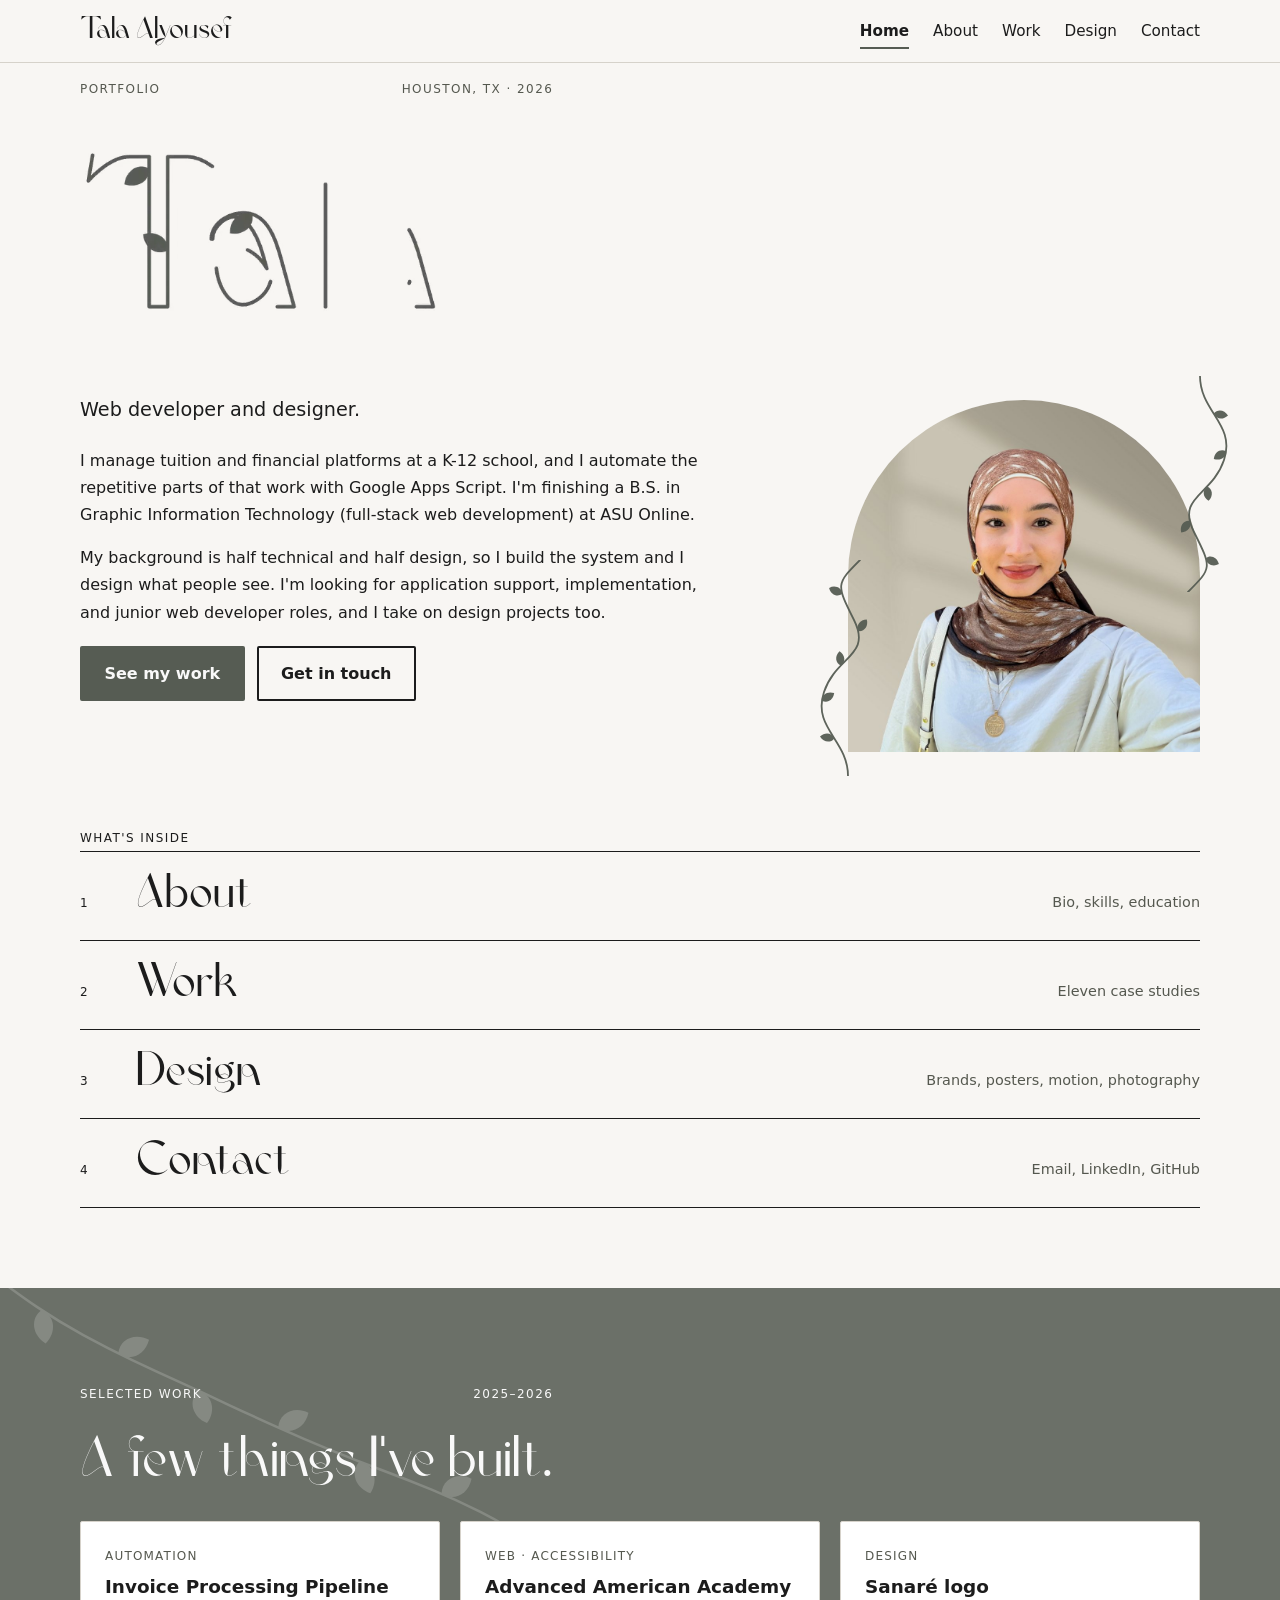
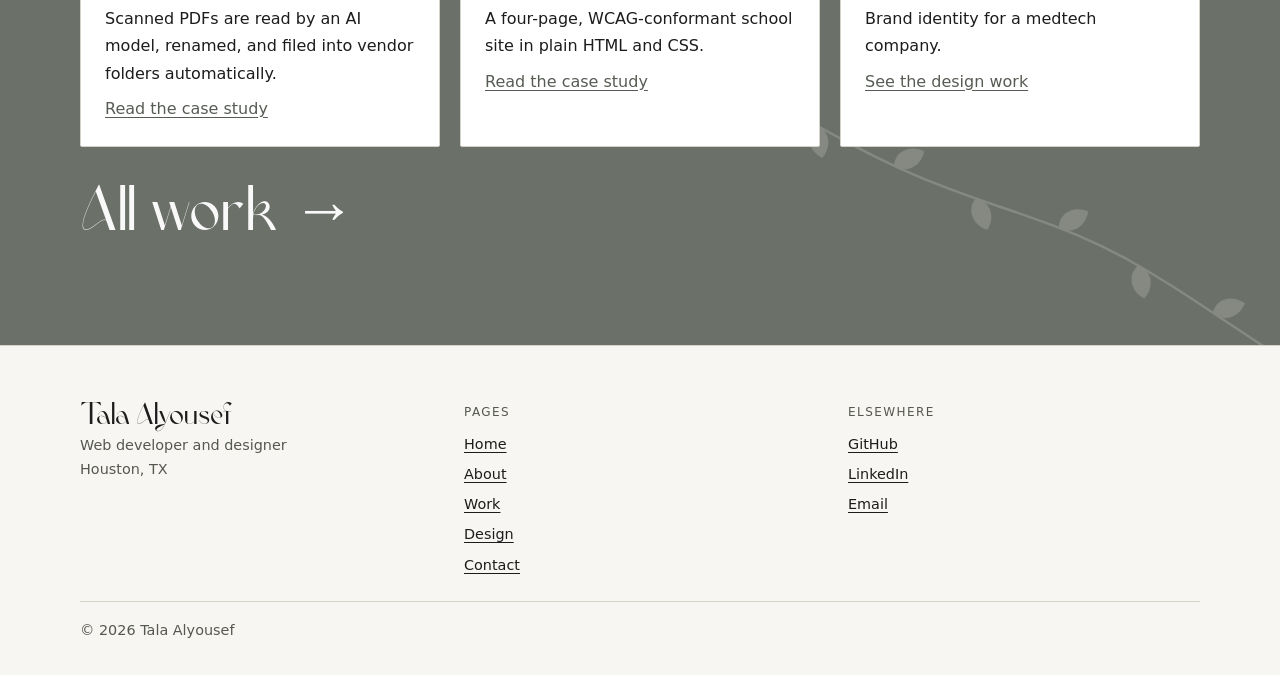
<file: index.html>
<!DOCTYPE html>
<html lang="en">
<head>
  <meta charset="utf-8">
  <meta name="viewport" content="width=device-width, initial-scale=1">
  <title>Tala Alyousef — Web Developer &amp; Designer</title>
  <meta name="description" content="Portfolio of Tala Alyousef, a Houston-based web developer and designer who builds automation tools, accessible websites, and brand identities.">
  <script>document.documentElement.classList.add("js")</script>
  <link rel="stylesheet" href="css/base.css">
  <link rel="stylesheet" href="css/theme-a.css">
</head>
<body>
  <a class="skip-link" href="#main">Skip to main content</a>

  <header class="site-header">
    <div class="wrap">
      <a class="brand" href="index.html">Tala Alyousef</a>
      <nav aria-label="Main">
        <ul class="nav-list">
          <li><a href="index.html" aria-current="page">Home</a></li>
          <li><a href="about.html">About</a></li>
          <li><a href="work.html">Work</a></li>
          <li><a href="design.html">Design</a></li>
          <li><a href="contact.html">Contact</a></li>
        </ul>
      </nav>
    </div>
  </header>

  <main id="main">
    <div class="wrap">
      <p class="meta label"><span>Portfolio</span><span>Houston, TX · 2026</span></p>
      <div class="hero-grid">
      <h1 class="typewriter"><span class="sr-only">Tala Alyousef</span><span class="tw-ghost" aria-hidden="true">Tala Alyousef</span><span class="tw-typed" aria-hidden="true" data-typewriter>Tala Alyousef</span></h1>
      <p class="lede">Web developer and designer.</p>
        <div class="intro">
        <p>I manage tuition and financial platforms at a K-12 school, and I automate the repetitive parts of that work with Google Apps Script. I'm finishing a B.S. in Graphic Information Technology (full-stack web development) at ASU Online.</p>
        <p>My background is half technical and half design, so I build the system and I design what people see. I'm looking for application support, implementation, and junior web developer roles, and I take on design projects too.</p>
        </div>
        <img class="portrait" src="assets/img/tala-alyousef-headshot.jpg" alt="Portrait of Tala Alyousef smiling, wearing a brown and cream patterned hijab, a light blouse, and gold hoop earrings against a warm beige background." width="900" height="900">
        <div class="actions">
        <a class="button" href="work.html">See my work</a>
        <a class="button secondary" href="contact.html">Get in touch</a>
        </div>
      </div>
    </div>


    <section class="section" aria-labelledby="index-heading">
      <div class="wrap">
        <h2 id="index-heading" class="label">What's inside</h2>
        <ul class="index">
          <li><a href="about.html"><span class="label">1</span><span class="index-title">About</span><span class="index-note">Bio, skills, education</span></a></li>
          <li><a href="work.html"><span class="label">2</span><span class="index-title">Work</span><span class="index-note">Eleven case studies</span></a></li>
          <li><a href="design.html"><span class="label">3</span><span class="index-title">Design</span><span class="index-note">Brands, posters, motion, photography</span></a></li>
          <li><a href="contact.html"><span class="label">4</span><span class="index-title">Contact</span><span class="index-note">Email, LinkedIn, GitHub</span></a></li>
        </ul>
      </div>
    </section>

    <section class="section band" aria-labelledby="selected-heading">
      <div class="wrap">
        <p class="meta label"><span>Selected work</span><span>2025–2026</span></p>
        <h2 id="selected-heading">A few things I've built.</h2>
        <div class="grid">
          <article class="card">
            <p class="tag">Automation</p>
            <h3>Invoice Processing Pipeline</h3>
            <p>Scanned PDFs are read by an AI model, renamed, and filed into vendor folders automatically.</p>
            <a href="work.html#invoice-pipeline">Read the case study</a>
          </article>
          <article class="card">
            <p class="tag">Web · Accessibility</p>
            <h3>Advanced American Academy</h3>
            <p>A four-page, WCAG-conformant school site in plain HTML and CSS.</p>
            <a href="work.html#aaa-site">Read the case study</a>
          </article>
          <article class="card">
            <p class="tag">Design</p>
            <h3>Sanaré logo</h3>
            <p>Brand identity for a medtech company.</p>
            <a href="design.html#sanare">See the design work</a>
          </article>
        </div>
        <p style="margin-top:2rem"><a class="band-link" href="work.html">All work →</a></p>
      </div>
    </section>
  </main>

  <footer class="site-footer">
    <div class="wrap footer-grid">
      <div>
        <p class="footer-name">Tala Alyousef</p>
        <p>Web developer and designer<br>Houston, TX</p>
      </div>
      <nav aria-label="Footer">
        <p class="label">Pages</p>
        <ul class="footer-links">
          <li><a href="index.html">Home</a></li>
          <li><a href="about.html">About</a></li>
          <li><a href="work.html">Work</a></li>
          <li><a href="design.html">Design</a></li>
          <li><a href="contact.html">Contact</a></li>
        </ul>
      </nav>
      <div>
        <p class="label">Elsewhere</p>
        <ul class="footer-links">
          <li><a href="https://github.com/talyous1" rel="noopener">GitHub</a></li>
          <li><a href="https://www.linkedin.com/in/tala-alyousef/" rel="noopener">LinkedIn</a></li>
          <li><a href="mailto:talaalyousef.06@gmail.com">Email</a></li>
        </ul>
      </div>
    </div>
    <div class="wrap">
      <p class="footer-legal">© 2026 Tala Alyousef</p>
    </div>
  </footer>
  <script src="js/main.js"></script>
</body>
</html>
</file>
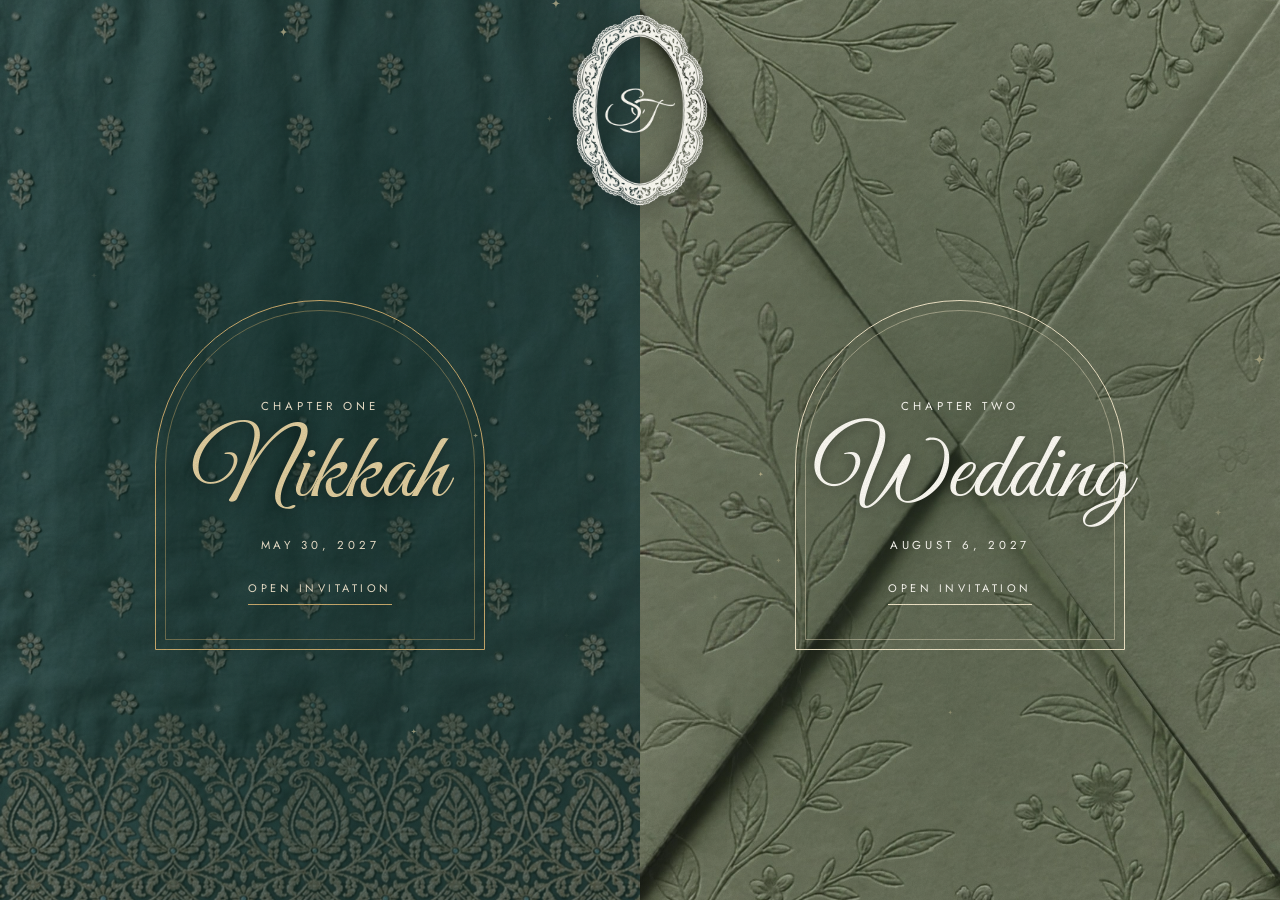
<file: sarim-and-tala/index.html>
<!doctype html>
<html lang="en">
<head>
<meta charset="utf-8">
<meta name="robots" content="noindex, nofollow">
<link rel="icon" type="image/svg+xml" href="favicon.svg">
<link rel="icon" type="image/png" sizes="32x32" href="favicon-32.png">
<link rel="apple-touch-icon" href="apple-touch-icon.png">
<meta name="viewport" content="width=device-width, initial-scale=1">
<link rel="preconnect" href="https://fonts.googleapis.com">
<link rel="preconnect" href="https://fonts.gstatic.com" crossorigin>
<link href="https://fonts.googleapis.com/css2?family=Amiri&family=Cormorant+Garamond:ital,wght@0,300;0,400;0,500;1,300;1,400&family=Jost:wght@300;400;500&family=Great+Vibes&display=swap" rel="stylesheet">
<link rel="stylesheet" href="css/style.css?v=mwwxynme">
<title>Sarim &amp; Tala</title>
<meta name="theme-color" content="#1c3f3b">
<link rel="stylesheet" href="css/phone.css?v=mwwxynme">
</head>
<body class="gate nikkah">
<div class="medallion lace" data-logo="lace"></div>
<main class="gate-wrap">
  <a class="door n" href="nikkah.html">
    <div class="arch">
      <p class="eyebrow">Chapter one</p>
      <span class="script">Nikkah</span>
      <p class="eyebrow" data-bind="dateShort@nikkah"></p>
      <span class="go">Open invitation</span>
    </div>
  </a>
  <a class="door w" href="wedding.html">
    <div class="arch">
      <p class="eyebrow">Chapter two</p>
      <span class="script">Wedding</span>
      <p class="eyebrow" data-bind="dateShort@wedding"></p>
      <span class="go">Open invitation</span>
    </div>
  </a>
</main>
<script src="js/config.js?v=mwwxynme"></script>
<script src="js/logo.js?v=mwwxynme"></script>
<script src="js/main.js?v=mwwxynme"></script>
</body>
</html>
</file>
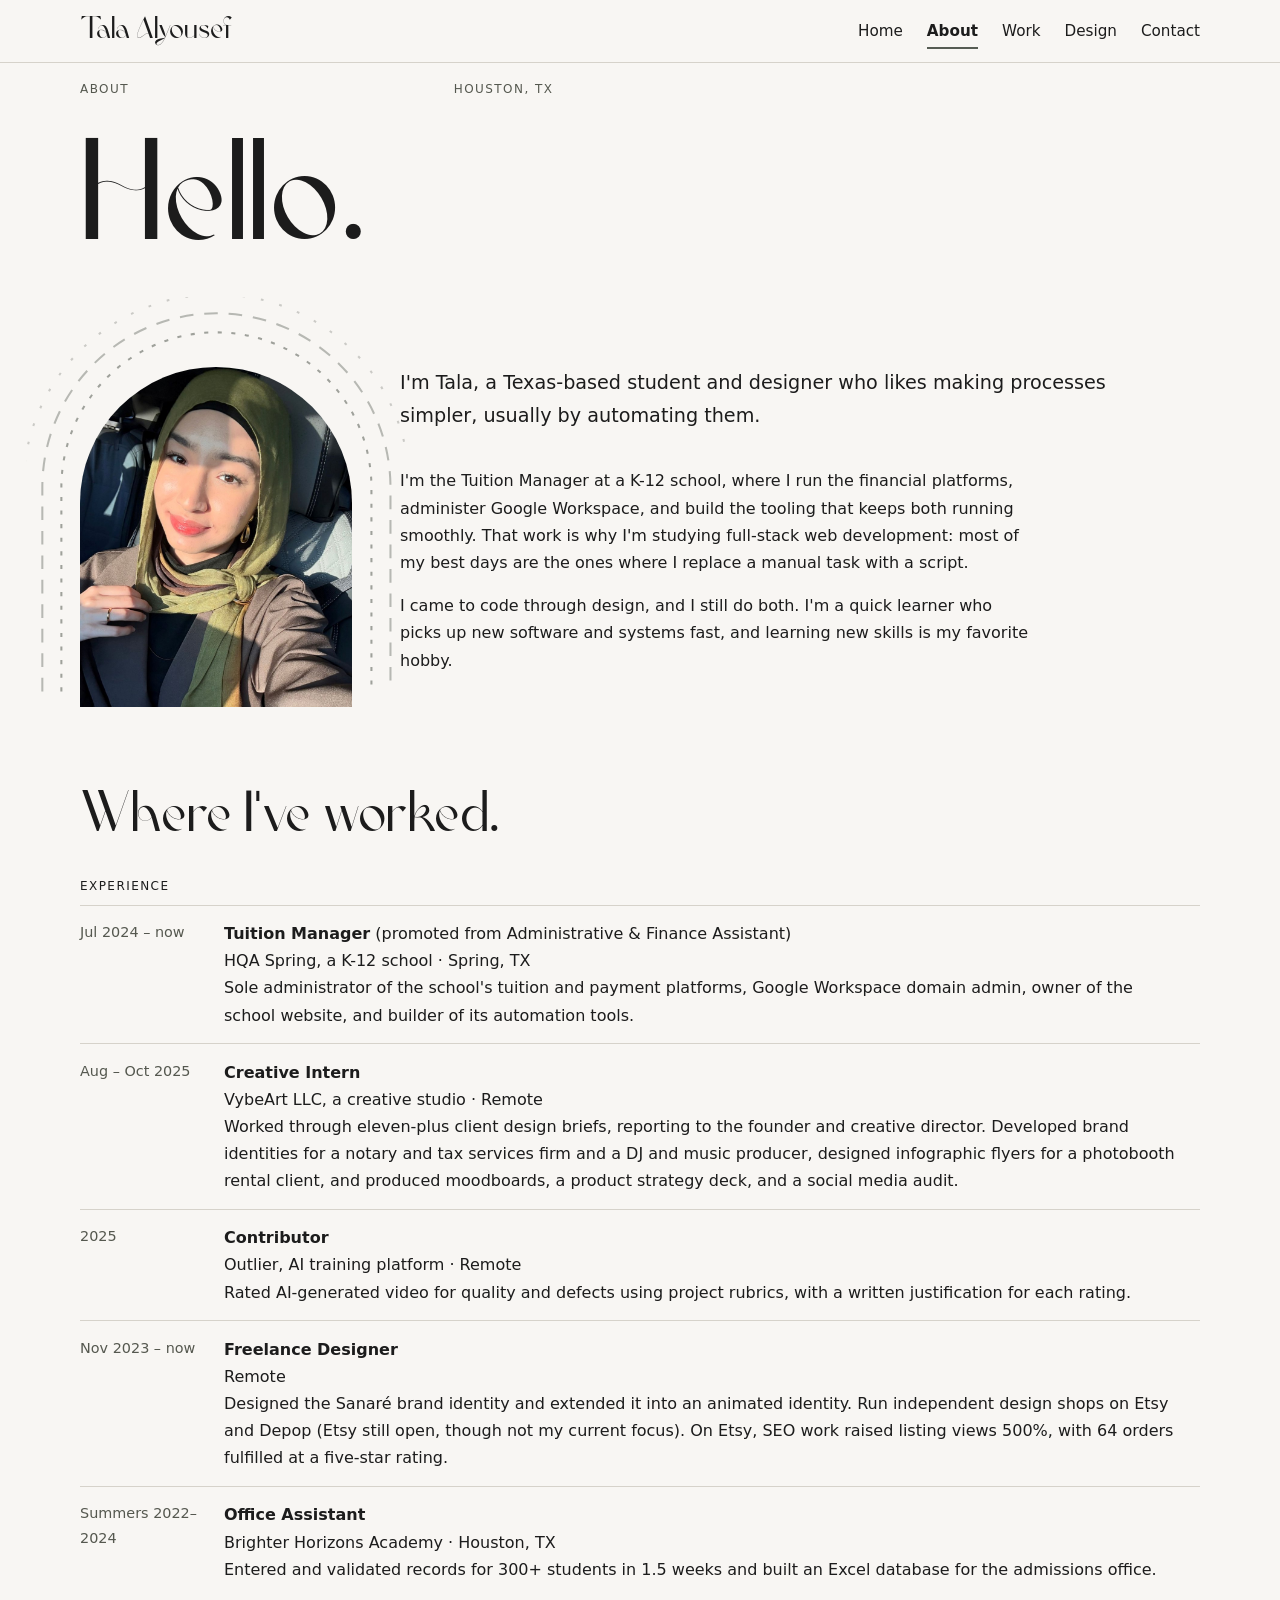
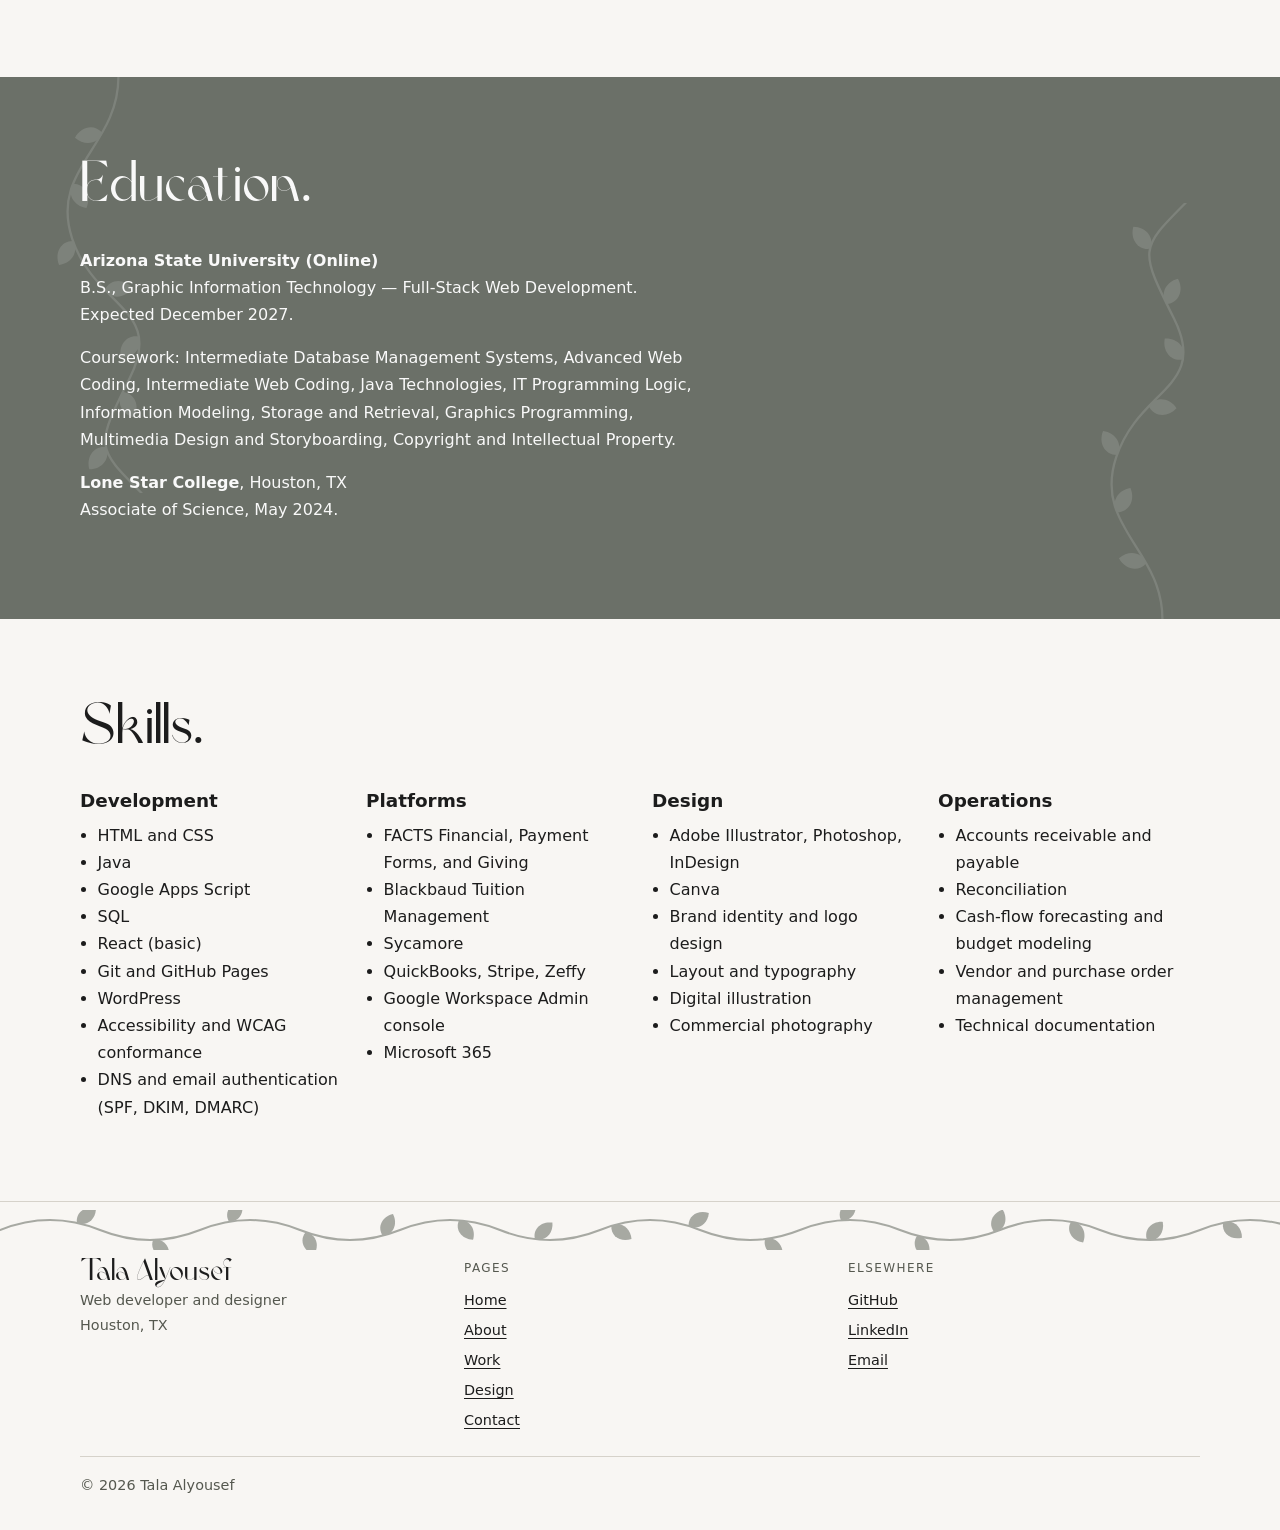
<file: about.html>
<!DOCTYPE html>
<html lang="en">
<head>
  <meta charset="utf-8">
  <meta name="viewport" content="width=device-width, initial-scale=1">
  <title>About — Tala Alyousef</title>
  <meta name="description" content="About Tala Alyousef: Tuition Manager, designer, and full-stack web development student at ASU Online. Skills, education, and experience.">
  <script>document.documentElement.classList.add("js")</script>
  <link rel="stylesheet" href="css/base.css">
  <link rel="stylesheet" href="css/theme-a.css">
</head>
<body>
  <a class="skip-link" href="#main">Skip to main content</a>

  <header class="site-header">
    <div class="wrap">
      <a class="brand" href="index.html">Tala Alyousef</a>
      <nav aria-label="Main">
        <ul class="nav-list">
          <li><a href="index.html">Home</a></li>
          <li><a href="about.html" aria-current="page">About</a></li>
          <li><a href="work.html">Work</a></li>
          <li><a href="design.html">Design</a></li>
          <li><a href="contact.html">Contact</a></li>
        </ul>
      </nav>
    </div>
  </header>

  <main id="main">
    <div class="wrap">
      <p class="meta label"><span>About</span><span>Houston, TX</span></p>
      <h1>Hello.</h1>
      <div class="about-hero">
        <img class="portrait" src="assets/img/tala-alyousef-olive.jpg" alt="Tala smiling softly in an olive green hijab and a brown blazer, lit by warm sunlight." width="900" height="1125">
        <div class="intro">
        <p class="lede">I'm Tala, a Texas-based student and designer who likes making processes simpler, usually by automating them.</p>
        <div>
          <p>I'm the Tuition Manager at a K-12 school, where I run the financial platforms, administer Google Workspace, and build the tooling that keeps both running smoothly. That work is why I'm studying full-stack web development: most of my best days are the ones where I replace a manual task with a script.</p>
          <p>I came to code through design, and I still do both. I'm a quick learner who picks up new software and systems fast, and learning new skills is my favorite hobby.</p>
        </div>
      </div>
      </div>
    </div>

    <section class="section" aria-labelledby="exp-heading">
      <div class="wrap">
        <h2 id="exp-heading">Where I've worked.</h2>
        <table class="timeline">
          <caption class="label" style="text-align:left;padding-bottom:0.5rem">Experience</caption>
          <tbody>
            <tr><th scope="row">Jul 2024 – now</th><td><strong>Tuition Manager</strong> (promoted from Administrative &amp; Finance Assistant)<br>HQA Spring, a K-12 school · Spring, TX<br>Sole administrator of the school's tuition and payment platforms, Google Workspace domain admin, owner of the school website, and builder of its automation tools.</td></tr>
            <tr><th scope="row">Aug – Oct 2025</th><td><strong>Creative Intern</strong><br>VybeArt LLC, a creative studio · Remote<br>Worked through eleven-plus client design briefs, reporting to the founder and creative director. Developed brand identities for a notary and tax services firm and a DJ and music producer, designed infographic flyers for a photobooth rental client, and produced moodboards, a product strategy deck, and a social media audit.</td></tr>
            <tr><th scope="row">2025</th><td><strong>Contributor</strong><br>Outlier, AI training platform · Remote<br>Rated AI-generated video for quality and defects using project rubrics, with a written justification for each rating.</td></tr>
            <tr><th scope="row">Nov 2023 – now</th><td><strong>Freelance Designer</strong><br>Remote<br>Designed the Sanaré brand identity and extended it into an animated identity. Run independent design shops on Etsy and Depop (Etsy still open, though not my current focus). On Etsy, SEO work raised listing views 500%, with 64 orders fulfilled at a five-star rating.</td></tr>
            <tr><th scope="row">Summers 2022–2024</th><td><strong>Office Assistant</strong><br>Brighter Horizons Academy · Houston, TX<br>Entered and validated records for 300+ students in 1.5 weeks and built an Excel database for the admissions office.</td></tr>
          </tbody>
        </table>
      </div>
    </section>

    <section class="section band" aria-labelledby="edu-heading">
      <div class="wrap">
        <h2 id="edu-heading">Education.</h2>
        <p><strong>Arizona State University (Online)</strong><br>B.S., Graphic Information Technology — Full-Stack Web Development. Expected December 2027.</p>
        <p>Coursework: Intermediate Database Management Systems, Advanced Web Coding, Intermediate Web Coding, Java Technologies, IT Programming Logic, Information Modeling, Storage and Retrieval, Graphics Programming, Multimedia Design and Storyboarding, Copyright and Intellectual Property.</p>
        <p><strong>Lone Star College</strong>, Houston, TX<br>Associate of Science, May 2024.</p>
      </div>
    </section>

    <section class="section" aria-labelledby="skills-heading">
      <div class="wrap">
        <h2 id="skills-heading">Skills.</h2>
        <div class="skills">
          <div>
            <h3>Development</h3>
            <ul>
              <li>HTML and CSS</li>
              <li>Java</li>
              <li>Google Apps Script</li>
              <li>SQL</li>
              <li>React (basic)</li>
              <li>Git and GitHub Pages</li>
              <li>WordPress</li>
              <li>Accessibility and WCAG conformance</li>
              <li>DNS and email authentication (SPF, DKIM, DMARC)</li>
            </ul>
          </div>
          <div>
            <h3>Platforms</h3>
            <ul>
              <li>FACTS Financial, Payment Forms, and Giving</li>
              <li>Blackbaud Tuition Management</li>
              <li>Sycamore</li>
              <li>QuickBooks, Stripe, Zeffy</li>
              <li>Google Workspace Admin console</li>
              <li>Microsoft 365</li>
            </ul>
          </div>
          <div>
            <h3>Design</h3>
            <ul>
              <li>Adobe Illustrator, Photoshop, InDesign</li>
              <li>Canva</li>
              <li>Brand identity and logo design</li>
              <li>Layout and typography</li>
              <li>Digital illustration</li>
              <li>Commercial photography</li>
            </ul>
          </div>
          <div>
            <h3>Operations</h3>
            <ul>
              <li>Accounts receivable and payable</li>
              <li>Reconciliation</li>
              <li>Cash-flow forecasting and budget modeling</li>
              <li>Vendor and purchase order management</li>
              <li>Technical documentation</li>
            </ul>
          </div>
        </div>
      </div>
    </section>
  </main>

  <footer class="site-footer">
    <div class="wrap footer-grid">
      <div>
        <p class="footer-name">Tala Alyousef</p>
        <p>Web developer and designer<br>Houston, TX</p>
      </div>
      <nav aria-label="Footer">
        <p class="label">Pages</p>
        <ul class="footer-links">
          <li><a href="index.html">Home</a></li>
          <li><a href="about.html">About</a></li>
          <li><a href="work.html">Work</a></li>
          <li><a href="design.html">Design</a></li>
          <li><a href="contact.html">Contact</a></li>
        </ul>
      </nav>
      <div>
        <p class="label">Elsewhere</p>
        <ul class="footer-links">
          <li><a href="https://github.com/talyous1" rel="noopener">GitHub</a></li>
          <li><a href="https://www.linkedin.com/in/tala-alyousef/" rel="noopener">LinkedIn</a></li>
          <li><a href="mailto:talaalyousef.06@gmail.com">Email</a></li>
        </ul>
      </div>
    </div>
    <div class="wrap">
      <p class="footer-legal">© 2026 Tala Alyousef</p>
    </div>
  </footer>
  <script src="js/main.js"></script>
</body>
</html>
</file>
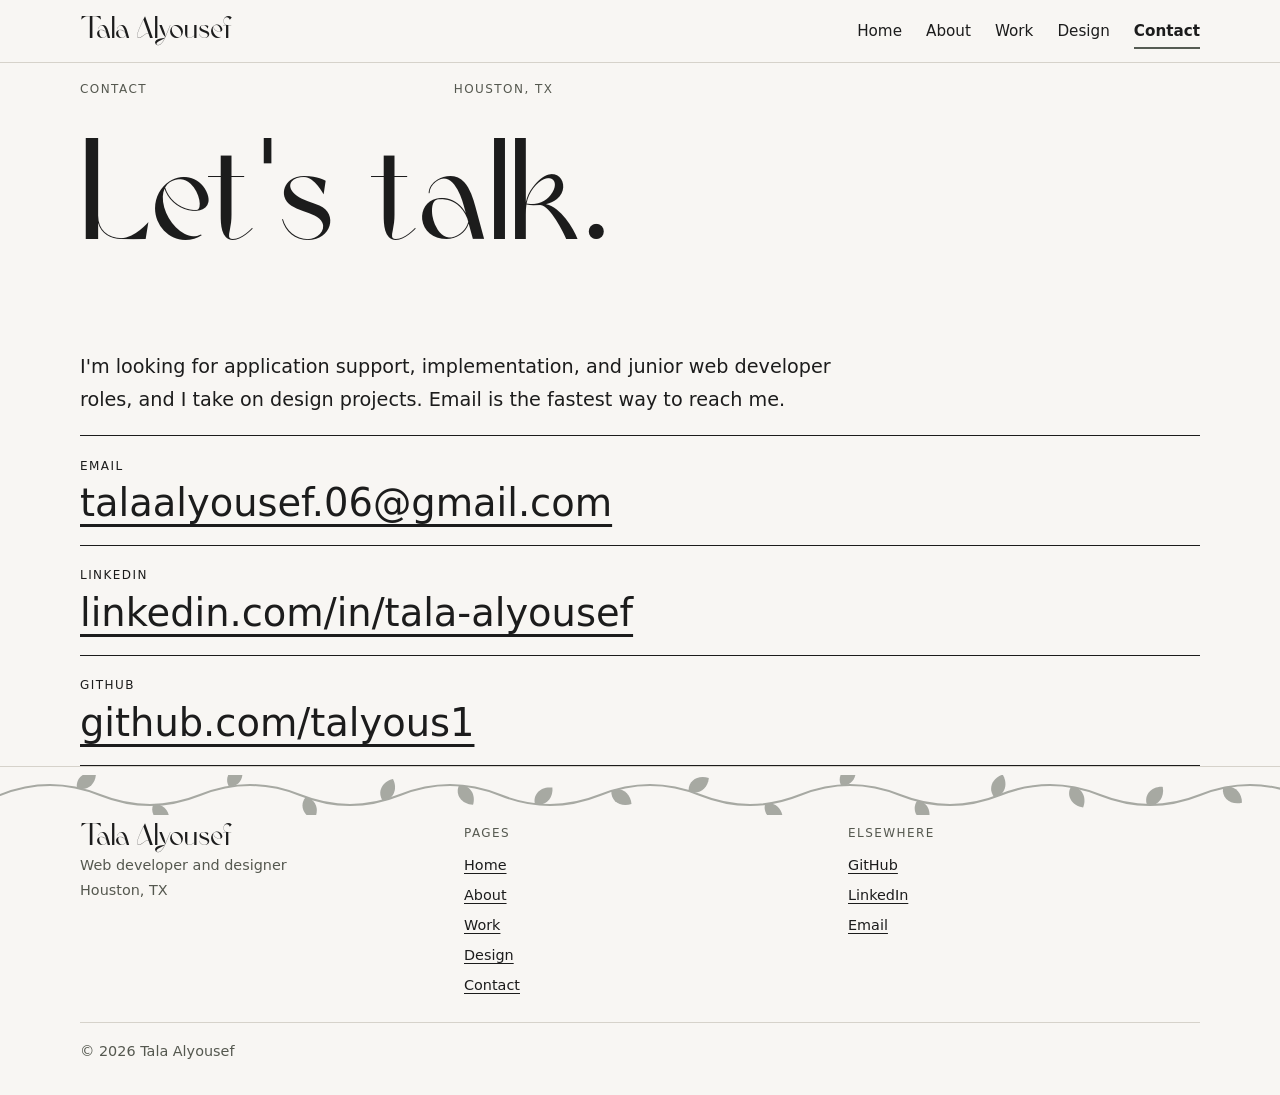
<file: contact.html>
<!DOCTYPE html>
<html lang="en">
<head>
  <meta charset="utf-8">
  <meta name="viewport" content="width=device-width, initial-scale=1">
  <title>Contact — Tala Alyousef</title>
  <meta name="description" content="Contact Tala Alyousef by email, LinkedIn, or GitHub.">
  <script>document.documentElement.classList.add("js")</script>
  <link rel="stylesheet" href="css/base.css">
  <link rel="stylesheet" href="css/theme-a.css">
</head>
<body>
  <a class="skip-link" href="#main">Skip to main content</a>

  <header class="site-header">
    <div class="wrap">
      <a class="brand" href="index.html">Tala Alyousef</a>
      <nav aria-label="Main">
        <ul class="nav-list">
          <li><a href="index.html">Home</a></li>
          <li><a href="about.html">About</a></li>
          <li><a href="work.html">Work</a></li>
          <li><a href="design.html">Design</a></li>
          <li><a href="contact.html" aria-current="page">Contact</a></li>
        </ul>
      </nav>
    </div>
  </header>

  <main id="main">
    <div class="wrap">
      <p class="meta label"><span>Contact</span><span>Houston, TX</span></p>
      <h1>Let's talk.</h1>
      <p class="lede">I'm looking for application support, implementation, and junior web developer roles, and I take on design projects. Email is the fastest way to reach me.</p>

      <ul class="contact-list section">
        <li><span class="label">Email</span><a href="mailto:talaalyousef.06@gmail.com">talaalyousef.06@gmail.com</a></li>
        <li><span class="label">LinkedIn</span><a href="https://www.linkedin.com/in/tala-alyousef/" rel="noopener">linkedin.com/in/tala-alyousef</a></li>
        <li><span class="label">GitHub</span><a href="https://github.com/talyous1" rel="noopener">github.com/talyous1</a></li>
      </ul>
    </div>
  </main>

  <footer class="site-footer">
    <div class="wrap footer-grid">
      <div>
        <p class="footer-name">Tala Alyousef</p>
        <p>Web developer and designer<br>Houston, TX</p>
      </div>
      <nav aria-label="Footer">
        <p class="label">Pages</p>
        <ul class="footer-links">
          <li><a href="index.html">Home</a></li>
          <li><a href="about.html">About</a></li>
          <li><a href="work.html">Work</a></li>
          <li><a href="design.html">Design</a></li>
          <li><a href="contact.html">Contact</a></li>
        </ul>
      </nav>
      <div>
        <p class="label">Elsewhere</p>
        <ul class="footer-links">
          <li><a href="https://github.com/talyous1" rel="noopener">GitHub</a></li>
          <li><a href="https://www.linkedin.com/in/tala-alyousef/" rel="noopener">LinkedIn</a></li>
          <li><a href="mailto:talaalyousef.06@gmail.com">Email</a></li>
        </ul>
      </div>
    </div>
    <div class="wrap">
      <p class="footer-legal">© 2026 Tala Alyousef</p>
    </div>
  </footer>
  <script src="js/main.js"></script>
</body>
</html>
</file>
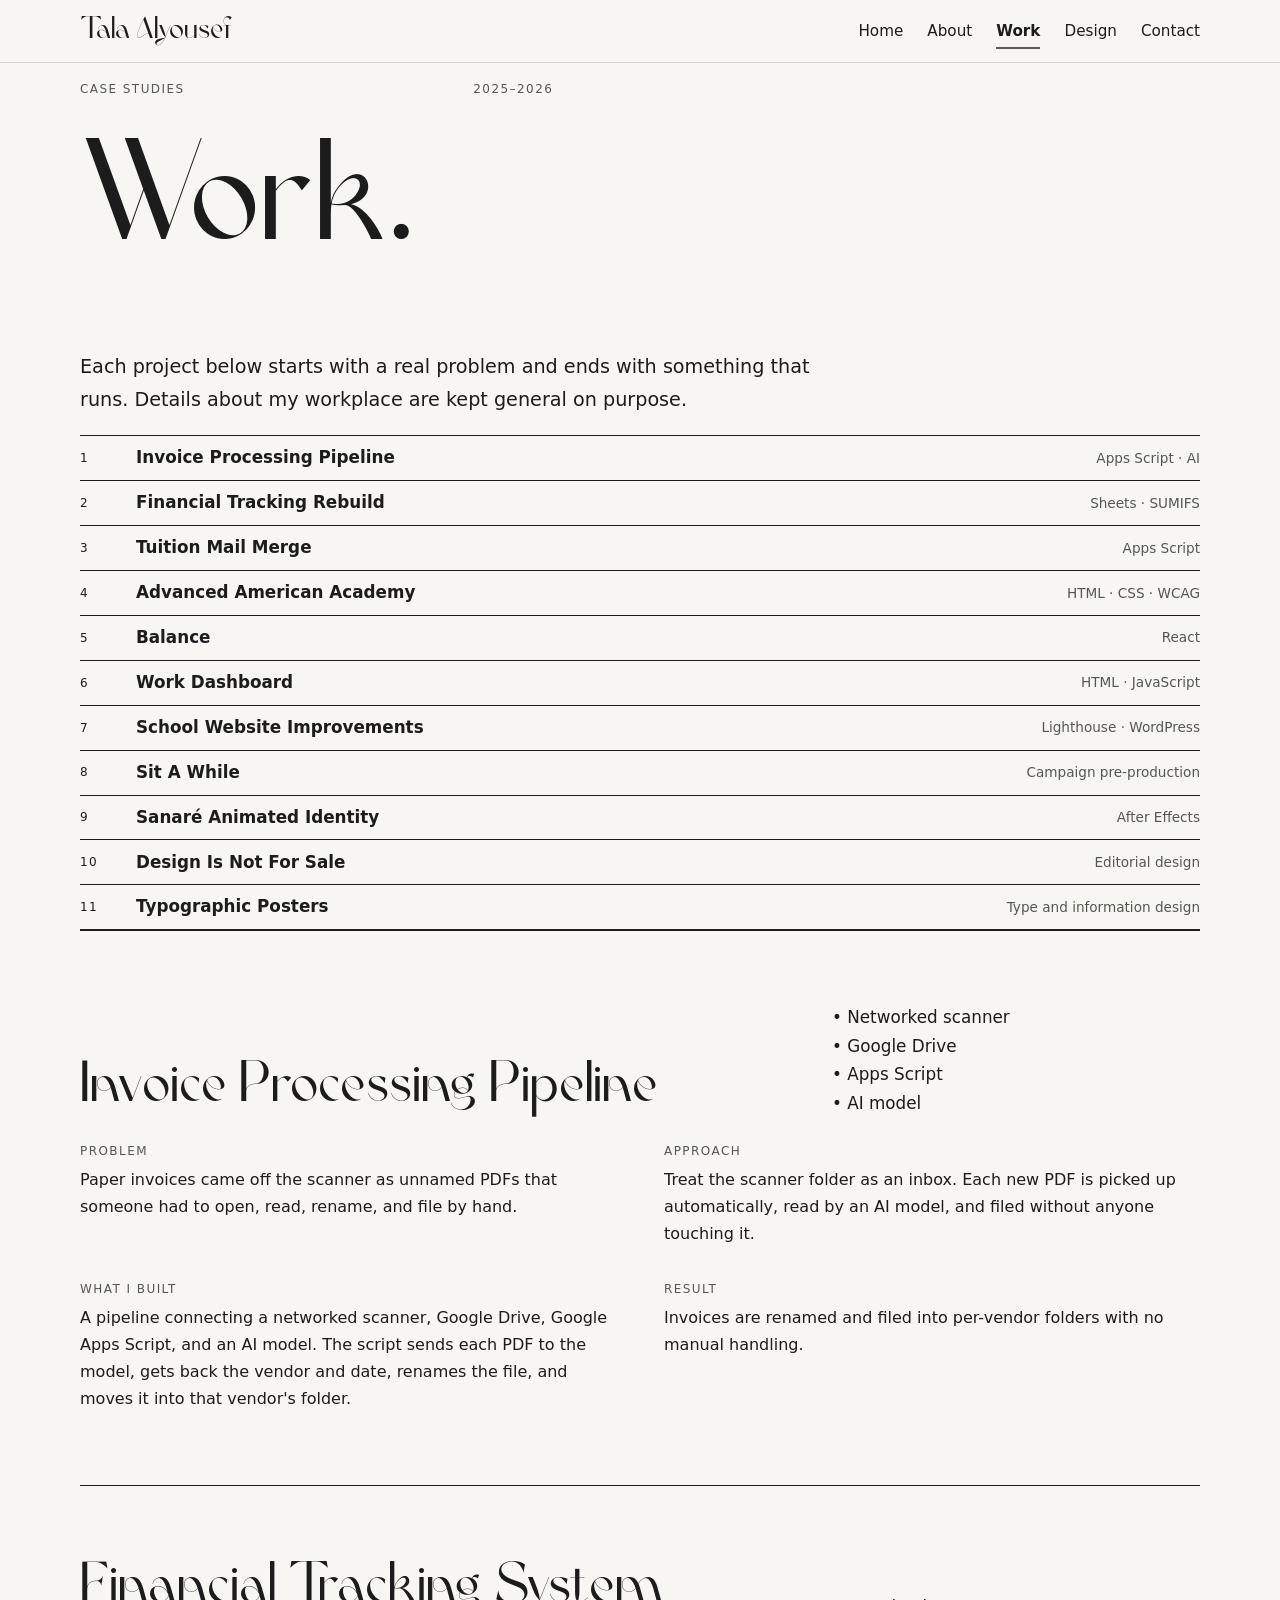
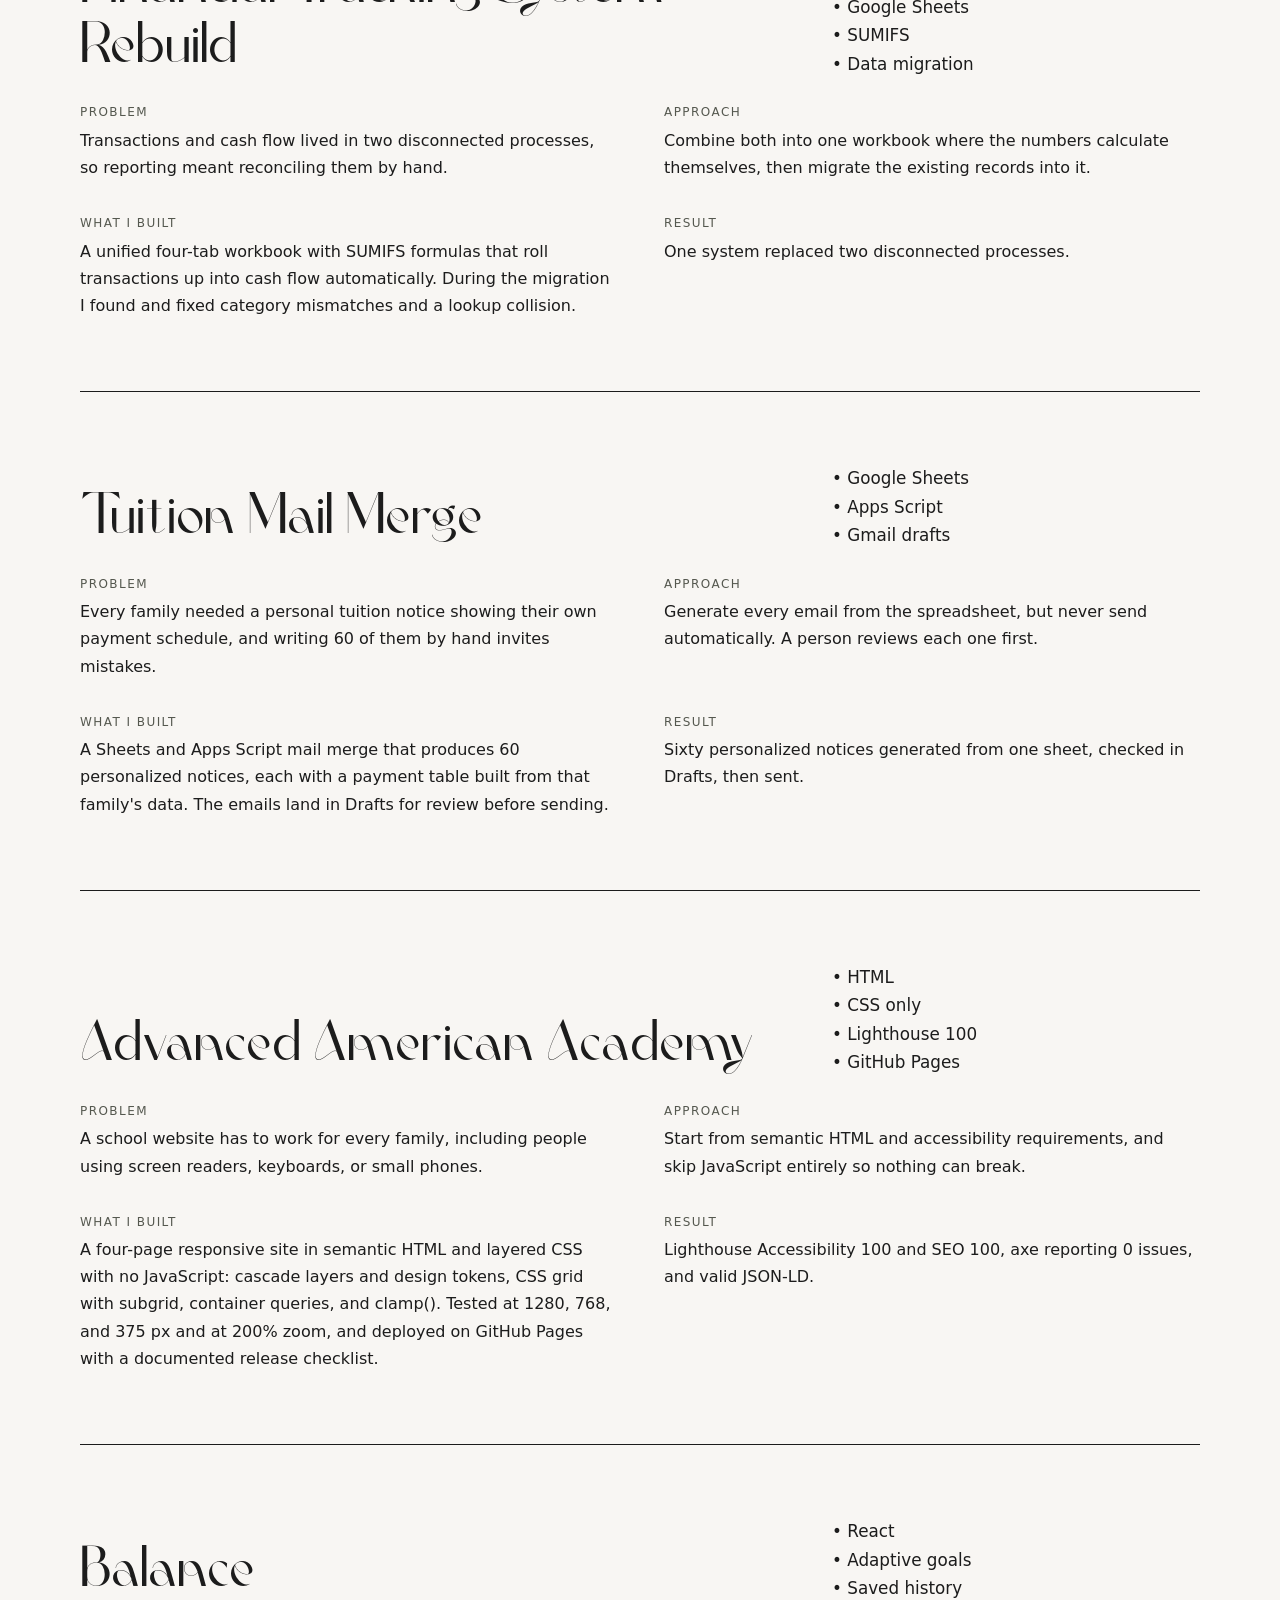
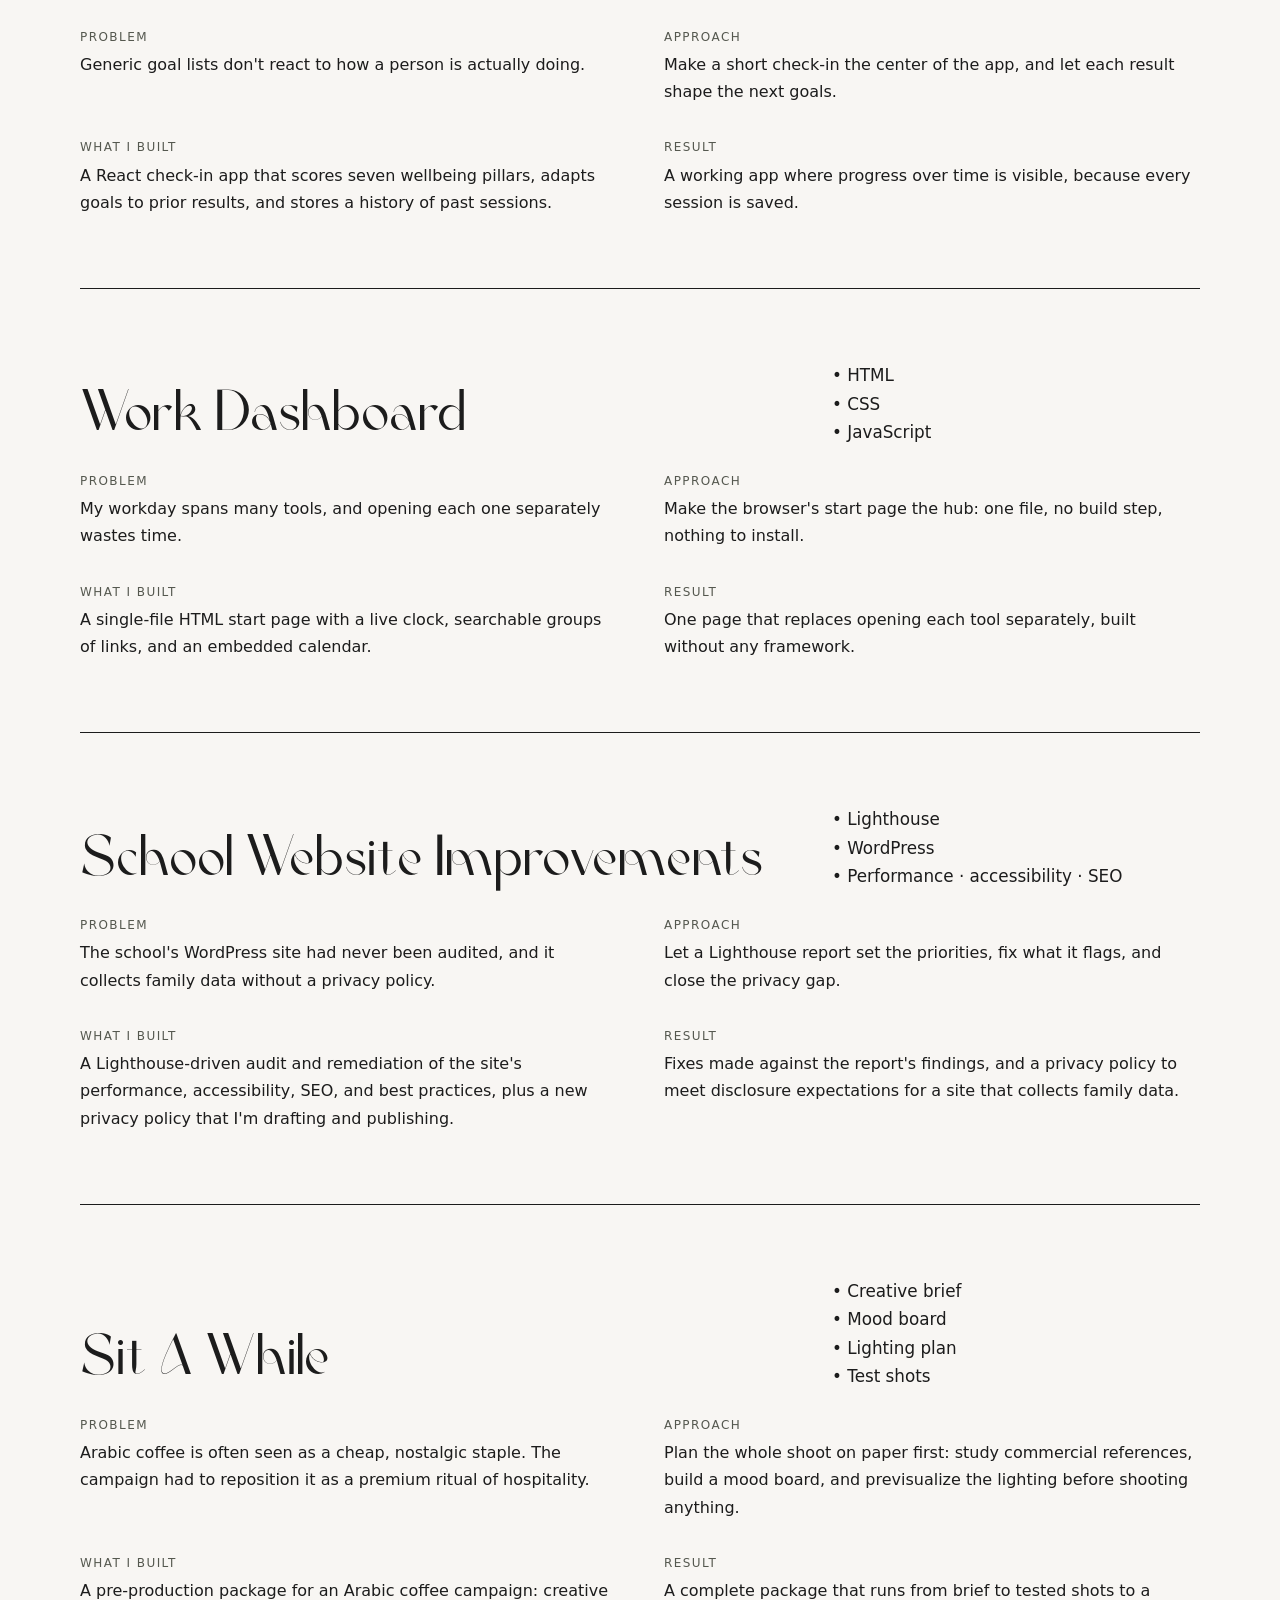
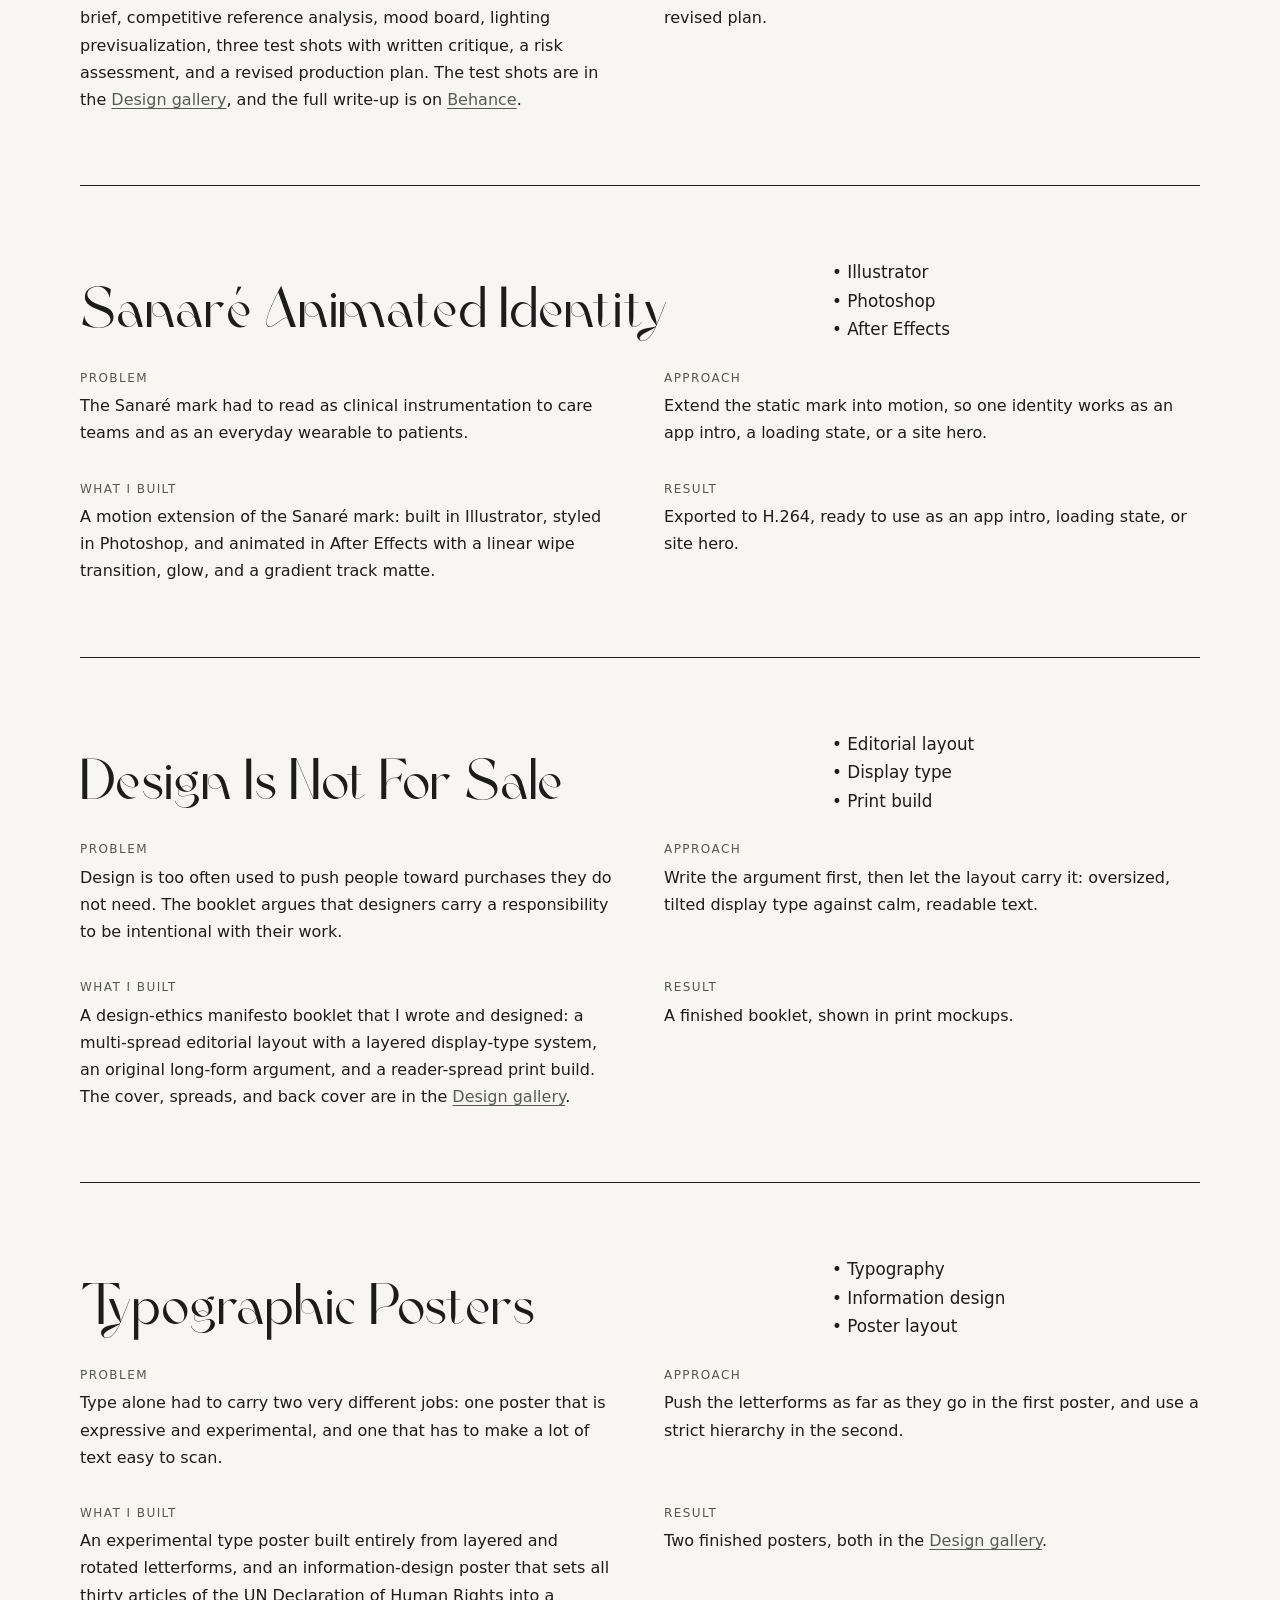
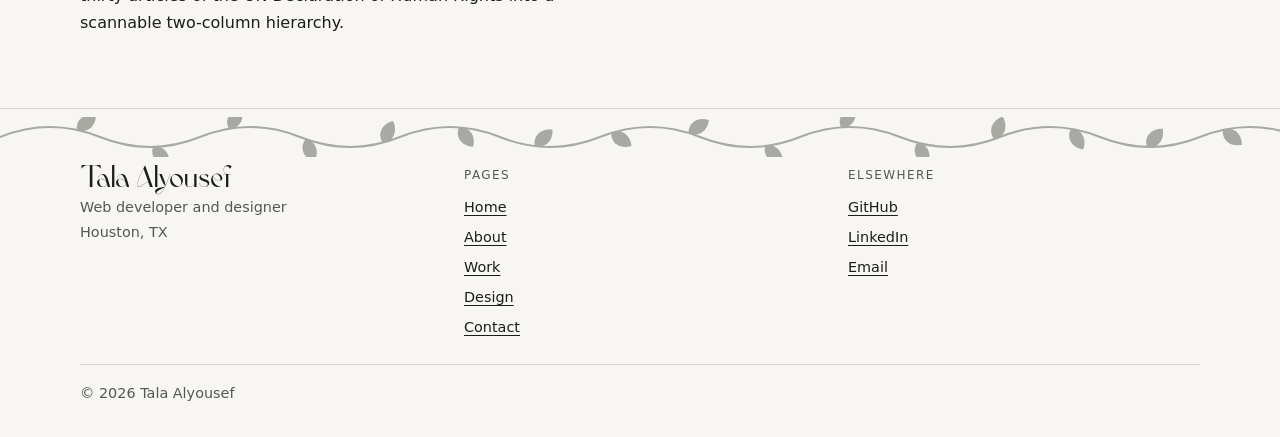
<file: work.html>
<!DOCTYPE html>
<html lang="en">
<head>
  <meta charset="utf-8">
  <meta name="viewport" content="width=device-width, initial-scale=1">
  <title>Work — Tala Alyousef</title>
  <meta name="description" content="Case studies: an AI-assisted invoice pipeline, a financial tracking rebuild, a tuition mail merge, an accessible school website, a React check-in app, a work dashboard, a school website audit, a coffee campaign, an animated identity, a design manifesto, and typographic posters.">
  <script>document.documentElement.classList.add("js")</script>
  <link rel="stylesheet" href="css/base.css">
  <link rel="stylesheet" href="css/theme-a.css">
</head>
<body>
  <a class="skip-link" href="#main">Skip to main content</a>

  <header class="site-header">
    <div class="wrap">
      <a class="brand" href="index.html">Tala Alyousef</a>
      <nav aria-label="Main">
        <ul class="nav-list">
          <li><a href="index.html">Home</a></li>
          <li><a href="about.html">About</a></li>
          <li><a href="work.html" aria-current="page">Work</a></li>
          <li><a href="design.html">Design</a></li>
          <li><a href="contact.html">Contact</a></li>
        </ul>
      </nav>
    </div>
  </header>

  <main id="main">
    <div class="wrap">
      <p class="meta label"><span>Case studies</span><span>2025–2026</span></p>
      <h1>Work.</h1>
      <p class="lede">Each project below starts with a real problem and ends with something that runs. Details about my workplace are kept general on purpose.</p>

      <ul class="index index-compact" aria-label="Jump to a project">
        <li><a href="#invoice-pipeline"><span class="label">1</span><span class="index-title">Invoice Processing Pipeline</span><span class="index-note">Apps Script · AI</span></a></li>
        <li><a href="#financial-tracking"><span class="label">2</span><span class="index-title">Financial Tracking Rebuild</span><span class="index-note">Sheets · SUMIFS</span></a></li>
        <li><a href="#mail-merge"><span class="label">3</span><span class="index-title">Tuition Mail Merge</span><span class="index-note">Apps Script</span></a></li>
        <li><a href="#aaa-site"><span class="label">4</span><span class="index-title">Advanced American Academy</span><span class="index-note">HTML · CSS · WCAG</span></a></li>
        <li><a href="#balance"><span class="label">5</span><span class="index-title">Balance</span><span class="index-note">React</span></a></li>
        <li><a href="#work-dashboard"><span class="label">6</span><span class="index-title">Work Dashboard</span><span class="index-note">HTML · JavaScript</span></a></li>
        <li><a href="#site-improvements"><span class="label">7</span><span class="index-title">School Website Improvements</span><span class="index-note">Lighthouse · WordPress</span></a></li>
        <li><a href="#sit-a-while"><span class="label">8</span><span class="index-title">Sit A While</span><span class="index-note">Campaign pre-production</span></a></li>
        <li><a href="#sanare-animated"><span class="label">9</span><span class="index-title">Sanaré Animated Identity</span><span class="index-note">After Effects</span></a></li>
        <li><a href="#manifesto"><span class="label">10</span><span class="index-title">Design Is Not For Sale</span><span class="index-note">Editorial design</span></a></li>
        <li><a href="#type-posters"><span class="label">11</span><span class="index-title">Typographic Posters</span><span class="index-note">Type and information design</span></a></li>
      </ul>
    </div>

    <div class="wrap">

      <!-- ===== 1. Invoice pipeline ===== -->
      <article class="project" id="invoice-pipeline">
        <div class="project-head">
          <h2>Invoice Processing Pipeline</h2>
          <ul class="chips"><li>Networked scanner</li><li>Google Drive</li><li>Apps Script</li><li>AI model</li></ul>
        </div>
        <dl class="facts">
          <div><dt>Problem</dt><dd>Paper invoices came off the scanner as unnamed PDFs that someone had to open, read, rename, and file by hand.</dd></div>
          <div><dt>Approach</dt><dd>Treat the scanner folder as an inbox. Each new PDF is picked up automatically, read by an AI model, and filed without anyone touching it.</dd></div>
          <div><dt>What I built</dt><dd>A pipeline connecting a networked scanner, Google Drive, Google Apps Script, and an AI model. The script sends each PDF to the model, gets back the vendor and date, renames the file, and moves it into that vendor's folder.</dd></div>
          <div><dt>Result</dt><dd>Invoices are renamed and filed into per-vendor folders with no manual handling. <!-- TODO: add a real number here (invoices per month, minutes saved per week) --></dd></div>
        </dl>
      </article>

      <!-- ===== 2. Financial tracking ===== -->
      <article class="project" id="financial-tracking">
        <div class="project-head">
          <h2>Financial Tracking System Rebuild</h2>
          <ul class="chips"><li>Google Sheets</li><li>SUMIFS</li><li>Data migration</li></ul>
        </div>
        <dl class="facts">
          <div><dt>Problem</dt><dd>Transactions and cash flow lived in two disconnected processes, so reporting meant reconciling them by hand.</dd></div>
          <div><dt>Approach</dt><dd>Combine both into one workbook where the numbers calculate themselves, then migrate the existing records into it.</dd></div>
          <div><dt>What I built</dt><dd>A unified four-tab workbook with SUMIFS formulas that roll transactions up into cash flow automatically. During the migration I found and fixed category mismatches and a lookup collision.</dd></div>
          <div><dt>Result</dt><dd>One system replaced two disconnected processes. <!-- TODO: add a real number (hours saved, errors caught) --></dd></div>
        </dl>
      </article>

      <!-- ===== 3. Mail merge ===== -->
      <article class="project" id="mail-merge">
        <div class="project-head">
          <h2>Tuition Mail Merge</h2>
          <ul class="chips"><li>Google Sheets</li><li>Apps Script</li><li>Gmail drafts</li></ul>
        </div>
        <dl class="facts">
          <div><dt>Problem</dt><dd>Every family needed a personal tuition notice showing their own payment schedule, and writing 60 of them by hand invites mistakes.</dd></div>
          <div><dt>Approach</dt><dd>Generate every email from the spreadsheet, but never send automatically. A person reviews each one first.</dd></div>
          <div><dt>What I built</dt><dd>A Sheets and Apps Script mail merge that produces 60 personalized notices, each with a payment table built from that family's data. The emails land in Drafts for review before sending.</dd></div>
          <div><dt>Result</dt><dd>Sixty personalized notices generated from one sheet, checked in Drafts, then sent.</dd></div>
        </dl>
      </article>

      <!-- ===== 4. Advanced American Academy ===== -->
      <article class="project" id="aaa-site">
        <div class="project-head">
          <h2>Advanced American Academy</h2>
          <ul class="chips"><li>HTML</li><li>CSS only</li><li>Lighthouse 100</li><li>GitHub Pages</li></ul>
        </div>
        <dl class="facts">
          <div><dt>Problem</dt><dd>A school website has to work for every family, including people using screen readers, keyboards, or small phones.</dd></div>
          <div><dt>Approach</dt><dd>Start from semantic HTML and accessibility requirements, and skip JavaScript entirely so nothing can break.</dd></div>
          <div><dt>What I built</dt><dd>A four-page responsive site in semantic HTML and layered CSS with no JavaScript: cascade layers and design tokens, CSS grid with subgrid, container queries, and clamp(). Tested at 1280, 768, and 375 px and at 200% zoom, and deployed on GitHub Pages with a documented release checklist. <!-- TODO: add live link and repo link --></dd></div>
          <div><dt>Result</dt><dd>Lighthouse Accessibility 100 and SEO 100, axe reporting 0 issues, and valid JSON-LD.</dd></div>
        </dl>
      </article>

      <!-- ===== 5. Balance ===== -->
      <article class="project" id="balance">
        <div class="project-head">
          <h2>Balance</h2>
          <ul class="chips"><li>React</li><li>Adaptive goals</li><li>Saved history</li></ul>
        </div>
        <dl class="facts">
          <div><dt>Problem</dt><dd>Generic goal lists don't react to how a person is actually doing.</dd></div>
          <div><dt>Approach</dt><dd>Make a short check-in the center of the app, and let each result shape the next goals.</dd></div>
          <div><dt>What I built</dt><dd>A React check-in app that scores seven wellbeing pillars, adapts goals to prior results, and stores a history of past sessions. <!-- TODO: add live link and repo link --></dd></div>
          <div><dt>Result</dt><dd>A working app where progress over time is visible, because every session is saved.</dd></div>
        </dl>
      </article>

      <!-- ===== 6. Work Dashboard ===== -->
      <article class="project" id="work-dashboard">
        <div class="project-head">
          <h2>Work Dashboard</h2>
          <ul class="chips"><li>HTML</li><li>CSS</li><li>JavaScript</li></ul>
        </div>
        <dl class="facts">
          <div><dt>Problem</dt><dd>My workday spans many tools, and opening each one separately wastes time.</dd></div>
          <div><dt>Approach</dt><dd>Make the browser's start page the hub: one file, no build step, nothing to install.</dd></div>
          <div><dt>What I built</dt><dd>A single-file HTML start page with a live clock, searchable groups of links, and an embedded calendar. <!-- TODO: add live link and repo link --></dd></div>
          <div><dt>Result</dt><dd>One page that replaces opening each tool separately, built without any framework.</dd></div>
        </dl>
      </article>

      <!-- ===== 7. School website improvements ===== -->
      <article class="project" id="site-improvements">
        <div class="project-head">
          <h2>School Website Improvements</h2>
          <ul class="chips"><li>Lighthouse</li><li>WordPress</li><li>Performance · accessibility · SEO</li></ul>
        </div>
        <dl class="facts">
          <div><dt>Problem</dt><dd>The school's WordPress site had never been audited, and it collects family data without a privacy policy.</dd></div>
          <div><dt>Approach</dt><dd>Let a Lighthouse report set the priorities, fix what it flags, and close the privacy gap.</dd></div>
          <div><dt>What I built</dt><dd>A Lighthouse-driven audit and remediation of the site's performance, accessibility, SEO, and best practices, plus a new privacy policy that I'm drafting and publishing.</dd></div>
          <div><dt>Result</dt><dd>Fixes made against the report's findings, and a privacy policy to meet disclosure expectations for a site that collects family data. <!-- TODO: add before/after Lighthouse scores --></dd></div>
        </dl>
      </article>

      <!-- ===== 8. Sit A While ===== -->
      <article class="project" id="sit-a-while">
        <div class="project-head">
          <h2>Sit A While</h2>
          <ul class="chips"><li>Creative brief</li><li>Mood board</li><li>Lighting plan</li><li>Test shots</li></ul>
        </div>
        <dl class="facts">
          <div><dt>Problem</dt><dd>Arabic coffee is often seen as a cheap, nostalgic staple. The campaign had to reposition it as a premium ritual of hospitality.</dd></div>
          <div><dt>Approach</dt><dd>Plan the whole shoot on paper first: study commercial references, build a mood board, and previsualize the lighting before shooting anything.</dd></div>
          <div><dt>What I built</dt><dd>A pre-production package for an Arabic coffee campaign: creative brief, competitive reference analysis, mood board, lighting previsualization, three test shots with written critique, a risk assessment, and a revised production plan. The test shots are in the <a href="design.html">Design gallery</a>, and the full write-up is on <a href="https://www.behance.net/gallery/254043971/Sit-A-While" rel="noopener">Behance</a>.</dd></div>
          <div><dt>Result</dt><dd>A complete package that runs from brief to tested shots to a revised plan.</dd></div>
        </dl>
      </article>

      <!-- ===== 9. Sanare animated identity ===== -->
      <article class="project" id="sanare-animated">
        <div class="project-head">
          <h2>Sanaré Animated Identity</h2>
          <ul class="chips"><li>Illustrator</li><li>Photoshop</li><li>After Effects</li></ul>
        </div>
        <dl class="facts">
          <div><dt>Problem</dt><dd>The Sanaré mark had to read as clinical instrumentation to care teams and as an everyday wearable to patients.</dd></div>
          <div><dt>Approach</dt><dd>Extend the static mark into motion, so one identity works as an app intro, a loading state, or a site hero.</dd></div>
          <div><dt>What I built</dt><dd>A motion extension of the Sanaré mark: built in Illustrator, styled in Photoshop, and animated in After Effects with a linear wipe transition, glow, and a gradient track matte. <!-- TODO: add the video or a link to it --></dd></div>
          <div><dt>Result</dt><dd>Exported to H.264, ready to use as an app intro, loading state, or site hero.</dd></div>
        </dl>
      </article>

      <!-- ===== 10. Design Is Not For Sale ===== -->
      <article class="project" id="manifesto">
        <div class="project-head">
          <h2>Design Is Not For Sale</h2>
          <ul class="chips"><li>Editorial layout</li><li>Display type</li><li>Print build</li></ul>
        </div>
        <dl class="facts">
          <div><dt>Problem</dt><dd>Design is too often used to push people toward purchases they do not need. The booklet argues that designers carry a responsibility to be intentional with their work.</dd></div>
          <div><dt>Approach</dt><dd>Write the argument first, then let the layout carry it: oversized, tilted display type against calm, readable text.</dd></div>
          <div><dt>What I built</dt><dd>A design-ethics manifesto booklet that I wrote and designed: a multi-spread editorial layout with a layered display-type system, an original long-form argument, and a reader-spread print build. The cover, spreads, and back cover are in the <a href="design.html">Design gallery</a>.</dd></div>
          <div><dt>Result</dt><dd>A finished booklet, shown in print mockups.</dd></div>
        </dl>
      </article>

      <!-- ===== 11. Typographic Posters ===== -->
      <article class="project" id="type-posters">
        <div class="project-head">
          <h2>Typographic Posters</h2>
          <ul class="chips"><li>Typography</li><li>Information design</li><li>Poster layout</li></ul>
        </div>
        <dl class="facts">
          <div><dt>Problem</dt><dd>Type alone had to carry two very different jobs: one poster that is expressive and experimental, and one that has to make a lot of text easy to scan.</dd></div>
          <div><dt>Approach</dt><dd>Push the letterforms as far as they go in the first poster, and use a strict hierarchy in the second.</dd></div>
          <div><dt>What I built</dt><dd>An experimental type poster built entirely from layered and rotated letterforms, and an information-design poster that sets all thirty articles of the UN Declaration of Human Rights into a scannable two-column hierarchy.</dd></div>
          <div><dt>Result</dt><dd>Two finished posters, both in the <a href="design.html">Design gallery</a>.</dd></div>
        </dl>
      </article>

    </div>
  </main>

  <footer class="site-footer">
    <div class="wrap footer-grid">
      <div>
        <p class="footer-name">Tala Alyousef</p>
        <p>Web developer and designer<br>Houston, TX</p>
      </div>
      <nav aria-label="Footer">
        <p class="label">Pages</p>
        <ul class="footer-links">
          <li><a href="index.html">Home</a></li>
          <li><a href="about.html">About</a></li>
          <li><a href="work.html">Work</a></li>
          <li><a href="design.html">Design</a></li>
          <li><a href="contact.html">Contact</a></li>
        </ul>
      </nav>
      <div>
        <p class="label">Elsewhere</p>
        <ul class="footer-links">
          <li><a href="https://github.com/talyous1" rel="noopener">GitHub</a></li>
          <li><a href="https://www.linkedin.com/in/tala-alyousef/" rel="noopener">LinkedIn</a></li>
          <li><a href="mailto:talaalyousef.06@gmail.com">Email</a></li>
        </ul>
      </div>
    </div>
    <div class="wrap">
      <p class="footer-legal">© 2026 Tala Alyousef</p>
    </div>
  </footer>
  <script src="js/main.js"></script>
</body>
</html>
</file>
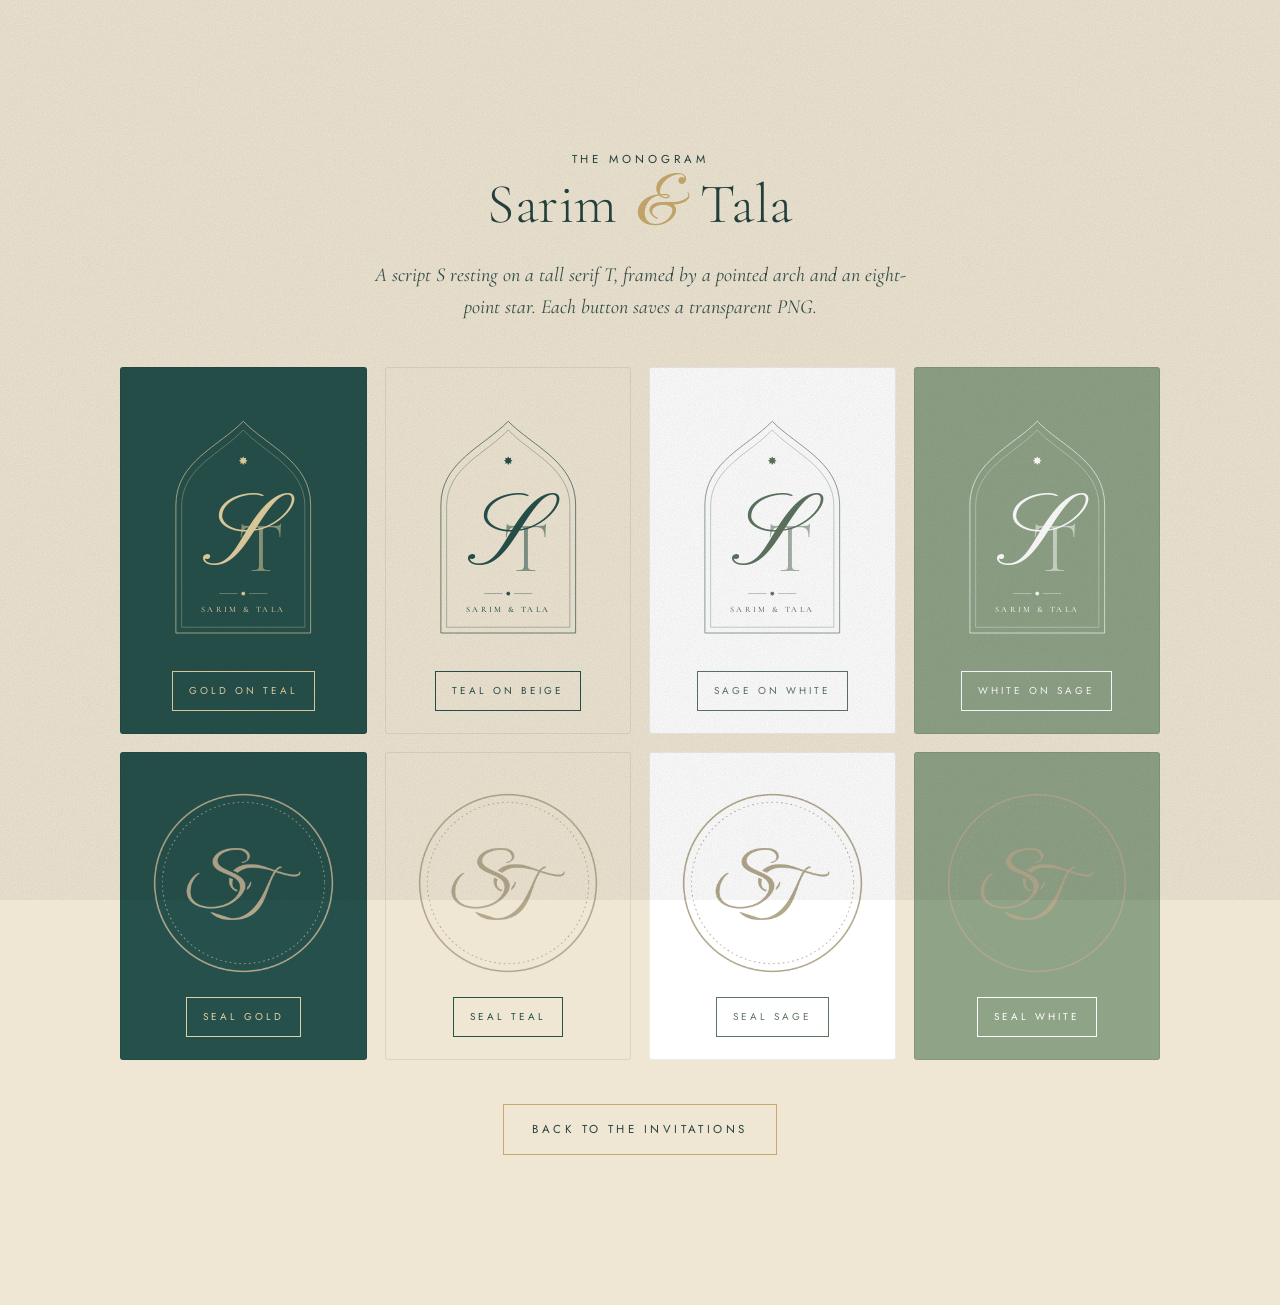
<file: sarim-and-tala/logo.html>
<!doctype html>
<html lang="en">
<head>
<meta charset="utf-8">
<meta name="robots" content="noindex, nofollow">
<link rel="icon" type="image/svg+xml" href="favicon.svg">
<link rel="icon" type="image/png" sizes="32x32" href="favicon-32.png">
<link rel="apple-touch-icon" href="apple-touch-icon.png">
<meta name="viewport" content="width=device-width, initial-scale=1">
<link rel="preconnect" href="https://fonts.googleapis.com">
<link rel="preconnect" href="https://fonts.gstatic.com" crossorigin>
<link href="https://fonts.googleapis.com/css2?family=Amiri&family=Cormorant+Garamond:ital,wght@0,300;0,400;0,500;1,300;1,400&family=Jost:wght@300;400;500&family=Great+Vibes&family=Pinyon+Script&display=swap" rel="stylesheet">
<link rel="stylesheet" href="css/style.css?v=mwwxynme">
<title>Sarim &amp; Tala · Monogram</title>
<link rel="stylesheet" href="css/phone.css?v=mwwxynme">
</head>
<body class="nikkah">
<section class="sec light" style="min-height:100vh">
  <p class="eyebrow">The monogram</p>
  <h2>Sarim <i>&amp;</i> Tala</h2>
  <p class="lede" style="max-width:560px;margin:14px auto 0">A script S resting on a tall serif T, framed by a pointed arch and an eight-point star. Each button saves a transparent PNG.</p>
  <div class="sheet" id="sheet"></div>
  <p class="other" style="margin-top:44px"><a class="btn" href="index.html">Back to the invitations</a></p>
</section>
<script src="js/config.js?v=mwwxynme"></script>
<script src="js/logo.js?v=mwwxynme"></script>
<script>
  const tiles = [
    ["arch", "#e2cf9f", "#26504b", "Gold on teal"], ["arch", "#26504b", "#efe6d3", "Teal on beige"],
    ["arch", "#5d7460", "#ffffff", "Sage on white"], ["arch", "#ffffff", "#8fa387", "White on sage"],
    ["seal", "#e2cf9f", "#26504b", "Seal gold"], ["seal", "#26504b", "#efe6d3", "Seal teal"],
    ["seal", "#5d7460", "#ffffff", "Seal sage"], ["seal", "#ffffff", "#8fa387", "Seal white"]
  ];
  const sheet = document.getElementById("sheet");
  tiles.forEach(([variant, color, bg, name]) => {
    const t = document.createElement("div");
    t.className = "tile";
    t.style.cssText = "background:" + bg + ";color:" + color + ";border:1px solid rgba(0,0,0,.08)";
    t.innerHTML = Logo.svg({ variant }) + '<button class="btn" type="button" style="border-color:currentColor">' + name + '</button>';
    t.querySelector("button").onclick = async () => {
      const a = document.createElement("a");
      a.href = await Logo.png({ variant, color });
      a.download = "sarim-tala-" + name.toLowerCase().replace(/[^a-z]+/g, "-") + ".png";
      a.click();
    };
    sheet.appendChild(t);
  });
</script>
</body>
</html>
</file>
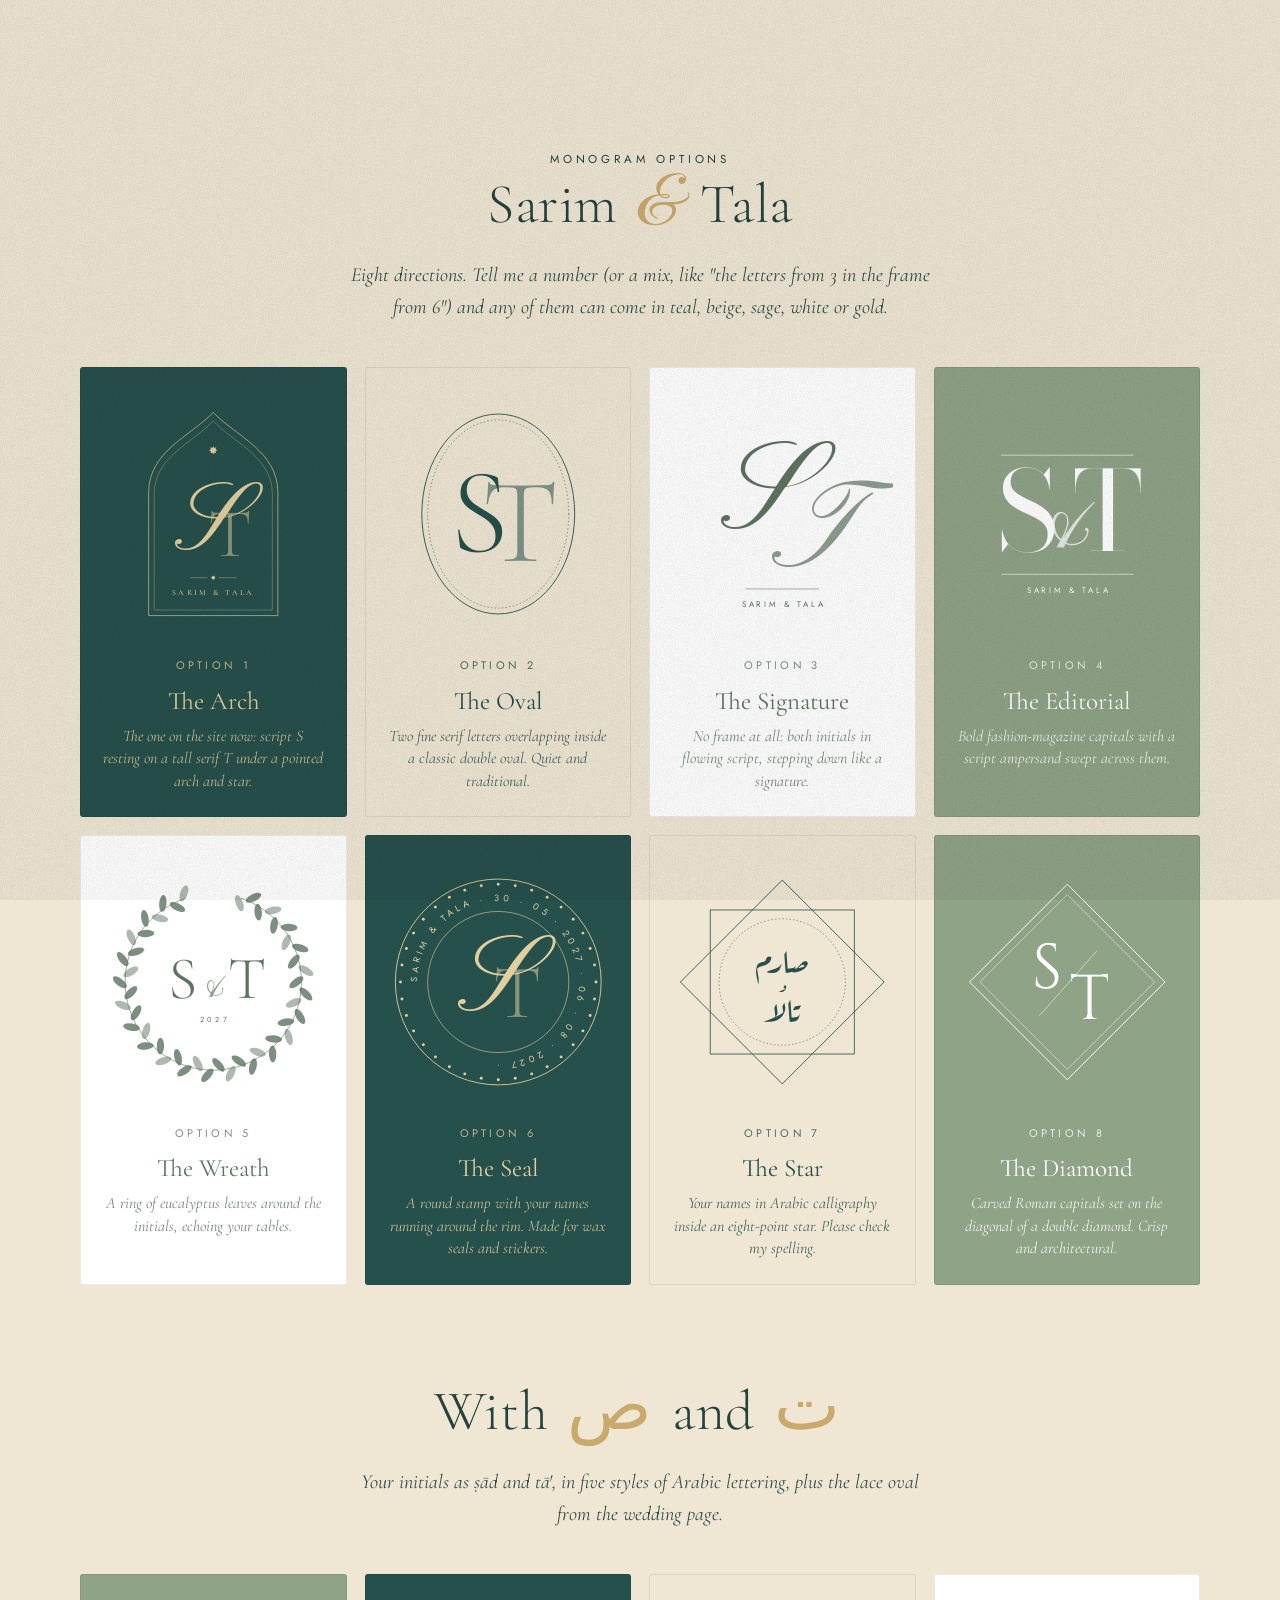
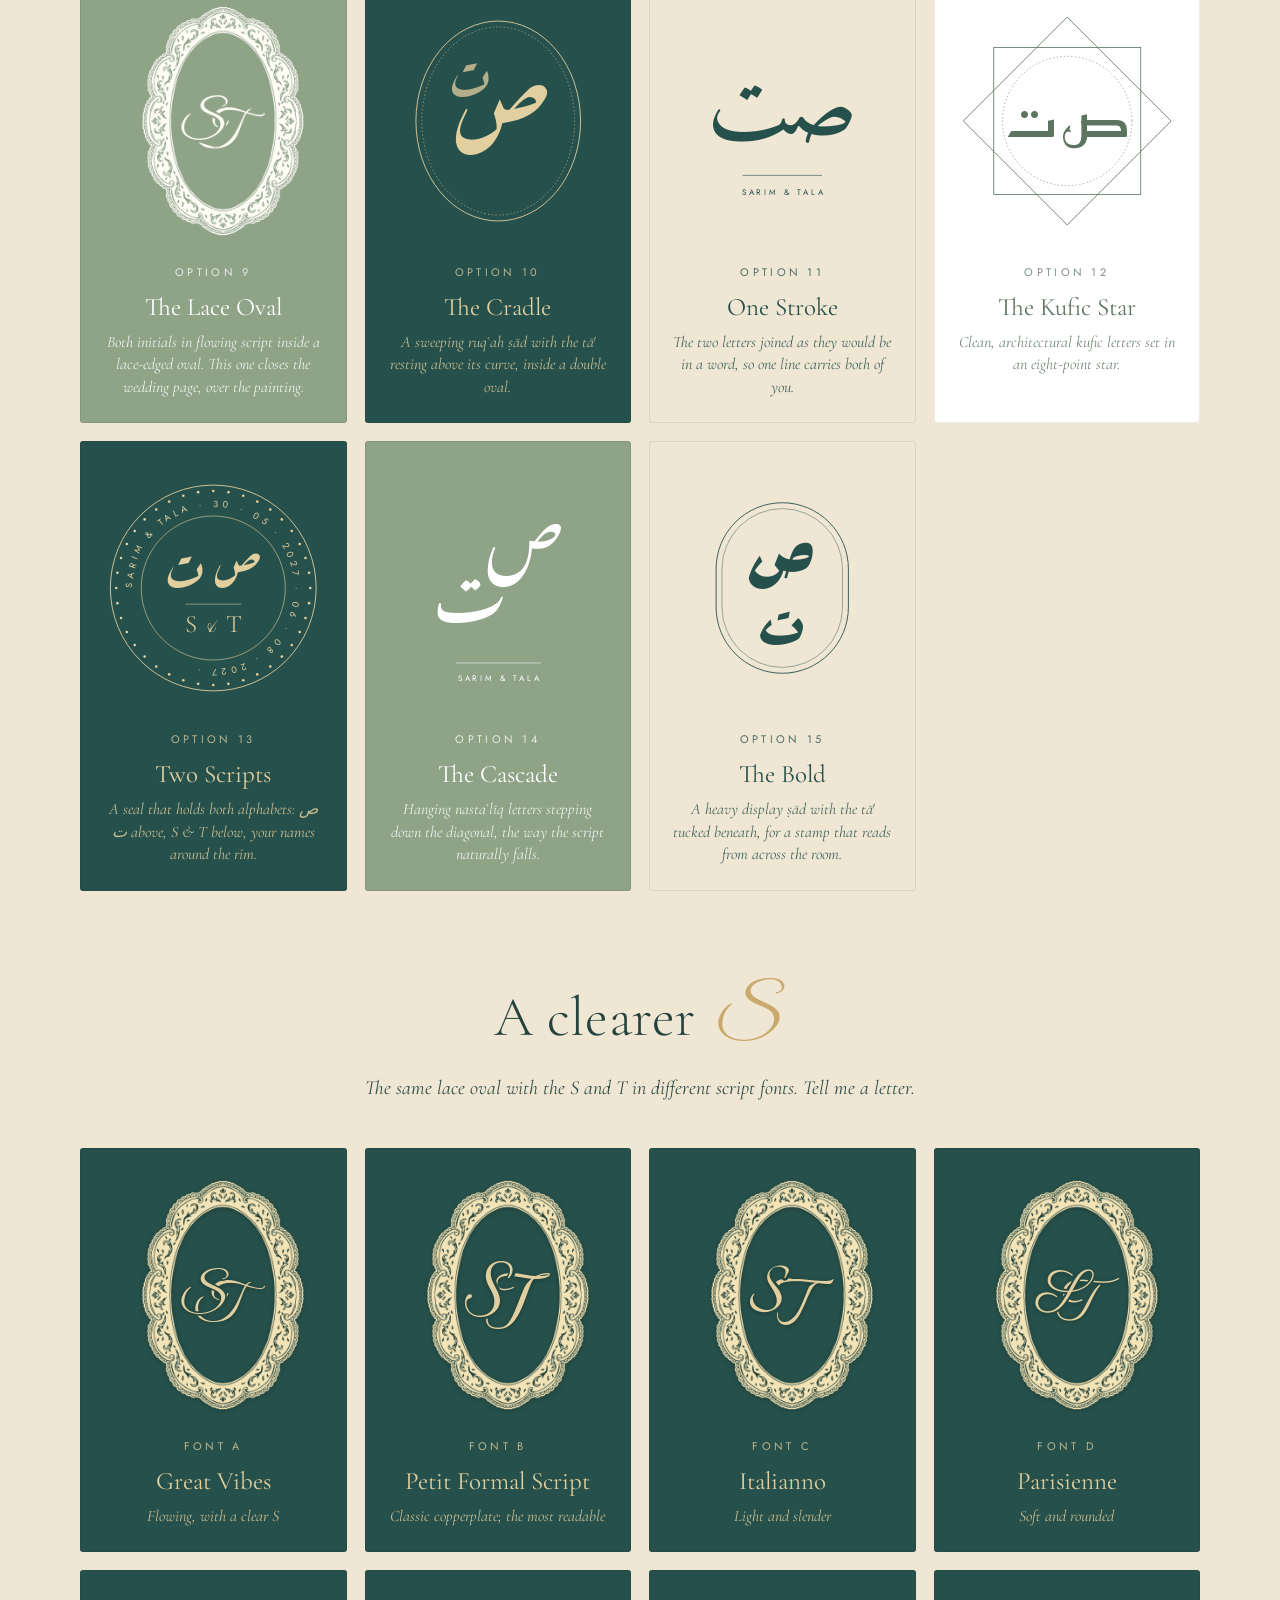
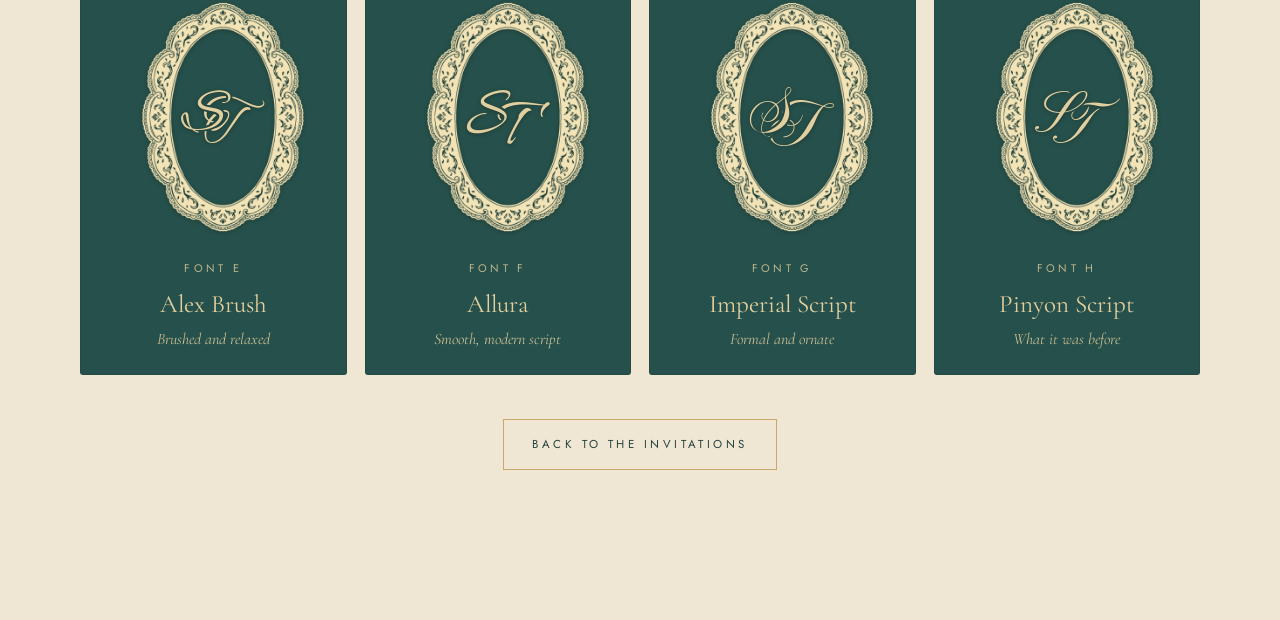
<file: sarim-and-tala/monograms.html>
<!doctype html>
<html lang="en">
<head>
<meta charset="utf-8">
<meta name="robots" content="noindex, nofollow">
<link rel="icon" type="image/svg+xml" href="favicon.svg">
<link rel="icon" type="image/png" sizes="32x32" href="favicon-32.png">
<link rel="apple-touch-icon" href="apple-touch-icon.png">
<meta name="viewport" content="width=device-width, initial-scale=1">
<link rel="preconnect" href="https://fonts.googleapis.com">
<link rel="preconnect" href="https://fonts.gstatic.com" crossorigin>
<link href="https://fonts.googleapis.com/css2?family=Alex+Brush&family=Allura&family=Great+Vibes&family=Imperial+Script&family=Italianno&family=Parisienne&family=Petit+Formal+Script&family=Amiri&family=Aref+Ruqaa&family=Noto+Nastaliq+Urdu&family=Rakkas&family=Reem+Kufi&family=Bodoni+Moda:opsz,wght@6..96,400&family=Cinzel:wght@400&family=Cormorant+Garamond:ital,wght@0,300;0,400;0,500;1,300;1,400&family=Jost:wght@300;400;500&family=Pinyon+Script&display=swap" rel="stylesheet">
<link rel="stylesheet" href="css/style.css?v=mwwxynme">
<title>Sarim &amp; Tala · Monogram options</title>
<style>
  .opts { display: grid; grid-template-columns: repeat(auto-fit, minmax(250px, 1fr)); gap: 18px; max-width: 1120px; margin: 44px auto 0; }
  .opt { border-radius: 3px; padding: 26px 22px 24px; border: 1px solid rgba(0,0,0,.08); }
  .opt svg { width: 100%; max-width: 240px; height: 240px; display: block; margin: 0 auto 14px; }
  .opt .num { font-family: var(--sans); font-size: 11px; letter-spacing: .3em; text-transform: uppercase; opacity: .8; }
  .opt h3 { font-weight: 400; font-size: 25px; margin: 2px 0 4px; }
  .opt p { font-size: 16px; font-style: italic; opacity: .85; line-height: 1.4; }
  .teal { background: #26504b; color: #e2cf9f; } .beige { background: #efe6d3; color: #26504b; }
  .white { background: #fff; color: #5d7460; } .sage { background: #8fa387; color: #fff; }
</style>
<link rel="stylesheet" href="css/phone.css?v=mwwxynme">
</head>
<body class="nikkah">
<section class="sec light" style="min-height:100vh">
  <p class="eyebrow">Monogram options</p>
  <h2>Sarim <i>&amp;</i> Tala</h2>
  <p class="lede" style="max-width:580px;margin:14px auto 0">Eight directions. Tell me a number (or a mix, like "the letters from 3 in the frame from 6") and any of them can come in teal, beige, sage, white or gold.</p>
  <div class="opts" id="opts"></div>
  <h2 style="margin-top:90px">With <i>&#1589;</i> and <i>&#1578;</i></h2>
  <p class="lede" style="max-width:580px;margin:14px auto 0">Your initials as &#7779;&#257;d and t&#257;', in five styles of Arabic lettering, plus the lace oval from the wedding page.</p>
  <div class="opts" id="opts2"></div>
  <h2 style="margin-top:90px">A clearer <i>S</i></h2>
  <p class="lede" style="max-width:580px;margin:14px auto 0">The same lace oval with the S and T in different script fonts. Tell me a letter.</p>
  <div class="opts" id="fonts"></div>
  <p class="other" style="margin-top:44px"><a class="btn" href="index.html">Back to the invitations</a></p>
</section>
<script src="js/config.js?v=mwwxynme"></script>
<script src="js/monograms-ar.js?v=mwwxynme"></script>
<script src="js/logo.js?v=mwwxynme"></script>
<script>
  const A = INVITE.couple.first[0], B = INVITE.couple.second[0];
  const NAMES = (INVITE.couple.first + " & " + INVITE.couple.second).toUpperCase();
  const t = (x, y, size, font, txt, extra = "") => `<text x="${x}" y="${y}" text-anchor="middle" font-size="${size}" font-family="${font}" fill="currentColor" ${extra}>${txt}</text>`;
  const COR = "'Cormorant Garamond',serif", PIN = "'Pinyon Script',cursive", JOST = "'Jost',sans-serif", BOD = "'Bodoni Moda',serif", CIN = "'Cinzel',serif", ARF = "'Aref Ruqaa',serif";
  const caps = (y, size = 11, sp = 4, txt = NAMES) => t(150 + sp / 2, y, size, JOST, txt.replace("&", "&amp;"), `letter-spacing="${sp}"`);
  const S = (inner) => `<svg viewBox="0 0 300 300" fill="none" stroke="currentColor">${inner}</svg>`;

  function wreath() {
    let s = "";
    for (let i = 0; i < 46; i++) {
      const a = -Math.PI / 2 + 0.32 + (i / 45) * (2 * Math.PI - 0.64), side = i % 2 ? 1 : -1, r = 120 + side * 7;
      const x = 150 + r * Math.cos(a), y = 150 + r * Math.sin(a), rot = (a * 180) / Math.PI + 90 + side * 38;
      s += `<ellipse cx="${x.toFixed(1)}" cy="${y.toFixed(1)}" rx="5" ry="11.5" transform="rotate(${rot.toFixed(1)} ${x.toFixed(1)} ${y.toFixed(1)})" fill="currentColor" stroke="none" opacity="${i % 3 ? 0.8 : 0.5}"/>`;
    }
    return s + `<path d="M${150 + 120 * Math.cos(-Math.PI / 2 + 0.32)} ${150 + 120 * Math.sin(-Math.PI / 2 + 0.32)}A120 120 0 1 1 ${150 + 120 * Math.cos(-Math.PI / 2 - 0.32)} ${150 + 120 * Math.sin(-Math.PI / 2 - 0.32)}" stroke-width=".8"/>`;
  }
  function scallops() {
    let s = "";
    for (let i = 0; i < 36; i++) { const a = (i / 36) * 6.2832; s += `<circle cx="${(150 + 133 * Math.cos(a)).toFixed(1)}" cy="${(150 + 133 * Math.sin(a)).toFixed(1)}" r="2" fill="currentColor" stroke="none"/>`; }
    return s;
  }

  const options = [
    ["The Arch", "The one on the site now: script S resting on a tall serif T under a pointed arch and star.", "teal",
      Logo.svg({ variant: "arch" })],
    ["The Oval", "Two fine serif letters overlapping inside a classic double oval. Quiet and traditional.", "beige",
      S(`<ellipse cx="150" cy="150" rx="104" ry="136" stroke-width="1.2"/><ellipse cx="150" cy="150" rx="96" ry="128" stroke-width=".7" stroke-dasharray="1 4" stroke-linecap="round"/>
        ${t(124, 200, 165, COR, A, 'font-weight="300" stroke="none"')}${t(180, 214, 165, COR, B, 'font-weight="300" stroke="none" opacity=".55"')}`)],
    ["The Signature", "No frame at all: both initials in flowing script, stepping down like a signature.", "white",
      S(`${t(112, 170, 175, PIN, A, 'stroke="none"')}${t(184, 222, 175, PIN, B, 'stroke="none" opacity=".7"')}
        <path d="M100 252h100" stroke-width=".7"/>${caps(276).replace("<text", '<text stroke="none"')}`)],
    ["The Editorial", "Bold fashion-magazine capitals with a script ampersand swept across them.", "sage",
      S(`<path d="M60 70h180M60 232h180" stroke-width=".8"/>
        ${t(96, 200, 150, BOD, A, 'stroke="none"')}${t(206, 200, 150, BOD, B, 'stroke="none"')}
        ${t(152, 196, 130, PIN, "&amp;", 'stroke="none" opacity=".75"')}${caps(258).replace("<text", '<text stroke="none"')}`)],
    ["The Wreath", "A ring of eucalyptus leaves around the initials, echoing your tables.", "white",
      S(`${wreath()}${t(108, 172, 82, COR, A, 'font-weight="300" stroke="none"')}${t(152, 170, 58, PIN, "&amp;", 'stroke="none" opacity=".7"')}${t(196, 172, 82, COR, B, 'font-weight="300" stroke="none"')}
        ${caps(204, 10, 5, "2027").replace("<text", '<text stroke="none"')}`)],
    ["The Seal", "A round stamp with your names running around the rim. Made for wax seals and stickers.", "teal",
      S(`<circle cx="150" cy="150" r="140" stroke-width="1.2"/>${scallops()}<circle cx="150" cy="150" r="96" stroke-width=".8"/>
        <defs><path id="ring" d="M150 150m-110 0a110 110 0 1 1 220 0a110 110 0 1 1-220 0"/></defs>
        <text font-family="${JOST}" font-size="12.5" letter-spacing="5.2" fill="currentColor" stroke="none"><textPath href="#ring" startOffset="0">${NAMES.replace("&", "&amp;")}  ·  30 · 05 · 2027  ·  06 · 08 · 2027  ·</textPath></text>
        ${t(134, 190, 150, PIN, A, 'stroke="none"')}${t(176, 198, 104, COR, B, 'font-weight="300" stroke="none" opacity=".55"')}`)],
    ["The Star", "Your names in Arabic calligraphy inside an eight-point star. Please check my spelling.", "beige",
      S(`<rect x="52" y="52" width="196" height="196" stroke-width="1.1"/><rect x="52" y="52" width="196" height="196" transform="rotate(45 150 150)" stroke-width="1.1"/>
        <circle cx="150" cy="150" r="86" stroke-width=".7" stroke-dasharray="1 4" stroke-linecap="round"/>
        ${t(150, 138, 44, ARF, "صارم", 'stroke="none" direction="rtl"')}${t(150, 164, 20, ARF, "و", 'stroke="none"')}${t(150, 204, 44, ARF, "تالا", 'stroke="none" direction="rtl"')}`)],
    ["The Diamond", "Carved Roman capitals set on the diagonal of a double diamond. Crisp and architectural.", "sage",
      S(`<rect x="56" y="56" width="188" height="188" transform="rotate(45 150 150)" stroke-width="1.2"/><rect x="66" y="66" width="168" height="168" transform="rotate(45 150 150)" stroke-width=".6"/>
        ${t(122, 158, 86, CIN, A, 'stroke="none"')}${t(180, 200, 86, CIN, B, 'stroke="none"')}
        <path d="M112 196L190 108" stroke-width=".7"/>`)]
  ];

  document.getElementById("opts").innerHTML = options.map(([name, blurb, tone, art], i) =>
    `<div class="opt ${tone}">${art}<span class="num">Option ${i + 1}</span><h3>${name}</h3><p>${blurb}</p></div>`).join("");
</script>
<script>
  document.addEventListener("DOMContentLoaded", () => {
    const fonts = [["Great Vibes", "Flowing, with a clear S"], ["Petit Formal Script", "Classic copperplate; the most readable"], ["Italianno", "Light and slender"], ["Parisienne", "Soft and rounded"], ["Alex Brush", "Brushed and relaxed"], ["Allura", "Smooth, modern script"], ["Imperial Script", "Formal and ornate"], ["Pinyon Script", "What it was before"]];
    document.getElementById("fonts").innerHTML = fonts.map(([f, note], i) =>
      '<div class="opt teal">' + Logo.svg({ variant: "lace", tone: "gold", font: f }) + '<span class="num">Font ' + "ABCDEFGH"[i] + '</span><h3>' + f + '</h3><p>' + note + '</p></div>').join("");
    Logo.refit();
  });
</script>
</body>
</html>
</file>
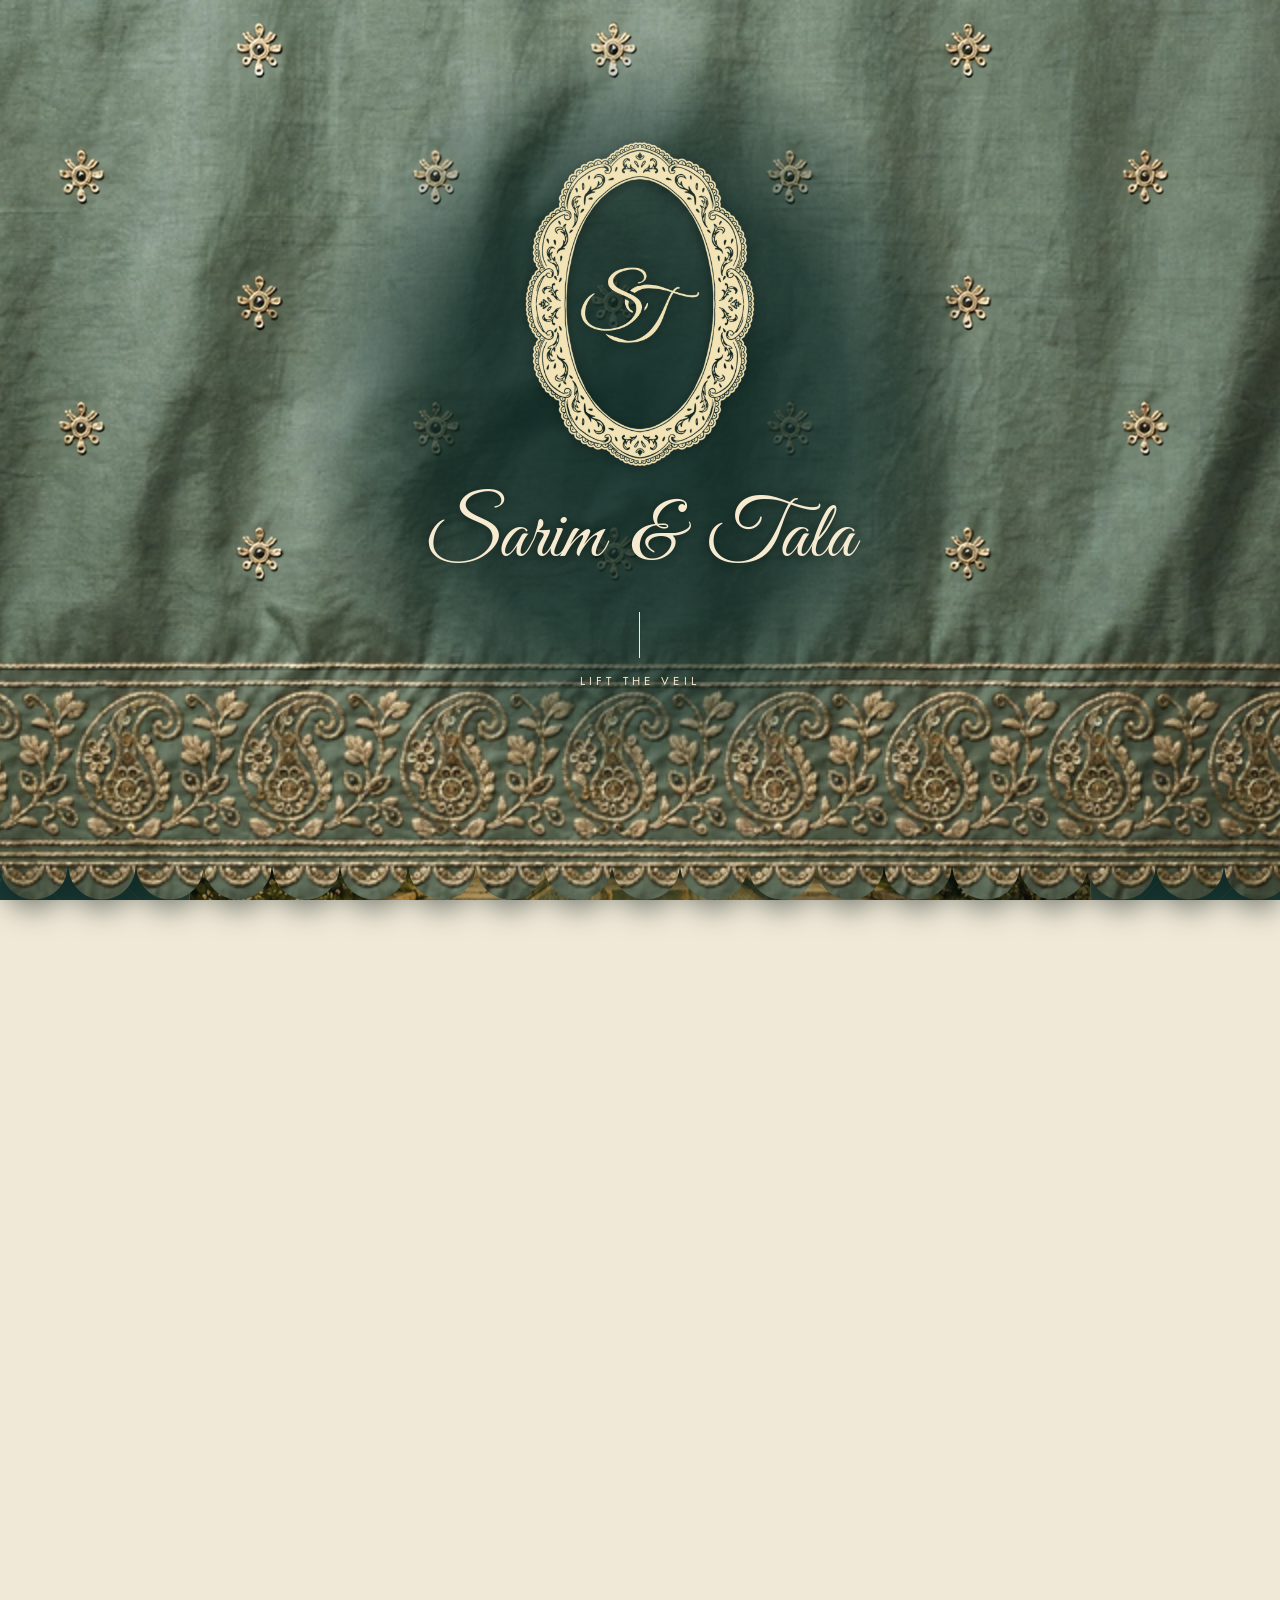
<file: sarim-and-tala/nikkah.html>
<!doctype html>
<html lang="en">
<head>
<meta charset="utf-8">
<meta name="robots" content="noindex, nofollow">
<link rel="icon" type="image/svg+xml" href="favicon.svg">
<link rel="icon" type="image/png" sizes="32x32" href="favicon-32.png">
<link rel="apple-touch-icon" href="apple-touch-icon.png">
<meta name="viewport" content="width=device-width, initial-scale=1">
<link rel="preconnect" href="https://fonts.googleapis.com">
<link rel="preconnect" href="https://fonts.gstatic.com" crossorigin>
<link href="https://fonts.googleapis.com/css2?family=Amiri&family=Cormorant+Garamond:ital,wght@0,300;0,400;0,500;1,300;1,400&family=Jost:wght@300;400;500&family=Great+Vibes&display=swap" rel="stylesheet">
<link rel="preload" as="image" href="img/veil.jpg">
<link rel="stylesheet" href="css/style.css?v=mwwxynme">
<link rel="stylesheet" href="css/wedding.css?v=mwwxynme">
<link rel="stylesheet" href="css/nikkah.css?v=mwwxynme">
<title>Sarim &amp; Tala · The Nikkah</title>
<meta name="theme-color" content="#1c3f3b">
<link rel="stylesheet" href="css/motion.css?v=mwwxynme">
<link rel="stylesheet" href="css/apart.css?v=mwwxynme">
<link rel="stylesheet" href="css/phone.css?v=mwwxynme">
</head>
<body class="nikkah v2 locked" data-event="nikkah">

<!-- The veil: a photographed embroidered dupatta that guests lift -->
<div id="veil" class="real" aria-label="Invitation cover">
  <div class="cloth"></div>
  <div class="v-in">
    <div class="v-logo" data-logo="lace"></div>
    <div class="v-names" data-bind="couple"></div>
    <button type="button">Lift the veil</button>
  </div>
</div>

<nav class="topnav">
  <a class="brand" href="#">S <i>&amp;</i> T</a>
  <span><a href="#verse">The verse</a><a href="#details">Details</a><a href="#rsvp">RSVP</a></span>
</nav>

<header class="hero2">
  <div class="card">
    <svg class="cap" viewBox="0 0 1000 100" preserveAspectRatio="none" aria-hidden="true"><path d="M0 101V72Q0 44 40 44H320C410 44 462 34 500 2c38 32 90 42 180 42h280q40 0 40 28v29Z"/></svg>
    <div class="card-in">
      <p class="bismillah" lang="ar" dir="rtl">بِسْمِ ٱللَّهِ ٱلرَّحْمَٰنِ ٱلرَّحِيمِ</p>
      <p class="eyebrow">Together with their families<br>request the honour of your presence at the nikkah of</p>
      <h1 class="names2"><span data-bind="first"></span> <em>&amp;</em> <span data-bind="second"></span></h1>
      <p class="when" data-bind="dateDMY"></p>
      <p class="where" data-bind="venue"></p>
      <a class="btn" href="#rsvp">You're invited</a>
      <div class="scene"><img src="img/garden.jpg" alt="A painted garden with a white marble pavilion reflected in a long pool" data-par="-0.05"></div>
    </div>
  </div>
  <img class="rose l" src="img/peonies.webp" alt="" data-par="0.07">
  <img class="rose r" src="img/peonies.webp" alt="" data-par="0.1">
</header>

<section class="sec light framed" id="verse">
  <div class="wrap">
    <svg class="mandala" aria-hidden="true"></svg>
    <p class="verse-ar rv" lang="ar" dir="rtl">وَمِنْ آيَاتِهِ أَنْ خَلَقَ لَكُم مِّنْ أَنفُسِكُمْ أَزْوَاجًا لِّتَسْكُنُوا إِلَيْهَا وَجَعَلَ بَيْنَكُم مَّوَدَّةً وَرَحْمَةً</p>
    <div class="rule rv"><span></span></div>
    <p class="verse-en rv">&ldquo;And of His signs is that He created for you spouses from among yourselves, that you may find tranquility in them; and He placed between you affection and mercy.&rdquo;</p>
    <p class="eyebrow rv">Surah Ar-Rum · 30:21</p>
  </div>
</section>

<section class="sec dark" id="details">
  <div class="lace" aria-hidden="true"></div>
  <div class="wrap wide">
    <div class="facts rv">
      <div><svg class="ico" viewBox="0 0 24 24"><circle cx="9" cy="13" r="5.5"/><circle cx="15" cy="13" r="5.5"/></svg><span class="label">The date</span><p data-bind="dateLong"></p></div>
      <div><svg class="ico" viewBox="0 0 24 24"><circle cx="12" cy="12" r="8.5"/><path d="M12 7v5l3.5 2"/></svg><span class="label">The hour</span><p data-bind="time"></p></div>
      <div><svg class="ico" viewBox="0 0 24 24"><path d="M12 21.5s-6.5-6-6.5-11a6.5 6.5 0 0 1 13 0c0 5-6.5 11-6.5 11Z"/><circle cx="12" cy="10.5" r="2.2"/></svg><span class="label">The venue</span><p data-bind="venue"></p><p class="small" data-bind="address"></p></div>
      <div><svg class="ico" viewBox="0 0 24 24"><path d="M12 20.500S4 15.500 4 9.800A4.300 4.300 0 0 1 12 7.600a4.300 4.300 0 0 1 8 2.200c0 5.700-8 10.700-8 10.700Z"/></svg><span class="label">Good company</span><p>Family &amp; friends</p></div>
    </div>
    <div class="btns rv">
      <button class="btn" id="cal" type="button">Add to calendar</button>
      <a class="btn ghost" id="map" target="_blank" rel="noopener">Get directions</a>
    </div>

    <div class="heading rv" id="day"><h2>The Evening</h2><p class="eyebrow">In shaa Allah</p></div>
    <div class="dayline rv"></div>
  </div>
</section>

<section class="sec light apart" id="apart">
  <div class="wrap wide">
    <p class="eyebrow rv">Where we&rsquo;re each coming from</p>
    <h2 class="rv">Two cities, <i>one</i> nikkah</h2>
    <div class="route rv">
      <svg class="stitch" aria-hidden="true" data-join>
        <defs><mask id="stitch-reveal" maskUnits="userSpaceOnUse" x="-100" y="-100" width="4000" height="4000"><path class="reveal" pathLength="1" fill="none" stroke="#fff" stroke-width="10" stroke-dasharray="1" stroke-dashoffset="0"/></mask></defs>
        <path class="thread-line" mask="url(#stitch-reveal)"/>
        <path class="heart" d="M0 5.5C-9.500 -2.500 -5 -10 0 -5C5 -10 9.500 -2.500 0 5.5Z"/>
      </svg>
      <figure class="cameo her">
        <div class="map"><svg viewBox="0 0 400 400" role="img" aria-label="Map showing Houston"><defs><clipPath id="clip-houston"><circle cx="200" cy="200" r="198"/></clipPath></defs><g clip-path="url(#clip-houston)"><rect class="water" width="400" height="400"/><path class="grat" d="M3.6,420L3.6,-20M65.8,420L65.8,-20M128.1,420L128.1,-20M190.4,420L190.4,-20M252.7,420L252.7,-20M314.9,420L314.9,-20M377.2,420L377.2,-20M-20,387.2L-12,387.2L65.8,387.2L143.7,387.2L221.5,387.2L299.4,387.2L377.2,387.2L420,387.2M-20,318.5L-12,318.5L65.8,318.5L143.7,318.5L221.5,318.5L299.4,318.5L377.2,318.5L420,318.5M-20,248.6L-12,248.6L65.8,248.6L143.7,248.6L221.5,248.6L299.4,248.6L377.2,248.6L420,248.6M-20,177.4L-12,177.4L65.8,177.4L143.7,177.4L221.5,177.4L299.4,177.4L377.2,177.4L420,177.4M-20,104.7L-12,104.7L65.8,104.7L143.7,104.7L221.5,104.7L299.4,104.7L377.2,104.7L420,104.7M-20,30.5L-12,30.5L65.8,30.5L143.7,30.5L221.5,30.5L299.4,30.5L377.2,30.5L420,30.5"/><path class="shore" d="M158.8,252.1L158.1,252.1L159.6,249.3L159.9,248.1L162.4,244.4L163.7,243.9L164.2,245.5L161.7,248ZM411.8,187.7L410.1,189.6L410.2,188.9L411.4,187L412.3,186.3ZM420,169.5L419,169.3L417.3,168.6L417,167.9L420,168.7L420,169.5ZM166.6,243.2L165.4,243.4L166.9,241.4L169.2,240.5L174.2,236.8L176.3,236.6L177.3,235.3L177.8,235.1L177.5,236.7L173.4,238.9ZM148.2,273.2L147.3,275.2L147.5,272.2L150.1,265.4L155.2,256.4L157.4,254.9L151.4,264.7ZM220.3,208L218.7,208.3L225.5,202.8L226.9,201L228.8,201.1L225.7,204.1ZM153.9,313L153.5,314.6L150.9,307.1L146.7,290L146.6,280.2L147.2,276.8L148.3,290.6L152.9,308.1ZM401.4,174.4L401.5,176L400,175.2L397.7,175.1L398.7,174.5L399.4,174L399.7,173.4L402.6,171.3L401.8,172.8ZM321.4,195.3L320.2,195.8L315.1,192.7L314.7,191.4L317.3,190.2L318.8,190.3L321.3,191.8L322.2,192.3L322.6,192.9L322.4,193.9ZM413.7,184.3L412.8,185.4L413.7,180L412.5,175.3L413.8,177.4L414.2,179.8ZM420,164.5L417.9,164.6L414,162.7L412.3,162.4L411.3,162.4L406.7,164.1L401.4,165.4L400.1,165L398.4,164.9L394.5,169.3L390,171.4L378.6,167.7L375.8,164.7L373.3,164.1L370.2,163.7L366.9,167.4L364.4,172.3L368.3,175L371.8,176.3L377.4,175.2L380.5,172.9L383.1,172.9L384.3,172.4L385.4,171.2L387.6,172.2L387.6,173.2L386.1,174.6L384.2,175.7L383,177.1L385.2,179.9L388.7,180.8L390,180.4L390.8,177.3L393,175.3L395.9,175.7L395.5,177L395.9,178.2L397.2,180.2L397.1,183.1L397.3,183.8L394.2,185.1L391.8,185.6L390,187.2L390.9,188.2L389,189.1L387.7,188.7L387.1,189.1L386.9,190.1L385.9,191L387.3,193.9L390.3,195.8L392.4,198.2L400.7,201.3L402.7,201.2L404.7,204.3L406.3,205.4L407.9,205.9L407.7,208.1L404.9,209.6L404.2,211.5L403.5,212.6L402.3,211.2L401,210.3L398.1,213.2L396.6,213.8L397.3,210.7L396.2,209.4L394.6,206.2L392.1,204.3L390.4,203.6L389,202.4L387.4,201.9L386,202L383.7,201.3L383.5,199.6L382.9,198.3L381,196.8L372.3,194L372.2,195.2L372.8,196L374.1,196.6L375.6,197.8L375.6,201.1L374.9,202.6L374.6,204.6L374.1,206.7L373,208.3L370.6,209.4L369.5,208.5L367.8,204L365.4,202.6L361.6,202.5L359,203.5L356.1,207.8L353.8,208.5L346,206.3L337,202.9L337.3,201.7L338.7,201.4L341.4,201.8L341.2,200.7L338.5,196.8L338,195.1L338.3,193L337.4,193.1L335.8,194.8L330.1,193.3L328.5,191.5L325.1,186.5L320.4,186.3L318.3,183.3L314.4,184.6L312.4,186L310.7,188.2L311.4,189.3L313.1,191.1L312.3,192L306.8,193.3L294,191.8L290.3,190.5L285.3,187.6L278.3,185.3L275,184.9L271.7,185.4L262.2,185.6L259.9,186.3L258.1,187.2L256.8,186.2L256.3,184.2L257.4,183.9L258.6,182.7L259.7,180.5L259.9,179.1L259.1,178.2L257.6,178.1L254.3,184L256.2,187.3L256.1,188.5L249.6,189.2L234.8,195.9L229,199.5L229.3,198.2L236.3,193.6L233.8,192.9L229.8,194L228.4,193.6L230.1,189.8L229.6,186.4L226.7,186.3L224.9,189L223.7,188.9L222.1,187.7L220.8,188.1L221.7,194.2L223.5,196.7L225,199.9L221,203.9L217.2,207.2L216.8,210.3L213,214.4L209.5,216.8L201.1,222.2L198.7,223.4L194.9,225.9L189.7,227.8L184.8,230.9L183.1,231.3L186.3,228.8L190,226.2L186.8,226.6L181.8,225.4L178.8,225.3L178.7,226.3L176.4,227.6L174,225.7L173,224.4L172.5,223.3L171.4,223L170.5,223.5L174,231.3L175.6,231.7L177.3,232.4L175.2,234.2L172.9,235.6L169.3,236.5L166.3,233.7L165.6,237.3L165.3,240.8L164.2,241.7L162.6,243L161.7,242L161.3,240.7L160.3,241.9L158.8,242.8L156.3,243L154.4,243.5L154.4,245L154.8,246.4L158.2,245.3L157,249.1L153.9,252.8L151.4,253.7L147.6,253.2L146.7,253.5L145.8,254.3L150.3,260.2L147.4,269L145.6,272.2L144.3,272.6L142.9,272.7L138,269.9L135.3,267.7L137.7,273.6L144.1,275.4L144.5,277.6L144.4,279.6L143.2,281.8L142,284.8L142.8,286.9L143.9,292.1L144.7,294.5L145.7,301.6L146.7,304.7L152.6,316.1L154.6,316.2L154.9,317.5L154.7,319.8L154.1,327L152.2,332.8L146,345L143.5,352.5L138.5,373.9L136.9,387.9L136.6,394.4L136.1,395.4L136.6,396.3L135.4,410.8L135.9,420L-20,420L-20,-20L420,-20Z"/><path class="land" d="M158.8,252.1L158.1,252.1L159.6,249.3L159.9,248.1L162.4,244.4L163.7,243.9L164.2,245.5L161.7,248ZM411.8,187.7L410.1,189.6L410.2,188.9L411.4,187L412.3,186.3ZM420,169.5L419,169.3L417.3,168.6L417,167.9L420,168.7L420,169.5ZM166.6,243.2L165.4,243.4L166.9,241.4L169.2,240.5L174.2,236.8L176.3,236.6L177.3,235.3L177.8,235.1L177.5,236.7L173.4,238.9ZM148.2,273.2L147.3,275.2L147.5,272.2L150.1,265.4L155.2,256.4L157.4,254.9L151.4,264.7ZM220.3,208L218.7,208.3L225.5,202.8L226.9,201L228.8,201.1L225.7,204.1ZM153.9,313L153.5,314.6L150.9,307.1L146.7,290L146.6,280.2L147.2,276.8L148.3,290.6L152.9,308.1ZM401.4,174.4L401.5,176L400,175.2L397.7,175.1L398.7,174.5L399.4,174L399.7,173.4L402.6,171.3L401.8,172.8ZM321.4,195.3L320.2,195.8L315.1,192.7L314.7,191.4L317.3,190.2L318.8,190.3L321.3,191.8L322.2,192.3L322.6,192.9L322.4,193.9ZM413.7,184.3L412.8,185.4L413.7,180L412.5,175.3L413.8,177.4L414.2,179.8ZM420,164.5L417.9,164.6L414,162.7L412.3,162.4L411.3,162.4L406.7,164.1L401.4,165.4L400.1,165L398.4,164.9L394.5,169.3L390,171.4L378.6,167.7L375.8,164.7L373.3,164.1L370.2,163.7L366.9,167.4L364.4,172.3L368.3,175L371.8,176.3L377.4,175.2L380.5,172.9L383.1,172.9L384.3,172.4L385.4,171.2L387.6,172.2L387.6,173.2L386.1,174.6L384.2,175.7L383,177.1L385.2,179.9L388.7,180.8L390,180.4L390.8,177.3L393,175.3L395.9,175.7L395.5,177L395.9,178.2L397.2,180.2L397.1,183.1L397.3,183.8L394.2,185.1L391.8,185.6L390,187.2L390.9,188.2L389,189.1L387.7,188.7L387.1,189.1L386.9,190.1L385.9,191L387.3,193.9L390.3,195.8L392.4,198.2L400.7,201.3L402.7,201.2L404.7,204.3L406.3,205.4L407.9,205.9L407.7,208.1L404.9,209.6L404.2,211.5L403.5,212.6L402.3,211.2L401,210.3L398.1,213.2L396.6,213.8L397.3,210.7L396.2,209.4L394.6,206.2L392.1,204.3L390.4,203.6L389,202.4L387.4,201.9L386,202L383.7,201.3L383.5,199.6L382.9,198.3L381,196.8L372.3,194L372.2,195.2L372.8,196L374.1,196.6L375.6,197.8L375.6,201.1L374.9,202.6L374.6,204.6L374.1,206.7L373,208.3L370.6,209.4L369.5,208.5L367.8,204L365.4,202.6L361.6,202.5L359,203.5L356.1,207.8L353.8,208.5L346,206.3L337,202.9L337.3,201.7L338.7,201.4L341.4,201.8L341.2,200.7L338.5,196.8L338,195.1L338.3,193L337.4,193.1L335.8,194.8L330.1,193.3L328.5,191.5L325.1,186.5L320.4,186.3L318.3,183.3L314.4,184.6L312.4,186L310.7,188.2L311.4,189.3L313.1,191.1L312.3,192L306.8,193.3L294,191.8L290.3,190.5L285.3,187.6L278.3,185.3L275,184.9L271.7,185.4L262.2,185.6L259.9,186.3L258.1,187.2L256.8,186.2L256.3,184.2L257.4,183.9L258.6,182.7L259.7,180.5L259.9,179.1L259.1,178.2L257.6,178.1L254.3,184L256.2,187.3L256.1,188.5L249.6,189.2L234.8,195.9L229,199.5L229.3,198.2L236.3,193.6L233.8,192.9L229.8,194L228.4,193.6L230.1,189.8L229.6,186.4L226.7,186.3L224.9,189L223.7,188.9L222.1,187.7L220.8,188.1L221.7,194.2L223.5,196.7L225,199.9L221,203.9L217.2,207.2L216.8,210.3L213,214.4L209.5,216.8L201.1,222.2L198.7,223.4L194.9,225.9L189.7,227.8L184.8,230.9L183.1,231.3L186.3,228.8L190,226.2L186.8,226.6L181.8,225.4L178.8,225.3L178.7,226.3L176.4,227.6L174,225.7L173,224.4L172.5,223.3L171.4,223L170.5,223.5L174,231.3L175.6,231.7L177.3,232.4L175.2,234.2L172.9,235.6L169.3,236.5L166.3,233.7L165.6,237.3L165.3,240.8L164.2,241.7L162.6,243L161.7,242L161.3,240.7L160.3,241.9L158.8,242.8L156.3,243L154.4,243.5L154.4,245L154.8,246.4L158.2,245.3L157,249.1L153.9,252.8L151.4,253.7L147.6,253.2L146.7,253.5L145.8,254.3L150.3,260.2L147.4,269L145.6,272.2L144.3,272.6L142.9,272.7L138,269.9L135.3,267.7L137.7,273.6L144.1,275.4L144.5,277.6L144.4,279.6L143.2,281.8L142,284.8L142.8,286.9L143.9,292.1L144.7,294.5L145.7,301.6L146.7,304.7L152.6,316.1L154.6,316.2L154.9,317.5L154.7,319.8L154.1,327L152.2,332.8L146,345L143.5,352.5L138.5,373.9L136.9,387.9L136.6,394.4L136.1,395.4L136.6,396.3L135.4,410.8L135.9,420L-20,420L-20,-20L420,-20Z"/><path class="lake-shore" d="M146,340.8L145,343.6L142.5,350.2L140.2,360.5L137.8,370.9L136.8,378.5L135.6,390.1L135.4,390.1L135.1,384.4L135.6,381.8L135.9,378.2L136.2,373.9L135.3,372.3L134.2,372.1L133.5,370.9L133.3,369.6L133.6,368.6L134.3,368.6L136.1,370.1L136.7,370.1L137.8,364.5L137.5,363L137.4,358.3L139.2,356.2L138.9,355.2L137.2,354.2L136.6,353.2L137.5,347.5L137.5,346.1L137.3,345.3L135.8,344.1L136.8,343.1L138.1,341.1L138.9,340.4L139.2,340.5L140.2,341.8L141.3,342.3L142.3,342.3L142.7,341.7L143.1,338L143.4,337.6L144.5,337.8L145.6,339L146,340.8L146,340.8ZM364,167.5L362.7,170.3L360.5,170.9L359.3,170.3L359.2,168.9L359.9,167.2L361.9,164.8L363.7,165.6L364,167.5L364,167.5ZM37.2,195.2L37.2,195.5L36.7,195.8L35.4,196L33.5,196.7L31.6,196.8L30,196.5L28.8,195.6L27.4,195.2L26.2,195.4L25.8,195.1L26.1,194.4L26.6,193.1L26.3,192.5L26,192.3L25.3,192.3L25,191.6L25,190.9L25.2,190.5L26.1,190L28,191.6L29.1,192.5L30.3,193.2L31.3,194.3L32.4,195L33.6,194.4L34.6,193.6L34.9,194.1L35.4,193.3L36.2,191.4L36.4,191.5L36.1,193L36.2,194.3L36.8,195.1L37.2,195.2L37.2,195.2L37.2,195.2ZM91.3,292.1L91.3,292.1L91.3,292.1L91.3,292.1L92.3,292.4L93.3,292.4L93.4,293.2L92.3,295.8L92.3,297.9L91.6,298.9L90.7,299L89.4,298.2L89,295.2L88.1,292.1L86.7,290.6L84.7,290.9L85,290.4L85.6,289.9L85.5,287.7L84.5,285.3L82.5,282.8L82.8,281.7L84.1,282.2L85.5,283.6L88.3,286.5L90.2,286.8L90.2,290.5Z"/><path class="lake" d="M146,340.8L145,343.6L142.5,350.2L140.2,360.5L137.8,370.9L136.8,378.5L135.6,390.1L135.4,390.1L135.1,384.4L135.6,381.8L135.9,378.2L136.2,373.9L135.3,372.3L134.2,372.1L133.5,370.9L133.3,369.6L133.6,368.6L134.3,368.6L136.1,370.1L136.7,370.1L137.8,364.5L137.5,363L137.4,358.3L139.2,356.2L138.9,355.2L137.2,354.2L136.6,353.2L137.5,347.5L137.5,346.1L137.3,345.3L135.8,344.1L136.8,343.1L138.1,341.1L138.9,340.4L139.2,340.5L140.2,341.8L141.3,342.3L142.3,342.3L142.7,341.7L143.1,338L143.4,337.6L144.5,337.8L145.6,339L146,340.8L146,340.8ZM364,167.5L362.7,170.3L360.5,170.9L359.3,170.3L359.2,168.9L359.9,167.2L361.9,164.8L363.7,165.6L364,167.5L364,167.5ZM37.2,195.2L37.2,195.5L36.7,195.8L35.4,196L33.5,196.7L31.6,196.8L30,196.5L28.8,195.6L27.4,195.2L26.2,195.4L25.8,195.1L26.1,194.4L26.6,193.1L26.3,192.5L26,192.3L25.3,192.3L25,191.6L25,190.9L25.2,190.5L26.1,190L28,191.6L29.1,192.5L30.3,193.2L31.3,194.3L32.4,195L33.6,194.4L34.6,193.6L34.9,194.1L35.4,193.3L36.2,191.4L36.4,191.5L36.1,193L36.2,194.3L36.8,195.1L37.2,195.2L37.2,195.2L37.2,195.2ZM91.3,292.1L91.3,292.1L91.3,292.1L91.3,292.1L92.3,292.4L93.3,292.4L93.4,293.2L92.3,295.8L92.3,297.9L91.6,298.9L90.7,299L89.4,298.2L89,295.2L88.1,292.1L86.7,290.6L84.7,290.9L85,290.4L85.6,289.9L85.5,287.7L84.5,285.3L82.5,282.8L82.8,281.7L84.1,282.2L85.5,283.6L88.3,286.5L90.2,286.8L90.2,290.5Z"/><path class="state" d="M385.5,141.2L384.5,145.4L382.3,151L382.3,152.5L382.8,154.3L382.8,155.3L383.6,156.9L385.4,158.4L387,160.7L388.4,164.8L388.8,166.7L389.9,169.4L390.5,169.9L391.4,170.2L392.1,170.4M251.2,47.1L249.6,46.3L246.7,45.9L245.2,46.1L243.5,45.9L242.3,46.8L241.5,46.9L240.9,46.7L240.5,46L239.2,45.5L237.6,43.6M237.6,43.6L230.6,41.7L228.8,40.5L225.6,39.2L222.7,36.3L217,32.8L214.8,32L214.1,32.1L212.9,33.8L209.9,35.2L208.2,35.2L205.2,34.7L204.6,34.3L204.2,33.2L203,32.5L202.1,33.1L197.8,34.5L197.1,35.5L194.6,35.6L192.2,34.9L186,37.1L183.9,38.9L181.7,39.5L180.6,41.3L179.9,41L177.6,38.9L175.2,38.2L172,36.1L171.8,34.2L171.5,34L170.9,33.8L170.2,34L168.8,35.6L168,36L167.1,35.9L164,34.8L162.7,32.9L162,32.3L161.3,32.2L159.9,32.8L159.2,34.9L158.6,35.5L157.3,35.8L157.3,36.9L156.2,39.8L155.5,40.4L154.7,40.3L153.9,39.6L153.3,38.5L153,37.7L153.4,35.3L153.2,34.6L152.6,34.3L151,35.4L149.6,35.4L147.9,36.5L146.8,36.8L145.8,36.5L144.2,34.7L141.5,33.6L140.4,31.5L139.9,30.9L139.3,30.8L138.7,30.8L137.7,31.5L134.5,34.2L133,35.1L131.8,35.3L130.5,35L129.8,34.3L129.6,31.5L128.9,30.7L125.9,28.9L125.3,27.3L125,25L121.4,25.4L117,25.1L115,27.1L114,27.5L112.7,27.1L109.2,24.4L105.4,24.9L103.2,24.6L97.9,22.6L93.8,22.4L92.1,22.1L91.2,21.6L90.7,18.5L89.1,15.8L88.5,15.1L85.7,13.3L85.3,13.2L85,13.6L84.4,15.7L83.5,15.8L80.3,15.2L77.3,15.8L75.6,14.8L70,10L67.7,8.7L65.8,8.3L65.8,3.8L65.8,-0.7L65.8,-5.3L65.8,-9.8L65.8,-14.4L65.8,-18.9L65.8,-20M251.4,67.4L251.3,62.3L251.3,57.3L251.2,52.2L251.2,47.1M238.9,-20L238.9,-17.9L238.8,-13.8L238.7,-9.7L238.6,-5.5L238.5,-1.4L238.5,2.7L238.4,6.8L238.3,10.9L238.2,15.1L238.1,19.1L238,23.2L237.9,27.3L237.8,31.4L237.8,35.5L237.7,39.6L237.6,43.6M259.1,178.2L261.2,174.6L261.7,173.3L261.3,167.2L260.4,165L260.5,163.7L261.5,160.3L261.4,157.3L263.1,153.5L264.3,151.6L265.8,147.6L266.1,145.1L266.7,143.1L266.3,141.1L267.3,139.6L266.6,137.5L266.4,134.7L265.2,133.6L263.1,129.5L263.1,127.7L260.9,123.8L260.8,122.5L258.7,120.5L258.2,119.2L258.1,113.9L257.5,112.3L255.6,109.2L251.3,104.7L251.3,100.1L251.3,95.4L251.3,90.8L251.3,86.1L251.4,81.4L251.4,76.7L251.4,72.1L251.4,67.4M251.4,67.4L257,67.3L262.6,67.3L268.2,67.3L273.8,67.3L279.3,67.3L284.9,67.3L290.5,67.3L296.1,67.3L301.7,67.3L307.3,67.3L312.9,67.3L318.5,67.3L324.1,67.2L329.7,67.2L335.3,67.2L341.4,67.2M368.1,-7.4L376,-7.4L384.3,-7.3L392.6,-7.3L400.8,-7.3L409.1,-7.3L417.4,-7.3L420,-7.3M325.6,141.2L333.1,141.2L340.6,141.2L348,141.2L355.5,141.2L363,141.2L370.5,141.2L378,141.2L385.5,141.2M341.4,67.2L341.6,69L343.1,70.1L343.2,72.1L341.8,74.9L341.9,76.9L343.2,78L343.1,79.1L341.6,80.4L341.4,81.7L342.5,83.1L342.9,84.8L342.8,86.7L344.2,89.1L346.4,90.7L347.8,92.6L347.9,93.6L348,94.5L347.7,95.9L345.9,97.9L344.6,99.4L343.8,99.9L343.3,100.9L343.2,103L341.2,105.8L337.2,109L334.5,113L333.2,117.9L331.8,121L330.3,122.3L329.6,124.9L329.6,128.7L328.7,130.8L326.8,131.2L326.4,133.3L327.5,137.2L327,138.9L325.8,140.2L325.6,141.2M368.1,-7.4L368.1,-6.2L368.4,-5.3L367.3,-3.5L364.3,-1.7L362.7,0.1L362.4,1.8L361.7,2.6L360.4,3L359.7,5.5L359,11.5L357.4,14.9L354.9,15.7L353.5,17L353.3,18.9L351.8,21L348.9,23.4L347.9,25.6L348.9,27.8L348.7,28.6L347.8,29.3L344.7,30.3L344.2,30.9L343.9,31.4L344.5,32.5L344.9,34.2L344.4,36.9L343.7,38.1L343,39.2L340.3,41.1L339.6,42.6L340.8,43.7L340.7,44.8L339.4,46.1L339.8,47.4L340.1,48.3L341.3,49.2L341.7,51.5L340.8,54.4L341,56.8L342.4,58.8L342.8,59.7L341.3,66.3L341.4,67.2M374.1,-20L373.9,-19.3L374.3,-15.1L372.8,-11.7L369.2,-9.1L368.1,-7.5L368.1,-7.4"/><path class="border" d="M-20,191.7L-19.3,190.2L-15.6,186.3L-11.3,185.7L-8.5,184.3L-7.1,182.2L-4.8,182L-1.5,183.7L3.8,184.7L11.3,185.2L15.6,185L17,184.2L17.7,184.3L17.7,185.2L18.8,185.5L21,185.4L22.8,186.6L25.2,190.5L33.5,196.7L33.5,196.7L34.2,198.9L37.1,201.9L42.3,206.7L45.3,210.7L46,214.1L48.7,219.5L53.4,226.9L55.5,230.8L55,231.4L55.4,233.5L56.6,237L58.9,240L62.3,242.5L65.8,246.9L69.3,253.3L73.5,258.1L78.4,261.4L81.2,264.5L81.9,267.3L81.8,269.8L81.1,271.8L81.4,273.7L82.8,275.5L83.3,277.7L82.7,280.8L82.8,281.7L82.8,281.7L83.2,282.4L87.5,287.7L89.8,292L91.6,298.8L91.6,298.9L93.6,303L96.5,304.6L100.9,305.3L104.3,306.7L106.6,308.9L109.5,310.2L113,310.7L116.3,312.2L119.5,314.6L125.5,316.3L134.3,317L141,319L145.5,322.3L147.5,322.9L148.1,323L148.4,322.5L148.7,321.6L150.5,320.5L154.7,319.8"/><text class="caps" x="87.6" y="119.4" text-anchor="middle">TEXAS</text><text class="it" x="277.6" y="287.2" text-anchor="middle">Gulf of Mexico</text><text class="caps sm" x="305.6" y="130.3" text-anchor="middle">LOUISIANA</text><text class="caps sm" x="37.8" y="304.6" text-anchor="middle">MEXICO</text><text class="caps sm" x="146.8" y="7.8" text-anchor="middle">OKLAHOMA</text><circle class="pulse" cx="210.0" cy="186.0" r="9"/><path class="pin" d="M210.0 177.0L211.9 181.4L216.4 179.6L214.6 184.1L219.0 186.0L214.6 187.9L216.4 192.4L211.9 190.6L210.0 195.0L208.1 190.6L203.6 192.4L205.4 187.9L201.0 186.0L205.4 184.1L203.6 179.6L208.1 181.4Z"/></g></svg></div>
        <figcaption><b class="script" data-bind="second"></b><span class="label">Houston, Texas</span></figcaption>
      </figure>
      <div class="between">
                <p class="miles"><b>1,277</b>miles apart</p>
      </div>
      <figure class="cameo him">
        <div class="map"><svg viewBox="0 0 400 400" role="img" aria-label="Map showing Milton"><defs><clipPath id="clip-milton"><circle cx="200" cy="200" r="198"/></clipPath></defs><g clip-path="url(#clip-milton)"><rect class="water" width="400" height="400"/><path class="grat" d="M39.5,420L39.5,128.5L39.5,-20M114.5,420L114.5,128.5L114.5,-20M189.5,420L189.5,128.5L189.5,-20M264.5,420L264.5,128.5L264.5,-20M339.5,420L339.5,128.5L339.5,-20M414.5,420L414.5,128.5L414.5,-20M-20,383L2,383L95.7,383L189.5,383L283.3,383L377,383L420,383M-20,283.6L2,283.6L95.7,283.6L189.5,283.6L283.3,283.6L377,283.6L420,283.6M-20,181.1L2,181.1L95.7,181.1L189.5,181.1L283.3,181.1L377,181.1L420,181.1M-20,75L2,75L95.7,75L189.5,75L283.3,75L377,75L420,75"/><path class="shore" d="M420,354.6L418.3,355L420,353.8L420,354.6ZM420,350.9L419.2,351L417.2,353.6L414,354.5L413.3,351.6L414.4,349.4L415.8,347.3L419,344.1L420,343.6L420,350.9ZM420,104.3L417.5,105L416,105L420,101L420,104.3ZM420,98L419.9,97.9L420,97.8L420,98ZM409.5,398.6L405.1,406L405,404.6L410.5,395.4ZM407.5,357.3L405.7,357.6L407.5,352.8L410.7,350.7L411.9,351.1L412,352.8L411.5,354.2L409.3,356.4ZM420,96.3L418.4,98.4L413.1,101.8L402.7,100.2L405.2,102.2L414.5,105.4L415.5,110.1L410.8,111.3L401.1,117.5L387.9,128.3L393.3,126.3L404.4,118.5L412.6,115.7L420,110L420,342.1L420,342.1L417.9,342.8L416.5,344.8L415,346.1L416.4,341.7L418,338.1L419.3,331L418.9,325.2L417.3,322.9L415.6,321.3L417.6,327L417.9,333.9L417.2,338L413.6,345.8L412,347.6L410.2,349.2L408.8,349.9L407.5,351.2L406,353.1L404.6,357.1L405.5,360.6L412.6,361.9L414.6,360.8L415.6,363.4L416.1,366.9L415.6,370.8L414.4,374.6L413.5,379.5L412.7,386.8L411.5,393.4L411.4,391.4L412.1,383.4L410.9,384.2L410.1,386.1L407.9,396.4L404.9,401.9L402.1,405.7L399.3,405.1L399.9,408.1L399.1,409.6L398.4,412.9L396.7,415.1L395.1,414.9L392.8,416.4L391.9,417.5L391.8,419.7L391.6,420L370.4,420L370.4,420L368.3,417.9L363.8,415.2L357.4,407.9L357.5,405.9L357.4,402.5L359.3,397.1L361.2,393.3L363.8,391.4L371.2,389.4L373.1,386.4L374.2,383.9L370.5,388.2L365,389.7L362,391.3L359.6,393.8L358.2,396.9L355,400.6L355.2,403.1L355.7,404.9L355.5,408.6L357.5,412.2L361.5,418L361.7,420L331.9,420L331.9,420L333.8,416.4L336.7,413.8L340.4,413.9L344.2,413.5L341.8,412.4L339.4,411.8L341.2,409.4L342.8,409L344.3,406.9L340.6,407.2L341.1,403.3L339.3,404.1L337.1,404.5L336.3,406.1L336.5,408.9L335.9,410.7L334.2,412.1L331.4,413.3L331.1,411.3L330.2,410.4L329.9,414.6L329.1,416L327.1,412.1L326.5,412.9L326.6,414L326,415.9L324.3,417L324.4,419.4L324.1,420L321.7,420L321.7,420L318.1,418.6L318,419.4L318.4,420L-20,420L-20,-20L420,-20Z"/><path class="land" d="M420,354.6L418.3,355L420,353.8L420,354.6ZM420,350.9L419.2,351L417.2,353.6L414,354.5L413.3,351.6L414.4,349.4L415.8,347.3L419,344.1L420,343.6L420,350.9ZM420,104.3L417.5,105L416,105L420,101L420,104.3ZM420,98L419.9,97.9L420,97.8L420,98ZM409.5,398.6L405.1,406L405,404.6L410.5,395.4ZM407.5,357.3L405.7,357.6L407.5,352.8L410.7,350.7L411.9,351.1L412,352.8L411.5,354.2L409.3,356.4ZM420,96.3L418.4,98.4L413.1,101.8L402.7,100.2L405.2,102.2L414.5,105.4L415.5,110.1L410.8,111.3L401.1,117.5L387.9,128.3L393.3,126.3L404.4,118.5L412.6,115.7L420,110L420,342.1L420,342.1L417.9,342.8L416.5,344.8L415,346.1L416.4,341.7L418,338.1L419.3,331L418.9,325.2L417.3,322.9L415.6,321.3L417.6,327L417.9,333.9L417.2,338L413.6,345.8L412,347.6L410.2,349.2L408.8,349.9L407.5,351.2L406,353.1L404.6,357.1L405.5,360.6L412.6,361.9L414.6,360.8L415.6,363.4L416.1,366.9L415.6,370.8L414.4,374.6L413.5,379.5L412.7,386.8L411.5,393.4L411.4,391.4L412.1,383.4L410.9,384.2L410.1,386.1L407.9,396.4L404.9,401.9L402.1,405.7L399.3,405.1L399.9,408.1L399.1,409.6L398.4,412.9L396.7,415.1L395.1,414.9L392.8,416.4L391.9,417.5L391.8,419.7L391.6,420L370.4,420L370.4,420L368.3,417.9L363.8,415.2L357.4,407.9L357.5,405.9L357.4,402.5L359.3,397.1L361.2,393.3L363.8,391.4L371.2,389.4L373.1,386.4L374.2,383.9L370.5,388.2L365,389.7L362,391.3L359.6,393.8L358.2,396.9L355,400.6L355.2,403.1L355.7,404.9L355.5,408.6L357.5,412.2L361.5,418L361.7,420L331.9,420L331.9,420L333.8,416.4L336.7,413.8L340.4,413.9L344.2,413.5L341.8,412.4L339.4,411.8L341.2,409.4L342.8,409L344.3,406.9L340.6,407.2L341.1,403.3L339.3,404.1L337.1,404.5L336.3,406.1L336.5,408.9L335.9,410.7L334.2,412.1L331.4,413.3L331.1,411.3L330.2,410.4L329.9,414.6L329.1,416L327.1,412.1L326.5,412.9L326.6,414L326,415.9L324.3,417L324.4,419.4L324.1,420L321.7,420L321.7,420L318.1,418.6L318,419.4L318.4,420L-20,420L-20,-20L420,-20Z"/><path class="lake-shore" d="M73.1,269.2L74.1,269.7L73.1,272.8L72.6,277.6L72.9,280.1L74.7,281.1L79.4,283.3L83.2,283.8L88.6,281.8L90.3,281.8L91.8,282.4L93.2,283.6L95.3,287.1L95.9,286.5L96.1,283.4L97.2,280.7L99,278.4L102.8,275.7L108.5,272.4L112.8,270.6L116.8,270L117.1,269.5L119.2,267.7L119.5,268.1L118.7,269.8L118.7,270.6L119.5,270.6L120.5,268.7L121.7,265L124.6,261L133.4,253.7L136.8,251.7L142.5,250.5L150.5,250L158.5,251L166.4,253.4L171.8,254.6L174.6,254.4L186,256L187.2,255.6L185.6,254.7L178.1,253.7L175.7,252.8L172.8,253L172.6,252.5L174.7,249.4L175.8,249L177.3,247.7L178.8,246.2L181.2,244.3L185.8,242.9L192.4,241.9L199,240L200.8,239.9L202.2,240.4L204.7,240.3L212.5,238.9L217.1,238.9L220.4,239.3L222.4,240.1L224.9,239.8L229.4,237.5L229.9,236.7L229,235.3L226.6,233.3L225.5,231.7L225.7,230.5L225.4,229.5L224.3,228L224.5,227.3L230.4,229.2L231,229.8L230.7,231.1L230.7,231.1L230.7,231.1L230.7,231.1L230.7,231.1L230.7,231.1L229.8,232.9L230,235.4L231.3,238.6L231.8,241.2L231.6,243.1L230.1,244.9L227.2,246.6L224.7,249.2L222.3,252.7L219.2,255.5L215.2,257.7L211.4,260.5L207.8,263.9L200.6,268.5L186.6,276.3L184.8,277.2L183.2,278.1L180.1,279.8L177,281.6L156.9,289L143.4,295.2L135.2,300.2L128.1,306.4L124.9,308.2L121.3,308.7L115.8,308.4L109.9,309.1L103.9,310.9L100,312.4L98.2,313.5L96.5,313.9L94.8,313.4L90.4,310.4L90.1,310.7L89.2,311.1L86.6,310.6L83.7,310.5L81.1,311.6L78.5,311.8L76,311.1L78.1,310L88.2,307.7L88.1,307.3L84.5,306L83.3,304.8L82.4,304.9L81.7,306.3L80.3,306.9L78.4,306.7L76.4,305.6L74.4,303.7L67.9,300.7L66.1,299.1L63.8,298L60.4,297.5L59.9,296.6L60.4,295.4L63.4,289.7L65.1,287.5L65.8,286.9L66.8,286.9L67.2,286.4L67,285.1L67.4,284.4L69.3,282.3L70.4,281.2L69.9,279.4L70.4,276.3L71.7,272.1ZM227.4,233.2L227.4,233.2L227.4,233.2L227.4,233.2L228.5,233.4L229.6,231.6L230.2,230.6L230.1,230.1L227.5,229.5L226.5,230.1L226.3,231.5L226.6,232.6ZM90.6,296.4L90.6,296.4L90.6,296.4L90.6,296.4L91,295.2L90.4,292.9L90,292.3L89.2,293.4L88.8,295.9L88.8,297ZM347.5,155.7L347.5,155.7L347.5,155.7L347.9,157.1L347.4,158.6L345.8,160.3L330.6,171.5L326.3,175.5L327.9,177.8L328,178.8L329,178.7L332.1,176.7L333,176.9L333.5,177.5L333.7,178.7L332.3,180.9L332.9,181.4L335.7,180.9L336.9,181.2L335.8,182.8L334.4,183.9L334.2,184.9L332.1,187.6L331.2,188.2L330.6,187.8L330.8,186.6L328.8,187.9L328.7,189L329.8,190L330.7,191.5L331.3,193.7L331.6,198.2L332,199.1L332.2,199.5L332,200.1L331.8,201.1L332.3,202.1L331.9,203.2L330.8,204.4L328.7,205.1L325.4,205.2L321.8,206.7L317.8,209.4L315,211.9L313.5,214.2L312.4,215.2L311.7,214.8L306.3,216.6L304.4,217.9L303.9,219L303.4,219.2L302.9,218.5L299,218L291.9,217.6L286.2,218L282.2,219L278.6,218.4L275.5,216.2L270.6,214.4L257.9,212.5L247.3,212.8L238.6,214.2L225,218.1L219,220.3L216.1,222.1L214.3,222.6L211.9,222.1L207.2,222L203.1,220.7L199.7,219.8L198,217.3L198,216.3L202.4,209.5L204.1,206.3L204.6,204.4L205.7,203L208.3,201.2L209,200L210.3,199.4L212.1,199.5L215.6,197.2L220.8,192.5L224.7,189.7L227.4,188.6L234.8,187.5L239.4,186.2L242.7,185.7L244.7,186L247.8,185.5L251.9,184L257.5,182.9L264.5,182.2L269,181.4L270.9,180.5L274.8,180.6L275.4,179.3L276.4,178.7L280.1,179.1L281.4,179.8L281.6,180.3L280.7,180.7L281.2,181.6L283.1,183L286.2,183.5L289.8,182.6L292.3,183L291.7,183.6L290.4,183.6L290.2,183.9L291.2,185.1L292,185.2L294.9,183.8L295.1,184.3L293.8,186.3L294.2,187.5L296.3,188L300,187.2L304.5,184.7L306.5,184L306.9,182.9L305.4,182.9L301.5,183.3L300.4,184.1L300.4,183.6L301.1,181.7L304.6,179.1L306.2,177.5L307.1,175.9L306.1,175.9L303.2,177.6L300.5,178.5L298.2,178.7L297.6,176.9L298.9,173.3L297.7,172L291.8,173.8L291.1,174.5L291.1,174.9L291.8,175.3L291.7,175.6L290.9,176L289.6,175.6L289.6,174.9L290.2,173.6L289.5,173.1L287.7,173.5L285.3,174.3L280,176.7L280.1,176.2L281.5,174.6L287.1,172.7L289.8,171.8L291.5,171.9L292.6,171.2L293.6,171.2L294.4,171.9L296.5,171.6L299.8,170.4L301.2,170.8L300.8,172.9L301.6,173.1L303.8,171.4L305.3,170.7L305.9,171.3L301.2,174.1L299.9,175.5L299.7,176.3L300.5,177.4L302.3,177.2L310,171.6L313.7,169.7L317.4,168.6L321.1,168.3L324.2,167.4L326.7,165.7L337.4,161.9L341.7,159.6L345.8,155.4L346.8,155.2ZM313.7,173.9L313.7,173.9L313.7,173.9L315.5,171.6L315.4,170.7L311,172.1L309.5,173L309.2,173.8L310,174.3L312.1,174.5ZM329.2,180.6L329.2,180.6L329.2,180.6L329.1,181.8L329.7,181.6L330.8,180.1L330.9,179.6L329.8,179.9ZM330.6,168.9L330.6,168.9L330.6,168.9L331,167.8L329,168.2L327.2,168.6L323.4,169.2L322.6,170.5L321.4,171.8L321.1,172.6L321.6,173.1L321.7,173.7L321.3,174.4L321.9,174.6L323.7,174.7L325.8,172.9L326.3,171.9L327.2,170.2ZM336.5,165.7L336.5,165.7L336.5,165.7L336.7,165.1L335,165.1L334.1,165.8L333.9,166.4L334.2,167L335.3,166.6ZM74.1,269.7L73.1,269.2L74.6,267.3L76.4,266.1L79.8,264.6L80.7,263.7L81.4,261.3L81.9,257.3L83,254.8L84.6,253.8L85.1,252.6L84.3,251.2L85,249.9L87,248.7L88.7,248.3L90.1,248.8L90.8,250.1L90.9,253.5L90.5,254.5L90.3,255.4L90.7,256.2L91.5,257.1L96.5,258.3L97.5,258.5L98.3,258.4L98.8,259.7L99,262.8L98.4,265.1L97.2,266.5L95.2,267.4L92.4,267.7L82,266.7L78.1,267.1L76.5,267.9L75.2,268.6ZM-20,124.3L-20,124.1L-20,124L-20,119.8L-20,119.8L-18.9,118.1L-19.2,117.5L-20,117.8L-20,96.6L-20,96.6L-20,96.6L-18.7,96.4L-17.1,95.2L-16.5,93.1L-16.8,88.4L-16.5,87.9L-16.5,87.9L-16.5,87.9L-16.5,87.9L-18.2,87.1L-19.5,89.1L-20,90.8L-20,72.4L-20,72.4L-18.8,70.8L-16,69.2L-12.5,69.1L-7.8,70.2L-1.8,72.5L3,75.6L9.4,81.8L11.1,82.4L10.9,86.2L10.9,86.2L10.5,86L9.3,87.1L7,87.5L3.8,87.1L2.7,87.5L3.7,88.8L2.8,90.8L0.2,93.5L-1.3,96.2L-1.7,99L-1.3,101.5L-0.1,103.6L1.7,105L4.1,105.7L4.6,106.5L3.2,107.6L0.7,108.2L-2.8,108.4L-6.4,109.5L-10,111.8L-12.1,113.8L-12.7,115.5L-12.8,118.1L-12.3,124.3L-12.6,126.8L-14.2,131.2L-16.2,136.9L-18.6,140.6L-19.1,140.1L-18.7,138.3L-16.7,132.5L-16.4,130.1L-16.5,128.8L-17.2,128.7L-18,129.8L-18.9,132.2L-19.1,133.4L-18.6,133.6L-19,135.2L-20,137.6L-20,124.3ZM3.1,-20L2.7,-19.2L2.9,-18.1L2.5,-16.7L1.5,-14.8L2.1,-12.4L4.4,-9.3L7.2,-6.9L10.6,-5L12.7,-3.1L13.5,-1.1L14.4,0.1L15.4,0.2L16.4,1.2L17.2,2.8L16.3,5.8L13.7,10L12.5,12.7L12.8,13.9L10.5,18.5L10.4,20.3L11.3,21.5L14.9,23.3L16.1,24.8L17,25L17.7,24L19.1,23.5L21.2,23.6L23.2,24.3L25,25.7L25.7,27.1L25.2,28.6L24.2,29.1L21.3,28.9L19.7,29.6L18.7,31.2L18.4,35.3L19.2,37.1L19.7,37.1L20.4,36.3L21.2,34.6L22.1,34.4L23.1,35.7L22,38.4L19,42.4L18.2,43.7L18.2,45.5L20.7,48.8L21.7,48.5L22.3,47.7L23.3,46.7L23.3,46.7L26.6,46.2L26.1,47.6L25,47.7L23.6,48.4L22,49.8L19.7,51.3L17.3,51L15.7,48.8L13.3,48.4L10.3,49.6L7.6,49.5L5.2,48.2L0.7,47.6L0.2,46.6L0.2,45.5L1,44.4L1.4,41.8L1.4,37.7L2.1,34.8L3.2,33.1L1.4,32.4L-3.2,32.7L-8.5,34.1L-14.6,36.6L-20,37.3L-20,-20ZM26.6,46.2L30.7,44.8L33.3,44.5L35.1,45.7L36.2,47.5L36.3,49.4L35.5,51.7L35.4,53.7L36,55.4L38.2,56.4L42,56.5L43.9,57L44.6,58.4L45.4,58.6L52.2,59.3L54.8,59.9L55.5,60.9L59.8,62.1L76,65.2L80.9,64.8L87.5,63.8L89.6,65.5L90.6,65.7L92.1,65.4L101.4,64.5L102.6,66.2L107.1,67.7L110.2,67.9L114.1,68L121.4,68.8L123.1,69.3L123.3,71.1L123.3,71.9L123.9,71.9L124.7,71L126.2,70.7L127.2,70L127.8,68.8L128.9,68.5L131.6,70.1L131.7,71L128,72.8L128.4,73.6L128.6,74.1L129.6,74.3L129.7,75.2L128.5,76.2L129.6,76.8L133.2,75.4L135.1,75.3L140.6,76.4L143.1,76.4L144.6,75.5L144.8,74.7L145.5,74.1L145.9,74.3L146.1,75.4L146,77.4L148.4,78.1L153.2,77.6L156.1,77.6L158.8,77.6L159.3,78.1L160,79.3L162.1,81.6L162.7,82.6L163.4,84.9L164.9,86.3L165.4,87.5L165.5,88.6L165.9,89.7L167.3,92.1L169,93.8L170,95.3L170.3,97.1L171.3,97.7L172.8,97.4L173.5,96.6L173.4,95.1L174,95.4L174.9,97.9L174.8,101.8L175.1,104.1L176.4,107.2L178.2,108.1L179.3,109.3L182.9,110.2L183.2,110L182.5,107.9L182.9,107.4L184.1,107.3L186.1,107.6L187.4,108.6L188,110.3L187.6,112.5L185.3,114.7L185,116.6L185.5,117.8L186,118L186.7,117.3L187.6,117.7L188.9,119.2L189.3,120.4L188.6,121.3L186.4,121.8L186.3,122.7L188.7,124.7L190.6,127.3L191.5,127.6L192.1,128.4L192.2,129.9L193.2,130.8L195.9,131.9L197,134.6L197.6,136.2L198.1,138.1L198.9,138.3L199.5,137.4L199.5,135.8L200.9,135.1L201,136L200.2,138L200.4,139.5L201.6,140.7L200.1,141.1L196,140.8L194.1,139.2L193.6,138.6L192.3,138.4L191.9,137.8L192.5,136.2L192.1,135.8L189.6,136.1L187.1,137.3L185.4,138.7L185.5,140.4L186.5,142.1L188.7,143.9L189.6,146.9L189.2,151.1L188.1,154L186.3,155.5L181,154.4L172.2,150.8L167.3,147.6L165.1,143.2L164.4,142.9L159.9,144.3L157.5,146.2L155.4,148.7L154.8,147.9L155.7,143.7L156.1,141.1L155.9,140.1L155,139.3L153.4,138.6L151.2,139L147.9,140.9L147.1,140.7L147.2,140L150.6,136.8L151.8,135.1L151.8,133.4L152.3,132L153.3,130.7L153,130.1L151.5,130.2L150.8,130.8L149.2,133.1L147,132.8L146.7,132.3L147.3,131L146.8,130.2L145.2,129.9L144.7,128.4L144.2,128L142.3,127L142.1,124.2L141.4,121.9L140.3,120.2L140.2,118.5L141.3,115.7L140.9,115.3L137,114.9L129.7,114.6L125.8,115.1L125.5,116.6L126.4,117.7L128.4,118.4L129.9,119.7L130.3,120.8L131.7,121.9L133.3,124.2L135.1,127.7L136.4,129.2L137.9,129.3L138.7,129.7L138.6,133.2L139.2,135.4L140.7,137.4L141.6,139.6L141.5,143.5L141.6,147.3L140.8,149.8L138.8,152.7L137.5,155.1L136.9,157L135.8,158.2L134.2,158.9L132.5,160.2L130.8,162.3L129.7,164.8L129.2,167.9L127.7,171L125.4,174.3L124.5,177.9L125.1,182L125.1,199.7L125.6,204.1L125.3,208.4L124.3,212.6L122.6,216L120.2,218.4L117.8,220.2L115.5,221.3L113.3,223.2L111.2,226L107.7,228.4L102.8,230.6L98.8,231.9L98.3,230.8L97.2,228.6L95.1,218.4L92.1,200.1L89.6,188.7L87.6,184.3L85,180.9L81.6,178.6L79,177.6L77.2,177.9L74.4,179.8L69.1,181.4L67,182.5L65.8,183.9L64.3,184.8L62.6,185L62.5,185.4L63.7,186L63.8,187.4L60.2,193.6L60.2,193.6L60.2,193.6L60.2,193.6L60.2,193.6L60.2,193.6L59.4,195.1L57.3,195.6L55.5,196.8L53.7,200L51.9,200.8L49.4,200.5L45.2,198.6L42.7,196.6L41.8,194.7L41.8,192.4L42.5,189.7L42.4,187.6L44,183L46.2,181.4L49.3,181L51.1,180.3L51.4,179.2L52.4,178.5L54,178L55.3,175.2L56.5,169.8L57.8,166.9L58.7,166.4L59.6,166.6L59.6,167.2L63.3,163.8L64.6,161.5L64.7,159L65,151.9L65.4,147.3L66,145.2L65.8,139.9L64.7,135.4L60.6,130.5L60.1,128.9L60.2,127.2L61,125.4L62.8,124.9L66,126.4L66.5,126L65.7,125.2L65.1,123.5L65,121.1L64.6,119.8L63.9,119.5L62.1,116.7L61.9,115.3L62.1,113.9L61.4,112.6L59,110.5L54.7,108.3L44.4,104.2L42.6,102.6L40,101.7L36.8,101.4L34.7,100.1L33.8,97.9L32.4,95.9L30.4,94.1L27.3,93L22.9,92.4L18.4,90.5L13.6,87.2L10.9,86.2L11.1,82.4L12.2,82.5L12.7,82L12.8,81.4L12.3,80.7L12.6,78L12.3,77.3L14.2,73.2L15.8,72.1L17.7,72.5L18.9,73.4L19.4,74.8L19.9,75.3L21.1,75.3L21.7,75.5L22.1,75.4L22.7,74.7L26.7,75L40.3,77.1L42.1,76.7L43.2,76L43.5,74.9L42.6,73.9L39,71.7L38,70.2L37.7,68.8L38.2,67.6L37.4,66.4L35.4,65.4L31,65.1L30.2,64L30.5,63L31.9,61.6L31.9,59.7L31.5,58.5L30.9,55.2L29.9,52.9L28,49.5L27.2,48.3L26.1,47.6ZM64,75.4L62.3,75.6L60.6,77L59.5,78.4L59,80L60,81.2L62.5,82.1L64.5,81.4L66.9,77.9L66.8,77.1L65.9,76.2L64,75.4L64,75.4ZM57.2,73.7L55.2,70.7L54.2,69.8L51.3,69.2L50.8,69.8L51.5,71.2L51.4,71.9L50.2,73L47.9,74.4L46.2,74.7L45.1,74L44.3,74L44.2,75.5L44.5,76.1L46.1,77.4L49.6,78.1L54.9,78.2L57.6,77.3L58.5,75.5L58.1,74.3L57.2,73.7L57.2,73.7ZM45.9,67L46.7,66L47.2,63.4L46.2,61.3L43.6,59.6L40.6,58.6L37.2,58.2L35.8,59.4L36.6,62.2L38,65.4L40.3,69.1L42.1,70L43,69.7L43.7,68.6L44.1,67L44.9,66.5L45.9,67L45.9,67ZM33.2,57.4L32.4,57.5L32.2,58.6L32.6,59.9L34.4,62L35,61.7L35.2,60.9L35,59.6L34.3,58.4L33.2,57.4L33.2,57.4ZM34.5,56.5L34.5,55.4L33.4,52.8L33.3,50.2L34.3,47.7L34.1,46.2L32.7,45.6L31.4,45.9L29.2,48.5L30.7,50.9L31.6,54.2L32.4,55.5L33.4,56.3L34.5,56.5L34.5,56.5ZM23.4,85.4L18.6,84.7L18.4,85.6L21.2,88.3L22.9,89.3L24,89.2L24.9,88.6L25.4,87.6L25.2,86.4L23.9,85L23.4,85.4L23.4,85.4ZM78.4,84L79.4,85.2L86.9,85.9L91,87.3L95.4,89.7L99.1,91.2L102.4,92L104.9,93.3L106.7,95L111.1,97L111.6,98.1L112.4,98.6L113.4,98.3L121.2,91.6L123.5,91.3L123.5,91.9L119.6,95.9L118.2,96.3L117.4,96.3L115.4,98.1L115.3,98.6L116.5,98.3L117.7,98.8L118.9,100L120.9,99.4L123.7,97L126.3,93.5L129.8,86.2L129.4,85.7L126.3,85.7L125.8,85L126.8,83.4L127.1,81.9L126.7,80.6L125.8,80.7L124.4,82.3L123.4,84.6L122.2,89L121.9,88.8L120.6,86.4L120.4,84.5L120.9,82.4L120.5,81.2L119,80.8L118.3,79.8L118.4,78.3L117.9,77L116.8,76.1L115,76.2L112.4,77.4L110.5,79.3L109.1,82L107.9,81.9L106.8,79.1L105.7,77.9L104.4,78.4L103.7,77.9L103.4,76.4L102,76L99.5,76.6L97.8,77.4L97.1,78.6L96.5,78.7L95.8,78L94.7,78.3L93.2,79.6L92.7,80.6L93.6,82L93.5,82.6L95,83.1L95.2,84L94.6,85.5L93.7,85.4L92.6,83.8L91.7,83.2L91,83.7L90.3,83.5L89.7,82.6L88.6,82.4L86.9,82.9L85.8,82.6L85.5,81.4L84.7,80.5L83.6,79.9L83.3,78.4L83.7,76.3L82.8,75.5L80.6,76.2L79.1,77L78.3,77.9L77.2,78L75.7,77.3L74.4,77.4L73.3,78.5L72.3,78.3L71.3,77L70.4,76.7L69.5,77.4L68.9,78.6L68.7,80.3L71,81.7L78.4,84L78.4,84ZM125.3,100.4L124.4,100.2L120.9,102L120.6,102.7L120.8,103.3L121.4,103.8L122.4,103.7L124.7,101.8L125.3,100.4L125.3,100.4ZM183,139.3L183,138.6L183.6,136.5L183.1,135.7L181.4,135.3L180.6,135.7L180.8,136.8L181.4,137.9L183,139.3L183,139.3ZM348.9,221.2L349.5,222.2L347,223.5L341,223.7L335.9,220.6L335.9,219.7L337.3,219.3L344.7,220L348.9,221.2L348.9,221.2L348.9,221.2ZM299.8,251L298,257.2L294.8,262.1L294.4,261.5L295.6,257.7L296.5,254.8L297.8,254.8L299.1,250.8L299.8,251L299.8,251ZM306.5,262.6L305.4,260.4L305.1,253.7L303.7,246.6L303.1,239L303.7,239.5L306.4,249L306.4,256.4L306.6,261.2L306.5,262.6L306.5,262.6ZM320,258.3L319.7,258.9L317.5,255.9L314.5,253.1L310.5,244.1L311.4,236.6L312,235.7L313.2,245.2L314.6,249.7L316.9,253.5L320,258.3L320,258.3ZM172.7,59.7L174.2,59.3L176.5,59.5L177.7,60.7L180,61.5L184,61L185.1,60L184.1,58.7L184.8,57.5L187.5,56.3L194.9,56.6L197.8,56.1L202.5,55.6L208.5,58.2L210.7,62.2L208.8,65L205.5,66L198.1,63.5L194.1,64.5L190,66.3L189.3,66L189.8,64.2L188.9,62.4L187.2,61.8L178.5,62.8L172.7,59.7L172.7,59.7ZM292.2,242.3L290.4,244.6L288.7,248.7L288.4,247.9L288.5,246.4L289.5,243.8L291.1,241.2L291.9,238.2L292.8,239.1L292.2,242.3L292.2,242.3ZM321.5,244.6L319.7,241.2L318.9,238L319.4,236.8L321.9,244L321.9,244.6L321.5,244.6L321.5,244.6ZM329.3,243.7L325.9,240.5L323.5,237.4L323.6,234.8L325.6,238.6L328.5,241.3L329.3,243.7L329.3,243.7ZM351,26.2L351.2,27.5L350.8,30.1L349.6,33.2L348.8,36L347.2,36.1L344.6,33.9L341.6,33.7L338.9,34.4L338.3,33.7L339.2,32.7L340.6,30.4L341.1,28.2L341.2,27.4L343.6,26.6L345.9,25.9L347.8,22.5L349.4,20.7L349.7,21.9L351,26.2L351,26.2L351,26.2ZM210.2,164.9L209,167L209,168.8L208.3,169.2L207.5,166.7L206.9,162.6L205.5,160.5L205.1,159.9L205.7,158.5L208.1,156.8L210.3,154.4L211.5,151.6L212.3,149.5L212.5,147.5L213,144.5L213.7,144.9L214.2,147.7L217.1,151.6L219.1,153L220.4,155.4L220.9,157.6L220.6,159.2L219.4,161L214.2,163.1L210.2,164.9L210.2,164.9ZM321.5,12.9L321.5,12.9L321.5,12.9L321.5,12.9L321.5,12.9L323.2,13.8L324.7,13.8L326.1,13.9L327.3,14.9L327.1,15.9L325.9,16.8L324.8,17.4L322.9,17L320.6,15.4L319.4,14.5L318.8,13.8L317.7,10.7L316.9,7.2L316.1,5.7L315.1,5.2L314.5,5.8L315,8.3L315.6,10.3L314.4,9.5L313,7.2L312.7,3.4L311.7,0.9L310.2,0.8L309.9,-0.8L310.3,-2.5L310.7,-4.3L310.3,-5.8L308.7,-7L308.8,-8.1L311.5,-10.4L314.8,-13.3L318.4,-16.4L319.9,-17.7L320.2,-16.7L317.2,-14L313.3,-11L312.4,-9.3L312.7,-8.5L314.9,-10L316.8,-11.1L316.3,-9.5L315.8,-7.7L318.6,-7L322.3,-5.8L324.2,-4.1L323.7,-1.6L321.7,2.2L321.2,4.9L321,6.7L320.7,8.3L320.1,9.4L320.3,11.1ZM241,-12.5L241,-12.5L241,-12.5L241,-12.5L238.4,-11.4L235.9,-11L235,-12.4L234.6,-14.1L234,-15.8L234.8,-17.7L237.4,-17.3L241.6,-17.2L243.1,-15.8L242.6,-14L241.8,-13.1ZM291.8,-12.2L291.8,-12.2L291.8,-12.2L291.8,-12.2L293.2,-9.9L295.4,-9.7L297.2,-10.5L298.2,-9.6L299.6,-7.6L303.4,-7.3L304.5,-6.4L303.3,-3.9L297.5,-5.9L295.1,-4.7L295.3,-2.2L295.8,-1L295.2,0.1L292.3,1.4L291.2,-0.8L291.9,-5.1L290.6,-7.9L289.9,-11.2L290.6,-13.1L291.2,-13.4Z"/><path class="lake" d="M73.1,269.2L74.1,269.7L73.1,272.8L72.6,277.6L72.9,280.1L74.7,281.1L79.4,283.3L83.2,283.8L88.6,281.8L90.3,281.8L91.8,282.4L93.2,283.6L95.3,287.1L95.9,286.5L96.1,283.4L97.2,280.7L99,278.4L102.8,275.7L108.5,272.4L112.8,270.6L116.8,270L117.1,269.5L119.2,267.7L119.5,268.1L118.7,269.8L118.7,270.6L119.5,270.6L120.5,268.7L121.7,265L124.6,261L133.4,253.7L136.8,251.7L142.5,250.5L150.5,250L158.5,251L166.4,253.4L171.8,254.6L174.6,254.4L186,256L187.2,255.6L185.6,254.7L178.1,253.7L175.7,252.8L172.8,253L172.6,252.5L174.7,249.4L175.8,249L177.3,247.7L178.8,246.2L181.2,244.3L185.8,242.9L192.4,241.9L199,240L200.8,239.9L202.2,240.4L204.7,240.3L212.5,238.9L217.1,238.9L220.4,239.3L222.4,240.1L224.9,239.8L229.4,237.5L229.9,236.7L229,235.3L226.6,233.3L225.5,231.7L225.7,230.5L225.4,229.5L224.3,228L224.5,227.3L230.4,229.2L231,229.8L230.7,231.1L230.7,231.1L230.7,231.1L230.7,231.1L230.7,231.1L230.7,231.1L229.8,232.9L230,235.4L231.3,238.6L231.8,241.2L231.6,243.1L230.1,244.9L227.2,246.6L224.7,249.2L222.3,252.7L219.2,255.5L215.2,257.7L211.4,260.5L207.8,263.9L200.6,268.5L186.6,276.3L184.8,277.2L183.2,278.1L180.1,279.8L177,281.6L156.9,289L143.4,295.2L135.2,300.2L128.1,306.4L124.9,308.2L121.3,308.7L115.8,308.4L109.9,309.1L103.9,310.9L100,312.4L98.2,313.5L96.5,313.9L94.8,313.4L90.4,310.4L90.1,310.7L89.2,311.1L86.6,310.6L83.7,310.5L81.1,311.6L78.5,311.8L76,311.1L78.1,310L88.2,307.7L88.1,307.3L84.5,306L83.3,304.8L82.4,304.9L81.7,306.3L80.3,306.9L78.4,306.7L76.4,305.6L74.4,303.7L67.9,300.7L66.1,299.1L63.8,298L60.4,297.5L59.9,296.6L60.4,295.4L63.4,289.7L65.1,287.5L65.8,286.9L66.8,286.9L67.2,286.4L67,285.1L67.4,284.4L69.3,282.3L70.4,281.2L69.9,279.4L70.4,276.3L71.7,272.1ZM227.4,233.2L227.4,233.2L227.4,233.2L227.4,233.2L228.5,233.4L229.6,231.6L230.2,230.6L230.1,230.1L227.5,229.5L226.5,230.1L226.3,231.5L226.6,232.6ZM90.6,296.4L90.6,296.4L90.6,296.4L90.6,296.4L91,295.2L90.4,292.9L90,292.3L89.2,293.4L88.8,295.9L88.8,297ZM347.5,155.7L347.5,155.7L347.5,155.7L347.9,157.1L347.4,158.6L345.8,160.3L330.6,171.5L326.3,175.5L327.9,177.8L328,178.8L329,178.7L332.1,176.7L333,176.9L333.5,177.5L333.7,178.7L332.3,180.9L332.9,181.4L335.7,180.9L336.9,181.2L335.8,182.8L334.4,183.9L334.2,184.9L332.1,187.6L331.2,188.2L330.6,187.8L330.8,186.6L328.8,187.9L328.7,189L329.8,190L330.7,191.5L331.3,193.7L331.6,198.2L332,199.1L332.2,199.5L332,200.1L331.8,201.1L332.3,202.1L331.9,203.2L330.8,204.4L328.7,205.1L325.4,205.2L321.8,206.7L317.8,209.4L315,211.9L313.5,214.2L312.4,215.2L311.7,214.8L306.3,216.6L304.4,217.9L303.9,219L303.4,219.2L302.9,218.5L299,218L291.9,217.6L286.2,218L282.2,219L278.6,218.4L275.5,216.2L270.6,214.4L257.9,212.5L247.3,212.8L238.6,214.2L225,218.1L219,220.3L216.1,222.1L214.3,222.6L211.9,222.1L207.2,222L203.1,220.7L199.7,219.8L198,217.3L198,216.3L202.4,209.5L204.1,206.3L204.6,204.4L205.7,203L208.3,201.2L209,200L210.3,199.4L212.1,199.5L215.6,197.2L220.8,192.5L224.7,189.7L227.4,188.6L234.8,187.5L239.4,186.2L242.7,185.7L244.7,186L247.8,185.5L251.9,184L257.5,182.9L264.5,182.2L269,181.4L270.9,180.5L274.8,180.6L275.4,179.3L276.4,178.7L280.1,179.1L281.4,179.8L281.6,180.3L280.7,180.7L281.2,181.6L283.1,183L286.2,183.5L289.8,182.6L292.3,183L291.7,183.6L290.4,183.6L290.2,183.9L291.2,185.1L292,185.2L294.9,183.8L295.1,184.3L293.8,186.3L294.2,187.5L296.3,188L300,187.2L304.5,184.7L306.5,184L306.9,182.9L305.4,182.9L301.5,183.3L300.4,184.1L300.4,183.6L301.1,181.7L304.6,179.1L306.2,177.5L307.1,175.9L306.1,175.9L303.2,177.6L300.5,178.5L298.2,178.7L297.6,176.9L298.9,173.3L297.7,172L291.8,173.8L291.1,174.5L291.1,174.9L291.8,175.3L291.7,175.6L290.9,176L289.6,175.6L289.6,174.9L290.2,173.6L289.5,173.1L287.7,173.5L285.3,174.3L280,176.7L280.1,176.2L281.5,174.6L287.1,172.7L289.8,171.8L291.5,171.9L292.6,171.2L293.6,171.2L294.4,171.9L296.5,171.6L299.8,170.4L301.2,170.8L300.8,172.9L301.6,173.1L303.8,171.4L305.3,170.7L305.9,171.3L301.2,174.1L299.9,175.5L299.7,176.3L300.5,177.4L302.3,177.2L310,171.6L313.7,169.7L317.4,168.6L321.1,168.3L324.2,167.4L326.7,165.7L337.4,161.9L341.7,159.6L345.8,155.4L346.8,155.2ZM313.7,173.9L313.7,173.9L313.7,173.9L315.5,171.6L315.4,170.7L311,172.1L309.5,173L309.2,173.8L310,174.3L312.1,174.5ZM329.2,180.6L329.2,180.6L329.2,180.6L329.1,181.8L329.7,181.6L330.8,180.1L330.9,179.6L329.8,179.9ZM330.6,168.9L330.6,168.9L330.6,168.9L331,167.8L329,168.2L327.2,168.6L323.4,169.2L322.6,170.5L321.4,171.8L321.1,172.6L321.6,173.1L321.7,173.7L321.3,174.4L321.9,174.6L323.7,174.7L325.8,172.9L326.3,171.9L327.2,170.2ZM336.5,165.7L336.5,165.7L336.5,165.7L336.7,165.1L335,165.1L334.1,165.8L333.9,166.4L334.2,167L335.3,166.6ZM74.1,269.7L73.1,269.2L74.6,267.3L76.4,266.1L79.8,264.6L80.7,263.7L81.4,261.3L81.9,257.3L83,254.8L84.6,253.8L85.1,252.6L84.3,251.2L85,249.9L87,248.7L88.7,248.3L90.1,248.8L90.8,250.1L90.9,253.5L90.5,254.5L90.3,255.4L90.7,256.2L91.5,257.1L96.5,258.3L97.5,258.5L98.3,258.4L98.8,259.7L99,262.8L98.4,265.1L97.2,266.5L95.2,267.4L92.4,267.7L82,266.7L78.1,267.1L76.5,267.9L75.2,268.6ZM-20,124.3L-20,124.1L-20,124L-20,119.8L-20,119.8L-18.9,118.1L-19.2,117.5L-20,117.8L-20,96.6L-20,96.6L-20,96.6L-18.7,96.4L-17.1,95.2L-16.5,93.1L-16.8,88.4L-16.5,87.9L-16.5,87.9L-16.5,87.9L-16.5,87.9L-18.2,87.1L-19.5,89.1L-20,90.8L-20,72.4L-20,72.4L-18.8,70.8L-16,69.2L-12.5,69.1L-7.8,70.2L-1.8,72.5L3,75.6L9.4,81.8L11.1,82.4L10.9,86.2L10.9,86.2L10.5,86L9.3,87.1L7,87.5L3.8,87.1L2.7,87.5L3.7,88.8L2.8,90.8L0.2,93.5L-1.3,96.2L-1.7,99L-1.3,101.5L-0.1,103.6L1.7,105L4.1,105.7L4.6,106.5L3.2,107.6L0.7,108.2L-2.8,108.4L-6.4,109.5L-10,111.8L-12.1,113.8L-12.7,115.5L-12.8,118.1L-12.3,124.3L-12.6,126.8L-14.2,131.2L-16.2,136.9L-18.6,140.6L-19.1,140.1L-18.7,138.3L-16.7,132.5L-16.4,130.1L-16.5,128.8L-17.2,128.7L-18,129.8L-18.9,132.2L-19.1,133.4L-18.6,133.6L-19,135.2L-20,137.6L-20,124.3ZM3.1,-20L2.7,-19.2L2.9,-18.1L2.5,-16.7L1.5,-14.8L2.1,-12.4L4.4,-9.3L7.2,-6.9L10.6,-5L12.7,-3.1L13.5,-1.1L14.4,0.1L15.4,0.2L16.4,1.2L17.2,2.8L16.3,5.8L13.7,10L12.5,12.7L12.8,13.9L10.5,18.5L10.4,20.3L11.3,21.5L14.9,23.3L16.1,24.8L17,25L17.7,24L19.1,23.5L21.2,23.6L23.2,24.3L25,25.7L25.7,27.1L25.2,28.6L24.2,29.1L21.3,28.9L19.7,29.6L18.7,31.2L18.4,35.3L19.2,37.1L19.7,37.1L20.4,36.3L21.2,34.6L22.1,34.4L23.1,35.7L22,38.4L19,42.4L18.2,43.7L18.2,45.5L20.7,48.8L21.7,48.5L22.3,47.7L23.3,46.7L23.3,46.7L26.6,46.2L26.1,47.6L25,47.7L23.6,48.4L22,49.8L19.7,51.3L17.3,51L15.7,48.8L13.3,48.4L10.3,49.6L7.6,49.5L5.2,48.2L0.7,47.6L0.2,46.6L0.2,45.5L1,44.4L1.4,41.8L1.4,37.7L2.1,34.8L3.2,33.1L1.4,32.4L-3.2,32.7L-8.5,34.1L-14.6,36.6L-20,37.3L-20,-20ZM26.6,46.2L30.7,44.8L33.3,44.5L35.1,45.7L36.2,47.5L36.3,49.4L35.5,51.7L35.4,53.7L36,55.4L38.2,56.4L42,56.5L43.9,57L44.6,58.4L45.4,58.6L52.2,59.3L54.8,59.9L55.5,60.9L59.8,62.1L76,65.2L80.9,64.8L87.5,63.8L89.6,65.5L90.6,65.7L92.1,65.4L101.4,64.5L102.6,66.2L107.1,67.7L110.2,67.9L114.1,68L121.4,68.8L123.1,69.3L123.3,71.1L123.3,71.9L123.9,71.9L124.7,71L126.2,70.7L127.2,70L127.8,68.8L128.9,68.5L131.6,70.1L131.7,71L128,72.8L128.4,73.6L128.6,74.1L129.6,74.3L129.7,75.2L128.5,76.2L129.6,76.8L133.2,75.4L135.1,75.3L140.6,76.4L143.1,76.4L144.6,75.5L144.8,74.7L145.5,74.1L145.9,74.3L146.1,75.4L146,77.4L148.4,78.1L153.2,77.6L156.1,77.6L158.8,77.6L159.3,78.1L160,79.3L162.1,81.6L162.7,82.6L163.4,84.9L164.9,86.3L165.4,87.5L165.5,88.6L165.9,89.7L167.3,92.1L169,93.8L170,95.3L170.3,97.1L171.3,97.7L172.8,97.4L173.5,96.6L173.4,95.1L174,95.4L174.9,97.9L174.8,101.8L175.1,104.1L176.4,107.2L178.2,108.1L179.3,109.3L182.9,110.2L183.2,110L182.5,107.9L182.9,107.4L184.1,107.3L186.1,107.6L187.4,108.6L188,110.3L187.6,112.5L185.3,114.7L185,116.6L185.5,117.8L186,118L186.7,117.3L187.6,117.7L188.9,119.2L189.3,120.4L188.6,121.3L186.4,121.8L186.3,122.7L188.7,124.7L190.6,127.3L191.5,127.6L192.1,128.4L192.2,129.9L193.2,130.8L195.9,131.9L197,134.6L197.6,136.2L198.1,138.1L198.9,138.3L199.5,137.4L199.5,135.8L200.9,135.1L201,136L200.2,138L200.4,139.5L201.6,140.7L200.1,141.1L196,140.8L194.1,139.2L193.6,138.6L192.3,138.4L191.9,137.8L192.5,136.2L192.1,135.8L189.6,136.1L187.1,137.3L185.4,138.7L185.5,140.4L186.5,142.1L188.7,143.9L189.6,146.9L189.2,151.1L188.1,154L186.3,155.5L181,154.4L172.2,150.8L167.3,147.6L165.1,143.2L164.4,142.9L159.9,144.3L157.5,146.2L155.4,148.7L154.8,147.9L155.7,143.7L156.1,141.1L155.9,140.1L155,139.3L153.4,138.6L151.2,139L147.9,140.9L147.1,140.7L147.2,140L150.6,136.8L151.8,135.1L151.8,133.4L152.3,132L153.3,130.7L153,130.1L151.5,130.2L150.8,130.8L149.2,133.1L147,132.8L146.7,132.3L147.3,131L146.8,130.2L145.2,129.9L144.7,128.4L144.2,128L142.3,127L142.1,124.2L141.4,121.9L140.3,120.2L140.2,118.5L141.3,115.7L140.9,115.3L137,114.9L129.7,114.6L125.8,115.1L125.5,116.6L126.4,117.7L128.4,118.4L129.9,119.7L130.3,120.8L131.7,121.9L133.3,124.2L135.1,127.7L136.4,129.2L137.9,129.3L138.7,129.7L138.6,133.2L139.2,135.4L140.7,137.4L141.6,139.6L141.5,143.5L141.6,147.3L140.8,149.8L138.8,152.7L137.5,155.1L136.9,157L135.8,158.2L134.2,158.9L132.5,160.2L130.8,162.3L129.7,164.8L129.2,167.9L127.7,171L125.4,174.3L124.5,177.9L125.1,182L125.1,199.7L125.6,204.1L125.3,208.4L124.3,212.6L122.6,216L120.2,218.4L117.8,220.2L115.5,221.3L113.3,223.2L111.2,226L107.7,228.4L102.8,230.6L98.8,231.9L98.3,230.8L97.2,228.6L95.1,218.4L92.1,200.1L89.6,188.7L87.6,184.3L85,180.9L81.6,178.6L79,177.6L77.2,177.9L74.4,179.8L69.1,181.4L67,182.5L65.8,183.9L64.3,184.8L62.6,185L62.5,185.4L63.7,186L63.8,187.4L60.2,193.6L60.2,193.6L60.2,193.6L60.2,193.6L60.2,193.6L60.2,193.6L59.4,195.1L57.3,195.6L55.5,196.8L53.7,200L51.9,200.8L49.4,200.5L45.2,198.6L42.7,196.6L41.8,194.7L41.8,192.4L42.5,189.7L42.4,187.6L44,183L46.2,181.4L49.3,181L51.1,180.3L51.4,179.2L52.4,178.5L54,178L55.3,175.2L56.5,169.8L57.8,166.9L58.7,166.4L59.6,166.6L59.6,167.2L63.3,163.8L64.6,161.5L64.7,159L65,151.9L65.4,147.3L66,145.2L65.8,139.9L64.7,135.4L60.6,130.5L60.1,128.9L60.2,127.2L61,125.4L62.8,124.9L66,126.4L66.5,126L65.7,125.2L65.1,123.5L65,121.1L64.6,119.8L63.9,119.5L62.1,116.7L61.9,115.3L62.1,113.9L61.4,112.6L59,110.5L54.7,108.3L44.4,104.2L42.6,102.6L40,101.7L36.8,101.4L34.7,100.1L33.8,97.9L32.4,95.9L30.4,94.1L27.3,93L22.9,92.4L18.4,90.5L13.6,87.2L10.9,86.2L11.1,82.4L12.2,82.5L12.7,82L12.8,81.4L12.3,80.7L12.6,78L12.3,77.3L14.2,73.2L15.8,72.1L17.7,72.5L18.9,73.4L19.4,74.8L19.9,75.3L21.1,75.3L21.7,75.5L22.1,75.4L22.7,74.7L26.7,75L40.3,77.1L42.1,76.7L43.2,76L43.5,74.9L42.6,73.9L39,71.7L38,70.2L37.7,68.8L38.2,67.6L37.4,66.4L35.4,65.4L31,65.1L30.2,64L30.5,63L31.9,61.6L31.9,59.7L31.5,58.5L30.9,55.2L29.9,52.9L28,49.5L27.2,48.3L26.1,47.6ZM64,75.4L62.3,75.6L60.6,77L59.5,78.4L59,80L60,81.2L62.5,82.1L64.5,81.4L66.9,77.9L66.8,77.1L65.9,76.2L64,75.4L64,75.4ZM57.2,73.7L55.2,70.7L54.2,69.8L51.3,69.2L50.8,69.8L51.5,71.2L51.4,71.9L50.2,73L47.9,74.4L46.2,74.7L45.1,74L44.3,74L44.2,75.5L44.5,76.1L46.1,77.4L49.6,78.1L54.9,78.2L57.6,77.3L58.5,75.5L58.1,74.3L57.2,73.7L57.2,73.7ZM45.9,67L46.7,66L47.2,63.4L46.2,61.3L43.6,59.6L40.6,58.6L37.2,58.2L35.8,59.4L36.6,62.2L38,65.4L40.3,69.1L42.1,70L43,69.7L43.7,68.6L44.1,67L44.9,66.5L45.9,67L45.9,67ZM33.2,57.4L32.4,57.5L32.2,58.6L32.6,59.9L34.4,62L35,61.7L35.2,60.9L35,59.6L34.3,58.4L33.2,57.4L33.2,57.4ZM34.5,56.5L34.5,55.4L33.4,52.8L33.3,50.2L34.3,47.7L34.1,46.2L32.7,45.6L31.4,45.9L29.2,48.5L30.7,50.9L31.6,54.2L32.4,55.5L33.4,56.3L34.5,56.5L34.5,56.5ZM23.4,85.4L18.6,84.7L18.4,85.6L21.2,88.3L22.9,89.3L24,89.2L24.9,88.6L25.4,87.6L25.2,86.4L23.9,85L23.4,85.4L23.4,85.4ZM78.4,84L79.4,85.2L86.9,85.9L91,87.3L95.4,89.7L99.1,91.2L102.4,92L104.9,93.3L106.7,95L111.1,97L111.6,98.1L112.4,98.6L113.4,98.3L121.2,91.6L123.5,91.3L123.5,91.9L119.6,95.9L118.2,96.3L117.4,96.3L115.4,98.1L115.3,98.6L116.5,98.3L117.7,98.8L118.9,100L120.9,99.4L123.7,97L126.3,93.5L129.8,86.2L129.4,85.7L126.3,85.7L125.8,85L126.8,83.4L127.1,81.9L126.7,80.6L125.8,80.7L124.4,82.3L123.4,84.6L122.2,89L121.9,88.8L120.6,86.4L120.4,84.5L120.9,82.4L120.5,81.2L119,80.8L118.3,79.8L118.4,78.3L117.9,77L116.8,76.1L115,76.2L112.4,77.4L110.5,79.3L109.1,82L107.9,81.9L106.8,79.1L105.7,77.9L104.4,78.4L103.7,77.9L103.4,76.4L102,76L99.5,76.6L97.8,77.4L97.1,78.6L96.5,78.7L95.8,78L94.7,78.3L93.2,79.6L92.7,80.6L93.6,82L93.5,82.6L95,83.1L95.2,84L94.6,85.5L93.7,85.4L92.6,83.8L91.7,83.2L91,83.7L90.3,83.5L89.7,82.6L88.6,82.4L86.9,82.9L85.8,82.6L85.5,81.4L84.7,80.5L83.6,79.9L83.3,78.4L83.7,76.3L82.8,75.5L80.6,76.2L79.1,77L78.3,77.9L77.2,78L75.7,77.3L74.4,77.4L73.3,78.5L72.3,78.3L71.3,77L70.4,76.7L69.5,77.4L68.9,78.6L68.7,80.3L71,81.7L78.4,84L78.4,84ZM125.3,100.4L124.4,100.2L120.9,102L120.6,102.7L120.8,103.3L121.4,103.8L122.4,103.7L124.7,101.8L125.3,100.4L125.3,100.4ZM183,139.3L183,138.6L183.6,136.5L183.1,135.7L181.4,135.3L180.6,135.7L180.8,136.8L181.4,137.9L183,139.3L183,139.3ZM348.9,221.2L349.5,222.2L347,223.5L341,223.7L335.9,220.6L335.9,219.7L337.3,219.3L344.7,220L348.9,221.2L348.9,221.2L348.9,221.2ZM299.8,251L298,257.2L294.8,262.1L294.4,261.5L295.6,257.7L296.5,254.8L297.8,254.8L299.1,250.8L299.8,251L299.8,251ZM306.5,262.6L305.4,260.4L305.1,253.7L303.7,246.6L303.1,239L303.7,239.5L306.4,249L306.4,256.4L306.6,261.2L306.5,262.6L306.5,262.6ZM320,258.3L319.7,258.9L317.5,255.9L314.5,253.1L310.5,244.1L311.4,236.6L312,235.7L313.2,245.2L314.6,249.7L316.9,253.5L320,258.3L320,258.3ZM172.7,59.7L174.2,59.3L176.5,59.5L177.7,60.7L180,61.5L184,61L185.1,60L184.1,58.7L184.8,57.5L187.5,56.3L194.9,56.6L197.8,56.1L202.5,55.6L208.5,58.2L210.7,62.2L208.8,65L205.5,66L198.1,63.5L194.1,64.5L190,66.3L189.3,66L189.8,64.2L188.9,62.4L187.2,61.8L178.5,62.8L172.7,59.7L172.7,59.7ZM292.2,242.3L290.4,244.6L288.7,248.7L288.4,247.9L288.5,246.4L289.5,243.8L291.1,241.2L291.9,238.2L292.8,239.1L292.2,242.3L292.2,242.3ZM321.5,244.6L319.7,241.2L318.9,238L319.4,236.8L321.9,244L321.9,244.6L321.5,244.6L321.5,244.6ZM329.3,243.7L325.9,240.5L323.5,237.4L323.6,234.8L325.6,238.6L328.5,241.3L329.3,243.7L329.3,243.7ZM351,26.2L351.2,27.5L350.8,30.1L349.6,33.2L348.8,36L347.2,36.1L344.6,33.9L341.6,33.7L338.9,34.4L338.3,33.7L339.2,32.7L340.6,30.4L341.1,28.2L341.2,27.4L343.6,26.6L345.9,25.9L347.8,22.5L349.4,20.7L349.7,21.9L351,26.2L351,26.2L351,26.2ZM210.2,164.9L209,167L209,168.8L208.3,169.2L207.5,166.7L206.9,162.6L205.5,160.5L205.1,159.9L205.7,158.5L208.1,156.8L210.3,154.4L211.5,151.6L212.3,149.5L212.5,147.5L213,144.5L213.7,144.9L214.2,147.7L217.1,151.6L219.1,153L220.4,155.4L220.9,157.6L220.6,159.2L219.4,161L214.2,163.1L210.2,164.9L210.2,164.9ZM321.5,12.9L321.5,12.9L321.5,12.9L321.5,12.9L321.5,12.9L323.2,13.8L324.7,13.8L326.1,13.9L327.3,14.9L327.1,15.9L325.9,16.8L324.8,17.4L322.9,17L320.6,15.4L319.4,14.5L318.8,13.8L317.7,10.7L316.9,7.2L316.1,5.7L315.1,5.2L314.5,5.8L315,8.3L315.6,10.3L314.4,9.5L313,7.2L312.7,3.4L311.7,0.9L310.2,0.8L309.9,-0.8L310.3,-2.5L310.7,-4.3L310.3,-5.8L308.7,-7L308.8,-8.1L311.5,-10.4L314.8,-13.3L318.4,-16.4L319.9,-17.7L320.2,-16.7L317.2,-14L313.3,-11L312.4,-9.3L312.7,-8.5L314.9,-10L316.8,-11.1L316.3,-9.5L315.8,-7.7L318.6,-7L322.3,-5.8L324.2,-4.1L323.7,-1.6L321.7,2.2L321.2,4.9L321,6.7L320.7,8.3L320.1,9.4L320.3,11.1ZM241,-12.5L241,-12.5L241,-12.5L241,-12.5L238.4,-11.4L235.9,-11L235,-12.4L234.6,-14.1L234,-15.8L234.8,-17.7L237.4,-17.3L241.6,-17.2L243.1,-15.8L242.6,-14L241.8,-13.1ZM291.8,-12.2L291.8,-12.2L291.8,-12.2L291.8,-12.2L293.2,-9.9L295.4,-9.7L297.2,-10.5L298.2,-9.6L299.6,-7.6L303.4,-7.3L304.5,-6.4L303.3,-3.9L297.5,-5.9L295.1,-4.7L295.3,-2.2L295.8,-1L295.2,0.1L292.3,1.4L291.2,-0.8L291.9,-5.1L290.6,-7.9L289.9,-11.2L290.6,-13.1L291.2,-13.4Z"/><path class="state" d="M388.3,315.9L385.3,317.5L384,318.7L383,320.3L380.3,326L375.8,331.1L372.4,333.8L372.4,335.1L374.2,339.5L374.2,340.9L372.8,343.5L370.5,344.9L370.1,346.4L369.8,349.1L369.9,353.7L370.6,354.7L373.4,356.3L375.7,362.4L377.9,363.1L387,375.5L380.4,379.1L376.1,382.2L374.2,383.9M361.2,392.1L357.9,390.7L353.2,390.9L351.6,391.5L350.4,392.7L347.6,396.6M170,351.2L170,346L170,340.8L170,335.6L170,330.4L170,325.2L170,319.9L170,314.7L170,309.5L170,304.2L170,298.9L170,293.7L170,288.4L170,283.1L170,277.8L170,272.5L170,267.2M209.1,396.6L204.2,396.6L199.3,396.6L194.4,396.6L189.6,396.6L184.7,396.6L179.8,396.6L174.9,396.6L170,396.6L170,391L170,385.3L170,379.6L170,374L170,368.3L170,362.6L170,356.9L170,351.2M249.1,420L249.4,418.9L250.8,415.4L251.3,411.8L252.4,409.8L257.3,413.7L260.1,416L265,420M272.6,420L274.8,414.9M209.1,396.6L217.8,396.6L226.4,396.6L235.1,396.6L243.7,396.6L252.4,396.6L261,396.6L269.7,396.6L278.3,396.6L287,396.6L295.7,396.6L304.3,396.6L313,396.6L321.6,396.6L330.3,396.6L338.9,396.6L347.6,396.6M209.1,396.6L209,402.8L208.9,409L208.8,415.3L208.7,420M347.6,396.6L347.9,404.3L348.3,412L348.7,419.7L348.7,420M388.3,315.9L387.5,314L386.1,312.6L379.4,310.1L377.7,308.4L376.2,306.1L375.1,303.4L374.5,300.4L374.5,298.1L375,295.5L373.5,293.8L373.4,292.1L372.4,291L368.1,289.1L366.7,286.3L363.8,283.7L358.7,283.7L353.5,283.7L348.3,283.7L343.2,283.7L338,283.7L332.8,283.7L327.6,283.7L322.5,283.7L317.3,283.7L312.1,283.7L307,283.7L301.8,283.7L296.6,283.7L291.5,283.7L286.3,283.7L281.1,283.7L275.9,283.7L270.8,283.7L265.6,283.7L260.4,283.6L255.3,283.6L250.1,283.6L244.9,283.6L239.8,283.6L234.6,283.6L229.4,283.6L224.2,283.6L219.1,283.6L213.9,283.6L208.7,283.6L203.6,283.6L198.4,283.6L198.4,276.8L198.4,270L198.4,263.2L198.4,256.3M388.3,315.9L392,318.2L395.7,320.5L399.4,322.8L403.2,325L406.9,327.3L410.6,329.6L414.3,331.9L417.9,334.1M9.6,298.7L22.1,298.2L34.6,297.7L47.1,297.2L59.6,296.8L65.6,291.8L72.4,286.2M8.7,420L8.7,411.1L8.9,395.3L9,379.4L9.1,363.4L9.2,347.3L9.4,331.2L9.5,315L9.6,298.7M-20,295.7L-13.1,295.7L-1.7,295.7L9.6,295.7L9.6,298.7M170,351.2L165.6,353.4L164.8,355.4L166.1,357.9L166.8,361.2L166.9,365.2L164.4,374L159.4,387.5L156.8,396L156.7,399.4L153.4,404L146.8,409.6L142.2,412.9L139.5,414.1L137.3,414L135.5,412.7L133.5,413.6L131.3,416.7L129.3,418.4L127.3,418.5L126.2,420M274.8,414.9L276.9,416.7L282,418.8L283.1,420M210.6,420L213.5,417.8L216,416.6L224.2,408.6L225.2,408.6L228.1,409.7L233.9,404L234.6,402L235.3,401.3L236.1,401.4L236.5,401.9L236.3,403.1L236.7,403.6L239.1,405L242.5,405.8L242.9,405.8L245.9,405.8L247.2,404.7L247.9,402.5L249.3,401.2L252.3,400.7L257.7,398.4L260.8,398.8L263.5,401L266.2,402.1L268.9,402L269.9,402.6L269.3,403.7L270,405.1L272.1,406.6L272.8,408L272.1,409.3L272.3,410.3L273.4,410.9L274.1,412.3L274.3,414.5L274.8,414.9M207.8,-20L207.8,-10.3L207.8,-10L206,-6.2L206.5,-2L209,2.9L210.4,8L210.7,13.1L213.3,19.3L220.8,30L226.5,42.1L230.6,48.6L235.2,53.7L247.2,58.4L276.4,64.9L288,71.5L288.1,71.6L291,76.2L291.4,77L292,78.8L293.3,80.2L298.2,84L300.9,85.4L302.9,85.9L304.2,85.7L304.8,84.7L305.3,81.7L306.1,80.9L306.8,81.1L308.6,81.5L311.2,85.9L314.5,94.2L318.8,99.6L324,102.1L329.4,102.7L334.9,101.6L339.5,102.7L343.1,106.1L353.5,104.5L370.7,97.8L382.1,94.2L387.6,93.7L392.9,94.8L399.6,98.2L399,101.4L397.5,107.5L396.6,111.6L399,114.2L401.7,117.1"/><path class="border" d="M-20,9.9L-15.2,12.8L-7.9,17.2L-0.6,21.6L6.6,26L8.5,33.3L10.3,40.4L14.5,45.5L18.4,50.2L20.7,49.9L23,48L24.4,47L26.9,46.9L32.3,45.2L33.9,45.5L34.8,46.4L34.9,47.7L34.7,48.8L33.8,50.9L35.2,54.9L35.4,59.4L36.2,62.7L38.4,67L40.3,70.4L42.7,71L48.4,69.1L51.9,68.4L53.9,68.7L57.3,71.8L59,73.7L59.4,75.3L54.8,84.8L62.1,89.6L70.3,94.7L80,100.9L86,104.7L93.8,110L95.2,117.6L96.3,124L97.7,133L99.2,142L100.7,151.1L102.2,160.6L103.9,171L105.5,180.3L107.1,190.3L109.3,203.4L107.4,208.4L103.1,219.3L99.2,229.1L98.8,231.9L96.2,246.1L94,252L90.3,255.4L86.6,258.6L82,264.1L76.9,266.9L74.2,268.5L72.9,271L71.4,276.5L71.7,284.9L72.4,286.2L75.9,292.1L82,296.1L88.6,300L98,300L106.5,294.8L115.5,289.3L123.5,284.3L133,278.4L141.6,273.1L150.9,271.1L163.9,268.5L170,267.2L180.2,265.1L188.2,261.3L198.4,256.3L210.3,250.6L220.5,245.6L225.6,242.9L229.3,239.8L230.2,237.4L230,236.1L229,234.8L227.7,233.8L226.6,232.9L226,231.9L225.9,229.6L225.2,228.3L224.5,227.3L224.8,218.5L223.9,215.7L220.6,208.8L226.9,205.6L232.8,202.7L237.5,200.6L247.3,200.2L256.5,200.3L269,200.3L279.6,200.4L292,200.4L299.3,200.5L308.8,200.4L313.4,192.3L317.5,185L322.1,178.1L330.2,169.9L332.5,168.4L333.8,165.2L338.8,162.1L344.2,159.3L346.3,156.6L347.3,155.1L362,140.5L370.3,133.8L377.2,130.1L382.4,128.3L385.9,128.5L387.9,128.3L389.6,128.3L398.4,128.3L414,128.2L420,128.2"/><text class="caps" x="174.5" y="88.5" text-anchor="middle">ONTARIO</text><text class="it" x="97.6" y="141.7" text-anchor="middle">Lake Huron</text><text class="it" x="273.9" y="200.8" text-anchor="middle">Lake Ontario</text><text class="it" x="148.2" y="274.6" text-anchor="middle">Lake Erie</text><text class="caps sm" x="328.3" y="255.8" text-anchor="middle">NEW YORK</text><text class="caps sm" x="17.0" y="217.4" text-anchor="middle">MICHIGAN</text><text class="caps sm" x="317.0" y="53.3" text-anchor="middle">QUEBEC</text><circle class="pulse" cx="194.0" cy="206.0" r="9"/><path class="pin" d="M194.0 197.0L195.9 201.4L200.4 199.6L198.6 204.1L203.0 206.0L198.6 207.9L200.4 212.4L195.9 210.6L194.0 215.0L192.1 210.6L187.6 212.4L189.4 207.9L185.0 206.0L189.4 204.1L187.6 199.6L192.1 201.4Z"/></g></svg></div>
        <figcaption><b class="script" data-bind="first"></b><span class="label">Milton, Ontario</span></figcaption>
      </figure>
    </div>
  </div>
</section>

<section class="sec light panels">
  <div class="wrap wide">
    <div class="panel sage rv" data-countdown>
      <div>
        <h3>Counting down</h3>
        <p class="sub">In shaa Allah, until the nikkah</p>
        <p class="it" data-bind="dateLong"></p>
      </div>
      <div class="countdown"></div>
    </div>

    <div class="panel cream rv" id="rsvp">
      <img class="rose corner" src="img/peonies.webp" alt="">
      <div class="panel-head">
        <h3>RSVP</h3>
        <p class="sub">Kindly reply</p>
        <p class="it">Your presence and your duas mean the world to us.</p>
      </div>
      <form class="rsvp">
        <div><label for="name">Your name</label><input id="name" name="name" type="text" required autocomplete="name"></div>
        <fieldset><legend>Will you join us?</legend>
          <div class="pills">
            <input type="radio" name="attending" id="yes" value="yes" required><label for="yes">Joyfully accepts</label>
            <input type="radio" name="attending" id="no" value="no"><label for="no">Regretfully declines</label>
          </div></fieldset>
        <div><label for="guests">Number of guests</label><input id="guests" name="guests" type="number" min="1" max="10" value="1"></div>
        <div><label for="note">A dua or a note for the couple</label><textarea id="note" name="note"></textarea></div>
        <button class="btn" type="submit">Send your RSVP</button>
      </form>
      <div class="thanks"><b></b><p></p></div>
    </div>
  </div>
</section>

<footer class="painted">
  <img class="bg" src="img/garden.jpg" alt="" data-par="-0.08">
  <div class="in">
    <div class="mono rv" data-logo="lace"></div>
    <p class="script rv" data-bind="couple"></p>
    <p class="eyebrow rv" data-bind="dateDMY"></p>
  </div>
</footer>

<script src="js/config.js?v=mwwxynme"></script>
<script src="js/logo.js?v=mwwxynme"></script>
<script src="js/main.js?v=mwwxynme"></script>
<script src="js/motion.js?v=mwwxynme"></script>
</body>
</html>
</file>
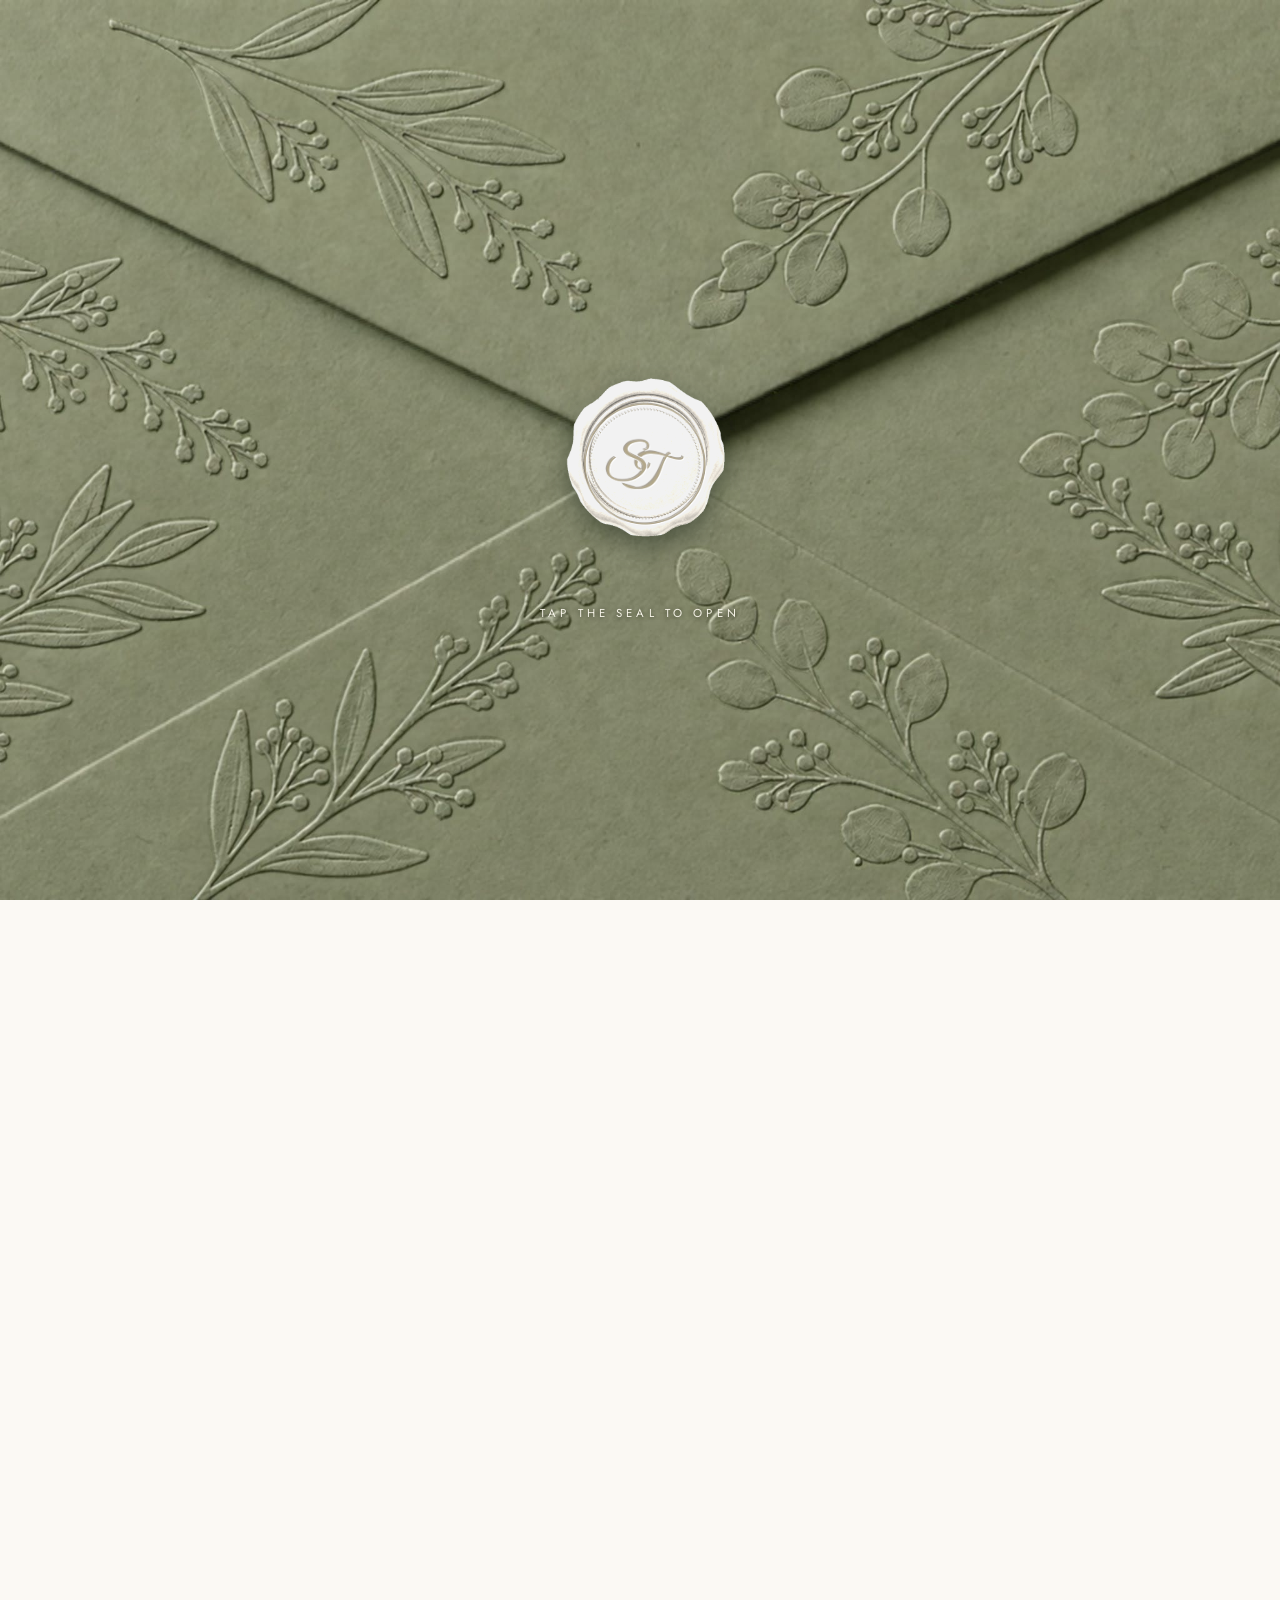
<file: sarim-and-tala/wedding.html>
<!doctype html>
<html lang="en">
<head>
<meta charset="utf-8">
<meta name="robots" content="noindex, nofollow">
<link rel="icon" type="image/svg+xml" href="favicon.svg">
<link rel="icon" type="image/png" sizes="32x32" href="favicon-32.png">
<link rel="apple-touch-icon" href="apple-touch-icon.png">
<meta name="viewport" content="width=device-width, initial-scale=1">
<link rel="preconnect" href="https://fonts.googleapis.com">
<link rel="preconnect" href="https://fonts.gstatic.com" crossorigin>
<link href="https://fonts.googleapis.com/css2?family=Amiri&family=Cormorant+Garamond:ital,wght@0,300;0,400;0,500;1,300;1,400&family=Jost:wght@300;400;500&family=Great+Vibes&display=swap" rel="stylesheet">
<link rel="preload" as="image" href="img/envelope.jpg">
<link rel="stylesheet" href="css/style.css?v=mwwxynme">
<link rel="stylesheet" href="css/wedding.css?v=mwwxynme">
<title>Sarim &amp; Tala · The Wedding</title>
<meta name="theme-color" content="#8a9a80">
<link rel="stylesheet" href="css/motion.css?v=mwwxynme">
<link rel="stylesheet" href="css/apart.css?v=mwwxynme">
<link rel="stylesheet" href="css/phone.css?v=mwwxynme">
</head>
<body class="wedding v2 locked" data-event="wedding">

<!-- The envelope: four paper flaps and a wax seal -->
<div id="post" class="real">
  <div class="env2">
    <div class="flap f-bottom"></div>
    <div class="flap f-top"></div>
    <div class="flap f-left"></div>
    <div class="flap f-right"></div>
  </div>
  <button class="seal" type="button" aria-label="Break the seal to open your invitation">
    <img src="img/seal.webp" alt="">
    <span data-logo="seal"></span>
  </button>
  <p class="hint">Tap the seal to open</p>
</div>

<nav class="topnav">
  <a class="brand" href="index.html">S <i>&amp;</i> T</a>
  <span><a href="#details">Details</a><a href="#day">The day</a><a href="#rsvp">RSVP</a></span>
</nav>

<header class="hero2">
  <div class="card">
    <svg class="cap" viewBox="0 0 1000 100" preserveAspectRatio="none" aria-hidden="true"><path d="M0 101V62Q0 34 40 34H290C380 34 420 2 500 2s120 32 210 32h250q40 0 40 28v39Z"/></svg>
    <div class="card-in">
      <p class="eyebrow">Together with their families<br>invite you to the wedding of</p>
      <h1 class="names2"><span data-bind="first"></span> <em>&amp;</em> <span data-bind="second"></span></h1>
      <p class="when" data-bind="dateDMY"></p>
      <p class="where"><span data-bind="venue"></span> · Mississauga</p>
      <a class="btn" href="#rsvp">You're invited</a>
      <div class="scene"><img src="img/painting.jpg" alt="A painted garden with a white pavilion beside a still lake" data-par="-0.05"></div>
    </div>
  </div>
  <img class="rose l" src="img/roses.webp" alt="" data-par="0.07">
  <img class="rose r" src="img/roses.webp" alt="" data-par="0.1">
</header>

<section class="sec light" id="details">
  <div class="wrap wide">
    <div class="facts rv">
      <div><svg class="ico" viewBox="0 0 24 24"><circle cx="9" cy="13" r="5.5"/><circle cx="15" cy="13" r="5.5"/></svg><span class="label">The date</span><p data-bind="dateLong"></p></div>
      <div><svg class="ico" viewBox="0 0 24 24"><circle cx="12" cy="12" r="8.5"/><path d="M12 7v5l3.5 2"/></svg><span class="label">The hour</span><p data-bind="time"></p></div>
      <div><svg class="ico" viewBox="0 0 24 24"><path d="M12 21.5s-6.5-6-6.5-11a6.5 6.5 0 0 1 13 0c0 5-6.5 11-6.5 11Z"/><circle cx="12" cy="10.5" r="2.2"/></svg><span class="label">The venue</span><p data-bind="venue"></p><p class="small" data-bind="address"></p></div>
      <div><svg class="ico" viewBox="0 0 24 24"><path d="M12 20.5S4 15.5 4 9.8A4.3 4.3 0 0 1 12 7.6a4.3 4.3 0 0 1 8 2.2c0 5.7-8 10.700-8 10.700Z"/></svg><span class="label">Good company</span><p>Family &amp; friends</p></div>
    </div>
    <div class="btns rv">
      <button class="btn" id="cal" type="button">Add to calendar</button>
      <a class="btn ghost" id="map" target="_blank" rel="noopener">Get directions</a>
    </div>

    <div class="heading rv" id="day"><h2>The Day</h2><p class="eyebrow">An evening of dinner and celebration</p></div>
    <div class="dayline rv"></div>
  </div>
</section>

<section class="sec dark apart" id="apart">
  <div class="lace" aria-hidden="true"></div>
  <div class="wrap wide">
    <p class="eyebrow rv">Where we&rsquo;re each coming from</p>
    <h2 class="rv">Two cities, <i>one</i> wedding</h2>
    <div class="route rv">
      <svg class="stitch" aria-hidden="true" data-join>
        <defs><mask id="stitch-reveal" maskUnits="userSpaceOnUse" x="-100" y="-100" width="4000" height="4000"><path class="reveal" pathLength="1" fill="none" stroke="#fff" stroke-width="10" stroke-dasharray="1" stroke-dashoffset="0"/></mask></defs>
        <path class="thread-line" mask="url(#stitch-reveal)"/>
        <path class="heart" d="M0 5.5C-9.500 -2.500 -5 -10 0 -5C5 -10 9.500 -2.500 0 5.5Z"/>
      </svg>
      <figure class="cameo her">
        <div class="map"><svg viewBox="0 0 400 400" role="img" aria-label="Map showing Houston"><defs><clipPath id="clip-houston"><circle cx="200" cy="200" r="198"/></clipPath></defs><g clip-path="url(#clip-houston)"><rect class="water" width="400" height="400"/><path class="grat" d="M3.6,420L3.6,-20M65.8,420L65.8,-20M128.1,420L128.1,-20M190.4,420L190.4,-20M252.7,420L252.7,-20M314.9,420L314.9,-20M377.2,420L377.2,-20M-20,387.2L-12,387.2L65.8,387.2L143.7,387.2L221.5,387.2L299.4,387.2L377.2,387.2L420,387.2M-20,318.5L-12,318.5L65.8,318.5L143.7,318.5L221.5,318.5L299.4,318.5L377.2,318.5L420,318.5M-20,248.6L-12,248.6L65.8,248.6L143.7,248.6L221.5,248.6L299.4,248.6L377.2,248.6L420,248.6M-20,177.4L-12,177.4L65.8,177.4L143.7,177.4L221.5,177.4L299.4,177.4L377.2,177.4L420,177.4M-20,104.7L-12,104.7L65.8,104.7L143.7,104.7L221.5,104.7L299.4,104.7L377.2,104.7L420,104.7M-20,30.5L-12,30.5L65.8,30.5L143.7,30.5L221.5,30.5L299.4,30.5L377.2,30.5L420,30.5"/><path class="shore" d="M158.8,252.1L158.1,252.1L159.6,249.3L159.9,248.1L162.4,244.4L163.7,243.9L164.2,245.5L161.7,248ZM411.8,187.7L410.1,189.6L410.2,188.9L411.4,187L412.3,186.3ZM420,169.5L419,169.3L417.3,168.6L417,167.9L420,168.7L420,169.5ZM166.6,243.2L165.4,243.4L166.9,241.4L169.2,240.5L174.2,236.8L176.3,236.6L177.3,235.3L177.8,235.1L177.5,236.7L173.4,238.9ZM148.2,273.2L147.3,275.2L147.5,272.2L150.1,265.4L155.2,256.4L157.4,254.9L151.4,264.7ZM220.3,208L218.7,208.3L225.5,202.8L226.9,201L228.8,201.1L225.7,204.1ZM153.9,313L153.5,314.6L150.9,307.1L146.7,290L146.6,280.2L147.2,276.8L148.3,290.6L152.9,308.1ZM401.4,174.4L401.5,176L400,175.2L397.7,175.1L398.7,174.5L399.4,174L399.7,173.4L402.6,171.3L401.8,172.8ZM321.4,195.3L320.2,195.8L315.1,192.7L314.7,191.4L317.3,190.2L318.8,190.3L321.3,191.8L322.2,192.3L322.6,192.9L322.4,193.9ZM413.7,184.3L412.8,185.4L413.7,180L412.5,175.3L413.8,177.4L414.2,179.8ZM420,164.5L417.9,164.6L414,162.7L412.3,162.4L411.3,162.4L406.7,164.1L401.4,165.4L400.1,165L398.4,164.9L394.5,169.3L390,171.4L378.6,167.7L375.8,164.7L373.3,164.1L370.2,163.7L366.9,167.4L364.4,172.3L368.3,175L371.8,176.3L377.4,175.2L380.5,172.9L383.1,172.9L384.3,172.4L385.4,171.2L387.6,172.2L387.6,173.2L386.1,174.6L384.2,175.7L383,177.1L385.2,179.9L388.7,180.8L390,180.4L390.8,177.3L393,175.3L395.9,175.7L395.5,177L395.9,178.2L397.2,180.2L397.1,183.1L397.3,183.8L394.2,185.1L391.8,185.6L390,187.2L390.9,188.2L389,189.1L387.7,188.7L387.1,189.1L386.9,190.1L385.9,191L387.3,193.9L390.3,195.8L392.4,198.2L400.7,201.3L402.7,201.2L404.7,204.3L406.3,205.4L407.9,205.9L407.7,208.1L404.9,209.6L404.2,211.5L403.5,212.6L402.3,211.2L401,210.3L398.1,213.2L396.6,213.8L397.3,210.7L396.2,209.4L394.6,206.2L392.1,204.3L390.4,203.6L389,202.4L387.4,201.9L386,202L383.7,201.3L383.5,199.6L382.9,198.3L381,196.8L372.3,194L372.2,195.2L372.8,196L374.1,196.6L375.6,197.8L375.6,201.1L374.9,202.6L374.6,204.6L374.1,206.7L373,208.3L370.6,209.4L369.5,208.5L367.8,204L365.4,202.6L361.6,202.5L359,203.5L356.1,207.8L353.8,208.5L346,206.3L337,202.9L337.3,201.7L338.7,201.4L341.4,201.8L341.2,200.7L338.5,196.8L338,195.1L338.3,193L337.4,193.1L335.8,194.8L330.1,193.3L328.5,191.5L325.1,186.5L320.4,186.3L318.3,183.3L314.4,184.6L312.4,186L310.7,188.2L311.4,189.3L313.1,191.1L312.3,192L306.8,193.3L294,191.8L290.3,190.5L285.3,187.6L278.3,185.3L275,184.9L271.7,185.4L262.2,185.6L259.9,186.3L258.1,187.2L256.8,186.2L256.3,184.2L257.4,183.9L258.6,182.7L259.7,180.5L259.9,179.1L259.1,178.2L257.6,178.1L254.3,184L256.2,187.3L256.1,188.5L249.6,189.2L234.8,195.9L229,199.5L229.3,198.2L236.3,193.6L233.8,192.9L229.8,194L228.4,193.6L230.1,189.8L229.6,186.4L226.7,186.3L224.9,189L223.7,188.9L222.1,187.7L220.8,188.1L221.7,194.2L223.5,196.7L225,199.9L221,203.9L217.2,207.2L216.8,210.3L213,214.4L209.5,216.8L201.1,222.2L198.7,223.4L194.9,225.9L189.7,227.8L184.8,230.9L183.1,231.3L186.3,228.8L190,226.2L186.8,226.6L181.8,225.4L178.8,225.3L178.7,226.3L176.4,227.6L174,225.7L173,224.4L172.5,223.3L171.4,223L170.5,223.5L174,231.3L175.6,231.7L177.3,232.4L175.2,234.2L172.9,235.6L169.3,236.5L166.3,233.7L165.6,237.3L165.3,240.8L164.2,241.7L162.6,243L161.7,242L161.3,240.7L160.3,241.9L158.8,242.8L156.3,243L154.4,243.5L154.4,245L154.8,246.4L158.2,245.3L157,249.1L153.9,252.8L151.4,253.7L147.6,253.2L146.7,253.5L145.8,254.3L150.3,260.2L147.4,269L145.6,272.2L144.3,272.6L142.9,272.7L138,269.9L135.3,267.7L137.7,273.6L144.1,275.4L144.5,277.6L144.4,279.6L143.2,281.8L142,284.8L142.8,286.9L143.9,292.1L144.7,294.5L145.7,301.6L146.7,304.7L152.6,316.1L154.6,316.2L154.9,317.5L154.7,319.8L154.1,327L152.2,332.8L146,345L143.5,352.5L138.5,373.9L136.9,387.9L136.6,394.4L136.1,395.4L136.6,396.3L135.4,410.8L135.9,420L-20,420L-20,-20L420,-20Z"/><path class="land" d="M158.8,252.1L158.1,252.1L159.6,249.3L159.9,248.1L162.4,244.4L163.7,243.9L164.2,245.5L161.7,248ZM411.8,187.7L410.1,189.6L410.2,188.9L411.4,187L412.3,186.3ZM420,169.5L419,169.3L417.3,168.6L417,167.9L420,168.7L420,169.5ZM166.6,243.2L165.4,243.4L166.9,241.4L169.2,240.5L174.2,236.8L176.3,236.6L177.3,235.3L177.8,235.1L177.5,236.7L173.4,238.9ZM148.2,273.2L147.3,275.2L147.5,272.2L150.1,265.4L155.2,256.4L157.4,254.9L151.4,264.7ZM220.3,208L218.7,208.3L225.5,202.8L226.9,201L228.8,201.1L225.7,204.1ZM153.9,313L153.5,314.6L150.9,307.1L146.7,290L146.6,280.2L147.2,276.8L148.3,290.6L152.9,308.1ZM401.4,174.4L401.5,176L400,175.2L397.7,175.1L398.7,174.5L399.4,174L399.7,173.4L402.6,171.3L401.8,172.8ZM321.4,195.3L320.2,195.8L315.1,192.7L314.7,191.4L317.3,190.2L318.8,190.3L321.3,191.8L322.2,192.3L322.6,192.9L322.4,193.9ZM413.7,184.3L412.8,185.4L413.7,180L412.5,175.3L413.8,177.4L414.2,179.8ZM420,164.5L417.9,164.6L414,162.7L412.3,162.4L411.3,162.4L406.7,164.1L401.4,165.4L400.1,165L398.4,164.9L394.5,169.3L390,171.4L378.6,167.7L375.8,164.7L373.3,164.1L370.2,163.7L366.9,167.4L364.4,172.3L368.3,175L371.8,176.3L377.4,175.2L380.5,172.9L383.1,172.9L384.3,172.4L385.4,171.2L387.6,172.2L387.6,173.2L386.1,174.6L384.2,175.7L383,177.1L385.2,179.9L388.7,180.8L390,180.4L390.8,177.3L393,175.3L395.9,175.7L395.5,177L395.9,178.2L397.2,180.2L397.1,183.1L397.3,183.8L394.2,185.1L391.8,185.6L390,187.2L390.9,188.2L389,189.1L387.7,188.7L387.1,189.1L386.9,190.1L385.9,191L387.3,193.9L390.3,195.8L392.4,198.2L400.7,201.3L402.7,201.2L404.7,204.3L406.3,205.4L407.9,205.9L407.7,208.1L404.9,209.6L404.2,211.5L403.5,212.6L402.3,211.2L401,210.3L398.1,213.2L396.6,213.8L397.3,210.7L396.2,209.4L394.6,206.2L392.1,204.3L390.4,203.6L389,202.4L387.4,201.9L386,202L383.7,201.3L383.5,199.6L382.9,198.3L381,196.8L372.3,194L372.2,195.2L372.8,196L374.1,196.6L375.6,197.8L375.6,201.1L374.9,202.6L374.6,204.6L374.1,206.7L373,208.3L370.6,209.4L369.5,208.5L367.8,204L365.4,202.6L361.6,202.5L359,203.5L356.1,207.8L353.8,208.5L346,206.3L337,202.9L337.3,201.7L338.7,201.4L341.4,201.8L341.2,200.7L338.5,196.8L338,195.1L338.3,193L337.4,193.1L335.8,194.8L330.1,193.3L328.5,191.5L325.1,186.5L320.4,186.3L318.3,183.3L314.4,184.6L312.4,186L310.7,188.2L311.4,189.3L313.1,191.1L312.3,192L306.8,193.3L294,191.8L290.3,190.5L285.3,187.6L278.3,185.3L275,184.9L271.7,185.4L262.2,185.6L259.9,186.3L258.1,187.2L256.8,186.2L256.3,184.2L257.4,183.9L258.6,182.7L259.7,180.5L259.9,179.1L259.1,178.2L257.6,178.1L254.3,184L256.2,187.3L256.1,188.5L249.6,189.2L234.8,195.9L229,199.5L229.3,198.2L236.3,193.6L233.8,192.9L229.8,194L228.4,193.6L230.1,189.8L229.6,186.4L226.7,186.3L224.9,189L223.7,188.9L222.1,187.7L220.8,188.1L221.7,194.2L223.5,196.7L225,199.9L221,203.9L217.2,207.2L216.8,210.3L213,214.4L209.5,216.8L201.1,222.2L198.7,223.4L194.9,225.9L189.7,227.8L184.8,230.9L183.1,231.3L186.3,228.8L190,226.2L186.8,226.6L181.8,225.4L178.8,225.3L178.7,226.3L176.4,227.6L174,225.7L173,224.4L172.5,223.3L171.4,223L170.5,223.5L174,231.3L175.6,231.7L177.3,232.4L175.2,234.2L172.9,235.6L169.3,236.5L166.3,233.7L165.6,237.3L165.3,240.8L164.2,241.7L162.6,243L161.7,242L161.3,240.7L160.3,241.9L158.8,242.8L156.3,243L154.4,243.5L154.4,245L154.8,246.4L158.2,245.3L157,249.1L153.9,252.8L151.4,253.7L147.6,253.2L146.7,253.5L145.8,254.3L150.3,260.2L147.4,269L145.6,272.2L144.3,272.6L142.9,272.7L138,269.9L135.3,267.7L137.7,273.6L144.1,275.4L144.5,277.6L144.4,279.6L143.2,281.8L142,284.8L142.8,286.9L143.9,292.1L144.7,294.5L145.7,301.6L146.7,304.7L152.6,316.1L154.6,316.2L154.9,317.5L154.7,319.8L154.1,327L152.2,332.8L146,345L143.5,352.5L138.5,373.9L136.9,387.9L136.6,394.4L136.1,395.4L136.6,396.3L135.4,410.8L135.9,420L-20,420L-20,-20L420,-20Z"/><path class="lake-shore" d="M146,340.8L145,343.6L142.5,350.2L140.2,360.5L137.8,370.9L136.8,378.5L135.6,390.1L135.4,390.1L135.1,384.4L135.6,381.8L135.9,378.2L136.2,373.9L135.3,372.3L134.2,372.1L133.5,370.9L133.3,369.6L133.6,368.6L134.3,368.6L136.1,370.1L136.7,370.1L137.8,364.5L137.5,363L137.4,358.3L139.2,356.2L138.9,355.2L137.2,354.2L136.6,353.2L137.5,347.5L137.5,346.1L137.3,345.3L135.8,344.1L136.8,343.1L138.1,341.1L138.9,340.4L139.2,340.5L140.2,341.8L141.3,342.3L142.3,342.3L142.7,341.7L143.1,338L143.4,337.6L144.5,337.8L145.6,339L146,340.8L146,340.8ZM364,167.5L362.7,170.3L360.5,170.9L359.3,170.3L359.2,168.9L359.9,167.2L361.9,164.8L363.7,165.6L364,167.5L364,167.5ZM37.2,195.2L37.2,195.5L36.7,195.8L35.4,196L33.5,196.7L31.6,196.8L30,196.5L28.8,195.6L27.4,195.2L26.2,195.4L25.8,195.1L26.1,194.4L26.6,193.1L26.3,192.5L26,192.3L25.3,192.3L25,191.6L25,190.9L25.2,190.5L26.1,190L28,191.6L29.1,192.5L30.3,193.2L31.3,194.3L32.4,195L33.6,194.4L34.6,193.6L34.9,194.1L35.4,193.3L36.2,191.4L36.4,191.5L36.1,193L36.2,194.3L36.8,195.1L37.2,195.2L37.2,195.2L37.2,195.2ZM91.3,292.1L91.3,292.1L91.3,292.1L91.3,292.1L92.3,292.4L93.3,292.4L93.4,293.2L92.3,295.8L92.3,297.9L91.6,298.9L90.7,299L89.4,298.2L89,295.2L88.1,292.1L86.7,290.6L84.7,290.9L85,290.4L85.6,289.9L85.5,287.7L84.5,285.3L82.5,282.8L82.8,281.7L84.1,282.2L85.5,283.6L88.3,286.5L90.2,286.8L90.2,290.5Z"/><path class="lake" d="M146,340.8L145,343.6L142.5,350.2L140.2,360.5L137.8,370.9L136.8,378.5L135.6,390.1L135.4,390.1L135.1,384.4L135.6,381.8L135.9,378.2L136.2,373.9L135.3,372.3L134.2,372.1L133.5,370.9L133.3,369.6L133.6,368.6L134.3,368.6L136.1,370.1L136.7,370.1L137.8,364.5L137.5,363L137.4,358.3L139.2,356.2L138.9,355.2L137.2,354.2L136.6,353.2L137.5,347.5L137.5,346.1L137.3,345.3L135.8,344.1L136.8,343.1L138.1,341.1L138.9,340.4L139.2,340.5L140.2,341.8L141.3,342.3L142.3,342.3L142.7,341.7L143.1,338L143.4,337.6L144.5,337.8L145.6,339L146,340.8L146,340.8ZM364,167.5L362.7,170.3L360.5,170.9L359.3,170.3L359.2,168.9L359.9,167.2L361.9,164.8L363.7,165.6L364,167.5L364,167.5ZM37.2,195.2L37.2,195.5L36.7,195.8L35.4,196L33.5,196.7L31.6,196.8L30,196.5L28.8,195.6L27.4,195.2L26.2,195.4L25.8,195.1L26.1,194.4L26.6,193.1L26.3,192.5L26,192.3L25.3,192.3L25,191.6L25,190.9L25.2,190.5L26.1,190L28,191.6L29.1,192.5L30.3,193.2L31.3,194.3L32.4,195L33.6,194.4L34.6,193.6L34.9,194.1L35.4,193.3L36.2,191.4L36.4,191.5L36.1,193L36.2,194.3L36.8,195.1L37.2,195.2L37.2,195.2L37.2,195.2ZM91.3,292.1L91.3,292.1L91.3,292.1L91.3,292.1L92.3,292.4L93.3,292.4L93.4,293.2L92.3,295.8L92.3,297.9L91.6,298.9L90.7,299L89.4,298.2L89,295.2L88.1,292.1L86.7,290.6L84.7,290.9L85,290.4L85.6,289.9L85.5,287.7L84.5,285.3L82.5,282.8L82.8,281.7L84.1,282.2L85.5,283.6L88.3,286.5L90.2,286.8L90.2,290.5Z"/><path class="state" d="M385.5,141.2L384.5,145.4L382.3,151L382.3,152.5L382.8,154.3L382.8,155.3L383.6,156.9L385.4,158.4L387,160.7L388.4,164.8L388.8,166.7L389.9,169.4L390.5,169.9L391.4,170.2L392.1,170.4M251.2,47.1L249.6,46.3L246.7,45.9L245.2,46.1L243.5,45.9L242.3,46.8L241.5,46.9L240.9,46.7L240.5,46L239.2,45.5L237.6,43.6M237.6,43.6L230.6,41.7L228.8,40.5L225.6,39.2L222.7,36.3L217,32.8L214.8,32L214.1,32.1L212.9,33.8L209.9,35.2L208.2,35.2L205.2,34.7L204.6,34.3L204.2,33.2L203,32.5L202.1,33.1L197.8,34.5L197.1,35.5L194.6,35.6L192.2,34.9L186,37.1L183.9,38.9L181.7,39.5L180.6,41.3L179.9,41L177.6,38.9L175.2,38.2L172,36.1L171.8,34.2L171.5,34L170.9,33.8L170.2,34L168.8,35.6L168,36L167.1,35.9L164,34.8L162.7,32.9L162,32.3L161.3,32.2L159.9,32.8L159.2,34.9L158.6,35.5L157.3,35.8L157.3,36.9L156.2,39.8L155.5,40.4L154.7,40.3L153.9,39.6L153.3,38.5L153,37.7L153.4,35.3L153.2,34.6L152.6,34.3L151,35.4L149.6,35.4L147.9,36.5L146.8,36.8L145.8,36.5L144.2,34.7L141.5,33.6L140.4,31.5L139.9,30.9L139.3,30.8L138.7,30.8L137.7,31.5L134.5,34.2L133,35.1L131.8,35.3L130.5,35L129.8,34.3L129.6,31.5L128.9,30.7L125.9,28.9L125.3,27.3L125,25L121.4,25.4L117,25.1L115,27.1L114,27.5L112.7,27.1L109.2,24.4L105.4,24.9L103.2,24.6L97.9,22.6L93.8,22.4L92.1,22.1L91.2,21.6L90.7,18.5L89.1,15.8L88.5,15.1L85.7,13.3L85.3,13.2L85,13.6L84.4,15.7L83.5,15.8L80.3,15.2L77.3,15.8L75.6,14.8L70,10L67.7,8.7L65.8,8.3L65.8,3.8L65.8,-0.7L65.8,-5.3L65.8,-9.8L65.8,-14.4L65.8,-18.9L65.8,-20M251.4,67.4L251.3,62.3L251.3,57.3L251.2,52.2L251.2,47.1M238.9,-20L238.9,-17.9L238.8,-13.8L238.7,-9.7L238.6,-5.5L238.5,-1.4L238.5,2.7L238.4,6.8L238.3,10.9L238.2,15.1L238.1,19.1L238,23.2L237.9,27.3L237.8,31.4L237.8,35.5L237.7,39.6L237.6,43.6M259.1,178.2L261.2,174.6L261.7,173.3L261.3,167.2L260.4,165L260.5,163.7L261.5,160.3L261.4,157.3L263.1,153.5L264.3,151.6L265.8,147.6L266.1,145.1L266.7,143.1L266.3,141.1L267.3,139.6L266.6,137.5L266.4,134.7L265.2,133.6L263.1,129.5L263.1,127.7L260.9,123.8L260.8,122.5L258.7,120.5L258.2,119.2L258.1,113.9L257.5,112.3L255.6,109.2L251.3,104.7L251.3,100.1L251.3,95.4L251.3,90.8L251.3,86.1L251.4,81.4L251.4,76.7L251.4,72.1L251.4,67.4M251.4,67.4L257,67.3L262.6,67.3L268.2,67.3L273.8,67.3L279.3,67.3L284.9,67.3L290.5,67.3L296.1,67.3L301.7,67.3L307.3,67.3L312.9,67.3L318.5,67.3L324.1,67.2L329.7,67.2L335.3,67.2L341.4,67.2M368.1,-7.4L376,-7.4L384.3,-7.3L392.6,-7.3L400.8,-7.3L409.1,-7.3L417.4,-7.3L420,-7.3M325.6,141.2L333.1,141.2L340.6,141.2L348,141.2L355.5,141.2L363,141.2L370.5,141.2L378,141.2L385.5,141.2M341.4,67.2L341.6,69L343.1,70.1L343.2,72.1L341.8,74.9L341.9,76.9L343.2,78L343.1,79.1L341.6,80.4L341.4,81.7L342.5,83.1L342.9,84.8L342.8,86.7L344.2,89.1L346.4,90.7L347.8,92.6L347.9,93.6L348,94.5L347.7,95.9L345.9,97.9L344.6,99.4L343.8,99.9L343.3,100.9L343.2,103L341.2,105.8L337.2,109L334.5,113L333.2,117.9L331.8,121L330.3,122.3L329.6,124.9L329.6,128.7L328.7,130.8L326.8,131.2L326.4,133.3L327.5,137.2L327,138.9L325.8,140.2L325.6,141.2M368.1,-7.4L368.1,-6.2L368.4,-5.3L367.3,-3.5L364.3,-1.7L362.7,0.1L362.4,1.8L361.7,2.6L360.4,3L359.7,5.5L359,11.5L357.4,14.9L354.9,15.7L353.5,17L353.3,18.9L351.8,21L348.9,23.4L347.9,25.6L348.9,27.8L348.7,28.6L347.8,29.3L344.7,30.3L344.2,30.9L343.9,31.4L344.5,32.5L344.9,34.2L344.4,36.9L343.7,38.1L343,39.2L340.3,41.1L339.6,42.6L340.8,43.7L340.7,44.8L339.4,46.1L339.8,47.4L340.1,48.3L341.3,49.2L341.7,51.5L340.8,54.4L341,56.8L342.4,58.8L342.8,59.7L341.3,66.3L341.4,67.2M374.1,-20L373.9,-19.3L374.3,-15.1L372.8,-11.7L369.2,-9.1L368.1,-7.5L368.1,-7.4"/><path class="border" d="M-20,191.7L-19.3,190.2L-15.6,186.3L-11.3,185.7L-8.5,184.3L-7.1,182.2L-4.8,182L-1.5,183.7L3.8,184.7L11.3,185.2L15.6,185L17,184.2L17.7,184.3L17.7,185.2L18.8,185.5L21,185.4L22.8,186.6L25.2,190.5L33.5,196.7L33.5,196.7L34.2,198.9L37.1,201.9L42.3,206.7L45.3,210.7L46,214.1L48.7,219.5L53.4,226.9L55.5,230.8L55,231.4L55.4,233.5L56.6,237L58.9,240L62.3,242.5L65.8,246.9L69.3,253.3L73.5,258.1L78.4,261.4L81.2,264.5L81.9,267.3L81.8,269.8L81.1,271.8L81.4,273.7L82.8,275.5L83.3,277.7L82.7,280.8L82.8,281.7L82.8,281.7L83.2,282.4L87.5,287.7L89.8,292L91.6,298.8L91.6,298.9L93.6,303L96.5,304.6L100.9,305.3L104.3,306.7L106.6,308.9L109.5,310.2L113,310.7L116.3,312.2L119.5,314.6L125.5,316.3L134.3,317L141,319L145.5,322.3L147.5,322.9L148.1,323L148.4,322.5L148.7,321.6L150.5,320.5L154.7,319.8"/><text class="caps" x="87.6" y="119.4" text-anchor="middle">TEXAS</text><text class="it" x="277.6" y="287.2" text-anchor="middle">Gulf of Mexico</text><text class="caps sm" x="305.6" y="130.3" text-anchor="middle">LOUISIANA</text><text class="caps sm" x="37.8" y="304.6" text-anchor="middle">MEXICO</text><text class="caps sm" x="146.8" y="7.8" text-anchor="middle">OKLAHOMA</text><circle class="pulse" cx="210.0" cy="186.0" r="9"/><path class="pin" d="M210.0 177.0L211.9 181.4L216.4 179.6L214.6 184.1L219.0 186.0L214.6 187.9L216.4 192.4L211.9 190.6L210.0 195.0L208.1 190.6L203.6 192.4L205.4 187.9L201.0 186.0L205.4 184.1L203.6 179.6L208.1 181.4Z"/></g></svg></div>
        <figcaption><b class="script" data-bind="second"></b><span class="label">Houston, Texas</span></figcaption>
      </figure>
      <div class="between">
                <p class="miles"><b>1,277</b>miles apart</p>
      </div>
      <figure class="cameo him">
        <div class="map"><svg viewBox="0 0 400 400" role="img" aria-label="Map showing Milton"><defs><clipPath id="clip-milton"><circle cx="200" cy="200" r="198"/></clipPath></defs><g clip-path="url(#clip-milton)"><rect class="water" width="400" height="400"/><path class="grat" d="M39.5,420L39.5,128.5L39.5,-20M114.5,420L114.5,128.5L114.5,-20M189.5,420L189.5,128.5L189.5,-20M264.5,420L264.5,128.5L264.5,-20M339.5,420L339.5,128.5L339.5,-20M414.5,420L414.5,128.5L414.5,-20M-20,383L2,383L95.7,383L189.5,383L283.3,383L377,383L420,383M-20,283.6L2,283.6L95.7,283.6L189.5,283.6L283.3,283.6L377,283.6L420,283.6M-20,181.1L2,181.1L95.7,181.1L189.5,181.1L283.3,181.1L377,181.1L420,181.1M-20,75L2,75L95.7,75L189.5,75L283.3,75L377,75L420,75"/><path class="shore" d="M420,354.6L418.3,355L420,353.8L420,354.6ZM420,350.9L419.2,351L417.2,353.6L414,354.5L413.3,351.6L414.4,349.4L415.8,347.3L419,344.1L420,343.6L420,350.9ZM420,104.3L417.5,105L416,105L420,101L420,104.3ZM420,98L419.9,97.9L420,97.8L420,98ZM409.5,398.6L405.1,406L405,404.6L410.5,395.4ZM407.5,357.3L405.7,357.6L407.5,352.8L410.7,350.7L411.9,351.1L412,352.8L411.5,354.2L409.3,356.4ZM420,96.3L418.4,98.4L413.1,101.8L402.7,100.2L405.2,102.2L414.5,105.4L415.5,110.1L410.8,111.3L401.1,117.5L387.9,128.3L393.3,126.3L404.4,118.5L412.6,115.7L420,110L420,342.1L420,342.1L417.9,342.8L416.5,344.8L415,346.1L416.4,341.7L418,338.1L419.3,331L418.9,325.2L417.3,322.9L415.6,321.3L417.6,327L417.9,333.9L417.2,338L413.6,345.8L412,347.6L410.2,349.2L408.8,349.9L407.5,351.2L406,353.1L404.6,357.1L405.5,360.6L412.6,361.9L414.6,360.8L415.6,363.4L416.1,366.9L415.6,370.8L414.4,374.6L413.5,379.5L412.7,386.8L411.5,393.4L411.4,391.4L412.1,383.4L410.9,384.2L410.1,386.1L407.9,396.4L404.9,401.9L402.1,405.7L399.3,405.1L399.9,408.1L399.1,409.6L398.4,412.9L396.7,415.1L395.1,414.9L392.8,416.4L391.9,417.5L391.8,419.7L391.6,420L370.4,420L370.4,420L368.3,417.9L363.8,415.2L357.4,407.9L357.5,405.9L357.4,402.5L359.3,397.1L361.2,393.3L363.8,391.4L371.2,389.4L373.1,386.4L374.2,383.9L370.5,388.2L365,389.7L362,391.3L359.6,393.8L358.2,396.9L355,400.6L355.2,403.1L355.7,404.9L355.5,408.6L357.5,412.2L361.5,418L361.7,420L331.9,420L331.9,420L333.8,416.4L336.7,413.8L340.4,413.9L344.2,413.5L341.8,412.4L339.4,411.8L341.2,409.4L342.8,409L344.3,406.9L340.6,407.2L341.1,403.3L339.3,404.1L337.1,404.5L336.3,406.1L336.5,408.9L335.9,410.7L334.2,412.1L331.4,413.3L331.1,411.3L330.2,410.4L329.9,414.6L329.1,416L327.1,412.1L326.5,412.9L326.6,414L326,415.9L324.3,417L324.4,419.4L324.1,420L321.7,420L321.7,420L318.1,418.6L318,419.4L318.4,420L-20,420L-20,-20L420,-20Z"/><path class="land" d="M420,354.6L418.3,355L420,353.8L420,354.6ZM420,350.9L419.2,351L417.2,353.6L414,354.5L413.3,351.6L414.4,349.4L415.8,347.3L419,344.1L420,343.6L420,350.9ZM420,104.3L417.5,105L416,105L420,101L420,104.3ZM420,98L419.9,97.9L420,97.8L420,98ZM409.5,398.6L405.1,406L405,404.6L410.5,395.4ZM407.5,357.3L405.7,357.6L407.5,352.8L410.7,350.7L411.9,351.1L412,352.8L411.5,354.2L409.3,356.4ZM420,96.3L418.4,98.4L413.1,101.8L402.7,100.2L405.2,102.2L414.5,105.4L415.5,110.1L410.8,111.3L401.1,117.5L387.9,128.3L393.3,126.3L404.4,118.5L412.6,115.7L420,110L420,342.1L420,342.1L417.9,342.8L416.5,344.8L415,346.1L416.4,341.7L418,338.1L419.3,331L418.9,325.2L417.3,322.9L415.6,321.3L417.6,327L417.9,333.9L417.2,338L413.6,345.8L412,347.6L410.2,349.2L408.8,349.9L407.5,351.2L406,353.1L404.6,357.1L405.5,360.6L412.6,361.9L414.6,360.8L415.6,363.4L416.1,366.9L415.6,370.8L414.4,374.6L413.5,379.5L412.7,386.8L411.5,393.4L411.4,391.4L412.1,383.4L410.9,384.2L410.1,386.1L407.9,396.4L404.9,401.9L402.1,405.7L399.3,405.1L399.9,408.1L399.1,409.6L398.4,412.9L396.7,415.1L395.1,414.9L392.8,416.4L391.9,417.5L391.8,419.7L391.6,420L370.4,420L370.4,420L368.3,417.9L363.8,415.2L357.4,407.9L357.5,405.9L357.4,402.5L359.3,397.1L361.2,393.3L363.8,391.4L371.2,389.4L373.1,386.4L374.2,383.9L370.5,388.2L365,389.7L362,391.3L359.6,393.8L358.2,396.9L355,400.6L355.2,403.1L355.7,404.9L355.5,408.6L357.5,412.2L361.5,418L361.7,420L331.9,420L331.9,420L333.8,416.4L336.7,413.8L340.4,413.9L344.2,413.5L341.8,412.4L339.4,411.8L341.2,409.4L342.8,409L344.3,406.9L340.6,407.2L341.1,403.3L339.3,404.1L337.1,404.5L336.3,406.1L336.5,408.9L335.9,410.7L334.2,412.1L331.4,413.3L331.1,411.3L330.2,410.4L329.9,414.6L329.1,416L327.1,412.1L326.5,412.9L326.6,414L326,415.9L324.3,417L324.4,419.4L324.1,420L321.7,420L321.7,420L318.1,418.6L318,419.4L318.4,420L-20,420L-20,-20L420,-20Z"/><path class="lake-shore" d="M73.1,269.2L74.1,269.7L73.1,272.8L72.6,277.6L72.9,280.1L74.7,281.1L79.4,283.3L83.2,283.8L88.6,281.8L90.3,281.8L91.8,282.4L93.2,283.6L95.3,287.1L95.9,286.5L96.1,283.4L97.2,280.7L99,278.4L102.8,275.7L108.5,272.4L112.8,270.6L116.8,270L117.1,269.5L119.2,267.7L119.5,268.1L118.7,269.8L118.7,270.6L119.5,270.6L120.5,268.7L121.7,265L124.6,261L133.4,253.7L136.8,251.7L142.5,250.5L150.5,250L158.5,251L166.4,253.4L171.8,254.6L174.6,254.4L186,256L187.2,255.6L185.6,254.7L178.1,253.7L175.7,252.8L172.8,253L172.6,252.5L174.7,249.4L175.8,249L177.3,247.7L178.8,246.2L181.2,244.3L185.8,242.9L192.4,241.9L199,240L200.8,239.9L202.2,240.4L204.7,240.3L212.5,238.9L217.1,238.9L220.4,239.3L222.4,240.1L224.9,239.8L229.4,237.5L229.9,236.7L229,235.3L226.6,233.3L225.5,231.7L225.7,230.5L225.4,229.5L224.3,228L224.5,227.3L230.4,229.2L231,229.8L230.7,231.1L230.7,231.1L230.7,231.1L230.7,231.1L230.7,231.1L230.7,231.1L229.8,232.9L230,235.4L231.3,238.6L231.8,241.2L231.6,243.1L230.1,244.9L227.2,246.6L224.7,249.2L222.3,252.7L219.2,255.5L215.2,257.7L211.4,260.5L207.8,263.9L200.6,268.5L186.6,276.3L184.8,277.2L183.2,278.1L180.1,279.8L177,281.6L156.9,289L143.4,295.2L135.2,300.2L128.1,306.4L124.9,308.2L121.3,308.7L115.8,308.4L109.9,309.1L103.9,310.9L100,312.4L98.2,313.5L96.5,313.9L94.8,313.4L90.4,310.4L90.1,310.7L89.2,311.1L86.6,310.6L83.7,310.5L81.1,311.6L78.5,311.8L76,311.1L78.1,310L88.2,307.7L88.1,307.3L84.5,306L83.3,304.8L82.4,304.9L81.7,306.3L80.3,306.9L78.4,306.7L76.4,305.6L74.4,303.7L67.9,300.7L66.1,299.1L63.8,298L60.4,297.5L59.9,296.6L60.4,295.4L63.4,289.7L65.1,287.5L65.8,286.9L66.8,286.9L67.2,286.4L67,285.1L67.4,284.4L69.3,282.3L70.4,281.2L69.9,279.4L70.4,276.3L71.7,272.1ZM227.4,233.2L227.4,233.2L227.4,233.2L227.4,233.2L228.5,233.4L229.6,231.6L230.2,230.6L230.1,230.1L227.5,229.5L226.5,230.1L226.3,231.5L226.6,232.6ZM90.6,296.4L90.6,296.4L90.6,296.4L90.6,296.4L91,295.2L90.4,292.9L90,292.3L89.2,293.4L88.8,295.9L88.8,297ZM347.5,155.7L347.5,155.7L347.5,155.7L347.9,157.1L347.4,158.6L345.8,160.3L330.6,171.5L326.3,175.5L327.9,177.8L328,178.8L329,178.7L332.1,176.7L333,176.9L333.5,177.5L333.7,178.7L332.3,180.9L332.9,181.4L335.7,180.9L336.9,181.2L335.8,182.8L334.4,183.9L334.2,184.9L332.1,187.6L331.2,188.2L330.6,187.8L330.8,186.6L328.8,187.9L328.7,189L329.8,190L330.7,191.5L331.3,193.7L331.6,198.2L332,199.1L332.2,199.5L332,200.1L331.8,201.1L332.3,202.1L331.9,203.2L330.8,204.4L328.7,205.1L325.4,205.2L321.8,206.7L317.8,209.4L315,211.9L313.5,214.2L312.4,215.2L311.7,214.8L306.3,216.6L304.4,217.9L303.9,219L303.4,219.2L302.9,218.5L299,218L291.9,217.6L286.2,218L282.2,219L278.6,218.4L275.5,216.2L270.6,214.4L257.9,212.5L247.3,212.8L238.6,214.2L225,218.1L219,220.3L216.1,222.1L214.3,222.6L211.9,222.1L207.2,222L203.1,220.7L199.7,219.8L198,217.3L198,216.3L202.4,209.5L204.1,206.3L204.6,204.4L205.7,203L208.3,201.2L209,200L210.3,199.4L212.1,199.5L215.6,197.2L220.8,192.5L224.7,189.7L227.4,188.6L234.8,187.5L239.4,186.2L242.7,185.7L244.7,186L247.8,185.5L251.9,184L257.5,182.9L264.5,182.2L269,181.4L270.9,180.5L274.8,180.6L275.4,179.3L276.4,178.7L280.1,179.1L281.4,179.8L281.6,180.3L280.7,180.7L281.2,181.6L283.1,183L286.2,183.5L289.8,182.6L292.3,183L291.7,183.6L290.4,183.6L290.2,183.9L291.2,185.1L292,185.2L294.9,183.8L295.1,184.3L293.8,186.3L294.2,187.5L296.3,188L300,187.2L304.5,184.7L306.5,184L306.9,182.9L305.4,182.9L301.5,183.3L300.4,184.1L300.4,183.6L301.1,181.7L304.6,179.1L306.2,177.5L307.1,175.9L306.1,175.9L303.2,177.6L300.5,178.5L298.2,178.7L297.6,176.9L298.9,173.3L297.7,172L291.8,173.8L291.1,174.5L291.1,174.9L291.8,175.3L291.7,175.6L290.9,176L289.6,175.6L289.6,174.9L290.2,173.6L289.5,173.1L287.7,173.5L285.3,174.3L280,176.7L280.1,176.2L281.5,174.6L287.1,172.7L289.8,171.8L291.5,171.9L292.6,171.2L293.6,171.2L294.4,171.9L296.5,171.6L299.8,170.4L301.2,170.8L300.8,172.9L301.6,173.1L303.8,171.4L305.3,170.7L305.9,171.3L301.2,174.1L299.9,175.5L299.7,176.3L300.5,177.4L302.3,177.2L310,171.6L313.7,169.7L317.4,168.6L321.1,168.3L324.2,167.4L326.7,165.7L337.4,161.9L341.7,159.6L345.8,155.4L346.8,155.2ZM313.7,173.9L313.7,173.9L313.7,173.9L315.5,171.6L315.4,170.7L311,172.1L309.5,173L309.2,173.8L310,174.3L312.1,174.5ZM329.2,180.6L329.2,180.6L329.2,180.6L329.1,181.8L329.7,181.6L330.8,180.1L330.9,179.6L329.8,179.9ZM330.6,168.9L330.6,168.9L330.6,168.9L331,167.8L329,168.2L327.2,168.6L323.4,169.2L322.6,170.5L321.4,171.8L321.1,172.6L321.6,173.1L321.7,173.7L321.3,174.4L321.9,174.6L323.7,174.7L325.8,172.9L326.3,171.9L327.2,170.2ZM336.5,165.7L336.5,165.7L336.5,165.7L336.7,165.1L335,165.1L334.1,165.8L333.9,166.4L334.2,167L335.3,166.6ZM74.1,269.7L73.1,269.2L74.6,267.3L76.4,266.1L79.8,264.6L80.7,263.7L81.4,261.3L81.9,257.3L83,254.8L84.6,253.8L85.1,252.6L84.3,251.2L85,249.9L87,248.7L88.7,248.3L90.1,248.8L90.8,250.1L90.9,253.5L90.5,254.5L90.3,255.4L90.7,256.2L91.5,257.1L96.5,258.3L97.5,258.5L98.3,258.4L98.8,259.7L99,262.8L98.4,265.1L97.2,266.5L95.2,267.4L92.4,267.7L82,266.7L78.1,267.1L76.5,267.9L75.2,268.6ZM-20,124.3L-20,124.1L-20,124L-20,119.8L-20,119.8L-18.9,118.1L-19.2,117.5L-20,117.8L-20,96.6L-20,96.6L-20,96.6L-18.7,96.4L-17.1,95.2L-16.5,93.1L-16.8,88.4L-16.5,87.9L-16.5,87.9L-16.5,87.9L-16.5,87.9L-18.2,87.1L-19.5,89.1L-20,90.8L-20,72.4L-20,72.4L-18.8,70.8L-16,69.2L-12.5,69.1L-7.8,70.2L-1.8,72.5L3,75.6L9.4,81.8L11.1,82.4L10.9,86.2L10.9,86.2L10.5,86L9.3,87.1L7,87.5L3.8,87.1L2.7,87.5L3.7,88.8L2.8,90.8L0.2,93.5L-1.3,96.2L-1.7,99L-1.3,101.5L-0.1,103.6L1.7,105L4.1,105.7L4.6,106.5L3.2,107.6L0.7,108.2L-2.8,108.4L-6.4,109.5L-10,111.8L-12.1,113.8L-12.7,115.5L-12.8,118.1L-12.3,124.3L-12.6,126.8L-14.2,131.2L-16.2,136.9L-18.6,140.6L-19.1,140.1L-18.7,138.3L-16.7,132.5L-16.4,130.1L-16.5,128.8L-17.2,128.7L-18,129.8L-18.9,132.2L-19.1,133.4L-18.6,133.6L-19,135.2L-20,137.6L-20,124.3ZM3.1,-20L2.7,-19.2L2.9,-18.1L2.5,-16.7L1.5,-14.8L2.1,-12.4L4.4,-9.3L7.2,-6.9L10.6,-5L12.7,-3.1L13.5,-1.1L14.4,0.1L15.4,0.2L16.4,1.2L17.2,2.8L16.3,5.8L13.7,10L12.5,12.7L12.8,13.9L10.5,18.5L10.4,20.3L11.3,21.5L14.9,23.3L16.1,24.8L17,25L17.7,24L19.1,23.5L21.2,23.6L23.2,24.3L25,25.7L25.7,27.1L25.2,28.6L24.2,29.1L21.3,28.9L19.7,29.6L18.7,31.2L18.4,35.3L19.2,37.1L19.7,37.1L20.4,36.3L21.2,34.6L22.1,34.4L23.1,35.7L22,38.4L19,42.4L18.2,43.7L18.2,45.5L20.7,48.8L21.7,48.5L22.3,47.7L23.3,46.7L23.3,46.7L26.6,46.2L26.1,47.6L25,47.7L23.6,48.4L22,49.8L19.7,51.3L17.3,51L15.7,48.8L13.3,48.4L10.3,49.6L7.6,49.5L5.2,48.2L0.7,47.6L0.2,46.6L0.2,45.5L1,44.4L1.4,41.8L1.4,37.7L2.1,34.8L3.2,33.1L1.4,32.4L-3.2,32.7L-8.5,34.1L-14.6,36.6L-20,37.3L-20,-20ZM26.6,46.2L30.7,44.8L33.3,44.5L35.1,45.7L36.2,47.5L36.3,49.4L35.5,51.7L35.4,53.7L36,55.4L38.2,56.4L42,56.5L43.9,57L44.6,58.4L45.4,58.6L52.2,59.3L54.8,59.9L55.5,60.9L59.8,62.1L76,65.2L80.9,64.8L87.5,63.8L89.6,65.5L90.6,65.7L92.1,65.4L101.4,64.5L102.6,66.2L107.1,67.7L110.2,67.9L114.1,68L121.4,68.8L123.1,69.3L123.3,71.1L123.3,71.9L123.9,71.9L124.7,71L126.2,70.7L127.2,70L127.8,68.8L128.9,68.5L131.6,70.1L131.7,71L128,72.8L128.4,73.6L128.6,74.1L129.6,74.3L129.7,75.2L128.5,76.2L129.6,76.8L133.2,75.4L135.1,75.3L140.6,76.4L143.1,76.4L144.6,75.5L144.8,74.7L145.5,74.1L145.9,74.3L146.1,75.4L146,77.4L148.4,78.1L153.2,77.6L156.1,77.6L158.8,77.6L159.3,78.1L160,79.3L162.1,81.6L162.7,82.6L163.4,84.9L164.9,86.3L165.4,87.5L165.5,88.6L165.9,89.7L167.3,92.1L169,93.8L170,95.3L170.3,97.1L171.3,97.7L172.8,97.4L173.5,96.6L173.4,95.1L174,95.4L174.9,97.9L174.8,101.8L175.1,104.1L176.4,107.2L178.2,108.1L179.3,109.3L182.9,110.2L183.2,110L182.5,107.9L182.9,107.4L184.1,107.3L186.1,107.6L187.4,108.6L188,110.3L187.6,112.5L185.3,114.7L185,116.6L185.5,117.8L186,118L186.7,117.3L187.6,117.7L188.9,119.2L189.3,120.4L188.6,121.3L186.4,121.8L186.3,122.7L188.7,124.7L190.6,127.3L191.5,127.6L192.1,128.4L192.2,129.9L193.2,130.8L195.9,131.9L197,134.6L197.6,136.2L198.1,138.1L198.9,138.3L199.5,137.4L199.5,135.8L200.9,135.1L201,136L200.2,138L200.4,139.5L201.6,140.7L200.1,141.1L196,140.8L194.1,139.2L193.6,138.6L192.3,138.4L191.9,137.8L192.5,136.2L192.1,135.8L189.6,136.1L187.1,137.3L185.4,138.7L185.5,140.4L186.5,142.1L188.7,143.9L189.6,146.9L189.2,151.1L188.1,154L186.3,155.5L181,154.4L172.2,150.8L167.3,147.6L165.1,143.2L164.4,142.9L159.9,144.3L157.5,146.2L155.4,148.7L154.8,147.9L155.7,143.7L156.1,141.1L155.9,140.1L155,139.3L153.4,138.6L151.2,139L147.9,140.9L147.1,140.7L147.2,140L150.6,136.8L151.8,135.1L151.8,133.4L152.3,132L153.3,130.7L153,130.1L151.5,130.2L150.8,130.8L149.2,133.1L147,132.8L146.7,132.3L147.3,131L146.8,130.2L145.2,129.9L144.7,128.4L144.2,128L142.3,127L142.1,124.2L141.4,121.9L140.3,120.2L140.2,118.5L141.3,115.7L140.9,115.3L137,114.9L129.7,114.6L125.8,115.1L125.5,116.6L126.4,117.7L128.4,118.4L129.9,119.7L130.3,120.8L131.7,121.9L133.3,124.2L135.1,127.7L136.4,129.2L137.9,129.3L138.7,129.7L138.6,133.2L139.2,135.4L140.7,137.4L141.6,139.6L141.5,143.5L141.6,147.3L140.8,149.8L138.8,152.7L137.5,155.1L136.9,157L135.8,158.2L134.2,158.9L132.5,160.2L130.8,162.3L129.7,164.8L129.2,167.9L127.7,171L125.4,174.3L124.5,177.9L125.1,182L125.1,199.7L125.6,204.1L125.3,208.4L124.3,212.6L122.6,216L120.2,218.4L117.8,220.2L115.5,221.3L113.3,223.2L111.2,226L107.7,228.4L102.8,230.6L98.8,231.9L98.3,230.8L97.2,228.6L95.1,218.4L92.1,200.1L89.6,188.7L87.6,184.3L85,180.9L81.6,178.6L79,177.6L77.2,177.9L74.4,179.8L69.1,181.4L67,182.5L65.8,183.9L64.3,184.8L62.6,185L62.5,185.4L63.7,186L63.8,187.4L60.2,193.6L60.2,193.6L60.2,193.6L60.2,193.6L60.2,193.6L60.2,193.6L59.4,195.1L57.3,195.6L55.5,196.8L53.7,200L51.9,200.8L49.4,200.5L45.2,198.6L42.7,196.6L41.8,194.7L41.8,192.4L42.5,189.7L42.4,187.6L44,183L46.2,181.4L49.3,181L51.1,180.3L51.4,179.2L52.4,178.5L54,178L55.3,175.2L56.5,169.8L57.8,166.9L58.7,166.4L59.6,166.6L59.6,167.2L63.3,163.8L64.6,161.5L64.7,159L65,151.9L65.4,147.3L66,145.2L65.8,139.9L64.7,135.4L60.6,130.5L60.1,128.9L60.2,127.2L61,125.4L62.8,124.9L66,126.4L66.5,126L65.7,125.2L65.1,123.5L65,121.1L64.6,119.8L63.9,119.5L62.1,116.7L61.9,115.3L62.1,113.9L61.4,112.6L59,110.5L54.7,108.3L44.4,104.2L42.6,102.6L40,101.7L36.8,101.4L34.7,100.1L33.8,97.9L32.4,95.9L30.4,94.1L27.3,93L22.9,92.4L18.4,90.5L13.6,87.2L10.9,86.2L11.1,82.4L12.2,82.5L12.7,82L12.8,81.4L12.3,80.7L12.6,78L12.3,77.3L14.2,73.2L15.8,72.1L17.7,72.5L18.9,73.4L19.4,74.8L19.9,75.3L21.1,75.3L21.7,75.5L22.1,75.4L22.7,74.7L26.7,75L40.3,77.1L42.1,76.7L43.2,76L43.5,74.9L42.6,73.9L39,71.7L38,70.2L37.7,68.8L38.2,67.6L37.4,66.4L35.4,65.4L31,65.1L30.2,64L30.5,63L31.9,61.6L31.9,59.7L31.5,58.5L30.9,55.2L29.9,52.9L28,49.5L27.2,48.3L26.1,47.6ZM64,75.4L62.3,75.6L60.6,77L59.5,78.4L59,80L60,81.2L62.5,82.1L64.5,81.4L66.9,77.9L66.8,77.1L65.9,76.2L64,75.4L64,75.4ZM57.2,73.7L55.2,70.7L54.2,69.8L51.3,69.2L50.8,69.8L51.5,71.2L51.4,71.9L50.2,73L47.9,74.4L46.2,74.7L45.1,74L44.3,74L44.2,75.5L44.5,76.1L46.1,77.4L49.6,78.1L54.9,78.2L57.6,77.3L58.5,75.5L58.1,74.3L57.2,73.7L57.2,73.7ZM45.9,67L46.7,66L47.2,63.4L46.2,61.3L43.6,59.6L40.6,58.6L37.2,58.2L35.8,59.4L36.6,62.2L38,65.4L40.3,69.1L42.1,70L43,69.7L43.7,68.6L44.1,67L44.9,66.5L45.9,67L45.9,67ZM33.2,57.4L32.4,57.5L32.2,58.6L32.6,59.9L34.4,62L35,61.7L35.2,60.9L35,59.6L34.3,58.4L33.2,57.4L33.2,57.4ZM34.5,56.5L34.5,55.4L33.4,52.8L33.3,50.2L34.3,47.7L34.1,46.2L32.7,45.6L31.4,45.9L29.2,48.5L30.7,50.9L31.6,54.2L32.4,55.5L33.4,56.3L34.5,56.5L34.5,56.5ZM23.4,85.4L18.6,84.7L18.4,85.6L21.2,88.3L22.9,89.3L24,89.2L24.9,88.6L25.4,87.6L25.2,86.4L23.9,85L23.4,85.4L23.4,85.4ZM78.4,84L79.4,85.2L86.9,85.9L91,87.3L95.4,89.7L99.1,91.2L102.4,92L104.9,93.3L106.7,95L111.1,97L111.6,98.1L112.4,98.6L113.4,98.3L121.2,91.6L123.5,91.3L123.5,91.9L119.6,95.9L118.2,96.3L117.4,96.3L115.4,98.1L115.3,98.6L116.5,98.3L117.7,98.8L118.9,100L120.9,99.4L123.7,97L126.3,93.5L129.8,86.2L129.4,85.7L126.3,85.7L125.8,85L126.8,83.4L127.1,81.9L126.7,80.6L125.8,80.7L124.4,82.3L123.4,84.6L122.2,89L121.9,88.8L120.6,86.4L120.4,84.5L120.9,82.4L120.5,81.2L119,80.8L118.3,79.8L118.4,78.3L117.9,77L116.8,76.1L115,76.2L112.4,77.4L110.5,79.3L109.1,82L107.9,81.9L106.8,79.1L105.7,77.9L104.4,78.4L103.7,77.9L103.4,76.4L102,76L99.5,76.6L97.8,77.4L97.1,78.6L96.5,78.7L95.8,78L94.7,78.3L93.2,79.6L92.7,80.6L93.6,82L93.5,82.6L95,83.1L95.2,84L94.6,85.5L93.7,85.4L92.6,83.8L91.7,83.2L91,83.7L90.3,83.5L89.7,82.6L88.6,82.4L86.9,82.9L85.8,82.6L85.5,81.4L84.7,80.5L83.6,79.9L83.3,78.4L83.7,76.3L82.8,75.5L80.6,76.2L79.1,77L78.3,77.9L77.2,78L75.7,77.3L74.4,77.4L73.3,78.5L72.3,78.3L71.3,77L70.4,76.7L69.5,77.4L68.9,78.6L68.7,80.3L71,81.7L78.4,84L78.4,84ZM125.3,100.4L124.4,100.2L120.9,102L120.6,102.7L120.8,103.3L121.4,103.8L122.4,103.7L124.7,101.8L125.3,100.4L125.3,100.4ZM183,139.3L183,138.6L183.6,136.5L183.1,135.7L181.4,135.3L180.6,135.7L180.8,136.8L181.4,137.9L183,139.3L183,139.3ZM348.9,221.2L349.5,222.2L347,223.5L341,223.7L335.9,220.6L335.9,219.7L337.3,219.3L344.7,220L348.9,221.2L348.9,221.2L348.9,221.2ZM299.8,251L298,257.2L294.8,262.1L294.4,261.5L295.6,257.7L296.5,254.8L297.8,254.8L299.1,250.8L299.8,251L299.8,251ZM306.5,262.6L305.4,260.4L305.1,253.7L303.7,246.6L303.1,239L303.7,239.5L306.4,249L306.4,256.4L306.6,261.2L306.5,262.6L306.5,262.6ZM320,258.3L319.7,258.9L317.5,255.9L314.5,253.1L310.5,244.1L311.4,236.6L312,235.7L313.2,245.2L314.6,249.7L316.9,253.5L320,258.3L320,258.3ZM172.7,59.7L174.2,59.3L176.5,59.5L177.7,60.7L180,61.5L184,61L185.1,60L184.1,58.7L184.8,57.5L187.5,56.3L194.9,56.6L197.8,56.1L202.5,55.6L208.5,58.2L210.7,62.2L208.8,65L205.5,66L198.1,63.5L194.1,64.5L190,66.3L189.3,66L189.8,64.2L188.9,62.4L187.2,61.8L178.5,62.8L172.7,59.7L172.7,59.7ZM292.2,242.3L290.4,244.6L288.7,248.7L288.4,247.9L288.5,246.4L289.5,243.8L291.1,241.2L291.9,238.2L292.8,239.1L292.2,242.3L292.2,242.3ZM321.5,244.6L319.7,241.2L318.9,238L319.4,236.8L321.9,244L321.9,244.6L321.5,244.6L321.5,244.6ZM329.3,243.7L325.9,240.5L323.5,237.4L323.6,234.8L325.6,238.6L328.5,241.3L329.3,243.7L329.3,243.7ZM351,26.2L351.2,27.5L350.8,30.1L349.6,33.2L348.8,36L347.2,36.1L344.6,33.9L341.6,33.7L338.9,34.4L338.3,33.7L339.2,32.7L340.6,30.4L341.1,28.2L341.2,27.4L343.6,26.6L345.9,25.9L347.8,22.5L349.4,20.7L349.7,21.9L351,26.2L351,26.2L351,26.2ZM210.2,164.9L209,167L209,168.8L208.3,169.2L207.5,166.7L206.9,162.6L205.5,160.5L205.1,159.9L205.7,158.5L208.1,156.8L210.3,154.4L211.5,151.6L212.3,149.5L212.5,147.5L213,144.5L213.7,144.9L214.2,147.7L217.1,151.6L219.1,153L220.4,155.4L220.9,157.6L220.6,159.2L219.4,161L214.2,163.1L210.2,164.9L210.2,164.9ZM321.5,12.9L321.5,12.9L321.5,12.9L321.5,12.9L321.5,12.9L323.2,13.8L324.7,13.8L326.1,13.9L327.3,14.9L327.1,15.9L325.9,16.8L324.8,17.4L322.9,17L320.6,15.4L319.4,14.5L318.8,13.8L317.7,10.7L316.9,7.2L316.1,5.7L315.1,5.2L314.5,5.8L315,8.3L315.6,10.3L314.4,9.5L313,7.2L312.7,3.4L311.7,0.9L310.2,0.8L309.9,-0.8L310.3,-2.5L310.7,-4.3L310.3,-5.8L308.7,-7L308.8,-8.1L311.5,-10.4L314.8,-13.3L318.4,-16.4L319.9,-17.7L320.2,-16.7L317.2,-14L313.3,-11L312.4,-9.3L312.7,-8.5L314.9,-10L316.8,-11.1L316.3,-9.5L315.8,-7.7L318.6,-7L322.3,-5.8L324.2,-4.1L323.7,-1.6L321.7,2.2L321.2,4.9L321,6.7L320.7,8.3L320.1,9.4L320.3,11.1ZM241,-12.5L241,-12.5L241,-12.5L241,-12.5L238.4,-11.4L235.9,-11L235,-12.4L234.6,-14.1L234,-15.8L234.8,-17.7L237.4,-17.3L241.6,-17.2L243.1,-15.8L242.6,-14L241.8,-13.1ZM291.8,-12.2L291.8,-12.2L291.8,-12.2L291.8,-12.2L293.2,-9.9L295.4,-9.7L297.2,-10.5L298.2,-9.6L299.6,-7.6L303.4,-7.3L304.5,-6.4L303.3,-3.9L297.5,-5.9L295.1,-4.7L295.3,-2.2L295.8,-1L295.2,0.1L292.3,1.4L291.2,-0.8L291.9,-5.1L290.6,-7.9L289.9,-11.2L290.6,-13.1L291.2,-13.4Z"/><path class="lake" d="M73.1,269.2L74.1,269.7L73.1,272.8L72.6,277.6L72.9,280.1L74.7,281.1L79.4,283.3L83.2,283.8L88.6,281.8L90.3,281.8L91.8,282.4L93.2,283.6L95.3,287.1L95.9,286.5L96.1,283.4L97.2,280.7L99,278.4L102.8,275.7L108.5,272.4L112.8,270.6L116.8,270L117.1,269.5L119.2,267.7L119.5,268.1L118.7,269.8L118.7,270.6L119.5,270.6L120.5,268.7L121.7,265L124.6,261L133.4,253.7L136.8,251.7L142.5,250.5L150.5,250L158.5,251L166.4,253.4L171.8,254.6L174.6,254.4L186,256L187.2,255.6L185.6,254.7L178.1,253.7L175.7,252.8L172.8,253L172.6,252.5L174.7,249.4L175.8,249L177.3,247.7L178.8,246.2L181.2,244.3L185.8,242.9L192.4,241.9L199,240L200.8,239.9L202.2,240.4L204.7,240.3L212.5,238.9L217.1,238.9L220.4,239.3L222.4,240.1L224.9,239.8L229.4,237.5L229.9,236.7L229,235.3L226.6,233.3L225.5,231.7L225.7,230.5L225.4,229.5L224.3,228L224.5,227.3L230.4,229.2L231,229.8L230.7,231.1L230.7,231.1L230.7,231.1L230.7,231.1L230.7,231.1L230.7,231.1L229.8,232.9L230,235.4L231.3,238.6L231.8,241.2L231.6,243.1L230.1,244.9L227.2,246.6L224.7,249.2L222.3,252.7L219.2,255.5L215.2,257.7L211.4,260.5L207.8,263.9L200.6,268.5L186.6,276.3L184.8,277.2L183.2,278.1L180.1,279.8L177,281.6L156.9,289L143.4,295.2L135.2,300.2L128.1,306.4L124.9,308.2L121.3,308.7L115.8,308.4L109.9,309.1L103.9,310.9L100,312.4L98.2,313.5L96.5,313.9L94.8,313.4L90.4,310.4L90.1,310.7L89.2,311.1L86.6,310.6L83.7,310.5L81.1,311.6L78.5,311.8L76,311.1L78.1,310L88.2,307.7L88.1,307.3L84.5,306L83.3,304.8L82.4,304.9L81.7,306.3L80.3,306.9L78.4,306.7L76.4,305.6L74.4,303.7L67.9,300.7L66.1,299.1L63.8,298L60.4,297.5L59.9,296.6L60.4,295.4L63.4,289.7L65.1,287.5L65.8,286.9L66.8,286.9L67.2,286.4L67,285.1L67.4,284.4L69.3,282.3L70.4,281.2L69.9,279.4L70.4,276.3L71.7,272.1ZM227.4,233.2L227.4,233.2L227.4,233.2L227.4,233.2L228.5,233.4L229.6,231.6L230.2,230.6L230.1,230.1L227.5,229.5L226.5,230.1L226.3,231.5L226.6,232.6ZM90.6,296.4L90.6,296.4L90.6,296.4L90.6,296.4L91,295.2L90.4,292.9L90,292.3L89.2,293.4L88.8,295.9L88.8,297ZM347.5,155.7L347.5,155.7L347.5,155.7L347.9,157.1L347.4,158.6L345.8,160.3L330.6,171.5L326.3,175.5L327.9,177.8L328,178.8L329,178.7L332.1,176.7L333,176.9L333.5,177.5L333.7,178.7L332.3,180.9L332.9,181.4L335.7,180.9L336.9,181.2L335.8,182.8L334.4,183.9L334.2,184.9L332.1,187.6L331.2,188.2L330.6,187.8L330.8,186.6L328.8,187.9L328.7,189L329.8,190L330.7,191.5L331.3,193.7L331.6,198.2L332,199.1L332.2,199.5L332,200.1L331.8,201.1L332.3,202.1L331.9,203.2L330.8,204.4L328.7,205.1L325.4,205.2L321.8,206.7L317.8,209.4L315,211.9L313.5,214.2L312.4,215.2L311.7,214.8L306.3,216.6L304.4,217.9L303.9,219L303.4,219.2L302.9,218.5L299,218L291.9,217.6L286.2,218L282.2,219L278.6,218.4L275.5,216.2L270.6,214.4L257.9,212.5L247.3,212.8L238.6,214.2L225,218.1L219,220.3L216.1,222.1L214.3,222.6L211.9,222.1L207.2,222L203.1,220.7L199.7,219.8L198,217.3L198,216.3L202.4,209.5L204.1,206.3L204.6,204.4L205.7,203L208.3,201.2L209,200L210.3,199.4L212.1,199.5L215.6,197.2L220.8,192.5L224.7,189.7L227.4,188.6L234.8,187.5L239.4,186.2L242.7,185.7L244.7,186L247.8,185.5L251.9,184L257.5,182.9L264.5,182.2L269,181.4L270.9,180.5L274.8,180.6L275.4,179.3L276.4,178.7L280.1,179.1L281.4,179.8L281.6,180.3L280.7,180.7L281.2,181.6L283.1,183L286.2,183.5L289.8,182.6L292.3,183L291.7,183.6L290.4,183.6L290.2,183.9L291.2,185.1L292,185.2L294.9,183.8L295.1,184.3L293.8,186.3L294.2,187.5L296.3,188L300,187.2L304.5,184.7L306.5,184L306.9,182.9L305.4,182.9L301.5,183.3L300.4,184.1L300.4,183.6L301.1,181.7L304.6,179.1L306.2,177.5L307.1,175.9L306.1,175.9L303.2,177.6L300.5,178.5L298.2,178.7L297.6,176.9L298.9,173.3L297.7,172L291.8,173.8L291.1,174.5L291.1,174.9L291.8,175.3L291.7,175.6L290.9,176L289.6,175.6L289.6,174.9L290.2,173.6L289.5,173.1L287.7,173.5L285.3,174.3L280,176.7L280.1,176.2L281.5,174.6L287.1,172.7L289.8,171.8L291.5,171.9L292.6,171.2L293.6,171.2L294.4,171.9L296.5,171.6L299.8,170.4L301.2,170.8L300.8,172.9L301.6,173.1L303.8,171.4L305.3,170.7L305.9,171.3L301.2,174.1L299.9,175.5L299.7,176.3L300.5,177.4L302.3,177.2L310,171.6L313.7,169.7L317.4,168.6L321.1,168.3L324.2,167.4L326.7,165.7L337.4,161.9L341.7,159.6L345.8,155.4L346.8,155.2ZM313.7,173.9L313.7,173.9L313.7,173.9L315.5,171.6L315.4,170.7L311,172.1L309.5,173L309.2,173.8L310,174.3L312.1,174.5ZM329.2,180.6L329.2,180.6L329.2,180.6L329.1,181.8L329.7,181.6L330.8,180.1L330.9,179.6L329.8,179.9ZM330.6,168.9L330.6,168.9L330.6,168.9L331,167.8L329,168.2L327.2,168.6L323.4,169.2L322.6,170.5L321.4,171.8L321.1,172.6L321.6,173.1L321.7,173.7L321.3,174.4L321.9,174.6L323.7,174.7L325.8,172.9L326.3,171.9L327.2,170.2ZM336.5,165.7L336.5,165.7L336.5,165.7L336.7,165.1L335,165.1L334.1,165.8L333.9,166.4L334.2,167L335.3,166.6ZM74.1,269.7L73.1,269.2L74.6,267.3L76.4,266.1L79.8,264.6L80.7,263.7L81.4,261.3L81.9,257.3L83,254.8L84.6,253.8L85.1,252.6L84.3,251.2L85,249.9L87,248.7L88.7,248.3L90.1,248.8L90.8,250.1L90.9,253.5L90.5,254.5L90.3,255.4L90.7,256.2L91.5,257.1L96.5,258.3L97.5,258.5L98.3,258.4L98.8,259.7L99,262.8L98.4,265.1L97.2,266.5L95.2,267.4L92.4,267.7L82,266.7L78.1,267.1L76.5,267.9L75.2,268.6ZM-20,124.3L-20,124.1L-20,124L-20,119.8L-20,119.8L-18.9,118.1L-19.2,117.5L-20,117.8L-20,96.6L-20,96.6L-20,96.6L-18.7,96.4L-17.1,95.2L-16.5,93.1L-16.8,88.4L-16.5,87.9L-16.5,87.9L-16.5,87.9L-16.5,87.9L-18.2,87.1L-19.5,89.1L-20,90.8L-20,72.4L-20,72.4L-18.8,70.8L-16,69.2L-12.5,69.1L-7.8,70.2L-1.8,72.5L3,75.6L9.4,81.8L11.1,82.4L10.9,86.2L10.9,86.2L10.5,86L9.3,87.1L7,87.5L3.8,87.1L2.7,87.5L3.7,88.8L2.8,90.8L0.2,93.5L-1.3,96.2L-1.7,99L-1.3,101.5L-0.1,103.6L1.7,105L4.1,105.7L4.6,106.5L3.2,107.6L0.7,108.2L-2.8,108.4L-6.4,109.5L-10,111.8L-12.1,113.8L-12.7,115.5L-12.8,118.1L-12.3,124.3L-12.6,126.8L-14.2,131.2L-16.2,136.9L-18.6,140.6L-19.1,140.1L-18.7,138.3L-16.7,132.5L-16.4,130.1L-16.5,128.8L-17.2,128.7L-18,129.8L-18.9,132.2L-19.1,133.4L-18.6,133.6L-19,135.2L-20,137.6L-20,124.3ZM3.1,-20L2.7,-19.2L2.9,-18.1L2.5,-16.7L1.5,-14.8L2.1,-12.4L4.4,-9.3L7.2,-6.9L10.6,-5L12.7,-3.1L13.5,-1.1L14.4,0.1L15.4,0.2L16.4,1.2L17.2,2.8L16.3,5.8L13.7,10L12.5,12.7L12.8,13.9L10.5,18.5L10.4,20.3L11.3,21.5L14.9,23.3L16.1,24.8L17,25L17.7,24L19.1,23.5L21.2,23.6L23.2,24.3L25,25.7L25.7,27.1L25.2,28.6L24.2,29.1L21.3,28.9L19.7,29.6L18.7,31.2L18.4,35.3L19.2,37.1L19.7,37.1L20.4,36.3L21.2,34.6L22.1,34.4L23.1,35.7L22,38.4L19,42.4L18.2,43.7L18.2,45.5L20.7,48.8L21.7,48.5L22.3,47.7L23.3,46.7L23.3,46.7L26.6,46.2L26.1,47.6L25,47.7L23.6,48.4L22,49.8L19.7,51.3L17.3,51L15.7,48.8L13.3,48.4L10.3,49.6L7.6,49.5L5.2,48.2L0.7,47.6L0.2,46.6L0.2,45.5L1,44.4L1.4,41.8L1.4,37.7L2.1,34.8L3.2,33.1L1.4,32.4L-3.2,32.7L-8.5,34.1L-14.6,36.6L-20,37.3L-20,-20ZM26.6,46.2L30.7,44.8L33.3,44.5L35.1,45.7L36.2,47.5L36.3,49.4L35.5,51.7L35.4,53.7L36,55.4L38.2,56.4L42,56.5L43.9,57L44.6,58.4L45.4,58.6L52.2,59.3L54.8,59.9L55.5,60.9L59.8,62.1L76,65.2L80.9,64.8L87.5,63.8L89.6,65.5L90.6,65.7L92.1,65.4L101.4,64.5L102.6,66.2L107.1,67.7L110.2,67.9L114.1,68L121.4,68.8L123.1,69.3L123.3,71.1L123.3,71.9L123.9,71.9L124.7,71L126.2,70.7L127.2,70L127.8,68.8L128.9,68.5L131.6,70.1L131.7,71L128,72.8L128.4,73.6L128.6,74.1L129.6,74.3L129.7,75.2L128.5,76.2L129.6,76.8L133.2,75.4L135.1,75.3L140.6,76.4L143.1,76.4L144.6,75.5L144.8,74.7L145.5,74.1L145.9,74.3L146.1,75.4L146,77.4L148.4,78.1L153.2,77.6L156.1,77.6L158.8,77.6L159.3,78.1L160,79.3L162.1,81.6L162.7,82.6L163.4,84.9L164.9,86.3L165.4,87.5L165.5,88.6L165.9,89.7L167.3,92.1L169,93.8L170,95.3L170.3,97.1L171.3,97.7L172.8,97.4L173.5,96.6L173.4,95.1L174,95.4L174.9,97.9L174.8,101.8L175.1,104.1L176.4,107.2L178.2,108.1L179.3,109.3L182.9,110.2L183.2,110L182.5,107.9L182.9,107.4L184.1,107.3L186.1,107.6L187.4,108.6L188,110.3L187.6,112.5L185.3,114.7L185,116.6L185.5,117.8L186,118L186.7,117.3L187.6,117.7L188.9,119.2L189.3,120.4L188.6,121.3L186.4,121.8L186.3,122.7L188.7,124.7L190.6,127.3L191.5,127.6L192.1,128.4L192.2,129.9L193.2,130.8L195.9,131.9L197,134.6L197.6,136.2L198.1,138.1L198.9,138.3L199.5,137.4L199.5,135.8L200.9,135.1L201,136L200.2,138L200.4,139.5L201.6,140.7L200.1,141.1L196,140.8L194.1,139.2L193.6,138.6L192.3,138.4L191.9,137.8L192.5,136.2L192.1,135.8L189.6,136.1L187.1,137.3L185.4,138.7L185.5,140.4L186.5,142.1L188.7,143.9L189.6,146.9L189.2,151.1L188.1,154L186.3,155.5L181,154.4L172.2,150.8L167.3,147.6L165.1,143.2L164.4,142.9L159.9,144.3L157.5,146.2L155.4,148.7L154.8,147.9L155.7,143.7L156.1,141.1L155.9,140.1L155,139.3L153.4,138.6L151.2,139L147.9,140.9L147.1,140.7L147.2,140L150.6,136.8L151.8,135.1L151.8,133.4L152.3,132L153.3,130.7L153,130.1L151.5,130.2L150.8,130.8L149.2,133.1L147,132.8L146.7,132.3L147.3,131L146.8,130.2L145.2,129.9L144.7,128.4L144.2,128L142.3,127L142.1,124.2L141.4,121.9L140.3,120.2L140.2,118.5L141.3,115.7L140.9,115.3L137,114.9L129.7,114.6L125.8,115.1L125.5,116.6L126.4,117.7L128.4,118.4L129.9,119.7L130.3,120.8L131.7,121.9L133.3,124.2L135.1,127.7L136.4,129.2L137.9,129.3L138.7,129.7L138.6,133.2L139.2,135.4L140.7,137.4L141.6,139.6L141.5,143.5L141.6,147.3L140.8,149.8L138.8,152.7L137.5,155.1L136.9,157L135.8,158.2L134.2,158.9L132.5,160.2L130.8,162.3L129.7,164.8L129.2,167.9L127.7,171L125.4,174.3L124.5,177.9L125.1,182L125.1,199.7L125.6,204.1L125.3,208.4L124.3,212.6L122.6,216L120.2,218.4L117.8,220.2L115.5,221.3L113.3,223.2L111.2,226L107.7,228.4L102.8,230.6L98.8,231.9L98.3,230.8L97.2,228.6L95.1,218.4L92.1,200.1L89.6,188.7L87.6,184.3L85,180.9L81.6,178.6L79,177.6L77.2,177.9L74.4,179.8L69.1,181.4L67,182.5L65.8,183.9L64.3,184.8L62.6,185L62.5,185.4L63.7,186L63.8,187.4L60.2,193.6L60.2,193.6L60.2,193.6L60.2,193.6L60.2,193.6L60.2,193.6L59.4,195.1L57.3,195.6L55.5,196.8L53.7,200L51.9,200.8L49.4,200.5L45.2,198.6L42.7,196.6L41.8,194.7L41.8,192.4L42.5,189.7L42.4,187.6L44,183L46.2,181.4L49.3,181L51.1,180.3L51.4,179.2L52.4,178.5L54,178L55.3,175.2L56.5,169.8L57.8,166.9L58.7,166.4L59.6,166.6L59.6,167.2L63.3,163.8L64.6,161.5L64.7,159L65,151.9L65.4,147.3L66,145.2L65.8,139.9L64.7,135.4L60.6,130.5L60.1,128.9L60.2,127.2L61,125.4L62.8,124.9L66,126.4L66.5,126L65.7,125.2L65.1,123.5L65,121.1L64.6,119.8L63.9,119.5L62.1,116.7L61.9,115.3L62.1,113.9L61.4,112.6L59,110.5L54.7,108.3L44.4,104.2L42.6,102.6L40,101.7L36.8,101.4L34.7,100.1L33.8,97.9L32.4,95.9L30.4,94.1L27.3,93L22.9,92.4L18.4,90.5L13.6,87.2L10.9,86.2L11.1,82.4L12.2,82.5L12.7,82L12.8,81.4L12.3,80.7L12.6,78L12.3,77.3L14.2,73.2L15.8,72.1L17.7,72.5L18.9,73.4L19.4,74.8L19.9,75.3L21.1,75.3L21.7,75.5L22.1,75.4L22.7,74.7L26.7,75L40.3,77.1L42.1,76.7L43.2,76L43.5,74.9L42.6,73.9L39,71.7L38,70.2L37.7,68.8L38.2,67.6L37.4,66.4L35.4,65.4L31,65.1L30.2,64L30.5,63L31.9,61.6L31.9,59.7L31.5,58.5L30.9,55.2L29.9,52.9L28,49.5L27.2,48.3L26.1,47.6ZM64,75.4L62.3,75.6L60.6,77L59.5,78.4L59,80L60,81.2L62.5,82.1L64.5,81.4L66.9,77.9L66.8,77.1L65.9,76.2L64,75.4L64,75.4ZM57.2,73.7L55.2,70.7L54.2,69.8L51.3,69.2L50.8,69.8L51.5,71.2L51.4,71.9L50.2,73L47.9,74.4L46.2,74.7L45.1,74L44.3,74L44.2,75.5L44.5,76.1L46.1,77.4L49.6,78.1L54.9,78.2L57.6,77.3L58.5,75.5L58.1,74.3L57.2,73.7L57.2,73.7ZM45.9,67L46.7,66L47.2,63.4L46.2,61.3L43.6,59.6L40.6,58.6L37.2,58.2L35.8,59.4L36.6,62.2L38,65.4L40.3,69.1L42.1,70L43,69.7L43.7,68.6L44.1,67L44.9,66.5L45.9,67L45.9,67ZM33.2,57.4L32.4,57.5L32.2,58.6L32.6,59.9L34.4,62L35,61.7L35.2,60.9L35,59.6L34.3,58.4L33.2,57.4L33.2,57.4ZM34.5,56.5L34.5,55.4L33.4,52.8L33.3,50.2L34.3,47.7L34.1,46.2L32.7,45.6L31.4,45.9L29.2,48.5L30.7,50.9L31.6,54.2L32.4,55.5L33.4,56.3L34.5,56.5L34.5,56.5ZM23.4,85.4L18.6,84.7L18.4,85.6L21.2,88.3L22.9,89.3L24,89.2L24.9,88.6L25.4,87.6L25.2,86.4L23.9,85L23.4,85.4L23.4,85.4ZM78.4,84L79.4,85.2L86.9,85.9L91,87.3L95.4,89.7L99.1,91.2L102.4,92L104.9,93.3L106.7,95L111.1,97L111.6,98.1L112.4,98.6L113.4,98.3L121.2,91.6L123.5,91.3L123.5,91.9L119.6,95.9L118.2,96.3L117.4,96.3L115.4,98.1L115.3,98.6L116.5,98.3L117.7,98.8L118.9,100L120.9,99.4L123.7,97L126.3,93.5L129.8,86.2L129.4,85.7L126.3,85.7L125.8,85L126.8,83.4L127.1,81.9L126.7,80.6L125.8,80.7L124.4,82.3L123.4,84.6L122.2,89L121.9,88.8L120.6,86.4L120.4,84.5L120.9,82.4L120.5,81.2L119,80.8L118.3,79.8L118.4,78.3L117.9,77L116.8,76.1L115,76.2L112.4,77.4L110.5,79.3L109.1,82L107.9,81.9L106.8,79.1L105.7,77.9L104.4,78.4L103.7,77.9L103.4,76.4L102,76L99.5,76.6L97.8,77.4L97.1,78.6L96.5,78.7L95.8,78L94.7,78.3L93.2,79.6L92.7,80.6L93.6,82L93.5,82.6L95,83.1L95.2,84L94.6,85.5L93.7,85.4L92.6,83.8L91.7,83.2L91,83.7L90.3,83.5L89.7,82.6L88.6,82.4L86.9,82.9L85.8,82.6L85.5,81.4L84.7,80.5L83.6,79.9L83.3,78.4L83.7,76.3L82.8,75.5L80.6,76.2L79.1,77L78.3,77.9L77.2,78L75.7,77.3L74.4,77.4L73.3,78.5L72.3,78.3L71.3,77L70.4,76.7L69.5,77.4L68.9,78.6L68.7,80.3L71,81.7L78.4,84L78.4,84ZM125.3,100.4L124.4,100.2L120.9,102L120.6,102.7L120.8,103.3L121.4,103.8L122.4,103.7L124.7,101.8L125.3,100.4L125.3,100.4ZM183,139.3L183,138.6L183.6,136.5L183.1,135.7L181.4,135.3L180.6,135.7L180.8,136.8L181.4,137.9L183,139.3L183,139.3ZM348.9,221.2L349.5,222.2L347,223.5L341,223.7L335.9,220.6L335.9,219.7L337.3,219.3L344.7,220L348.9,221.2L348.9,221.2L348.9,221.2ZM299.8,251L298,257.2L294.8,262.1L294.4,261.5L295.6,257.7L296.5,254.8L297.8,254.8L299.1,250.8L299.8,251L299.8,251ZM306.5,262.6L305.4,260.4L305.1,253.7L303.7,246.6L303.1,239L303.7,239.5L306.4,249L306.4,256.4L306.6,261.2L306.5,262.6L306.5,262.6ZM320,258.3L319.7,258.9L317.5,255.9L314.5,253.1L310.5,244.1L311.4,236.6L312,235.7L313.2,245.2L314.6,249.7L316.9,253.5L320,258.3L320,258.3ZM172.7,59.7L174.2,59.3L176.5,59.5L177.7,60.7L180,61.5L184,61L185.1,60L184.1,58.7L184.8,57.5L187.5,56.3L194.9,56.6L197.8,56.1L202.5,55.6L208.5,58.2L210.7,62.2L208.8,65L205.5,66L198.1,63.5L194.1,64.5L190,66.3L189.3,66L189.8,64.2L188.9,62.4L187.2,61.8L178.5,62.8L172.7,59.7L172.7,59.7ZM292.2,242.3L290.4,244.6L288.7,248.7L288.4,247.9L288.5,246.4L289.5,243.8L291.1,241.2L291.9,238.2L292.8,239.1L292.2,242.3L292.2,242.3ZM321.5,244.6L319.7,241.2L318.9,238L319.4,236.8L321.9,244L321.9,244.6L321.5,244.6L321.5,244.6ZM329.3,243.7L325.9,240.5L323.5,237.4L323.6,234.8L325.6,238.6L328.5,241.3L329.3,243.7L329.3,243.7ZM351,26.2L351.2,27.5L350.8,30.1L349.6,33.2L348.8,36L347.2,36.1L344.6,33.9L341.6,33.7L338.9,34.4L338.3,33.7L339.2,32.7L340.6,30.4L341.1,28.2L341.2,27.4L343.6,26.6L345.9,25.9L347.8,22.5L349.4,20.7L349.7,21.9L351,26.2L351,26.2L351,26.2ZM210.2,164.9L209,167L209,168.8L208.3,169.2L207.5,166.7L206.9,162.6L205.5,160.5L205.1,159.9L205.7,158.5L208.1,156.8L210.3,154.4L211.5,151.6L212.3,149.5L212.5,147.5L213,144.5L213.7,144.9L214.2,147.7L217.1,151.6L219.1,153L220.4,155.4L220.9,157.6L220.6,159.2L219.4,161L214.2,163.1L210.2,164.9L210.2,164.9ZM321.5,12.9L321.5,12.9L321.5,12.9L321.5,12.9L321.5,12.9L323.2,13.8L324.7,13.8L326.1,13.9L327.3,14.9L327.1,15.9L325.9,16.8L324.8,17.4L322.9,17L320.6,15.4L319.4,14.5L318.8,13.8L317.7,10.7L316.9,7.2L316.1,5.7L315.1,5.2L314.5,5.8L315,8.3L315.6,10.3L314.4,9.5L313,7.2L312.7,3.4L311.7,0.9L310.2,0.8L309.9,-0.8L310.3,-2.5L310.7,-4.3L310.3,-5.8L308.7,-7L308.8,-8.1L311.5,-10.4L314.8,-13.3L318.4,-16.4L319.9,-17.7L320.2,-16.7L317.2,-14L313.3,-11L312.4,-9.3L312.7,-8.5L314.9,-10L316.8,-11.1L316.3,-9.5L315.8,-7.7L318.6,-7L322.3,-5.8L324.2,-4.1L323.7,-1.6L321.7,2.2L321.2,4.9L321,6.7L320.7,8.3L320.1,9.4L320.3,11.1ZM241,-12.5L241,-12.5L241,-12.5L241,-12.5L238.4,-11.4L235.9,-11L235,-12.4L234.6,-14.1L234,-15.8L234.8,-17.7L237.4,-17.3L241.6,-17.2L243.1,-15.8L242.6,-14L241.8,-13.1ZM291.8,-12.2L291.8,-12.2L291.8,-12.2L291.8,-12.2L293.2,-9.9L295.4,-9.7L297.2,-10.5L298.2,-9.6L299.6,-7.6L303.4,-7.3L304.5,-6.4L303.3,-3.9L297.5,-5.9L295.1,-4.7L295.3,-2.2L295.8,-1L295.2,0.1L292.3,1.4L291.2,-0.8L291.9,-5.1L290.6,-7.9L289.9,-11.2L290.6,-13.1L291.2,-13.4Z"/><path class="state" d="M388.3,315.9L385.3,317.5L384,318.7L383,320.3L380.3,326L375.8,331.1L372.4,333.8L372.4,335.1L374.2,339.5L374.2,340.9L372.8,343.5L370.5,344.9L370.1,346.4L369.8,349.1L369.9,353.7L370.6,354.7L373.4,356.3L375.7,362.4L377.9,363.1L387,375.5L380.4,379.1L376.1,382.2L374.2,383.9M361.2,392.1L357.9,390.7L353.2,390.9L351.6,391.5L350.4,392.7L347.6,396.6M170,351.2L170,346L170,340.8L170,335.6L170,330.4L170,325.2L170,319.9L170,314.7L170,309.5L170,304.2L170,298.9L170,293.7L170,288.4L170,283.1L170,277.8L170,272.5L170,267.2M209.1,396.6L204.2,396.6L199.3,396.6L194.4,396.6L189.6,396.6L184.7,396.6L179.8,396.6L174.9,396.6L170,396.6L170,391L170,385.3L170,379.6L170,374L170,368.3L170,362.6L170,356.9L170,351.2M249.1,420L249.4,418.9L250.8,415.4L251.3,411.8L252.4,409.8L257.3,413.7L260.1,416L265,420M272.6,420L274.8,414.9M209.1,396.6L217.8,396.6L226.4,396.6L235.1,396.6L243.7,396.6L252.4,396.6L261,396.6L269.7,396.6L278.3,396.6L287,396.6L295.7,396.6L304.3,396.6L313,396.6L321.6,396.6L330.3,396.6L338.9,396.6L347.6,396.6M209.1,396.6L209,402.8L208.9,409L208.8,415.3L208.7,420M347.6,396.6L347.9,404.3L348.3,412L348.7,419.7L348.7,420M388.3,315.9L387.5,314L386.1,312.6L379.4,310.1L377.7,308.4L376.2,306.1L375.1,303.4L374.5,300.4L374.5,298.1L375,295.5L373.5,293.8L373.4,292.1L372.4,291L368.1,289.1L366.7,286.3L363.8,283.7L358.7,283.7L353.5,283.7L348.3,283.7L343.2,283.7L338,283.7L332.8,283.7L327.6,283.7L322.5,283.7L317.3,283.7L312.1,283.7L307,283.7L301.8,283.7L296.6,283.7L291.5,283.7L286.3,283.7L281.1,283.7L275.9,283.7L270.8,283.7L265.6,283.7L260.4,283.6L255.3,283.6L250.1,283.6L244.9,283.6L239.8,283.6L234.6,283.6L229.4,283.6L224.2,283.6L219.1,283.6L213.9,283.6L208.7,283.6L203.6,283.6L198.4,283.6L198.4,276.8L198.4,270L198.4,263.2L198.4,256.3M388.3,315.9L392,318.2L395.7,320.5L399.4,322.8L403.2,325L406.9,327.3L410.6,329.6L414.3,331.9L417.9,334.1M9.6,298.7L22.1,298.2L34.6,297.7L47.1,297.2L59.6,296.8L65.6,291.8L72.4,286.2M8.7,420L8.7,411.1L8.9,395.3L9,379.4L9.1,363.4L9.2,347.3L9.4,331.2L9.5,315L9.6,298.7M-20,295.7L-13.1,295.7L-1.7,295.7L9.6,295.7L9.6,298.7M170,351.2L165.6,353.4L164.8,355.4L166.1,357.9L166.8,361.2L166.9,365.2L164.4,374L159.4,387.5L156.8,396L156.7,399.4L153.4,404L146.8,409.6L142.2,412.9L139.5,414.1L137.3,414L135.5,412.7L133.5,413.6L131.3,416.7L129.3,418.4L127.3,418.5L126.2,420M274.8,414.9L276.9,416.7L282,418.8L283.1,420M210.6,420L213.5,417.8L216,416.6L224.2,408.6L225.2,408.6L228.1,409.7L233.9,404L234.6,402L235.3,401.3L236.1,401.4L236.5,401.9L236.3,403.1L236.7,403.6L239.1,405L242.5,405.8L242.9,405.8L245.9,405.8L247.2,404.7L247.9,402.5L249.3,401.2L252.3,400.7L257.7,398.4L260.8,398.8L263.5,401L266.2,402.1L268.9,402L269.9,402.6L269.3,403.7L270,405.1L272.1,406.6L272.8,408L272.1,409.3L272.3,410.3L273.4,410.9L274.1,412.3L274.3,414.5L274.8,414.9M207.8,-20L207.8,-10.3L207.8,-10L206,-6.2L206.5,-2L209,2.9L210.4,8L210.7,13.1L213.3,19.3L220.8,30L226.5,42.1L230.6,48.6L235.2,53.7L247.2,58.4L276.4,64.9L288,71.5L288.1,71.6L291,76.2L291.4,77L292,78.8L293.3,80.2L298.2,84L300.9,85.4L302.9,85.9L304.2,85.7L304.8,84.7L305.3,81.7L306.1,80.9L306.8,81.1L308.6,81.5L311.2,85.9L314.5,94.2L318.8,99.6L324,102.1L329.4,102.7L334.9,101.6L339.5,102.7L343.1,106.1L353.5,104.5L370.7,97.8L382.1,94.2L387.6,93.7L392.9,94.8L399.6,98.2L399,101.4L397.5,107.5L396.6,111.6L399,114.2L401.7,117.1"/><path class="border" d="M-20,9.9L-15.2,12.8L-7.9,17.2L-0.6,21.6L6.6,26L8.5,33.3L10.3,40.4L14.5,45.5L18.4,50.2L20.7,49.9L23,48L24.4,47L26.9,46.9L32.3,45.2L33.9,45.5L34.8,46.4L34.9,47.7L34.7,48.8L33.8,50.9L35.2,54.9L35.4,59.4L36.2,62.7L38.4,67L40.3,70.4L42.7,71L48.4,69.1L51.9,68.4L53.9,68.7L57.3,71.8L59,73.7L59.4,75.3L54.8,84.8L62.1,89.6L70.3,94.7L80,100.9L86,104.7L93.8,110L95.2,117.6L96.3,124L97.7,133L99.2,142L100.7,151.1L102.2,160.6L103.9,171L105.5,180.3L107.1,190.3L109.3,203.4L107.4,208.4L103.1,219.3L99.2,229.1L98.8,231.9L96.2,246.1L94,252L90.3,255.4L86.6,258.6L82,264.1L76.9,266.9L74.2,268.5L72.9,271L71.4,276.5L71.7,284.9L72.4,286.2L75.9,292.1L82,296.1L88.6,300L98,300L106.5,294.8L115.5,289.3L123.5,284.3L133,278.4L141.6,273.1L150.9,271.1L163.9,268.5L170,267.2L180.2,265.1L188.2,261.3L198.4,256.3L210.3,250.6L220.5,245.6L225.6,242.9L229.3,239.8L230.2,237.4L230,236.1L229,234.8L227.7,233.8L226.6,232.9L226,231.9L225.9,229.6L225.2,228.3L224.5,227.3L224.8,218.5L223.9,215.7L220.6,208.8L226.9,205.6L232.8,202.7L237.5,200.6L247.3,200.2L256.5,200.3L269,200.3L279.6,200.4L292,200.4L299.3,200.5L308.8,200.4L313.4,192.3L317.5,185L322.1,178.1L330.2,169.9L332.5,168.4L333.8,165.2L338.8,162.1L344.2,159.3L346.3,156.6L347.3,155.1L362,140.5L370.3,133.8L377.2,130.1L382.4,128.3L385.9,128.5L387.9,128.3L389.6,128.3L398.4,128.3L414,128.2L420,128.2"/><text class="caps" x="174.5" y="88.5" text-anchor="middle">ONTARIO</text><text class="it" x="97.6" y="141.7" text-anchor="middle">Lake Huron</text><text class="it" x="273.9" y="200.8" text-anchor="middle">Lake Ontario</text><text class="it" x="148.2" y="274.6" text-anchor="middle">Lake Erie</text><text class="caps sm" x="328.3" y="255.8" text-anchor="middle">NEW YORK</text><text class="caps sm" x="17.0" y="217.4" text-anchor="middle">MICHIGAN</text><text class="caps sm" x="317.0" y="53.3" text-anchor="middle">QUEBEC</text><circle class="pulse" cx="194.0" cy="206.0" r="9"/><path class="pin" d="M194.0 197.0L195.9 201.4L200.4 199.6L198.6 204.1L203.0 206.0L198.6 207.9L200.4 212.4L195.9 210.6L194.0 215.0L192.1 210.6L187.6 212.4L189.4 207.9L185.0 206.0L189.4 204.1L187.6 199.6L192.1 201.4Z"/></g></svg></div>
        <figcaption><b class="script" data-bind="first"></b><span class="label">Milton, Ontario</span></figcaption>
      </figure>
    </div>
  </div>
</section>

<section class="sec light panels">
  <div class="wrap wide">
    <div class="panel cream rv gifts" id="gifts">
      <svg class="ico" viewBox="0 0 24 24" aria-hidden="true"><path d="M3.500 6.500h17v11h-17z"/><path d="M3.500 6.500l8.500 6.500 8.500-6.500"/></svg>
      <div>
        <h3>Gifts</h3>
        <p class="sub">Monetary gifts only, please</p>
        <p class="it">In place of boxed gifts, we would be so grateful for a monetary gift as we begin our life together.</p>
      </div>
    </div>

    <div class="panel cream rv gifts" id="kids">
      <svg class="ico" viewBox="0 0 24 24" aria-hidden="true"><path d="M12 3.500c3.300 0 5.500 2.600 5.500 5.700 0 3.300-2.500 6-5.500 6s-5.500-2.700-5.500-6c0-3.100 2.200-5.700 5.500-5.700Z"/><path d="M12 15.200l-1.200 1.800h2.400L12 15.200ZM12 17c0 1.600-1.400 1.600-1.400 3.500"/></svg>
      <div>
        <h3>Little ones</h3>
        <p class="sub">Children are welcome</p>
        <p class="it">We&rsquo;d love for your children to celebrate with us. Please count them in your number of guests.</p>
      </div>
    </div>

    <div class="panel sage rv" data-countdown>
      <div>
        <h3>Counting down</h3>
        <p class="sub">Until we celebrate together</p>
        <p class="it" data-bind="dateLong"></p>
      </div>
      <div class="countdown"></div>
    </div>

    <div class="panel cream rv" id="rsvp">
      <img class="rose corner" src="img/roses.webp" alt="">
      <div class="panel-head">
        <h3>RSVP</h3>
        <p class="sub">Kindly reply</p>
        <p class="it">We can't wait to celebrate with you.</p>
      </div>
      <form class="rsvp">
        <div><label for="name">Your name</label><input id="name" name="name" type="text" required autocomplete="name"></div>
        <fieldset><legend>Will you join us?</legend>
          <div class="pills">
            <input type="radio" name="attending" id="yes" value="yes" required><label for="yes">Joyfully accepts</label>
            <input type="radio" name="attending" id="no" value="no"><label for="no">Regretfully declines</label>
          </div></fieldset>
        <div><label for="guests">Number of guests</label><input id="guests" name="guests" type="number" min="1" max="10" value="1"></div>
        <div><label for="note">A note for the couple</label><textarea id="note" name="note"></textarea></div>
        <button class="btn" type="submit">Send your RSVP</button>
      </form>
      <div class="thanks"><b></b><p></p></div>
    </div>
  </div>
</section>

<footer class="painted">
  <img class="bg" src="img/painting.jpg" alt="" data-par="-0.08">
  <div class="in">
    <div class="mono rv" data-logo="lace"></div>
    <p class="script rv" data-bind="couple"></p>
    <p class="eyebrow rv" data-bind="dateDMY"></p>
    <p class="other rv"><a class="btn glass" href="nikkah.html">Open the nikkah invitation</a></p>
  </div>
</footer>

<script src="js/config.js?v=mwwxynme"></script>
<script src="js/logo.js?v=mwwxynme"></script>
<script src="js/main.js?v=mwwxynme"></script>
<script src="js/motion.js?v=mwwxynme"></script>
</body>
</html>
</file>
<file: css/base.css>
/* =========================================================
   base.css — shared layout for every page.
   It does NOT pick colors or fonts. Those come from the theme file
   (theme-a.css), which defines the custom properties (--something)
   used below. Swap the theme file to restyle the whole site.
   ========================================================= */

/* ---- Reset: small, sensible defaults ---- */
*, *::before, *::after { box-sizing: border-box; }
html { -webkit-text-size-adjust: 100%; scroll-behavior: smooth; }
body {
  margin: 0;
  background: var(--bg);
  color: var(--ink);
  font-family: var(--font-body);
  font-size: 1rem;
  line-height: 1.7;
}
img { max-width: 100%; height: auto; display: block; }
a { color: var(--accent); text-underline-offset: 0.2em; }
a:hover { text-decoration-thickness: 2px; }

/* ---- Accessibility: visible focus on everything keyboard-reachable ---- */
:focus-visible { outline: 3px solid var(--focus); outline-offset: 3px; }
.band :focus-visible { outline-color: var(--band-ink); }

/* Skip link: hidden until a keyboard user tabs to it */
.skip-link {
  position: absolute; left: 1rem; top: -4rem;
  background: var(--ink); color: var(--bg);
  padding: 0.6rem 1rem; z-index: 100;
}
.skip-link:focus { top: 1rem; }

/* ---- Layout helpers ---- */
.wrap { width: min(100% - 2rem, 70rem); margin-inline: auto; }
.section { padding-block: clamp(2.5rem, 7vw, 5rem); }

/* ---- Typography ---- */
h1, h2, h3 { font-family: var(--font-display); font-weight: var(--display-weight); line-height: 1.05; margin: 0 0 0.5em; }
h1 { font-size: clamp(2.8rem, 12vw, 9rem); letter-spacing: var(--display-tracking); }
h2 { font-size: clamp(2rem, 6vw, 3.6rem); }
h3 { font-size: 1.6rem; }
p { margin: 0 0 1em; max-width: 62ch; }
.lede { font-size: 1.2rem; }
.small { font-size: 0.9rem; color: var(--muted); }

/* Small label text (uppercase, spaced) */
.label {
  font-family: var(--font-label);
  font-size: 0.75rem; text-transform: uppercase; letter-spacing: 0.12em;
}

/* The thin strip above each page title: "Portfolio ........ Houston, TX" */
.meta { display: flex; justify-content: space-between; gap: 1rem; padding-block: 1rem; color: var(--muted); }

/* ---- Header & navigation ---- */
.site-header { border-bottom: 1px solid var(--line); }
.site-header .wrap {
  display: flex; flex-wrap: wrap; align-items: center;
  justify-content: space-between; gap: 0.5rem 1.5rem; padding-block: 1rem;
}
.brand { font-family: var(--font-display); font-size: 1.9rem; line-height: 1; text-decoration: none; color: var(--ink); }
.nav-list { display: flex; flex-wrap: wrap; gap: 0.25rem 1.5rem; list-style: none; margin: 0; padding: 0; }
.nav-list a { color: var(--ink); text-decoration: none; padding: 0.4rem 0; border-bottom: 2px solid transparent; font-size: 0.95rem; }
.nav-list a:hover { border-bottom-color: var(--accent); }
/* aria-current="page" marks the page you're on */
.nav-list a[aria-current="page"] { border-bottom-color: var(--accent); font-weight: 600; }

/* ---- Buttons ---- */
.button {
  display: inline-block; padding: 0.75rem 1.4rem;
  background: var(--accent); color: var(--accent-ink);
  border: 2px solid var(--accent); border-radius: var(--radius);
  font: inherit; font-weight: 600; text-decoration: none; cursor: pointer;
}
.button:hover { background: transparent; color: var(--accent); }
.button.secondary { background: transparent; color: var(--ink); border-color: var(--ink); }
.button.secondary:hover { background: var(--ink); color: var(--bg); }
.actions { display: flex; flex-wrap: wrap; gap: 0.75rem; margin-top: 1.5rem; }

/* ---- Home: intro columns ---- */
.intro { display: grid; gap: 1.5rem; padding-block: 2rem 1rem; }

/* ---- Numbered index (Home) and jump list (Work) ---- */
.index { list-style: none; margin: 0; padding: 0; border-top: 1px solid var(--ink); }
.index a {
  display: grid; grid-template-columns: 2.5rem 1fr auto; gap: 1rem; align-items: baseline;
  padding: 1.1rem 0; border-bottom: 1px solid var(--ink);
  color: var(--ink); text-decoration: none;
}
.index a:hover .index-title { text-decoration: underline; text-decoration-thickness: 2px; }
.index-title { font-family: var(--font-display); font-size: clamp(2.1rem, 6vw, 3rem); line-height: 1.1; }
.index-note { color: var(--muted); font-size: 0.9rem; text-align: right; }

/* ---- Cards ---- */
.grid { display: grid; gap: 1.25rem; grid-template-columns: repeat(auto-fit, minmax(16rem, 1fr)); }
.card { background: var(--surface); border: 1px solid var(--line); border-radius: var(--radius); padding: 1.5rem; }
.card h3 { margin-bottom: 0.4rem; }
.card p { margin-bottom: 0.5rem; }
.tag { font-family: var(--font-label); font-size: 0.75rem; text-transform: uppercase; letter-spacing: 0.1em; color: var(--muted); }

/* ---- Work: case studies ---- */
.project { padding-block: clamp(2.5rem, 6vw, 4.5rem); border-top: 1px solid var(--ink); }
.project-head { display: grid; gap: 1rem; margin-bottom: 1.5rem; }
.project-head h2 { margin: 0; }
.chips { list-style: none; margin: 0; padding: 0; font-size: 1.05rem; }
.chips li::before { content: "• "; }
.facts { display: grid; gap: 1.25rem; margin: 0; }
.facts dt { font-family: var(--font-label); font-size: 0.75rem; text-transform: uppercase; letter-spacing: 0.12em; color: var(--muted); margin-bottom: 0.25rem; }
.facts dd { margin: 0; max-width: 62ch; }

/* ---- Design: filters and gallery ---- */
.filters { display: flex; flex-wrap: wrap; gap: 0.5rem; margin-bottom: 1.5rem; }
.filters button {
  font: inherit; font-size: 0.9rem; cursor: pointer; padding: 0.4rem 1rem;
  background: transparent; color: var(--ink); border: 2px solid var(--ink); border-radius: 999px;
}
.filters button[aria-pressed="true"] { background: var(--ink); color: var(--bg); }

/* Rows run left to right. Each item grows in proportion to its shape (--r = width / height,
   set on the item), so every row fills the width and related images sit side by side. */
.gallery { display: flex; flex-wrap: wrap; gap: 1rem; align-items: flex-start; margin: 0; padding: 0; list-style: none; }
.gallery::after { content: ""; flex-grow: 1000; }   /* keeps the last row from stretching */
.gallery li { flex: calc(var(--r, 1) * 100) 1 calc(var(--r, 1) * 13rem); min-width: 0; }
.gallery figure { margin: 0; }
.gallery .thumb { display: block; width: 100%; padding: 0; border: 0; background: none; cursor: zoom-in; }
.gallery img { width: 100%; }
.gallery figcaption { font-size: 0.85rem; color: var(--muted); padding-top: 0.5rem; line-height: 1.4; }
.gallery li[hidden] { display: none; }

.feature { display: grid; gap: 2rem; align-items: center; }
.feature img { width: 100%; }
.feature video { display: block; width: 100%; height: auto; aspect-ratio: 16 / 9; background: var(--surface); }
.feature video + .label { margin: 0.5rem 0 0; }
.doc-links { list-style: none; margin: 1rem 0 0; padding: 0; display: grid; gap: 0.35rem; }

/* Lightbox: the built-in <dialog> element handles focus and the Esc key for us */
dialog.lightbox { max-width: min(92vw, 60rem); max-height: 92vh; padding: 1rem; border: 0; background: var(--surface); color: var(--ink); }
dialog.lightbox::backdrop { background: rgba(28, 28, 28, 0.8); }
dialog.lightbox img { max-height: 75vh; width: auto; margin-inline: auto; }
dialog.lightbox p { margin: 0.75rem 0; max-width: none; }

/* ---- About: experience table and skills ---- */
.timeline { width: 100%; border-collapse: collapse; }
.timeline th, .timeline td { text-align: left; vertical-align: top; padding: 0.9rem 0.75rem 0.9rem 0; border-top: 1px solid var(--line); font-weight: 400; }
.timeline th { color: var(--muted); width: 9rem; font-size: 0.9rem; }
.timeline strong { font-weight: 600; }
.skills { display: grid; gap: 1.5rem; grid-template-columns: repeat(auto-fit, minmax(15rem, 1fr)); }
.skills h3 { font-size: 1.4rem; }
.skills ul { margin: 0; padding-left: 1.1rem; }

/* ---- Contact ---- */
.contact-list { list-style: none; margin: 0; padding: 0; border-top: 1px solid var(--ink); }
.contact-list li { display: grid; gap: 0.25rem; padding: 1.2rem 0; border-bottom: 1px solid var(--ink); }
.contact-list a { font-family: var(--font-display); font-size: clamp(1.4rem, 5vw, 2.4rem); line-height: 1.2; overflow-wrap: anywhere; color: var(--ink); }

/* ---- Sage bands ---- */
.band-link { font-family: var(--font-display); font-size: clamp(2rem, 7vw, 4rem); text-decoration: none; display: inline-block; line-height: 1.1; }
.band-link:hover { text-decoration: underline; }

/* ---- Footer ---- */
.site-footer { border-top: 1px solid var(--line); padding-block: 2rem; color: var(--muted); font-size: 0.9rem; }
.site-footer p { max-width: none; margin: 0; }

/* =========================================================
   Motion. Everything in this block is wrapped in
   "no-preference", so people who ask their device for less motion
   see none of it (and the block below turns off the rest).
   ========================================================= */
@media (prefers-reduced-motion: no-preference) {
  /* Hover/focus transitions: smooth color changes instead of instant jumps */
  a, .button, .filters button, .nav-list a { transition: color 0.2s, background-color 0.2s, border-color 0.2s; }
  .card { transition: transform 0.25s ease, box-shadow 0.25s ease; }
  .card:hover { transform: translateY(-4px); box-shadow: 0 8px 18px rgba(28, 28, 28, 0.12); }
  .index a { transition: padding-left 0.25s ease; }
  .index a:hover { padding-left: 0.6rem; }

  /* Gallery images zoom slightly on hover; the box clips the zoom */
  .gallery .thumb { overflow: hidden; }
  .gallery .thumb img { transition: transform 0.5s ease; }
  .gallery .thumb:hover img { transform: scale(1.04); }

  /* Page-load entrance: each top-of-page item fades up, one after another */
  @keyframes rise { from { opacity: 0; transform: translateY(1.2rem); } to { opacity: 1; transform: none; } }
  main > .wrap:first-child > * { animation: rise 0.8s ease both; }
  main > .wrap:first-child > :nth-child(2) { animation-delay: 0.1s; }
  main > .wrap:first-child > :nth-child(3) { animation-delay: 0.2s; }
  main > .wrap:first-child > :nth-child(4) { animation-delay: 0.3s; }
  main > .wrap:first-child > :nth-child(n+5) { animation-delay: 0.4s; }

  /* Scroll reveal: js/main.js adds .reveal to blocks, then .is-visible when
     they scroll into view. The "js" class only exists if JavaScript runs,
     so with JavaScript off nothing is ever hidden. */
  .js .reveal { opacity: 0; transform: translateY(1.5rem); transition: opacity 0.7s ease, transform 0.7s ease; }
  .js .reveal.is-visible { opacity: 1; transform: none; }

  /* Image viewer fades in */
  @keyframes fade { from { opacity: 0; } to { opacity: 1; } }
  dialog.lightbox[open] { animation: fade 0.25s ease; }
  dialog.lightbox[open]::backdrop { animation: fade 0.25s ease; }
}

/* ---- Respect "reduce motion" settings: turn off smooth scroll & animation ---- */
@media (prefers-reduced-motion: reduce) {
  html { scroll-behavior: auto; }
  *, *::before, *::after { animation: none !important; transition: none !important; }
}

/* ---- Wider screens ---- */
@media (min-width: 48rem) {
  .intro { grid-template-columns: 1fr 1fr; gap: 3rem; }
  .project-head { grid-template-columns: 2fr 1fr; align-items: end; }
  .facts { grid-template-columns: 1fr 1fr; gap: 2rem 3rem; }
  .feature { grid-template-columns: 3fr 2fr; }
}

/* =========================================================
   Hero name animation + custom cursor
   (the JavaScript for both is in js/main.js)
   ========================================================= */

/* Text for screen readers only: visually hidden but still read aloud */
.sr-only {
  position: absolute; width: 1px; height: 1px; margin: -1px; padding: 0;
  overflow: hidden; clip: rect(0 0 0 0); white-space: nowrap; border: 0;
}

/* The ghost (invisible full name) and the typed text share ONE grid cell.
   The ghost holds the space, so the page never jumps while letters appear. */
.typewriter { display: grid; }
.typewriter .tw-ghost, .typewriter .tw-typed { grid-area: 1 / 1; }
.typewriter .tw-ghost { visibility: hidden; }

/* With JavaScript on, hide the typed text until the script starts it.
   The little animation is a safety net: if the script never runs, the name appears anyway. */
.js .typewriter:not(.tw-started) .tw-typed { visibility: hidden; animation: tw-failsafe 0s 2.5s forwards; }
@keyframes tw-failsafe { to { visibility: visible; } }

/* While the name is being drawn, the real text waits invisibly (it still holds the space). */
.typewriter.tw-drawing .tw-typed { opacity: 0; }

/* The Remotion video that plays over the name (positioned by main.js); it fades out as the real text fades in. */
.typewriter .tw-typed { transition: opacity 0.4s ease; }
.name-video { position: absolute; pointer-events: none; z-index: 1; max-width: none; transition: opacity 0.4s ease; }
.name-video.is-leaving { opacity: 0; }

/* ---- Custom cursor: a dot plus a trailing ring ----
   Only exists for people with a real mouse (JS checks) and no "reduce motion" setting. */
.cursor { position: fixed; left: 0; top: 0; z-index: 2147483000; pointer-events: none; opacity: 0; transition: opacity 0.2s; }
.cursor.is-visible { opacity: 1; }
.cursor-dot, .cursor-ring { position: fixed; left: 0; top: 0; will-change: transform; }
.cursor-dot::before {
  content: ""; position: absolute; width: 9px; height: 9px; left: -4.5px; top: -4.5px;
  border-radius: 50%; background: var(--ink); border: 2px solid var(--bg); box-sizing: content-box; margin: -2px 0 0 -2px;
}
.cursor-circle {
  position: absolute; left: 0; top: 0; width: 34px; height: 34px; transform: translate(-50%, -50%);
  border: 1.5px solid var(--ink); border-radius: 50%; box-shadow: 0 0 0 1px var(--bg);
  display: grid; place-items: center; color: var(--bg);
  transition: width 0.25s ease, height 0.25s ease, background-color 0.25s ease, border-color 0.25s ease;
}
.cursor-label { font-family: var(--font-label); font-size: 0.7rem; letter-spacing: 0.12em; text-transform: uppercase; opacity: 0; transition: opacity 0.2s; }
.cursor.is-link .cursor-circle { width: 56px; height: 56px; background: rgba(86, 92, 83, 0.22); }
.cursor.is-view .cursor-circle { width: 78px; height: 78px; background: var(--ink); border-color: var(--bg); }
.cursor.is-view .cursor-label { opacity: 1; }
.cursor.is-view .cursor-dot { opacity: 0; }
.cursor.is-down .cursor-circle { transform: translate(-50%, -50%) scale(0.85); }

/* Hide the normal arrow only while the custom cursor is running */
html.has-custom-cursor, html.has-custom-cursor * { cursor: none !important; }
html.has-custom-cursor :is(input, textarea, select) { cursor: text !important; }

/* Compact list (Work page contents): plain body font and smaller rows,
   so the big Famely titles stay for headings and the Home page. */
.index-compact a { padding: 0.65rem 0; align-items: center; }
.index-compact .index-title { font-family: var(--font-body); font-size: 1.05rem; font-weight: 600; line-height: 1.3; }
.index-compact .index-note { font-size: 0.85rem; }

/* ---- Footer with page links ---- */
.footer-grid { display: grid; gap: 1.75rem 2rem; grid-template-columns: repeat(auto-fit, minmax(12rem, 1fr)); padding-bottom: 1.5rem; }
.footer-name { font-family: var(--font-display); font-size: 1.9rem; line-height: 1; color: var(--ink); margin: 0 0 0.6rem; }
.site-footer .label { color: var(--muted); margin: 0 0 0.6rem; }
.footer-links { list-style: none; margin: 0; padding: 0; display: grid; gap: 0.35rem; }
.footer-links a { color: var(--ink); text-underline-offset: 0.2em; }
.footer-links a:hover { color: var(--accent); }
.footer-legal { border-top: 1px solid var(--line); padding-top: 1rem; }

/* ---- Back-to-top button (added by js/main.js once you scroll down) ---- */
.to-top {
  position: fixed; right: 1.25rem; bottom: 1.25rem; z-index: 50;
  width: 3rem; height: 3rem; border-radius: 50%;
  display: grid; place-items: center;
  background: var(--ink); color: var(--bg); border: 2px solid var(--bg);
  font: inherit; font-size: 1.3rem; line-height: 1; cursor: pointer;
  opacity: 0; visibility: hidden; transform: translateY(0.5rem);
  transition: opacity 0.25s, transform 0.25s, visibility 0.25s, background-color 0.2s;
}
.to-top.is-visible { opacity: 1; visibility: visible; transform: none; }
.to-top:hover { background: var(--accent); }
@media (prefers-reduced-motion: reduce) { .to-top { transition: none; transform: none; } }

/* ---- About: portrait beside the intro ---- */
.about-hero { display: grid; gap: 1.5rem; padding-block: 1rem 0; align-items: start; }
.about-hero .intro { padding-block: 0; }
.portrait {
  width: min(100%, 17rem); aspect-ratio: 4 / 5; object-fit: cover; object-position: 50% 22%;
  border-radius: 999px 999px var(--radius) var(--radius);   /* arched top */
  background: var(--surface);
}
@media (min-width: 48rem) {
  .about-hero { grid-template-columns: 17rem 1fr; gap: 3rem; }
  .about-hero .intro { grid-template-columns: 1fr; gap: 1rem; }
}

/* ---- Home hero: the name runs the full width of the page; paragraph on the left, portrait on the right below it ---- */
.hero-grid { display: grid; gap: 1rem; padding-top: 0.5rem; container-type: inline-size; }
.hero-grid .lede { margin-bottom: 0; }
.hero-grid .intro { padding-block: 0.5rem 0; grid-template-columns: 1fr; gap: 0; }
.hero-grid .portrait { width: min(100%, 16rem); margin-block: 0.5rem; }
.hero-grid .actions { margin-top: 0.25rem; }
/* The name is sized from the width of its container (cqw = 1% of it): "Tala Alyousef" is about
   5.15 times as wide as its font size, so 19.2cqw makes it fill the line. */
.hero-grid h1 { font-size: clamp(3rem, 14vw, 9rem); margin-bottom: 0.1em; }
@supports (width: 1cqw) { .hero-grid h1 { font-size: 19.2cqw; line-height: 1.1; } }
@media (min-width: 48rem) {
  .hero-grid {
    grid-template-columns: 1fr 18rem; column-gap: 3rem; row-gap: 0; align-items: start;
    grid-template-areas: "title title" "lede portrait" "intro portrait" "actions portrait";
    grid-template-rows: auto auto auto 1fr;
  }
  .hero-grid h1 { grid-area: title; }
  .hero-grid .lede { grid-area: lede; }
  .hero-grid .intro { grid-area: intro; padding-top: 1.25rem; }
  .hero-grid .actions { grid-area: actions; }
  /* the portrait stretches from the top of the tagline to the bottom of the buttons */
  .hero-grid .portrait { grid-area: portrait; width: 100%; height: auto; aspect-ratio: auto; margin: 0.4rem 0 0; align-self: stretch; }   /* 0.4rem = the gap above the tagline letters */
}
/* On large screens the portrait gets bigger so it matches the height of the text beside it */
@media (min-width: 64rem) {
  .hero-grid { grid-template-columns: 1fr 22rem; }
}

/* ---- Decorative art: turning rings and growing vines (added by main.js, hidden from screen readers) ---- */
main { overflow-x: clip; }                         /* rings may poke past the edge without causing sideways scroll */
.art { position: absolute; pointer-events: none; color: var(--accent); }
.hero-grid, .about-hero, .band { position: relative; }
.hero-grid > :not(.art), .about-hero > :not(.art) { position: relative; z-index: 1; }
.band { overflow: hidden; }
.band > .wrap { position: relative; z-index: 1; }

/* Arches that echo the About portrait's arched frame; the portrait is 17rem wide, so the 280-unit-wide
   drawing is 1.4 times that, and it is nudged so the middle arch hugs the frame. */
.art-arches { display: none; width: 23.8rem; max-width: none; z-index: 0; }
.art-arches .arch { fill: none; stroke: var(--accent); stroke-width: 1.5; }
.art-arches .arch-1 { opacity: 0.55; stroke-dasharray: 3 7; }
.art-arches .arch-2 { opacity: 0.4; stroke-dasharray: 10 8; }
.art-arches .arch-3 { opacity: 0.28; stroke-dasharray: 2 12; }
@media (min-width: 48rem) {
  .art-arches { display: block; }
  .art-arches.art-left { left: -3.4rem; top: -3.4rem; }
}

.art-vine { height: min(90%, 26rem); width: auto; opacity: 0.13; color: var(--band-ink); }
.art-vine .vine-stem { fill: none; stroke: currentColor; stroke-width: 2; stroke-linecap: round; }
.art-vine .leaf { fill: currentColor; }
.art-top-left { top: 0; left: 2%; transform: scaleY(-1); }
.art-bottom-right { bottom: 0; right: 2%; }
@media (max-width: 40rem) { .art-top-left, .art-bottom-right { display: none; } }

/* Two small vines beside the Home portrait (--pw is the portrait width at each screen size) */
.hero-grid { --pw: 18rem; }
.site-footer { position: relative; padding-top: 3.5rem; }
.art-divider { left: 0; top: 0.5rem; width: 100%; height: 2.5rem; color: var(--accent); opacity: 0.5; }
.art-divider .vine-stem { fill: none; stroke: currentColor; stroke-width: 2; stroke-linecap: round; }
.art-divider .leaf { fill: currentColor; }

.art-hero { display: none; height: 13.5rem; width: auto; color: var(--accent); opacity: 0.95; z-index: 2; }
.art-hero .vine-stem { fill: none; stroke: currentColor; stroke-width: 3; stroke-linecap: round; }
.art-hero .leaf { fill: currentColor; }
@media (min-width: 48rem) {
  .art-hero { display: block; }
  /* each vine straddles the portrait edge: half on the photo, half on the page (vine is 6rem wide) */
  .art-hero-a { right: calc(var(--pw) - 3rem); top: calc(var(--p-bottom, calc(0.5rem + var(--pw) * 1.25)) - 12rem); }   /* bottom-left corner */
  .art-hero-b { right: -3rem; top: calc(var(--p-top, 0.5rem) - 1.5rem); transform: scale(-1, -1); }                /* top-right corner */
}
@media (min-width: 64rem) { .hero-grid { --pw: 22rem; } }

/* The corner-to-corner vine behind the project cards; main.js redraws its shape as you scroll */
.art-wiggle { inset: 0; width: 100%; height: 100%; opacity: 0.18; z-index: 0; color: var(--band-ink); }
.art-wiggle .vine-stem { fill: none; stroke: currentColor; stroke-width: 2.5; stroke-linecap: round; }
.art-wiggle .leaf { fill: currentColor; }


@media (prefers-reduced-motion: no-preference) {
  .art-arches .arch-1 { animation: arch-march 40s linear infinite; }
  .art-arches .arch-2 { animation: arch-march 60s linear infinite reverse; }
  .art-arches .arch-3 { animation: arch-march 80s linear infinite; }
  @keyframes arch-march { to { stroke-dashoffset: -360; } }

  /* Vines start undrawn, then the stem draws itself and the leaves pop out along it. */
  .vine-ready .vine-stem { stroke-dasharray: var(--len); stroke-dashoffset: var(--len); }
  .vine-ready .leaf { transform: scale(0); }
  .vine-ready.is-drawn .vine-stem { stroke-dashoffset: 0; transition: stroke-dashoffset 2.8s ease-out; }
  .vine-ready.is-drawn .leaf { transform: scale(1); transition: transform 0.7s ease-out var(--d, 0s); }
}
</file>
<file: css/theme-a.css>
/* Theme A — "Editorial", matched to the Google Site
   Warm paper, near-black ink, and a sage-gray band, with Famely for headlines.
   Colors were sampled from sites.google.com/view/talaalyousef:
     paper #f8f6f3, ink #1c1c1c, band text #f9f9f9, sage band ~#6b7068 */

@font-face {
  font-family: "Famely";
  src: url("../assets/fonts/Famely.otf") format("opentype");
  font-weight: 400;
  font-style: normal;
  font-display: swap;   /* show fallback text right away, swap when the font loads */
}
@font-face {
  font-family: "Famely";
  src: url("../assets/fonts/Famely-Italic.otf") format("opentype");
  font-weight: 400;
  font-style: italic;
  font-display: swap;
}

:root {
  --bg: #f8f6f3;
  --surface: #ffffff;
  --ink: #1c1c1c;        /* 15.6:1 on bg */
  --muted: #55584f;      /* 6.9:1 on bg */
  --line: #d6d2ca;
  --accent: #565c53;     /* deep sage for links and buttons: 6.6:1 on bg */
  --accent-ink: #f9f9f9;
  --band: #6b7068;       /* the sage section color from the Google Site */
  --band-ink: #f9f9f9;   /* 4.8:1 on band */
  --focus: #1c1c1c;
  --radius: 2px;

  --font-display: "Famely", Georgia, "Times New Roman", serif;
  --font-body: "Montserrat", "Segoe UI", system-ui, sans-serif;
  --font-label: "Montserrat", "Segoe UI", system-ui, sans-serif;
  --display-weight: 400;   /* Famely has one weight; don't fake bold */
  --display-tracking: 0;
}

/* Famely is thin and decorative: keep it big, and keep body text in Montserrat. */
h1, h2, .brand { font-weight: 400; }

/* Famely is only for big display text (h1, h2, your name, big links).
   Smaller headings use the body font so they stay easy to read. */
h3, .card h3, .skills h3 {
  font-family: var(--font-body);
  font-weight: 600;
  font-size: 1.15rem;
  line-height: 1.3;
  letter-spacing: 0;
}
h1 em { font-style: italic; color: var(--accent); }

/* Sage bands like the "Hey There!" section on the old site */
.band { background: var(--band); color: var(--band-ink); }
.band a { color: var(--band-ink); }
.band .eyebrow, .band .meta { color: var(--band-ink); }
/* Cards stay white inside a band, so they must reset to dark text */
.band .card { color: var(--ink); }
.band .card a { color: var(--accent); }
.band .card .tag { color: var(--muted); }

/* Famely is thin, so the site name needs extra size to stay readable */
.brand { font-size: 1.9rem; line-height: 1; }

/* Email and link text must stay legible, so contact links use the body font */
.contact-list a { font-family: var(--font-body); font-weight: 500; }
</file>
<file: sarim-and-tala/css/style.css>
/* ============ Sarim & Tala — shared styles ============ */
:root {
  --serif: 'Cormorant Garamond', 'Times New Roman', serif;
  --script: 'Great Vibes', 'Pinyon Script', cursive;
  --sans: 'Jost', system-ui, sans-serif;
  --arabic: 'Amiri', serif;
  --motif: url("data:image/svg+xml,%3Csvg xmlns='http://www.w3.org/2000/svg' width='80' height='80' viewBox='0 0 80 80'%3E%3Cg fill='none' stroke='%23d8bf85' stroke-width='.7'%3E%3Cpath d='M40 0L80 40 40 80 0 40Z'/%3E%3Ccircle cx='40' cy='40' r='5'/%3E%3Cpath d='M40 28v24M28 40h24M32 32l16 16M48 32L32 48'/%3E%3C/g%3E%3Cg fill='%23d8bf85'%3E%3Ccircle cx='0' cy='0' r='2'/%3E%3Ccircle cx='80' cy='0' r='2'/%3E%3Ccircle cx='0' cy='80' r='2'/%3E%3Ccircle cx='80' cy='80' r='2'/%3E%3Ccircle cx='40' cy='40' r='1.6'/%3E%3C/g%3E%3C/svg%3E");
  --grain: url("data:image/svg+xml,%3Csvg xmlns='http://www.w3.org/2000/svg' width='220' height='220'%3E%3Cfilter id='n'%3E%3CfeTurbulence type='fractalNoise' baseFrequency='.9' numOctaves='3' stitchTiles='stitch'/%3E%3CfeColorMatrix values='0 0 0 0 0 0 0 0 0 0 0 0 0 0 0 0 0 0 .55 0'/%3E%3C/filter%3E%3Crect width='220' height='220' filter='url(%23n)'/%3E%3C/svg%3E");
}
/* Nikkah: teal & beige */
body.nikkah {
  --dark: #26504b; --dark2: #1c3f3b; --on-dark: #efe4cd;
  --light: #efe6d3; --tint: #e5d9c0; --ink: #24423e;
  --accent: #c9aa6c; --accent-soft: #e2cf9f; --glint: #f1dfae;
}
/* Wedding: white & sage */
body.wedding {
  --dark: #5d7460; --dark2: #4b6050; --on-dark: #fbfaf4;
  --light: #fdfcf8; --tint: #e9eee3; --ink: #44553f;
  --accent: #b2955a; --accent-soft: #cdb98a; --glint: #c9ae6f;
}
* { box-sizing: border-box; margin: 0; }
html { scroll-behavior: smooth; }
body {
  font-family: var(--serif); font-size: 19px; line-height: 1.6;
  background: var(--light); color: var(--ink);
  -webkit-font-smoothing: antialiased; overflow-x: hidden;
}
body.locked { overflow: hidden; height: 100vh; }
body::after { /* paper grain over everything */
  content: ''; position: fixed; inset: 0; z-index: 90; pointer-events: none;
  background: var(--grain); opacity: .16; mix-blend-mode: multiply;
}
a { color: inherit; }
button { font: inherit; color: inherit; }
#glints { position: fixed; inset: 0; width: 100%; height: 100%; z-index: 80; pointer-events: none; }

/* ---------- type ---------- */
.eyebrow, .label {
  font-family: var(--sans); font-weight: 400; font-size: 11.5px;
  letter-spacing: .34em; text-transform: uppercase;
}
.script { font-family: var(--script); font-weight: 400; }
h2 { font-weight: 300; font-size: clamp(34px, 6vw, 56px); line-height: 1.1; letter-spacing: .01em; }
h2 i { font-family: var(--script); font-style: normal; font-size: 1.25em; color: var(--accent); padding: 0 .08em; }
.rule { display: flex; align-items: center; justify-content: center; gap: 14px; color: var(--accent); margin: 22px auto; }
.rule::before, .rule::after { content: ''; width: 64px; height: 1px; background: currentColor; opacity: .7; }
.rule span { width: 7px; height: 7px; background: currentColor; transform: rotate(45deg); }

/* ---------- sections ---------- */
.sec { position: relative; padding: clamp(80px, 13vw, 150px) 22px; text-align: center; overflow: hidden; }
.sec > * { position: relative; z-index: 1; }
.wrap { max-width: 880px; margin: 0 auto; }
.sec.dark { background: radial-gradient(ellipse at 50% 0%, var(--dark), var(--dark2)); color: var(--on-dark); }
.sec.light { background: var(--light); }
.sec.tint { background: var(--tint); }
.nikkah .sec.dark::before { content: ''; position: absolute; inset: 0; z-index: 0; background: var(--motif); opacity: .11; }
.sec.framed::after { /* letterpress border */
  content: ''; position: absolute; inset: 16px; z-index: 0; pointer-events: none;
  border: 1px solid color-mix(in srgb, var(--accent) 55%, transparent);
  outline: 1px solid color-mix(in srgb, var(--accent) 28%, transparent); outline-offset: -7px;
}
.rv { opacity: 0; transform: translateY(26px); transition: opacity 1.1s ease, transform 1.1s cubic-bezier(.2,.7,.2,1); transition-delay: var(--d, 0s); }
.rv.in { opacity: 1; transform: none; }

/* ---------- hero ---------- */
.hero { min-height: 100svh; display: flex; flex-direction: column; align-items: center; justify-content: center; padding-top: 56px; padding-bottom: 90px; }
.bismillah { font-family: var(--arabic); font-size: clamp(26px, 5vw, 40px); color: var(--accent-soft); margin-bottom: 26px; line-height: 1.5; }
.arch {
  position: relative; width: min(520px, 100%); margin: 0 auto;
  padding: clamp(96px, 20vw, 150px) 28px 54px;
  border: 1px solid var(--accent); border-radius: 999px 999px 0 0;
}
.arch::before { content: ''; position: absolute; inset: 9px; border: 1px solid color-mix(in srgb, var(--accent) 45%, transparent); border-radius: inherit; pointer-events: none; }
.wedding .arch { background: linear-gradient(180deg, var(--tint), color-mix(in srgb, var(--tint) 35%, #fff)); }
.arch .mini-logo { position: absolute; top: clamp(26px, 6vw, 44px); left: 50%; width: 54px; transform: translateX(-50%); color: var(--accent); }
.names { font-weight: 300; line-height: .95; margin: 20px 0 22px; }
.names.script span { display: block; font-family: var(--script); font-size: clamp(74px, 17vw, 128px); color: var(--accent-soft); text-shadow: 0 1px 0 rgba(0,0,0,.18); }
.names.script em { display: block; font-family: var(--serif); font-style: italic; font-size: 26px; margin: 2px 0 -6px; opacity: .85; }
.names.caps span { display: block; font-size: clamp(52px, 12vw, 92px); letter-spacing: .14em; margin-right: -.14em; text-transform: uppercase; color: var(--ink); }
.names.caps em { display: block; font-family: var(--script); font-style: normal; font-size: clamp(54px, 11vw, 84px); color: var(--accent); margin: -.42em 0 -.36em; position: relative; z-index: 2; }
.lede { font-style: italic; font-size: 20px; opacity: .92; }
.event-title { font-size: clamp(30px, 6vw, 44px); letter-spacing: .3em; margin-right: -.3em; text-transform: uppercase; font-weight: 400; margin-top: 6px; }
.hero .date { font-family: var(--sans); font-size: 12.5px; letter-spacing: .3em; text-transform: uppercase; margin-top: 18px; color: var(--accent); }
.nikkah .hero .date { color: var(--accent-soft); }
.cue { position: absolute; bottom: 26px; left: 50%; transform: translateX(-50%); text-decoration: none; font-family: var(--sans); font-size: 10.5px; letter-spacing: .34em; text-transform: uppercase; opacity: .75; }
.cue::after { content: ''; display: block; width: 1px; height: 34px; margin: 10px auto 0; background: currentColor; animation: drip 2.2s ease-in-out infinite; transform-origin: top; }
@keyframes drip { 0% { transform: scaleY(0); } 55% { transform: scaleY(1); opacity: 1; } 100% { transform: scaleY(1); opacity: 0; } }
.sprig { position: absolute; z-index: 0; width: clamp(150px, 30vw, 300px); pointer-events: none; }
.sprig.tl { top: -10px; left: -30px; } .sprig.br { bottom: -10px; right: -30px; transform: rotate(180deg); }
.sprig .leaf { opacity: 0; transform-box: fill-box; transform-origin: center; transform: scale(.2); transition: opacity .9s ease, transform .9s cubic-bezier(.2,.8,.2,1.2); transition-delay: var(--d); }
.sprig .stem { stroke-dasharray: 1; stroke-dashoffset: 1; transition: stroke-dashoffset 2.4s ease; }
.sprig.grow .leaf { opacity: var(--o, .8); transform: none; } .sprig.grow .stem { stroke-dashoffset: 0; }

/* ---------- verse & mandala ---------- */
.mandala { width: min(300px, 70vw); margin: 0 auto 30px; display: block; color: var(--dark); }
.mandala * { fill: none; stroke: currentColor; stroke-width: 1; stroke-linecap: round; stroke-dasharray: 1; stroke-dashoffset: 1; }
.verse-ar { font-family: var(--arabic); font-size: clamp(26px, 5vw, 40px); line-height: 2; max-width: 760px; margin: 0 auto; }
.verse-en { font-style: italic; font-size: clamp(19px, 2.6vw, 23px); max-width: 600px; margin: 22px auto 10px; }

/* ---------- details ---------- */
.details { display: grid; grid-template-columns: repeat(3, 1fr); margin-top: 46px; }
.details > div { padding: 12px 20px; }
.details > div + div { border-left: 1px solid color-mix(in srgb, var(--accent) 60%, transparent); }
.details .label { color: var(--accent); display: block; margin-bottom: 12px; }
.nikkah .dark .details .label { color: var(--accent-soft); }
.details .big { font-size: clamp(24px, 3.6vw, 32px); line-height: 1.2; }
.details .small { font-size: 16px; opacity: .8; margin-top: 6px; font-style: italic; }
.btns { display: flex; gap: 14px; justify-content: center; flex-wrap: wrap; margin-top: 44px; }
.btn {
  display: inline-block; cursor: pointer; text-decoration: none; background: transparent;
  font-family: var(--sans); font-size: 11.5px; letter-spacing: .3em; text-transform: uppercase;
  padding: 15px 28px; border: 1px solid var(--accent); color: inherit; border-radius: 0;
  transition: background .35s, color .35s, letter-spacing .35s;
}
.btn:hover, .btn:focus-visible { background: var(--accent); color: #fff; letter-spacing: .36em; outline: none; }
.btn.solid { background: var(--accent); color: #fff; }
.btn.solid:hover { filter: brightness(1.08); }
.countdown { display: flex; justify-content: center; gap: clamp(16px, 5vw, 46px); margin-top: 40px; }
.countdown b { display: block; font-weight: 300; font-size: clamp(44px, 9vw, 78px); line-height: 1; font-variant-numeric: tabular-nums; }
.countdown span { font-family: var(--sans); font-size: 10.5px; letter-spacing: .3em; text-transform: uppercase; color: var(--accent); }
.timeline { list-style: none; padding: 0; margin: 46px auto 0; max-width: 430px; text-align: left; position: relative; }
.timeline::before { content: ''; position: absolute; left: 106px; top: 8px; bottom: 8px; width: 1px; background: var(--accent); opacity: .6; }
.timeline li { display: grid; grid-template-columns: 90px 1fr; gap: 34px; padding: 13px 0; position: relative; font-size: 22px; }
.timeline li::before { content: ''; position: absolute; left: 102px; top: 26px; width: 9px; height: 9px; background: var(--accent); transform: rotate(45deg); }
.timeline time { font-family: var(--sans); font-size: 12px; letter-spacing: .2em; text-transform: uppercase; text-align: right; padding-top: 8px; }

/* ---------- candles (wedding) ---------- */
.candle-sec { --lit: 0; }
.candle-sec .warm { position: absolute; inset: 0; z-index: 0; background: radial-gradient(ellipse at 50% 68%, #ffd58a, transparent 62%); opacity: calc(var(--lit) * .085); transition: opacity 1.2s; }
.candles { display: flex; justify-content: center; align-items: flex-end; gap: clamp(10px, 3.6vw, 38px); margin-top: 70px; }
.candle {
  --h: 190px; position: relative; flex: none; width: clamp(48px, 13vw, 70px); height: var(--h); padding: 0; cursor: pointer;
  border: 1px solid rgba(255,255,255,.5); border-top-color: rgba(255,255,255,.8); border-radius: 5px 5px 9px 9px;
  background: linear-gradient(90deg, rgba(255,255,255,.2), rgba(255,255,255,.03) 38%, rgba(255,255,255,.03) 70%, rgba(255,255,255,.16));
  transition: transform .4s;
}
.candle:hover { transform: translateY(-4px); }
.candle:focus-visible { outline: 1px solid #fff; outline-offset: 5px; }
.candle .wax { position: absolute; left: 13%; right: 13%; bottom: 5px; height: 52%; border-radius: 50% / 7px; background: linear-gradient(90deg, #e2dccb, #fffdf5 42%, #d9d2bf); }
.candle .wax::before { content: ''; position: absolute; left: 50%; top: -9px; width: 2px; height: 11px; margin-left: -1px; background: #4a4034; border-radius: 1px; }
.candle .flame {
  position: absolute; left: 50%; bottom: calc(52% + 12px); width: 15px; height: 30px; margin-left: -7.5px;
  border-radius: 50% 50% 50% 50% / 62% 62% 38% 38%;
  background: radial-gradient(ellipse at 50% 78%, #fff 12%, #ffe19a 42%, #f6ad45 78%, transparent 100%);
  transform-origin: 50% 100%; transform: scale(0); opacity: 0; transition: transform .5s cubic-bezier(.3,1.6,.5,1), opacity .4s;
}
.candle .flame::after { content: ''; position: absolute; left: 50%; top: 50%; width: 190px; height: 190px; margin: -95px; border-radius: 50%; background: radial-gradient(circle, rgba(255,214,130,.5), transparent 62%); pointer-events: none; }
.candle.lit .flame { transform: scale(1); opacity: 1; animation: flicker 2.6s ease-in-out infinite; }
.candle.lit .wax { background: linear-gradient(90deg, #f0e3c2, #fffbe9 42%, #ead9b3); box-shadow: 0 0 26px rgba(255,214,130,.55); }
@keyframes flicker { 0%,100% { transform: scale(1) rotate(-1.5deg); } 25% { transform: scale(1.06,.95) rotate(2deg); } 50% { transform: scale(.96,1.07) rotate(-2.5deg); } 75% { transform: scale(1.03,.98) rotate(1.5deg); } }
.runner { height: 16px; max-width: 620px; margin: 0 auto; border-radius: 50%; background: rgba(0,0,0,.18); filter: blur(7px); }
.toast { min-height: 3.4em; margin-top: 34px; font-style: italic; font-size: 22px; transition: opacity .8s; }
.toast b { font-family: var(--script); font-weight: 400; font-size: 1.9em; display: block; line-height: 1.1; color: #f3dfae; }

/* ---------- RSVP ---------- */
.rsvp { max-width: 520px; margin: 44px auto 0; text-align: left; display: grid; gap: 24px; }
.rsvp label, .rsvp legend { font-family: var(--sans); font-size: 11px; letter-spacing: .3em; text-transform: uppercase; display: block; margin-bottom: 6px; opacity: .85; padding: 0; }
.rsvp input[type=text], .rsvp input[type=number], .rsvp textarea {
  width: 100%; background: transparent; border: 0; border-bottom: 1px solid color-mix(in srgb, currentColor 45%, transparent);
  font: 400 22px var(--serif); color: inherit; padding: 6px 0 9px; border-radius: 0; outline: none; transition: border-color .3s;
}
.rsvp textarea { resize: vertical; min-height: 78px; }
.rsvp input:focus, .rsvp textarea:focus { border-bottom-color: var(--accent); }
.rsvp fieldset { border: 0; padding: 0; }
.pills { display: flex; gap: 12px; flex-wrap: wrap; margin-top: 8px; }
.pills input { position: absolute; opacity: 0; }
.pills label { margin: 0; padding: 13px 22px; border: 1px solid color-mix(in srgb, currentColor 45%, transparent); cursor: pointer; opacity: 1; transition: all .3s; }
.pills input:checked + label { background: var(--accent); border-color: var(--accent); color: #fff; }
.pills input:focus-visible + label { outline: 1px solid currentColor; outline-offset: 3px; }
.rsvp .btn { justify-self: center; margin-top: 8px; }
.thanks { display: none; margin-top: 40px; }
.thanks b { font-family: var(--script); font-weight: 400; font-size: clamp(58px, 11vw, 88px); display: block; line-height: 1.1; color: var(--accent-soft); }
.wedding .thanks b { color: var(--accent); }
.sent .rsvp { display: none; } .sent .thanks { display: block; }

/* ---------- footer ---------- */
footer.sec { padding-bottom: 70px; }
footer .foot-logo { width: 150px; margin: 0 auto 26px; color: var(--accent); }
.nikkah footer .foot-logo { color: var(--accent-soft); }
footer .other { margin-top: 34px; }
footer small { display: block; margin-top: 46px; font-family: var(--sans); font-size: 10.5px; letter-spacing: .3em; text-transform: uppercase; opacity: .6; }

/* ---------- Nikkah intro: the veil ---------- */
#veil {
  position: fixed; left: 0; right: 0; top: 0; height: calc(100% - 22px); z-index: 100; touch-action: none; cursor: grab; user-select: none;
  display: flex; flex-direction: column; align-items: center; justify-content: center; text-align: center; color: #f1e4c4;
  background: linear-gradient(180deg, rgba(28,66,61,.95), rgba(43,92,85,.88) 70%, rgba(54,108,99,.84));
  -webkit-backdrop-filter: blur(5px); backdrop-filter: blur(5px);
  transition: transform 1.7s cubic-bezier(.65,0,.2,1);
}
#veil.drag { transition: none; cursor: grabbing; }
#veil::before { content: ''; position: absolute; inset: 0; background: var(--motif); opacity: .3; animation: shimmer 6s ease-in-out infinite; }
@keyframes shimmer { 50% { opacity: .16; } }
#veil .hem { position: absolute; left: 0; right: 0; bottom: 0; height: 64px; border-top: 1px solid #d8bf85; border-bottom: 3px double #d8bf85;
  background: repeating-linear-gradient(90deg, transparent 0 22px, rgba(216,191,133,.55) 22px 23px), radial-gradient(circle at 11px 50%, #d8bf85 3px, transparent 4px) 0 0 / 23px 100%; }
#veil .hem::after { content: ''; position: absolute; left: 0; right: 0; top: 100%; height: 23px; background: radial-gradient(circle at 50% 0, rgba(54,108,99,.9) 21px, #d8bf85 21.5px 23px, transparent 23.5px) 0 0 / 46px 23px repeat-x; }
#veil > * { position: relative; }
#veil .v-logo { width: clamp(120px, 26vw, 170px); color: #e2cf9f; }
#veil .v-names { font-family: var(--script); font-size: clamp(50px, 11vw, 80px); line-height: 1.1; margin-top: 12px; }
#veil button { margin-top: 30px; background: none; border: 0; cursor: pointer; font-family: var(--sans); font-size: 11.5px; letter-spacing: .36em; text-transform: uppercase; color: inherit; padding: 12px; }
#veil button::before { content: ''; display: block; width: 1px; height: 46px; margin: 0 auto 14px; background: currentColor; animation: lift 2.2s ease-in-out infinite; transform-origin: bottom; }
@keyframes lift { 0% { transform: scaleY(0); opacity: 1; } 60% { transform: scaleY(1); opacity: 1; } 100% { transform: scaleY(1) translateY(-14px); opacity: 0; } }
#veil.lifted { transform: translateY(-115%) !important; pointer-events: none; }

/* ---------- Wedding intro: the envelope ---------- */
#post { position: fixed; inset: 0; z-index: 100; display: flex; flex-direction: column; align-items: center; justify-content: center; gap: 44px;
  background: radial-gradient(ellipse at 50% 40%, #fff, #e6ecdf); transition: opacity 1.2s ease 0s, visibility 0s 1.3s; }
#post.gone { opacity: 0; visibility: hidden; }
#post .hint { font-family: var(--sans); font-size: 11.5px; letter-spacing: .36em; text-transform: uppercase; color: #6d8468; transition: opacity .5s; }
#post.open .hint { opacity: 0; }
.env { position: relative; width: min(430px, 86vw); aspect-ratio: 1.48; perspective: 1400px; filter: drop-shadow(0 26px 30px rgba(70,90,70,.28)); transition: transform 1.3s cubic-bezier(.6,0,.2,1) 1.5s; }
#post.open .env { transform: translateY(16%) scale(1.04); }
.env > * { position: absolute; }
.env-back { inset: 0; background: #9fb297; border-radius: 4px; }
.env-card { left: 5%; right: 5%; top: 6%; bottom: 6%; background: #fffefb; border-radius: 3px; display: flex; flex-direction: column; align-items: center; justify-content: flex-start; padding-top: 9%; gap: 2px; color: #55695a; box-shadow: 0 1px 6px rgba(0,0,0,.14); transition: transform 1.5s cubic-bezier(.4,0,.2,1) .7s; }
.env-card::before { content: ''; position: absolute; inset: 7px; border: 1px solid #cdb98a; }
.env-card .label { font-size: 9.5px; }
.env-card .script { font-size: clamp(34px, 9vw, 48px); line-height: 1.1; color: #b2955a; }
#post.open .env-card { transform: translateY(-64%); }
.env-front { inset: 0; border-radius: 4px; clip-path: polygon(0 0, 50% 56%, 100% 0, 100% 100%, 0 100%); background: linear-gradient(180deg, #b9c8b1, #a9bba1); }
.env-front::before { content: ''; position: absolute; inset: 0; clip-path: polygon(0 100%, 50% 44%, 100% 100%); background: linear-gradient(0deg, #b0c1a8, #c3d0bc); }
.env-flap { left: 0; right: 0; top: 0; height: 62%; transform-origin: 50% 0; clip-path: polygon(0 0, 100% 0, 50% 100%); background: linear-gradient(180deg, #a3b69b, #b4c4ac); border-radius: 4px 4px 0 0; z-index: 3; transition: transform 1s cubic-bezier(.5,0,.3,1) .35s, z-index 0s .8s; }
#post.open .env-flap { transform: rotateX(180deg); z-index: 0; }
.seal { left: 50%; top: 62%; width: 23%; aspect-ratio: 1; transform: translate(-50%, -52%); z-index: 4; border: 0; padding: 0; cursor: pointer; background: none; border-radius: 50%; transition: transform .4s; }
.seal:hover { transform: translate(-50%, -52%) scale(1.07) rotate(-4deg); }
.seal:focus-visible { outline: 1px solid #6d8468; outline-offset: 6px; }
.seal i { position: absolute; inset: 0; border-radius: 47% 53% 50% 50% / 52% 48% 52% 48%; background: radial-gradient(circle at 34% 28%, #e3c98c, #b99a58 55%, #94773c); box-shadow: inset 0 0 0 5px rgba(255,255,255,.1), inset 0 -3px 7px rgba(0,0,0,.28), 0 3px 7px rgba(0,0,0,.3); transition: transform .7s cubic-bezier(.3,0,.2,1), opacity .6s .15s; }
.seal i.l { clip-path: polygon(0 0, 54% 0, 44% 30%, 56% 55%, 46% 100%, 0 100%); }
.seal i.r { clip-path: polygon(54% 0, 100% 0, 100% 100%, 46% 100%, 56% 55%, 44% 30%); }
.seal .logo { position: absolute; inset: 12%; width: 76%; color: #fbf1d6; transition: opacity .3s; filter: drop-shadow(0 1px 0 rgba(0,0,0,.3)); }
.seal .logo circle { display: none; }
#post.open .seal { pointer-events: none; }
#post.open .seal i.l { transform: translate(-70%, 30%) rotate(-38deg); opacity: 0; }
#post.open .seal i.r { transform: translate(70%, 40%) rotate(42deg); opacity: 0; }
#post.open .seal .logo { opacity: 0; }

/* ---------- gateway (index) ---------- */
body.gate { background: #1c3f3b; }
.gate-wrap { display: flex; min-height: 100svh; }
.door { position: relative; flex: 1; display: flex; align-items: center; justify-content: center; text-align: center; text-decoration: none; padding: 110px 22px 60px; overflow: hidden; transition: flex 1s cubic-bezier(.4,0,.2,1); }
.door:hover, .door:focus-visible { flex: 1.45; outline: none; }
.door.n { background: radial-gradient(ellipse at 50% 20%, #2c5a54, #1c3f3b); color: #efe4cd; --accent: #c9aa6c; --a2: #e2cf9f; }
.door.n::before { content: ''; position: absolute; inset: 0; background: var(--motif); opacity: .12; }
.door.w { background: radial-gradient(ellipse at 50% 20%, #fff, #e9eee3); color: #44553f; --accent: #b2955a; --a2: #b2955a; }
.door .arch { width: min(330px, 100%); padding: 96px 20px 44px; transition: transform 1s cubic-bezier(.4,0,.2,1); background: none; }
.door:hover .arch { transform: scale(1.04); }
.door .script { font-size: clamp(60px, 8vw, 96px); line-height: 1; color: var(--a2); display: block; margin: 10px 0 14px; }
.door .go { display: inline-block; margin-top: 26px; font-family: var(--sans); font-size: 11px; letter-spacing: .32em; text-transform: uppercase; border-bottom: 1px solid var(--accent); padding-bottom: 6px; }
.medallion { position: fixed; left: 50%; top: 26px; transform: translateX(-50%); z-index: 5; width: 104px; height: 104px; border-radius: 50%; background: #efe6d3; color: #26504b; padding: 9px; box-shadow: 0 8px 26px rgba(0,0,0,.28); }
.medallion a { color: inherit; display: block; }

/* ---------- logo sheet ---------- */
.sheet { display: grid; grid-template-columns: repeat(auto-fit, minmax(230px, 1fr)); gap: 18px; max-width: 1040px; margin: 44px auto 0; }
.tile { padding: 34px 26px 22px; border-radius: 3px; }
.tile .logo { width: 100%; max-width: 210px; display: block; margin: 0 auto 18px; }
.tile .btn { font-size: 10px; padding: 11px 16px; }

@media (max-width: 700px) {
  body { font-size: 18px; }
  .details { grid-template-columns: 1fr; }
  .details > div + div { border-left: 0; border-top: 1px solid color-mix(in srgb, var(--accent) 60%, transparent); margin-top: 16px; padding-top: 28px; }
  .gate-wrap { flex-direction: column; }
  .door { padding: 40px 22px; } .door.n { padding-top: 150px; }
  .door .arch { padding-top: 70px; }
  .timeline { max-width: 340px; } .timeline li { font-size: 20px; }
}
@media (prefers-reduced-motion: reduce) {
  *, *::before, *::after { animation: none !important; transition-duration: .01s !important; transition-delay: 0s !important; }
  .rv { opacity: 1; transform: none; }
}

/* ---------- polish ---------- */
.sprig { overflow: visible; }
.wedding .sec.dark h2 i { color: #f3dfae; }
.names.caps em { margin: -.3em 0 -.26em; }
#veil .v-logo { width: clamp(150px, 30vw, 200px); margin-bottom: -34px; }
.seal .logo { inset: 3%; width: 94%; }
.details .big, .details .small { text-wrap: balance; }

/* ---------- gateway, with the real fabric and paper ---------- */
.door.n { background: #1c3f3b url(../img/veil.jpg) center / cover no-repeat; }
.door.n::before { background: radial-gradient(ellipse at 50% 45%, rgba(14,42,38,.82), rgba(14,42,38,.55)); opacity: 1; }
.door.w { background: #8d9c83 url(../img/envelope.jpg) center / cover no-repeat; color: #fffdf6; --accent: #f1e6c8; --a2: #fffdf6; }
.door.w::before { content: ""; position: absolute; inset: 0; background: radial-gradient(ellipse at 50% 45%, rgba(60,75,55,.5), rgba(60,75,55,.2)); }
.door .arch { position: relative; }
.door .script { text-shadow: 0 2px 12px rgba(0,0,0,.35); }

/* ---------- lace oval monogram: real lace frame + woven initials ---------- */
.logo-lace { position: relative; display: block; aspect-ratio: 1; }
.logo-lace svg { position: absolute; inset: 0; width: 100%; height: 100%; overflow: visible; filter: drop-shadow(0 1px 2px rgba(20,25,15,.6)) drop-shadow(0 0 10px rgba(20,25,15,.35)); }
.opt .logo-lace { max-width: 240px; height: 240px; margin: 0 auto 14px; }
.opt .logo-lace svg { max-width: none; height: 100%; margin: 0; }
footer.painted .mono { width: min(440px, 88vw); margin: -34px auto -40px; }
#veil.real .v-logo { width: clamp(230px, 52vw, 340px); margin: -30px 0 -40px; }
.medallion .logo-seal circle { display: none; }
/* the lace oval is drawn as a mask, so it always takes the same colour as the letters */
.logo-lace svg { filter: drop-shadow(0 1px 2px rgba(20,25,15,.45)); }
/* front door: the lace oval monogram between the two invitations */
.medallion.lace { width: clamp(130px, 17vw, 200px); height: auto; top: 10px; padding: 0; border-radius: 0; background: none; box-shadow: none; color: #fbf3df; filter: drop-shadow(0 4px 14px rgba(0,0,0,.45)); }
/* spacing tuned for the Great Vibes script */
#veil .v-names, footer.painted .script, .door .script { word-spacing: .16em; }
.names2 em { margin: 0 .26em 0 .04em; font-size: 1.05em; vertical-align: -.06em; }
/* baked monogram images */
.logo-lace img, .logo-seal img { width: 100%; height: 100%; display: block; }
.logo-seal { display: block; aspect-ratio: 1; }
/* the oval fills its picture now, so nothing may be pulled up underneath it */
footer.painted .mono { margin: 0 auto 10px; }
#veil.real .v-logo { margin: 0 0 8px; }
.medallion.lace img { filter: none; }
</file>
<file: sarim-and-tala/css/phone.css>
/* =====================================================================
   PHONE FIRST — loaded last on every page.
   1. Things iPhone Safari handles differently from other browsers.
   2. Layout tuned for a phone held upright.
   ===================================================================== */

/* ---------- 1. iPhone Safari ---------- */
/* nothing may push the page wider than the screen (Safari ignores this on <body> alone) */
html { overflow-x: hidden; -webkit-text-size-adjust: 100%; text-size-adjust: 100%; }
body { overflow-x: hidden; overflow-x: clip; max-width: 100%; -webkit-tap-highlight-color: transparent; }
.hero2 { overflow: hidden; }

/* Safari puts its own gloss, shadows and rounded corners on form controls */
input, textarea, select { -webkit-appearance: none; appearance: none; border-radius: 0; box-shadow: none; }
button { -webkit-appearance: none; appearance: none; }
.rsvp input[type=number] { -moz-appearance: textfield; }
.rsvp input[type=number]::-webkit-outer-spin-button, .rsvp input[type=number]::-webkit-inner-spin-button { -webkit-appearance: none; margin: 0; }

/* a finger on the envelope must not scroll the page hidden behind it */
#post { touch-action: none; }

/* the envelope flaps also fade as they lift, so nothing shows through if a browser draws their backs */
.flap { transition: transform 1.7s cubic-bezier(.55,0,.35,1), filter 1.7s, opacity .5s ease; }
#post.open .flap { opacity: 0; }
#post.open .f-right  { transition-delay: .45s, .45s, 1.1s; }
#post.open .f-left   { transition-delay: .7s, .7s, 1.35s; }
#post.open .f-top    { transition-delay: .95s, .95s, 1.6s; }
#post.open .f-bottom { transition-delay: 1.15s, 1.15s, 1.8s; }

/* ---------- 2. phone layout ---------- */
@media (max-width: 700px) {
  /* a blended full-screen layer makes Safari stutter and flicker while scrolling */
  body::after { mix-blend-mode: normal; opacity: .05; }

  /* the opening card: no filter on the card itself (Safari re-draws it on every scroll frame) */
  .hero2 { padding: 100px 12px 64px; }
  .hero2 .card, .nikkah.v2 .hero2 .card { filter: none; box-shadow: 0 20px 36px rgba(40,55,35,.24); border-radius: 0 0 28px 28px; }
  .nikkah.v2 .hero2 .card { box-shadow: 0 22px 38px rgba(4,18,16,.5); }
  .card-in { border-radius: 0 0 28px 28px; padding-left: 14px; padding-right: 14px; }
  .scene { margin-left: -14px; margin-right: -14px; height: clamp(250px, 66vw, 330px); }
  .card-in .eyebrow { font-size: clamp(9px, 2.7vw, 11.5px); letter-spacing: .22em; line-height: 2; }
  .card-in .where { font-size: clamp(9px, 2.7vw, 11px); letter-spacing: .22em; }
  .card-in .when { font-size: clamp(11.5px, 3.3vw, 14px); letter-spacing: .36em; }
  .names2 { font-size: clamp(40px, 12.6vw, 62px); margin: 14px 0; }
  .nikkah.v2 .card-in .bismillah { font-size: clamp(22px, 6.6vw, 30px); }
  .hero2 .rose { width: clamp(150px, 44vw, 210px); filter: drop-shadow(0 8px 10px rgba(40,55,35,.25)); }
  .hero2 .rose.l { left: -34px; }
  .hero2 .rose.r { right: -34px; }
  .topnav { padding: 18px 16px; font-size: 10px; letter-spacing: .24em; }

  /* sections breathe a little less on a small screen */
  .sec { padding: 72px 18px; }
  .v2 #details { padding-top: 34px; }
  .facts > div, .dayline > div { padding: 4px 10px; }
  .facts p, .dayline span { font-size: 19px; }
  .v2 .btns { flex-direction: column; align-items: center; gap: 12px; }
  .v2 .btns .btn { width: min(280px, 100%); text-align: center; }
  .heading { margin: 64px 0 28px; }
  .heading h2 { gap: 14px; font-size: 22px; letter-spacing: .26em; }

  /* two cities: his map top right, hers bottom left, the stitched line and the distance in the other two corners */
  .v2 .sec.dark.apart { padding-top: 120px; padding-bottom: 76px; }
  .route { grid-template-columns: 1fr 1fr; gap: 6px 12px; align-items: center; margin-top: 30px; }
  .between { display: contents; }
  .stitch { grid-column: 1; grid-row: 1; align-self: end; width: 92%; margin: 0 0 6% 8%; }
  .cameo.him { grid-column: 2; grid-row: 1; transform: none; }
  .cameo.her { grid-column: 1; grid-row: 2; transform: none; }
  .route .miles { grid-column: 2; grid-row: 2; align-self: center; margin: 0; padding-bottom: 40px; }
  .cameo figcaption { margin-top: 18px; }
  .cameo .script { font-size: 40px; }
  .cameo .label { font-size: 9.5px; letter-spacing: .22em; }

  /* panels */
  .panel { padding: 28px 22px; border-radius: 20px; margin-bottom: 18px; }
  .panel.cream:not(.gifts) { padding-bottom: 118px; }
  .panel .countdown { gap: 0; justify-content: space-between; width: 100%; }
  .panel .countdown b { font-size: 40px; }
  .countdown span { font-size: 9px; letter-spacing: .2em; }
  .pills { flex-direction: column; align-items: stretch; }
  .pills label { text-align: center; padding: 15px 12px; }
  .panel .rsvp .btn { justify-self: stretch; text-align: center; padding: 17px 20px; }

  /* closing painting */
  footer.painted { min-height: 100svh; padding: 80px 18px 90px; }
  footer.painted .mono { width: min(330px, 84vw); }
  footer.painted .btn.glass { width: 100%; text-align: center; padding: 16px 10px; letter-spacing: .22em; }

  /* the veil and the envelope */
  #veil.real .v-in { margin-top: -6vh; padding: 28px 24px 22px; }
  #veil .v-names { font-size: clamp(44px, 13vw, 60px); margin-top: 6px; }
  #veil.real .v-logo { width: clamp(190px, 54vw, 250px); }
  #post.real .seal { width: clamp(130px, 38vw, 170px); }
  #post.real .hint, #veil button { font-size: 11px; letter-spacing: .3em; }

  /* front door */
  .door { padding: 34px 20px; }
  .door.n { padding-top: 168px; }
  .door .arch { width: min(300px, 86vw); padding: 64px 16px 38px; }
  .door .script { font-size: clamp(56px, 17vw, 76px); }
  .medallion.lace { width: 132px; top: 14px; }
}
</file>
<file: sarim-and-tala/css/wedding.css>
/* =====================================================================
   WEDDING — realistic stationery: photographed envelope, wax seal,
   painted scene, watercolour roses, lace
   ===================================================================== */
body.v2 { background: #fbf9f4; }
.v2 .sec.light { background: #fbf9f4; }
.wrap.wide { max-width: 1040px; }
.v2 .btn { border-radius: 999px; background: #6f8466; border-color: #6f8466; color: #fff; padding: 14px 30px; }
.v2 .btn:hover, .v2 .btn:focus-visible { background: #5b7054; border-color: #5b7054; color: #fff; }
.v2 .btn.ghost { background: transparent; color: #55695a; }
.v2 .btn.ghost:hover { background: #6f8466; color: #fff; }
.v2 .btn.glass { background: rgba(255,255,255,.14); border-color: rgba(255,255,255,.75); -webkit-backdrop-filter: blur(4px); backdrop-filter: blur(4px); }

/* ---------- the envelope ---------- */
#post.real { display: block; background: none; perspective: 2200px; overflow: hidden; }
.env2 { position: absolute; left: 50%; top: 50%; width: max(100vw, 56.25lvh); height: max(100lvh, 177.78vw); transform: translate(-50%, -50%); transform-style: preserve-3d; }
.flap { position: absolute; inset: 0; background: #8d9c83 url(../img/envelope.jpg) center / 100% 100% no-repeat; -webkit-backface-visibility: hidden; backface-visibility: hidden; transition: transform 1.7s cubic-bezier(.55,0,.35,1), filter 1.7s; }
.f-top    { clip-path: polygon(0 0, 100% 0, 100% 10.6%, 50% 49.9%, 0 12%); transform-origin: 50% calc(50% - 50lvh); }
.f-bottom { clip-path: polygon(0 88.4%, 50% 49.2%, 100% 89.4%, 100% 100%, 0 100%); transform-origin: 50% calc(50% + 50lvh); }
.f-left   { clip-path: polygon(0 11.6%, 50.3% 49.6%, 0 88.8%); transform-origin: calc(50% - 50vw) 50%; }
.f-right  { clip-path: polygon(100% 10.2%, 49.7% 49.6%, 100% 89.8%); transform-origin: calc(50% + 50vw) 50%; }
#post.open .flap { filter: brightness(.82); }
#post.open .f-right  { transform: rotateY(128deg);  transition-delay: .45s; }
#post.open .f-left   { transform: rotateY(-128deg); transition-delay: .7s; }
#post.open .f-top    { transform: rotateX(128deg);  transition-delay: .95s; }
#post.open .f-bottom { transform: rotateX(-128deg); transition-delay: 1.15s; }
#post.real .seal { position: absolute; left: 50%; top: 49.6%; width: clamp(130px, 32vmin, 220px); aspect-ratio: 1; transform: translate(-50%, -50%); z-index: 5; border: 0; padding: 0; background: none; cursor: pointer; border-radius: 50%; filter: drop-shadow(0 10px 12px rgba(30,40,25,.5)); transition: transform .8s cubic-bezier(.3,0,.2,1), opacity .6s .15s; }
#post.real .seal:hover { transform: translate(-50%, -50%) scale(1.05) rotate(-3deg); }
#post.real .seal > img { width: 100%; height: 100%; display: block; filter: grayscale(1) sepia(.2) brightness(1.5) contrast(.9); }
#post.real .seal .logo { position: absolute; inset: 24%; width: 52%; color: #b3a78c; filter: drop-shadow(1px 1px 0 rgba(255,255,255,.95)) drop-shadow(-1px -1px 0 rgba(95,82,58,.5)); }
#post.real.open .seal { transform: translate(-50%, -95%) scale(1.3) rotate(-12deg); opacity: 0; }
#post.real.open .seal .logo { opacity: 1; }
#post.real .hint { position: absolute; left: 0; right: 0; top: calc(49.6% + clamp(86px, 21vmin, 140px)); text-align: center; color: #f6f3e8; text-shadow: 0 1px 4px rgba(20,30,15,.6); z-index: 5; }

/* ---------- top nav ---------- */
.topnav { position: absolute; top: 0; left: 0; right: 0; z-index: 6; display: flex; justify-content: space-between; align-items: center; padding: 20px clamp(18px, 5vw, 60px); font-family: var(--sans); font-size: 10.5px; letter-spacing: .3em; text-transform: uppercase; color: #55695a; }
.topnav a { text-decoration: none; margin-left: clamp(14px, 3vw, 36px); }
.topnav .brand { margin: 0; font-family: var(--serif); font-size: 19px; letter-spacing: .18em; }
.topnav .brand i { font-family: var(--script); font-style: normal; color: var(--accent); letter-spacing: 0; font-size: 1.2em; }

/* ---------- hero card ---------- */
.hero2 { position: relative; padding: clamp(120px, 15vw, 170px) 16px clamp(70px, 11vw, 130px); }
.hero2 .card { position: relative; max-width: 900px; margin: 0 auto; background: #fffdf8; border-radius: 0 0 36px 36px; filter: drop-shadow(0 22px 28px rgba(80,95,70,.2)) drop-shadow(0 0 1px rgba(170,150,100,.9)); }
.hero2 .cap { position: absolute; left: 0; bottom: calc(100% - 1px); width: 100%; height: clamp(34px, 7vw, 68px); fill: #fffdf8; display: block; }
.card-in { position: relative; text-align: center; padding: clamp(4px, 1.5vw, 14px) 20px 0; border-radius: 0 0 36px 36px; overflow: hidden; }
.card-in .eyebrow { line-height: 2.1; color: #6f8466; }
.names2 { font-weight: 300; font-size: clamp(44px, 10.5vw, 104px); line-height: 1; color: #3d4c39; margin: 16px 0 16px; letter-spacing: -.01em; }
.names2 em { font-family: var(--script); font-style: normal; color: #9aa98b; font-size: 1.2em; display: inline-block; margin: 0 -.06em; vertical-align: -.1em; }
.card-in .when { font-family: var(--sans); font-size: clamp(12px, 1.6vw, 14px); letter-spacing: .44em; text-transform: uppercase; }
.card-in .where { font-family: var(--sans); font-size: 11px; letter-spacing: .3em; text-transform: uppercase; margin: 14px 0 22px; opacity: .8; text-wrap: balance; line-height: 1.9; }
.card-in .btn { position: relative; z-index: 2; }
.scene { position: relative; margin: -14px -20px 0; height: clamp(250px, 48vw, 480px); overflow: hidden; -webkit-mask-image: linear-gradient(transparent 2%, #000 46%); mask-image: linear-gradient(transparent 2%, #000 46%); }
.scene img { position: absolute; left: 0; top: -22%; width: 100%; height: 144%; object-fit: cover; object-position: 50% 52%; translate: 0 var(--py, 0px); }
.rose { pointer-events: none; }
.hero2 .rose { position: absolute; z-index: 3; width: clamp(180px, 37vw, 440px); bottom: clamp(6px, 2vw, 40px); translate: 0 var(--py, 0px); opacity: 0; transition: opacity 1.8s ease 1.9s; filter: drop-shadow(0 12px 14px rgba(60,75,50,.22)); }
.hero2 .rose.l { left: calc(50% - min(450px, 50vw - 16px) - clamp(50px, 9vw, 140px)); rotate: -10deg; }
.hero2 .rose.r { right: calc(50% - min(450px, 50vw - 16px) - clamp(50px, 9vw, 140px)); scale: -1 1; rotate: 10deg; }
#post.open ~ .hero2 .rose, #post.gone ~ .hero2 .rose { opacity: 1; }

/* ---------- facts + the day ---------- */
.v2 #details { padding-top: clamp(30px, 5vw, 60px); }
.facts, .dayline { display: grid; grid-template-columns: repeat(4, 1fr); }
.facts > div, .dayline > div { padding: 6px 16px; }
.facts > div + div, .dayline > div + div { border-left: 1px solid #ddd7c6; }
.ico { width: 34px; height: 34px; fill: none; stroke: #6f8466; stroke-width: 1.1; stroke-linecap: round; stroke-linejoin: round; margin-bottom: 10px; }
.facts .label, .dayline time { font-family: var(--sans); font-size: 10.5px; letter-spacing: .3em; text-transform: uppercase; color: #6f8466; display: block; margin-bottom: 6px; }
.facts p, .dayline span { font-size: 20px; line-height: 1.3; text-wrap: balance; display: block; }
.facts .small { font-size: 14.5px; font-style: italic; opacity: .75; margin-top: 4px; }
.v2 .btns { margin-top: 38px; }
.heading { margin: clamp(70px, 10vw, 110px) 0 36px; }
.heading h2 { display: flex; align-items: center; justify-content: center; gap: 22px; font-weight: 400; font-size: clamp(22px, 3.6vw, 30px); letter-spacing: .3em; text-transform: uppercase; }
.heading h2::before, .heading h2::after { content: ""; flex: 1; max-width: 230px; height: 1px; background: #ddd7c6; }
.heading .eyebrow { margin-top: 10px; opacity: .7; }

/* ---------- lace ---------- */
.sec > .lace { position: absolute; top: -1px; left: 0; right: 0; height: clamp(56px, 9vw, 96px); z-index: 2; background: url(../img/lace.webp) top center / auto 100% repeat-x; filter: drop-shadow(0 3px 3px rgba(20,30,15,.22)); }
.v2 .candle-sec { padding-top: clamp(130px, 19vw, 220px); }

/* ---------- panels ---------- */
.panels { padding-top: clamp(60px, 9vw, 110px); }
.panel { position: relative; border-radius: 24px; padding: clamp(28px, 5vw, 56px); text-align: left; margin-bottom: 26px; display: grid; gap: clamp(24px, 4vw, 48px); align-items: center; }
.panel.sage { background: #e7ecdf; grid-template-columns: 1fr auto; }
.panel.cream { background: #f6f1e5; grid-template-columns: minmax(190px, .75fr) 1.25fr; align-items: start; }
.panel h3 { font-weight: 400; font-size: clamp(22px, 3vw, 27px); letter-spacing: .26em; text-transform: uppercase; }
.panel .sub { font-family: var(--sans); font-size: 11.5px; letter-spacing: .3em; text-transform: uppercase; margin: 16px 0 8px; color: #6f8466; }
.panel .it { font-style: italic; }
.panel .countdown { margin: 0; gap: clamp(12px, 3vw, 34px); text-align: center; }
.panel .countdown b { font-size: clamp(36px, 6vw, 64px); }
.panel .rsvp { margin: 0; max-width: none; }
.panel .rsvp .btn { justify-self: start; }
.panel .thanks { margin: 0; }
.rose.corner { position: absolute; width: clamp(150px, 24vw, 290px); left: clamp(-60px, -4vw, -20px); bottom: clamp(-70px, -5vw, -30px); rotate: -14deg; filter: drop-shadow(0 10px 12px rgba(60,75,50,.2)); }

/* ---------- painted footer ---------- */
footer.painted { position: relative; min-height: min(100svh, 920px); display: flex; align-items: center; justify-content: center; overflow: hidden; text-align: center; color: #fffdf6; padding: 100px 20px; margin-top: clamp(40px, 7vw, 90px); }
footer.painted .bg { position: absolute; left: 0; top: -14%; width: 100%; height: 128%; object-fit: cover; object-position: 50% 30%; translate: 0 var(--py, 0px); }
footer.painted::after { content: ""; position: absolute; inset: 0; background: radial-gradient(ellipse at 50% 45%, rgba(45,55,30,.3), rgba(28,36,20,.62)); }
footer.painted .in { position: relative; z-index: 2; }
footer.painted .mono { width: min(290px, 60vw); margin: 0 auto 6px; filter: drop-shadow(0 2px 10px rgba(0,0,0,.4)); }
footer.painted .script { font-size: clamp(44px, 8vw, 66px); line-height: 1.25; text-shadow: 0 2px 12px rgba(0,0,0,.35); }
footer.painted .other { margin-top: 30px; }

@media (max-width: 700px) {
  .topnav span a { margin-left: 12px; }
  .facts, .dayline { grid-template-columns: 1fr 1fr; row-gap: 34px; }
  .facts > div:nth-child(odd), .dayline > div:nth-child(odd) { border-left: 0; }
  .panel.sage, .panel.cream { grid-template-columns: 1fr; }
  .panel.cream { padding-bottom: 110px; }
  .panel .countdown { justify-content: flex-start; }
}

/* ---------- wide screens get their own, sharper envelope photograph ---------- */
@media (min-aspect-ratio: 1/1) {
  .env2 { width: max(100vw, 177.78lvh); height: max(100lvh, 56.25vw); }
  .flap { background-image: url(../img/envelope-wide.jpg); }
  .f-top    { clip-path: polygon(0 0, 100% 0, 100% 8.9%, 50.4% 52%, 0 7.5%); }
  .f-left   { clip-path: polygon(0 7.1%, 50.7% 51.7%, 3.4% 100%, 0 100%); }
  .f-right  { clip-path: polygon(100% 8.5%, 50.1% 51.7%, 100% 94.3%); }
  .f-bottom { clip-path: polygon(3% 100%, 50.4% 51.3%, 100% 93.8%, 100% 100%); }
  #post.real .seal { left: 50.4%; top: 51.6%; }
  #post.real .hint { top: calc(51.6% + clamp(86px, 21vmin, 140px)); }
}

/* the lace oval and the letters share one colour */
footer.painted .mono { color: #fffdf6; }

/* the wax seal: the woven initials inside a pressed circular border */
#post.real .seal .logo { inset: 20.500%; width: 59%; }
#post.real .seal .logo circle { display: inline; }
</file>
<file: sarim-and-tala/css/nikkah.css>
/* =====================================================================
   NIKKAH — the same realistic stationery, in teal and beige
   (loads after wedding.css and re-colours it)
   ===================================================================== */
body.nikkah.v2 { background: #f1e9d8; }
.nikkah.v2 .sec.light { background: #f1e9d8; }
.nikkah.v2 .btn { background: #2f5f59; border-color: #2f5f59; color: #fff; }
.nikkah.v2 .btn:hover, .nikkah.v2 .btn:focus-visible { background: #234a45; border-color: #234a45; color: #fff; }
.nikkah.v2 .sec.dark .btn { background: #d3b679; border-color: #d3b679; color: #1c3f3b; }
.nikkah.v2 .sec.dark .btn:hover { background: #e2cf9f; border-color: #e2cf9f; color: #1c3f3b; }
.nikkah.v2 .sec.dark .btn.ghost { background: transparent; color: #efe4cd; }
.nikkah.v2 .sec.dark .btn.ghost:hover { background: #d3b679; color: #1c3f3b; }
.nikkah.v2 .btn.glass { background: rgba(255,255,255,.14); border-color: rgba(255,255,255,.75); color: #fff; }

/* ---------- the veil ---------- */
#veil.real { height: 100%; background: none; -webkit-backdrop-filter: none; backdrop-filter: none; filter: drop-shadow(0 10px 14px rgba(8,25,22,.5)); }
#veil.real::before { display: none; }
#veil.real .cloth { position: absolute; inset: 0; background: #47776f url(../img/veil.jpg) bottom center / cover no-repeat; -webkit-mask: radial-gradient(circle at 50% 0, #000 33px, transparent 34px) bottom left / 68px 34px repeat-x, linear-gradient(#000 0 0) top / 100% calc(100% - 33px) no-repeat; mask: radial-gradient(circle at 50% 0, #000 33px, transparent 34px) bottom left / 68px 34px repeat-x, linear-gradient(#000 0 0) top / 100% calc(100% - 33px) no-repeat; }
#veil.real .v-in { position: relative; z-index: 1; isolation: isolate; display: flex; flex-direction: column; align-items: center; padding: 34px 40px 26px; margin-top: -8vh; }
#veil.real .v-in::before { content: ""; position: absolute; inset: -70px -90px; z-index: -1; background: radial-gradient(ellipse at center, rgba(14,42,38,.9), rgba(14,42,38,.72) 42%, transparent 70%); }
#veil.real .v-logo { color: #f3e3b6; filter: drop-shadow(0 2px 6px rgba(0,0,0,.4)); }
#veil.real .v-names { color: #f6ead0; text-shadow: 0 2px 10px rgba(0,0,0,.45); }
#veil.real button { color: #f6ead0; text-shadow: 0 1px 6px rgba(0,0,0,.6); margin-top: 18px; }

/* ---------- hero on deep teal ---------- */
.nikkah.v2 .topnav { color: #e9dcc0; }
.nikkah.v2 .hero2 { background: radial-gradient(ellipse at 50% 0%, #2c5b55, #1b3d39 75%); }
.nikkah.v2 .hero2::before { content: ""; position: absolute; inset: 0; background: var(--motif); opacity: .1; pointer-events: none; }
.nikkah.v2 .hero2 .card { background: #f7f0e0; filter: drop-shadow(0 26px 30px rgba(6,22,20,.45)) drop-shadow(0 0 1px rgba(211,182,121,1)); }
.nikkah.v2 .hero2 .cap { fill: #f7f0e0; height: clamp(40px, 8vw, 80px); }
.nikkah.v2 .card-in .bismillah { color: #a8894a; font-size: clamp(24px, 4.4vw, 38px); margin: 0 0 6px; line-height: 1.6; }
.nikkah.v2 .card-in .eyebrow { color: #3d6a63; }
.nikkah.v2 .names2 { color: #23423e; }
.nikkah.v2 .names2 em { color: #b9975a; }
.nikkah.v2 .card-in .when, .nikkah.v2 .card-in .where { color: #23423e; }
.nikkah.v2 .hero2 .rose { filter: drop-shadow(0 14px 16px rgba(6,22,20,.4)); }
#veil.lifted ~ .hero2 .rose { opacity: 1; transition-delay: .9s; }

/* ---------- details on teal, with gold ---------- */
.nikkah.v2 #details { padding-top: clamp(140px, 20vw, 230px); }
.nikkah.v2 .sec.dark .ico { stroke: #e2cf9f; }
.nikkah.v2 .sec.dark .facts .label, .nikkah.v2 .sec.dark .dayline time { color: #e2cf9f; }
.nikkah.v2 .sec.dark .facts > div + div, .nikkah.v2 .sec.dark .dayline > div + div { border-left-color: rgba(226,207,159,.32); }
.nikkah.v2 .sec.dark .heading h2::before, .nikkah.v2 .sec.dark .heading h2::after { background: rgba(226,207,159,.4); }

/* ---------- panels ---------- */
.nikkah.v2 .panel.sage { background: #d6e2da; }
.nikkah.v2 .panel.cream { background: #faf5e9; }
.nikkah.v2 .panel .sub { color: #3d6a63; }
.nikkah.v2 .thanks b { color: #2f5f59; }

/* ---------- painted footer ---------- */
.nikkah.v2 footer.painted::after { background: radial-gradient(ellipse at 50% 45%, rgba(14,40,36,.5), rgba(10,30,27,.72)); }
.nikkah.v2 footer.painted .mono { color: #f3e3b6; }
.nikkah.v2 footer.painted .bg { object-position: 50% 4%; }
.nikkah.v2 footer.painted { align-items: flex-start; padding-top: clamp(70px, 9vw, 120px); }

@media (max-width: 700px) {
  .nikkah.v2 .sec.dark .facts > div:nth-child(odd), .nikkah.v2 .sec.dark .dayline > div:nth-child(odd) { border-left: 0; }
}

/* ---------- wide screens get their own, sharper veil photograph ---------- */
@media (min-aspect-ratio: 1/1) {
  #veil.real .cloth { background-image: url(../img/veil-wide.jpg); }
}
</file>
<file: sarim-and-tala/css/motion.css>
/* =====================================================================
   MOTION — light scroll animations for the card layout.
   Nothing here adds length to the page; things simply respond as you scroll.
   Every rule sits under .motion, which motion.js only adds when the
   visitor hasn't asked their device to reduce motion.
   ===================================================================== */

/* ---------- tied to scroll position ---------- */
/* the painting in the card drifts closer and the flowers part as you scroll away */
.motion .hero2 .scene img { scale: calc(1 + var(--out, 0) * .16); }
.motion .hero2 .rose.l { translate: calc(var(--out, 0) * -46px) var(--py, 0px); rotate: calc(-10deg - var(--out, 0) * 9deg); }
.motion .hero2 .rose.r { translate: calc(var(--out, 0) * 46px) var(--py, 0px); rotate: calc(10deg + var(--out, 0) * 9deg); }
.motion .hero2 .rose { animation: sway 7s ease-in-out infinite; transform-origin: 30% 90%; }
.motion .hero2 .rose.r { animation-delay: -3.2s; }
@keyframes sway { 50% { transform: rotate(1.5deg); } }

/* the lace hem unrolls as its section arrives */
.motion .sec > .lace { clip-path: inset(0 0 calc((1 - var(--in, 1)) * 100%) 0); }

/* the closing painting settles back while the monogram comes forward */
.motion footer.painted .bg { scale: calc(1.3 - var(--in, 1) * .27); }
.motion footer.painted .mono .logo-lace { scale: calc(.84 + var(--in, 1) * .16); transform-origin: 50% 0; }

/* the verse lights up word by word */
.motion .verse-ar .w { opacity: .14; transition: opacity .7s ease; }
.motion .verse-ar .w.lit { opacity: 1; }

/* a gold thread stitches its way down the edge of the page */
.thread { position: fixed; left: 13px; top: 0; bottom: 0; width: 2px; z-index: 60; pointer-events: none; transition: opacity .8s; }
.locked .thread { opacity: 0; }
.thread i { display: block; position: relative; width: 2px; height: calc(var(--page, 0) * 100%); background: repeating-linear-gradient(var(--accent-soft, #cdb98a) 0 7px, transparent 7px 12px); }
.thread i::after { content: ""; position: absolute; left: -3px; bottom: -4px; width: 8px; height: 8px; background: var(--accent-soft, #cdb98a); transform: rotate(45deg); box-shadow: 0 0 8px rgba(255,235,170,.8); }
@media (max-width: 700px) { .thread { display: none; } }

/* ---------- played once, when a piece scrolls into view ---------- */
/* the little icons draw themselves */
.motion .ico * { stroke-dasharray: 1; stroke-dashoffset: 1; transition: stroke-dashoffset 1.5s ease; transition-delay: calc(.25s + var(--i, 0) * .14s); }
.motion .in .ico * { stroke-dashoffset: 0; }

/* facts and the evening's timeline arrive one after another */
.motion .facts > div, .motion .dayline > div { opacity: 0; translate: 0 20px; transition: opacity .9s ease, translate .9s cubic-bezier(.2,.7,.2,1); transition-delay: calc(var(--i, 0) * .13s); }
.motion .facts.in > div, .motion .dayline.in > div { opacity: 1; translate: 0 0; }
.motion .facts > div:nth-child(2), .motion .dayline > div:nth-child(2) { --i: 1; }
.motion .facts > div:nth-child(3), .motion .dayline > div:nth-child(3) { --i: 2; }
.motion .facts > div:nth-child(4), .motion .dayline > div:nth-child(4) { --i: 3; }

/* heading rules extend outwards from the words */
.motion .heading h2::before, .motion .heading h2::after { scale: 0 1; transition: scale 1.3s cubic-bezier(.2,.7,.2,1) .25s; }
.motion .heading h2::before { transform-origin: 100% 50%; }
.motion .heading h2::after { transform-origin: 0 50%; }
.motion .heading.in h2::before, .motion .heading.in h2::after { scale: 1 1; }

/* panels settle into place, and the flowers swing in at the corner */
.motion .panel.rv { transform: translateY(44px) rotate(-1.1deg); }
.motion .panel.rv.in { transform: none; }
.motion .panel .rose.corner { opacity: 0; rotate: -46deg; transform-origin: 20% 90%; transition: rotate 1.5s cubic-bezier(.2,.8,.2,1) .45s, opacity 1s ease .45s; }
.motion .panel.in .rose.corner { opacity: 1; rotate: -14deg; }

/* candles rise onto the table one by one */
.motion .candles.rv .candle { opacity: 0; translate: 0 26px; transition: opacity .8s ease, translate .9s cubic-bezier(.2,.8,.2,1), transform .4s; }
.motion .candles.rv.in .candle { opacity: 1; translate: 0 0; }
.motion .candles .candle:nth-child(2) { transition-delay: .12s, .12s, 0s; }
.motion .candles .candle:nth-child(3) { transition-delay: .24s, .24s, 0s; }
.motion .candles .candle:nth-child(4) { transition-delay: .36s, .36s, 0s; }
.motion .candles .candle:nth-child(5) { transition-delay: .48s, .48s, 0s; }
</file>
<file: sarim-and-tala/css/apart.css>
/* =====================================================================
   TWO CITIES — a map of each of you, joined by a stitched gold line
   ===================================================================== */
.apart { padding-bottom: 10px; }
.route { display: grid; grid-template-columns: minmax(0, 1fr) minmax(120px, .9fr) minmax(0, 1fr); align-items: center; gap: clamp(8px, 2vw, 26px); max-width: 900px; margin: clamp(36px, 6vw, 64px) auto 0; }
.cameo { margin: 0; text-align: center; }
.cameo.her { transform: translateY(34px); }
.cameo.him { transform: translateY(-34px); }
.cameo .map {
  position: relative; width: min(300px, 100%); aspect-ratio: 1; margin: 0 auto; border-radius: 50%; background: #c5d6cc;
  box-shadow: 0 0 0 1px #c9b27a, 0 0 0 8px #fffdf8, 0 0 0 9px #c9b27a, 0 22px 34px rgba(60,70,50,.22);
}
.cameo .map svg { position: absolute; inset: 0; width: 100%; height: 100%; display: block; border-radius: 50%; }
.cameo .map::after { content: ""; position: absolute; inset: 0; border-radius: 50%; pointer-events: none; background: var(--grain); opacity: .16; mix-blend-mode: multiply; box-shadow: inset 0 0 34px rgba(110,90,50,.3); }
.cameo figcaption { margin-top: 26px; }
.cameo .script { display: block; font-family: var(--script); font-weight: 400; font-size: clamp(38px, 6vw, 56px); line-height: 1; color: var(--accent); }
.cameo .label { display: block; margin-top: 8px; font-family: var(--sans); font-size: 10.5px; letter-spacing: .3em; text-transform: uppercase; }

/* the maps themselves (drawn from Natural Earth data) */
.map .water { fill: #c5d6cc; }
.map .grat { fill: none; stroke: #fff; stroke-width: .5; opacity: .4; }
.map .shore { fill: none; stroke: #aac3b7; stroke-width: 7; stroke-linejoin: round; opacity: .75; }
.map .land { fill: #f1e7d1; stroke: #8c7f5e; stroke-width: .8; stroke-linejoin: round; }
.map .lake-shore { display: none; }
.map .lake { fill: #c5d6cc; stroke: #8c7f5e; stroke-width: .7; }
.map .state { fill: none; stroke: #b5a57e; stroke-width: .6; stroke-dasharray: 3 3; }
.map .border { fill: none; stroke: #8c7f5e; stroke-width: 1; stroke-dasharray: 7 3 1.5 3; }
.map text.caps { font: 500 11px var(--sans); letter-spacing: 3px; fill: #7d7151; }
.map text.caps.sm { font-size: 8px; letter-spacing: 2px; opacity: .8; }
.map text.it { font: italic 400 14px var(--serif); fill: #55776f; }
.map .pin { fill: #b8934a; stroke: #fffdf8; stroke-width: 1.2; paint-order: stroke; }
.map .pulse { fill: none; stroke: #b8934a; stroke-width: 1.4; transform-box: fill-box; transform-origin: center; animation: ping 2.8s ease-out infinite; }
@keyframes ping { 0% { transform: scale(.6); opacity: .9; } 100% { transform: scale(3.2); opacity: 0; } }

/* the stitched line between you */
.between { text-align: center; }
.stitch { width: 100%; height: auto; display: block; overflow: visible; }
.stitch .thread-line { fill: none; stroke: var(--accent); stroke-width: 2; stroke-linecap: round; stroke-dasharray: 9 7; }
.stitch .heart { fill: var(--accent); stroke: #fffdf8; stroke-width: 1; paint-order: stroke; }
.miles { margin-top: 6px; font-family: var(--sans); font-size: 10.5px; letter-spacing: .28em; text-transform: uppercase; line-height: 1.5; }
.miles b { display: block; font-family: var(--serif); font-weight: 300; font-size: clamp(34px, 5.4vw, 52px); letter-spacing: 0; line-height: 1; color: var(--ink); }

@media (max-width: 700px) {
  .route { grid-template-columns: 1fr 1fr; gap: 0; }
  .cameo.him { grid-column: 2; grid-row: 1; transform: none; }
  .between { grid-column: 1 / 3; grid-row: 2; padding: 4px 12% 0; }
  .cameo.her { grid-column: 1; grid-row: 3; transform: none; }
  .cameo .map { width: 100%; }
  .cameo figcaption { margin-top: 20px; }
  .between .miles { margin-top: -6px; }
}

/* =====================================================================
   GOOD TO KNOW — what to wear (nikkah) and the gifts note
   ===================================================================== */
.swatches { display: flex; gap: clamp(18px, 3vw, 30px); align-items: flex-start; }
.swatches > div { display: grid; grid-template-columns: repeat(3, 38px); gap: 10px; }
.swatches > .no { grid-template-columns: repeat(2, 38px); padding-left: clamp(18px, 3vw, 30px); border-left: 1px solid rgba(0,0,0,.12); }
.swatches i { position: relative; display: block; width: 38px; height: 38px; border-radius: 50%; background: var(--c); box-shadow: inset 0 0 0 1px rgba(0,0,0,.07), inset 0 -6px 10px rgba(0,0,0,.05), 0 2px 5px rgba(0,0,0,.12); }
.swatches .no i::after { content: ""; position: absolute; left: -4px; right: -4px; top: 50%; height: 1.5px; background: #7a4a44; transform: rotate(-45deg); }
.swatches small { grid-column: 1 / -1; margin-top: 4px; font-family: var(--sans); font-size: 9.5px; letter-spacing: .26em; text-transform: uppercase; opacity: .8; text-align: center; }
.panel.gifts { grid-template-columns: auto 1fr; align-items: center; }
.panel.gifts .ico { width: 46px; height: 46px; margin: 0; }
.nikkah.v2 .panel.gifts .ico { stroke: #2f5f59; }
.motion .swatches i { scale: 0; transition: scale .6s cubic-bezier(.3,1.6,.5,1); transition-delay: calc(.35s + var(--n, 0) * 70ms); }
.motion .panel.in .swatches i { scale: 1; }
.swatches i:nth-of-type(2) { --n: 1; } .swatches i:nth-of-type(3) { --n: 2; } .swatches i:nth-of-type(4) { --n: 3; } .swatches i:nth-of-type(5) { --n: 4; } .swatches i:nth-of-type(6) { --n: 5; }
.swatches .no i { --n: 7; } .swatches .no i:nth-of-type(2) { --n: 8; }
@media (max-width: 700px) {
  .panel.cream.gifts { grid-template-columns: 1fr; padding-bottom: 30px; gap: 12px; }
  .swatches { justify-content: flex-start; }
}

/* the two cities section on a dark band (wedding), under the lace hem */
.v2 .sec.dark.apart { padding-top: clamp(130px, 19vw, 220px); padding-bottom: clamp(80px, 12vw, 140px); }
.sec.dark.apart .cameo .script { color: #f3dfae; }
.sec.dark.apart .miles b { color: inherit; }
.sec.dark.apart .stitch .thread-line { stroke: #ecdcae; }
.sec.dark.apart .stitch .heart { fill: #ecdcae; stroke: none; }
.sec.dark.apart .cameo .map { box-shadow: 0 0 0 1px #d8c48e, 0 0 0 8px #fffdf8, 0 0 0 9px #d8c48e, 0 24px 38px rgba(20,30,18,.4); }

/* the stitched line is laid over the whole block and runs from map to map (its path is worked out in main.js) */
.route { position: relative; }
.route > .stitch { position: absolute; left: 0; top: 0; width: 100%; height: 100%; margin: 0; z-index: 0; pointer-events: none; overflow: visible; }
.route .cameo, .route .between, .route .miles { position: relative; z-index: 1; }
.between { align-self: end; padding-bottom: 8%; }
</file>
